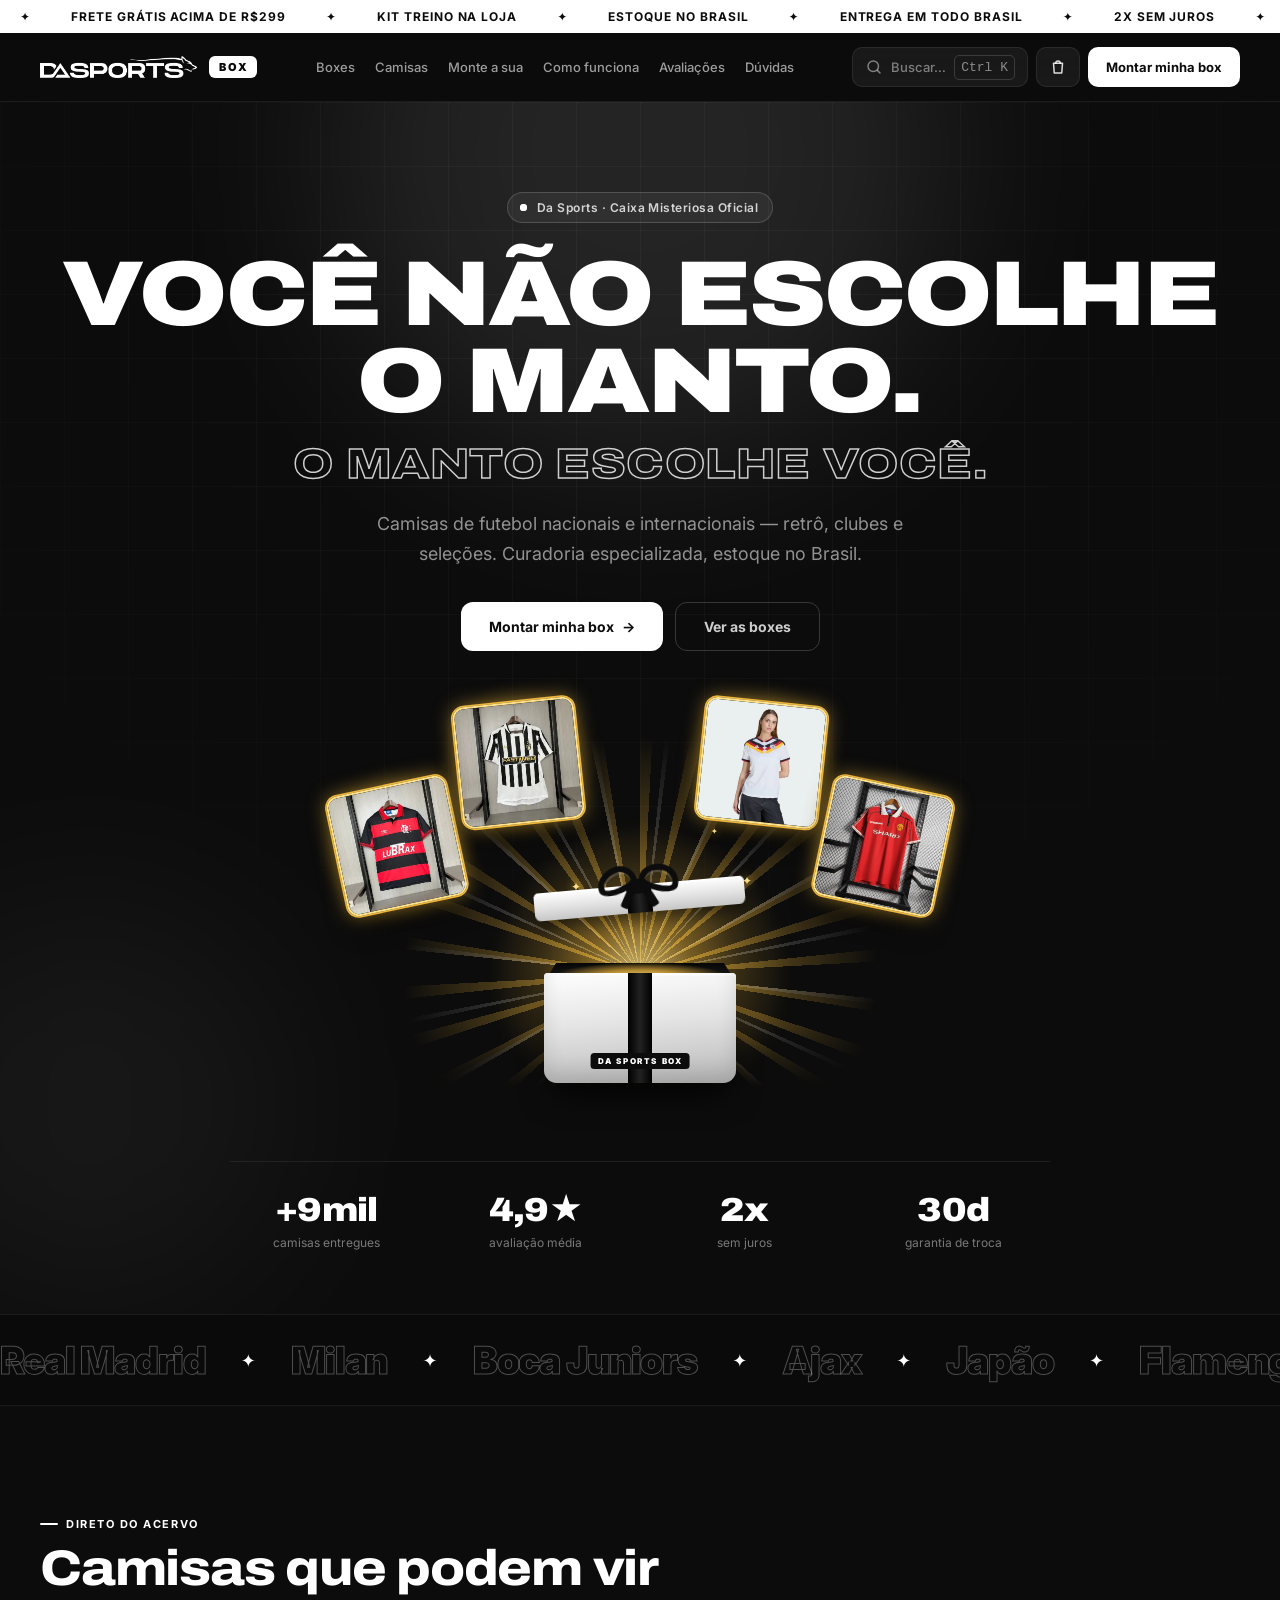
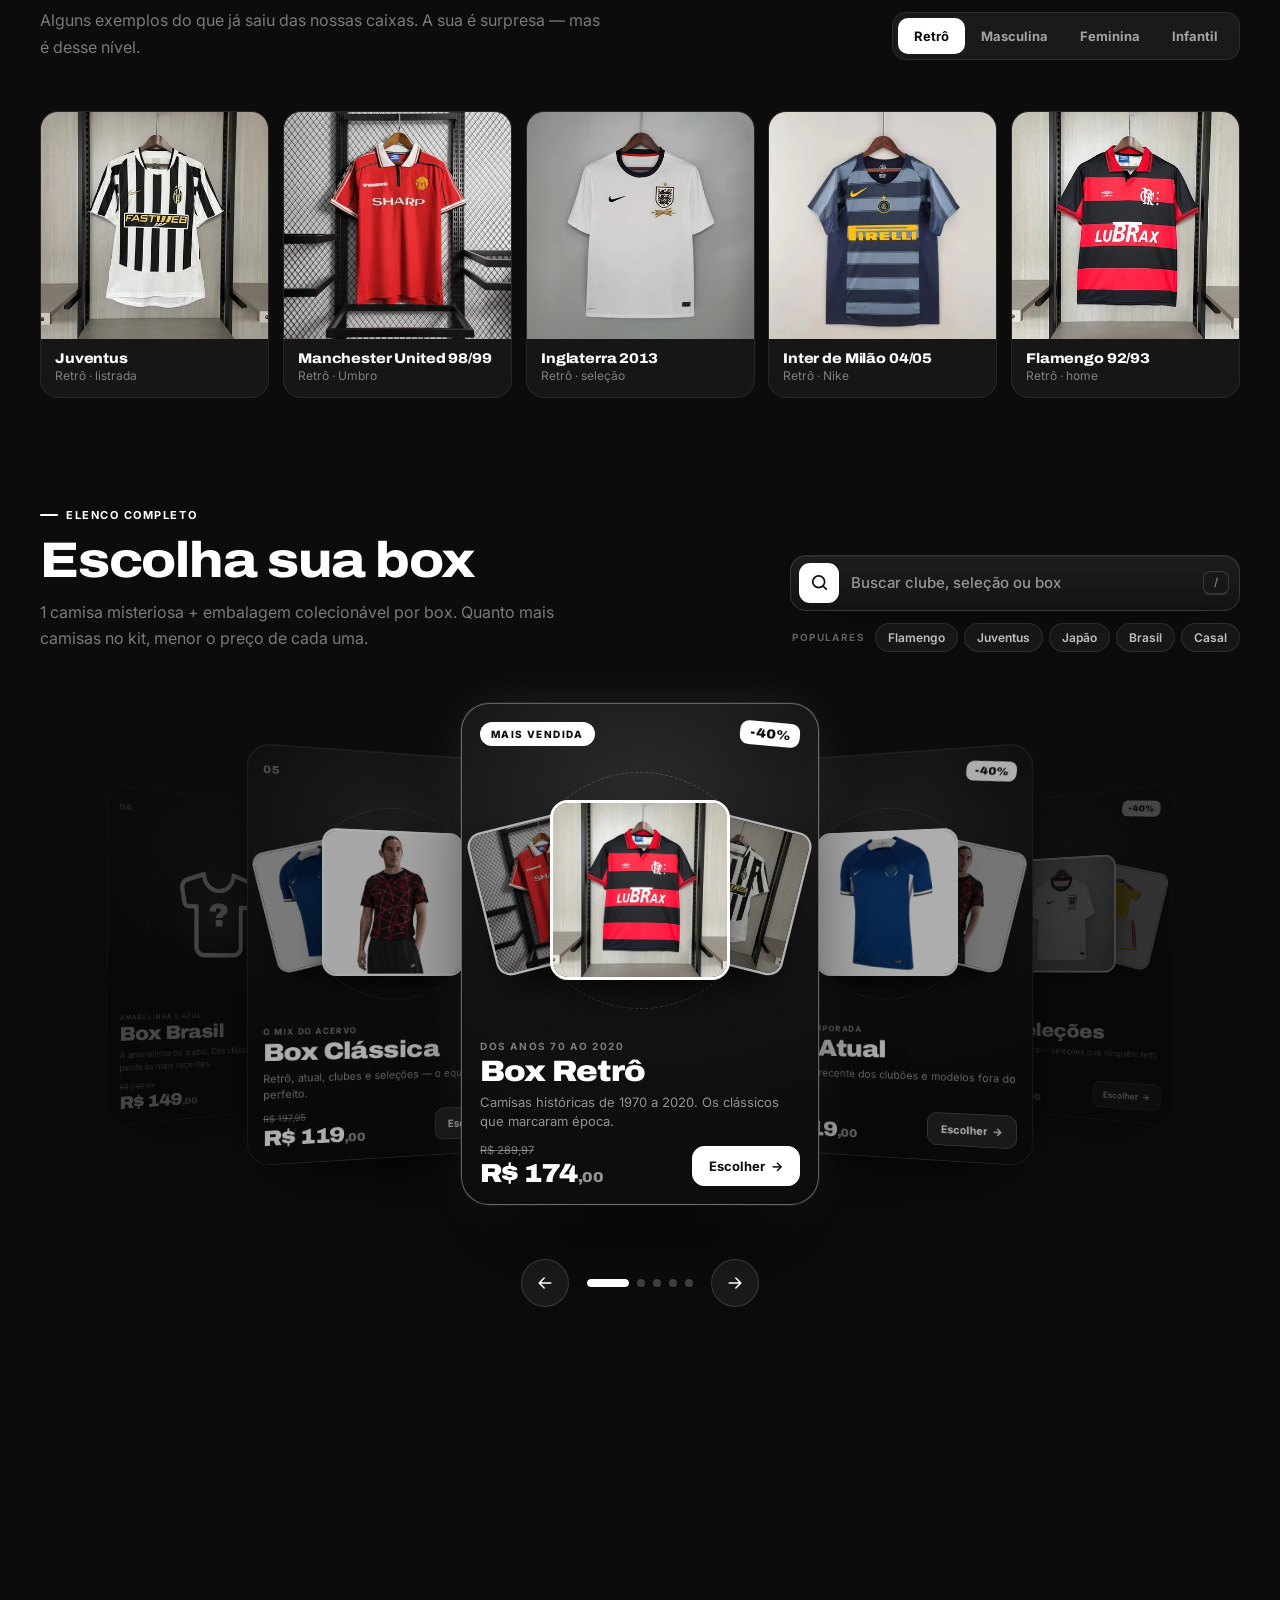
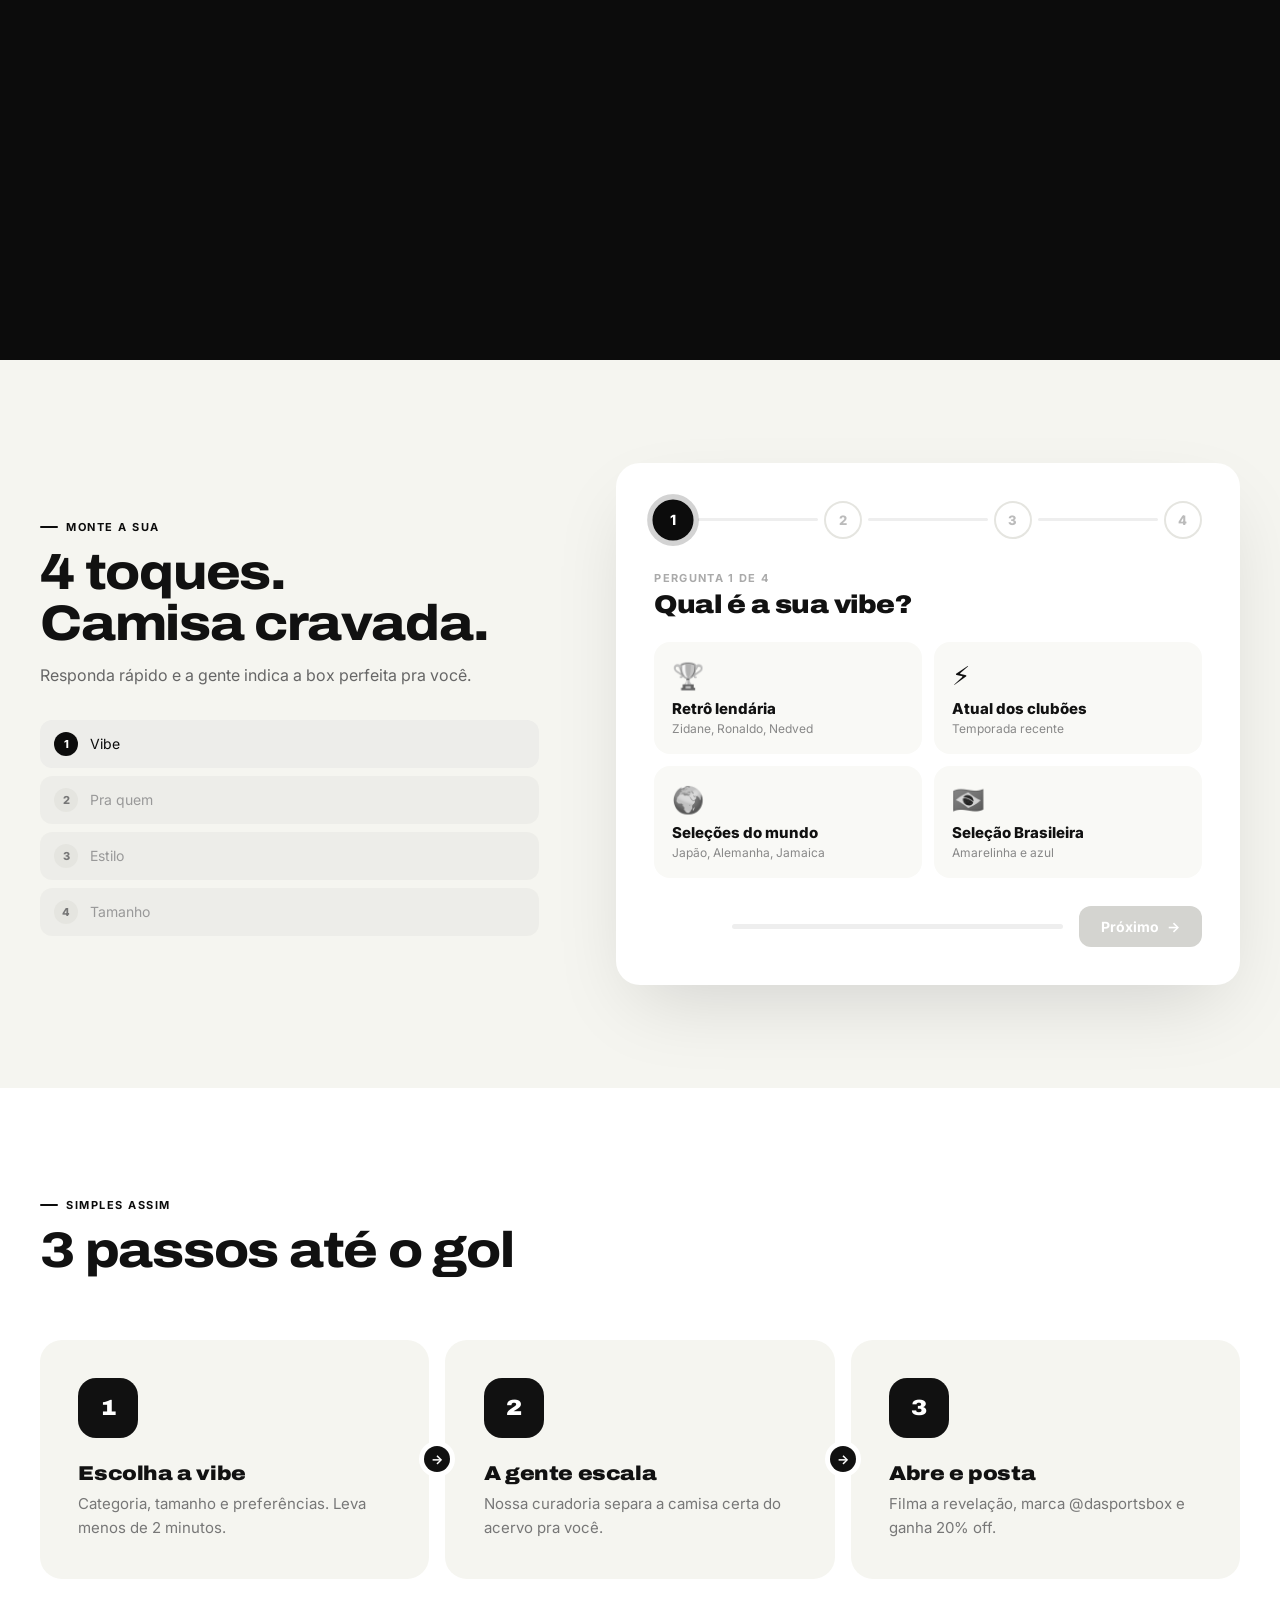
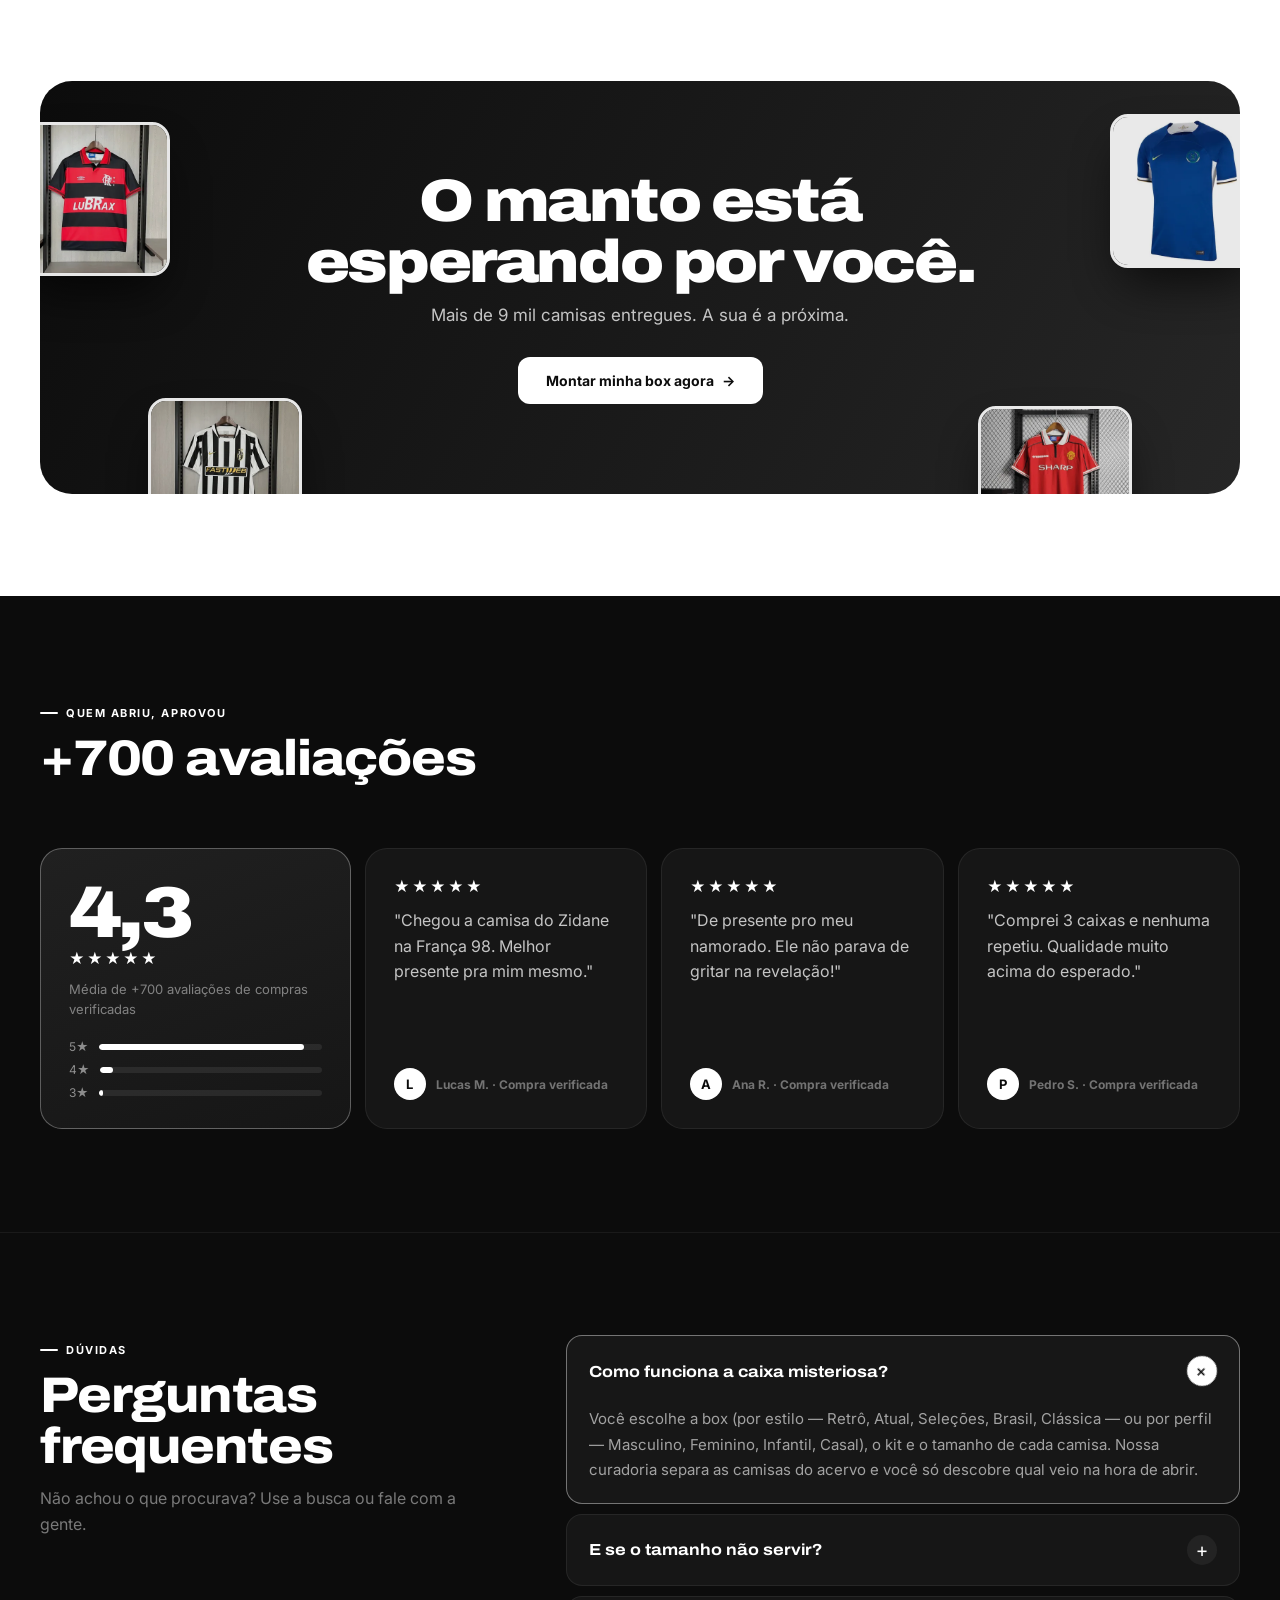
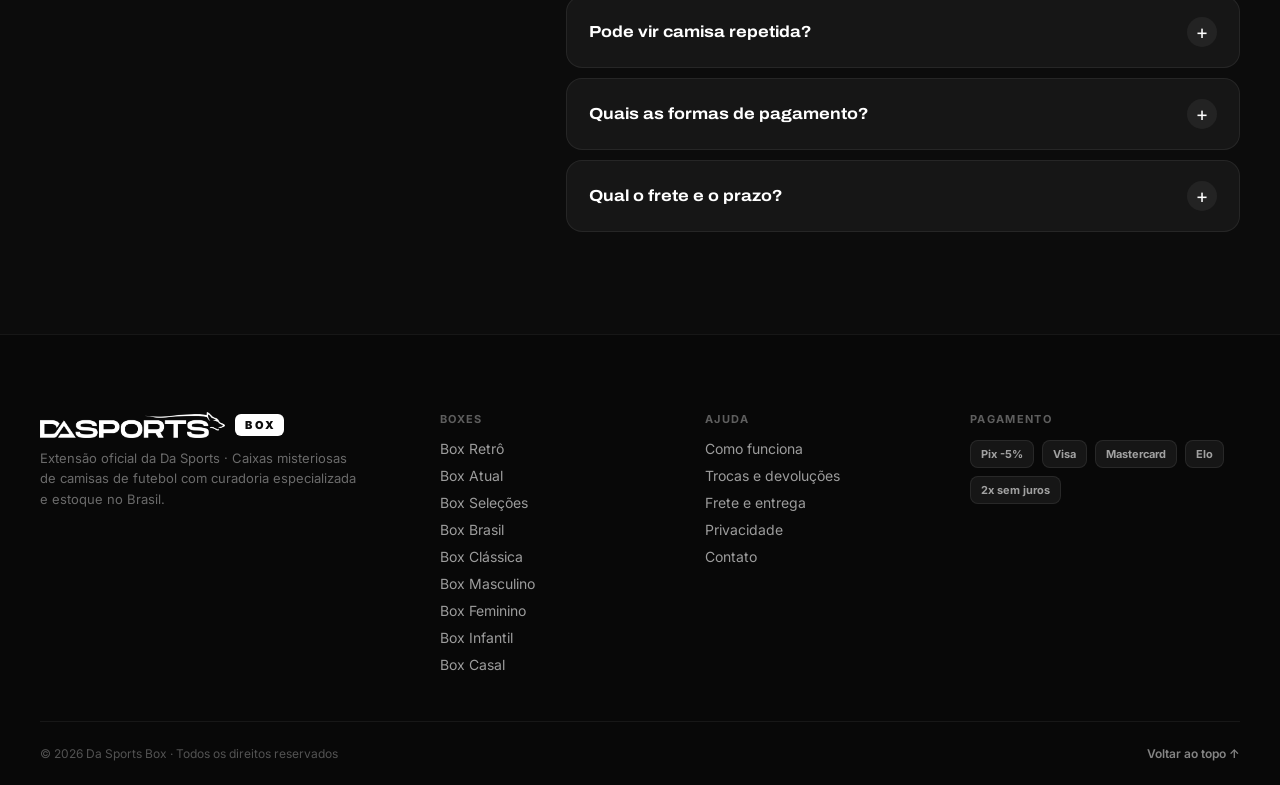
<file: index.html>
<!DOCTYPE html>
<html lang="pt-BR">
<head>
  <meta charset="UTF-8">
  <meta name="viewport" content="width=device-width, initial-scale=1.0">
  <title>Da Sports Box — Caixa Misteriosa de Camisas de Futebol</title>
  <meta name="description" content="Caixa misteriosa de camisas de futebol. Retrô, clubes e seleções. Curadoria especializada, estoque no Brasil.">
  <meta name="theme-color" content="#0c0c0c">
  <link rel="preconnect" href="https://fonts.googleapis.com">
  <link rel="preconnect" href="https://fonts.gstatic.com" crossorigin>
  <link href="https://fonts.googleapis.com/css2?family=Archivo:wdth,wght@62..125,500..900&family=Inter:wght@400;500;600;700;800&display=swap" rel="stylesheet">
  <link rel="stylesheet" href="css/global.css">
  <link rel="stylesheet" href="css/index.css">
</head>
<body class="page-home">

<div class="ticker" aria-hidden="true"><div class="ticker-inner" id="tick"></div></div>

<!-- HEADER -->
<header class="site-header">
  <div class="container header-inner">
    <a href="index.html" class="logo" aria-label="Da Sports Box — início"><img src="img/dasports-logo-branca.png" alt="Da Sports" width="157" height="22"><span class="logo-box">BOX</span></a>
    <nav class="nav-links" aria-label="Principal">
      <a href="index.html#boxes">Boxes</a>
      <a href="index.html#camisas">Camisas</a>
      <a href="index.html#quiz">Monte a sua</a>
      <a href="index.html#como-funciona">Como funciona</a>
      <a href="index.html#avaliacoes">Avaliações</a>
      <a href="index.html#faq">Dúvidas</a>
    </nav>
    <div class="header-actions">
      <button class="icon-btn search-trigger" type="button" data-search-open aria-label="Buscar">
        <svg viewBox="0 0 24 24" fill="none" stroke="currentColor" stroke-width="2" stroke-linecap="round"><circle cx="11" cy="11" r="7"/><path d="m20 20-3.5-3.5"/></svg>
        <span class="label">Buscar…</span><kbd>Ctrl K</kbd>
      </button>
      <button class="icon-btn cart-btn" type="button" data-drawer-open="cartDrawer" aria-label="Abrir carrinho">
        <svg viewBox="0 0 24 24" fill="none" stroke="currentColor" stroke-width="2" stroke-linecap="round" stroke-linejoin="round"><path d="M6 7h12l-1 13H7L6 7Z"/><path d="M9 7a3 3 0 0 1 6 0"/></svg>
        <span class="cart-count" data-n="0">0</span>
      </button>
      <a class="nav-cta" href="index.html#quiz">Montar minha box</a>
      <button class="icon-btn menu-toggle" type="button" data-drawer-open="menuDrawer" aria-label="Abrir menu"><span></span></button>
    </div>
  </div>
  <div class="scroll-progress"></div>
</header>

<!-- MENU (painel lateral) -->
<div class="drawer drawer-left" id="menuDrawer" role="dialog" aria-modal="true" aria-label="Menu" hidden>
  <div class="drawer-backdrop" data-drawer-close></div>
  <aside class="drawer-panel menu-panel">
    <div class="drawer-head">
      <a href="index.html" class="logo"><img src="img/dasports-logo-branca.png" alt="Da Sports" width="157" height="22"><span class="logo-box">BOX</span></a>
      <button class="drawer-x" type="button" data-drawer-close aria-label="Fechar menu">✕</button>
    </div>
    <button class="menu-search" type="button" data-search-open>
      <svg viewBox="0 0 24 24" fill="none" stroke="currentColor" stroke-width="2" stroke-linecap="round"><circle cx="11" cy="11" r="7"/><path d="m20 20-3.5-3.5"/></svg>
      Buscar box, clube, seleção…
    </button>
    <nav class="menu-links" aria-label="Menu">
      <a href="index.html#boxes"><span class="n">01</span>Boxes<i>→</i></a>
      <a href="index.html#camisas"><span class="n">02</span>Camisas<i>→</i></a>
      <a href="index.html#quiz"><span class="n">03</span>Monte a sua<i>→</i></a>
      <a href="index.html#como-funciona"><span class="n">04</span>Como funciona<i>→</i></a>
      <a href="index.html#avaliacoes"><span class="n">05</span>Avaliações<i>→</i></a>
      <a href="index.html#faq"><span class="n">06</span>Dúvidas<i>→</i></a>
    </nav>
    <div class="menu-label">Boxes</div>
    <div class="menu-boxes">
      <a href="box-retro.html"><img src="img/camisas/retro/05-flamengo-retro-19921993-home-p.webp" alt="" loading="lazy" width="420" height="420"><span>Retrô</span></a>
      <a href="box-atual.html"><img src="img/camisas/masculina/02-camisa-chelsea-i-2324-nike-azul-p.webp" alt="" loading="lazy" width="420" height="420"><span>Atual</span></a>
      <a href="box-selecoes.html"><img src="img/camisas/feminina/03-camisa-feminina-alemanha-202627-i-p.webp" alt="" loading="lazy" width="420" height="420"><span>Seleções</span></a>
      <a href="box-brasil.html"><span class="menu-mystery mystery"><span data-icon="shirt"></span><b>?</b></span><span>Brasil</span></a>
      <a href="box-classica.html"><img src="img/camisas/retro/01-camisa-juventus-retro-2010-preta-e-branca-p.webp" alt="" loading="lazy" width="420" height="420"><span>Clássica</span></a>
      <a href="box-masculino.html"><img src="img/camisas/masculina/02-camisa-chelsea-i-2324-nike-azul-p.webp" alt="" loading="lazy" width="420" height="420"><span>Masculino</span></a>
      <a href="box-feminino.html"><img src="img/camisas/feminina/02-camisa-feminina-senegal-202627-i-p.webp" alt="" loading="lazy" width="420" height="420"><span>Feminino</span></a>
      <a href="box-infantil.html"><img src="img/camisas/infantil/03-conjunto-infantil-colombia-202627-p.webp" alt="" loading="lazy" width="420" height="420"><span>Infantil</span></a>
      <a href="box-casal.html"><img src="img/camisas/masculina/05-camisa-nike-atletico-de-madrid-202526-pre-jogo-p.webp" alt="" loading="lazy" width="420" height="420"><span>Casal</span></a>
    </div>
    <div class="menu-foot">
      <a class="btn btn-white btn-block" href="index.html#quiz">Montar minha box <span class="arr">→</span></a>
      <p>Frete grátis acima de R$ 299 · Troca em 30 dias · 2x sem juros</p>
    </div>
  </aside>
</div>

<!-- BUSCA AJAX -->
<div class="search" id="search" role="dialog" aria-modal="true" aria-label="Buscar" hidden>
  <div class="search-panel">
    <div class="search-field">
      <svg viewBox="0 0 24 24" fill="none" stroke="currentColor" stroke-width="2" stroke-linecap="round"><circle cx="11" cy="11" r="7"/><path d="m20 20-3.5-3.5"/></svg>
      <input type="search" id="searchInput" placeholder="Buscar box, clube, seleção…" autocomplete="off" spellcheck="false" aria-label="Termo de busca">
      <span class="search-spinner"></span>
      <button class="search-close" type="button" data-search-close aria-label="Fechar busca"><span class="k-desk">ESC</span><span class="k-touch">Cancelar</span></button>
    </div>
    <div class="search-body" aria-live="polite"></div>
    <div class="search-foot"><span><kbd>↑</kbd><kbd>↓</kbd>navegar</span><span><kbd>Enter</kbd>abrir</span><span><kbd>Esc</kbd>fechar</span></div>
  </div>
</div>

<main>

<!-- HERO -->
<section class="hero">
  <div class="hero-bg" aria-hidden="true">
    <div class="hero-grid"></div>
    <div class="hero-orb orb-a"></div>
    <div class="hero-orb orb-b"></div>
  </div>
  <div class="container hero-inner">
    <div class="hero-pill"><span class="pill-dot"></span>Da Sports · Caixa Misteriosa Oficial</div>
    <h1 class="hero-h1 split-now" data-split>
      <span class="l">Você não escolhe</span>
      <span class="l">o manto.</span>
      <span class="l l-alt">O manto escolhe você.</span>
    </h1>
    <p class="hero-sub">Camisas de futebol nacionais e internacionais — retrô, clubes e seleções. Curadoria especializada, estoque no Brasil.</p>
    <div class="hero-actions">
      <a class="btn btn-main" href="#quiz">Montar minha box <span class="arr">→</span></a>
      <a class="btn btn-ghost" href="#boxes">Ver as boxes</a>
    </div>

    <div class="reveal" id="heroFan">
      <div class="rv-light" aria-hidden="true">
        <div class="rv-rays"><i></i><i></i></div>
        <div class="rv-glow"></div>
        <div class="rv-motes" id="rvMotes"></div>
      </div>
      <div class="rv-shirts" aria-hidden="true">
        <div class="rv-shirt far" style="--x:-38cqw;--y:15cqw;--r:-12deg;--delay:.1s"><div class="rv-card"><img src="img/camisas/retro/05-flamengo-retro-19921993-home-p.webp" alt="" width="420" height="420"></div></div>
        <div class="rv-shirt" style="--x:-19cqw;--y:2cqw;--r:-6deg;--delay:0s"><div class="rv-card"><img src="img/camisas/retro/01-camisa-juventus-retro-2010-preta-e-branca-p.webp" alt="" width="420" height="420"></div></div>
        <div class="rv-shirt" style="--x:19cqw;--y:2cqw;--r:6deg;--delay:.05s"><div class="rv-card"><img src="img/camisas/feminina/03-camisa-feminina-alemanha-202627-i-p.webp" alt="" width="420" height="420"></div></div>
        <div class="rv-shirt far" style="--x:38cqw;--y:15cqw;--r:12deg;--delay:.15s"><div class="rv-card"><img src="img/camisas/retro/02-camisa-manchester-united-home-1-199899-umbro-retro-masculina-p.webp" alt="" width="420" height="420"></div></div>
      </div>
      <div class="rv-sparks" id="rvSparks" aria-hidden="true"></div>
      <button type="button" class="rv-box" id="rvBox" aria-label="Abrir a caixa misteriosa">
        <span class="rv-inside"></span>
        <span class="rv-base"><span class="rv-q">?</span><span class="rv-tag">DA SPORTS BOX</span></span>
        <span class="rv-leak"></span>
        <span class="rv-lid">
          <span class="rv-lid-front"></span>
          <span class="rv-bow"><i></i><i></i><b></b><b></b></span>
        </span>
      </button>
      <div class="rv-flash" aria-hidden="true"></div>
      <span class="rv-hint">Toque na caixa pra embaralhar</span>
    </div>

    <div class="hero-stats">
      <div><div class="stat-n" data-count="9" data-prefix="+" data-suffix="mil">+9mil</div><div class="stat-l">camisas entregues</div></div>
      <div><div class="stat-n" data-count="4.9" data-decimals="1" data-suffix="★">4.9★</div><div class="stat-l">avaliação média</div></div>
      <div><div class="stat-n" data-count="2" data-suffix="x">2x</div><div class="stat-l">sem juros</div></div>
      <div><div class="stat-n" data-count="30" data-suffix="d">30d</div><div class="stat-l">garantia de troca</div></div>
    </div>
  </div>
</section>

<!-- FAIXA DE CLUBES -->
<div class="clubs" aria-hidden="true">
  <div class="clubs-track">
    <span>Real Madrid</span><i>✦</i><span>Milan</span><i>✦</i><span>Boca Juniors</span><i>✦</i><span>Ajax</span><i>✦</i><span>Japão</span><i>✦</i><span>Flamengo</span><i>✦</i><span>Juventus</span><i>✦</i><span>Nigéria</span><i>✦</i><span>Barcelona</span><i>✦</i><span>Holanda 88</span><i>✦</i>
    <span>Real Madrid</span><i>✦</i><span>Milan</span><i>✦</i><span>Boca Juniors</span><i>✦</i><span>Ajax</span><i>✦</i><span>Japão</span><i>✦</i><span>Flamengo</span><i>✦</i><span>Juventus</span><i>✦</i><span>Nigéria</span><i>✦</i><span>Barcelona</span><i>✦</i><span>Holanda 88</span><i>✦</i>
  </div>
</div>

<!-- CAMISAS QUE PODEM VIR -->
<section class="shirts section" id="camisas">
  <div class="container">
    <div class="s-head">
      <div>
        <p class="s-label" data-reveal>Direto do acervo</p>
        <h2 class="s-title" data-split>Camisas que podem vir</h2>
        <p class="s-sub" data-reveal style="--d:2">Alguns exemplos do que já saiu das nossas caixas. A sua é surpresa — mas é desse nível.</p>
      </div>
      <div class="shirt-tabs" role="tablist" aria-label="Categoria" data-reveal="left">
        <button type="button" class="shirt-tab on" role="tab" aria-selected="true" aria-controls="shirtGrid" data-cat="retro">Retrô</button>
        <button type="button" class="shirt-tab" role="tab" aria-selected="false" aria-controls="shirtGrid" data-cat="masculina">Masculina</button>
        <button type="button" class="shirt-tab" role="tab" aria-selected="false" aria-controls="shirtGrid" data-cat="feminina">Feminina</button>
        <button type="button" class="shirt-tab" role="tab" aria-selected="false" aria-controls="shirtGrid" data-cat="infantil">Infantil</button>
        <span class="shirt-tab-ind" aria-hidden="true"></span>
      </div>
    </div>
    <div class="shirt-grid" id="shirtGrid">
<!-- CAMISAS:INICIO -->
      <figure class="shirt-card" data-cat="retro">
        <div class="shirt-img"><img src="img/camisas/retro/01-camisa-juventus-retro-2010-preta-e-branca-p.webp" data-full="img/camisas/retro/01-camisa-juventus-retro-2010-preta-e-branca.webp" alt="Juventus — Retrô · listrada" loading="lazy" width="420" height="420"></div>
        <figcaption><span class="shirt-name">Juventus</span><span class="shirt-det">Retrô · listrada</span></figcaption>
      </figure>
      <figure class="shirt-card" data-cat="retro">
        <div class="shirt-img"><img src="img/camisas/retro/02-camisa-manchester-united-home-1-199899-umbro-retro-masculina-p.webp" data-full="img/camisas/retro/02-camisa-manchester-united-home-1-199899-umbro-retro-masculina.webp" alt="Manchester United 98/99 — Retrô · Umbro" loading="lazy" width="420" height="420"></div>
        <figcaption><span class="shirt-name">Manchester United 98/99</span><span class="shirt-det">Retrô · Umbro</span></figcaption>
      </figure>
      <figure class="shirt-card" data-cat="retro">
        <div class="shirt-img"><img src="img/camisas/retro/03-camisa-inglaterra-retro-2013-branca-nike-p.webp" data-full="img/camisas/retro/03-camisa-inglaterra-retro-2013-branca-nike.webp" alt="Inglaterra 2013 — Retrô · seleção" loading="lazy" width="420" height="420"></div>
        <figcaption><span class="shirt-name">Inglaterra 2013</span><span class="shirt-det">Retrô · seleção</span></figcaption>
      </figure>
      <figure class="shirt-card" data-cat="retro">
        <div class="shirt-img"><img src="img/camisas/retro/04-camisa-inter-de-milao-retro-0405-masculino-p.webp" data-full="img/camisas/retro/04-camisa-inter-de-milao-retro-0405-masculino.webp" alt="Inter de Milão 04/05 — Retrô · Nike" loading="lazy" width="420" height="420"></div>
        <figcaption><span class="shirt-name">Inter de Milão 04/05</span><span class="shirt-det">Retrô · Nike</span></figcaption>
      </figure>
      <figure class="shirt-card" data-cat="retro">
        <div class="shirt-img"><img src="img/camisas/retro/05-flamengo-retro-19921993-home-p.webp" data-full="img/camisas/retro/05-flamengo-retro-19921993-home.webp" alt="Flamengo 92/93 — Retrô · home" loading="lazy" width="420" height="420"></div>
        <figcaption><span class="shirt-name">Flamengo 92/93</span><span class="shirt-det">Retrô · home</span></figcaption>
      </figure>
      <figure class="shirt-card" data-cat="masculina">
        <div class="shirt-img"><img src="img/camisas/masculina/01-regata-orlando-magic-masculina-preta-p.webp" data-full="img/camisas/masculina/01-regata-orlando-magic-masculina-preta.webp" alt="Orlando Magic — Regata NBA" loading="lazy" width="420" height="420"></div>
        <figcaption><span class="shirt-name">Orlando Magic</span><span class="shirt-det">Regata NBA</span></figcaption>
      </figure>
      <figure class="shirt-card" data-cat="masculina">
        <div class="shirt-img"><img src="img/camisas/masculina/02-camisa-chelsea-i-2324-nike-azul-p.webp" data-full="img/camisas/masculina/02-camisa-chelsea-i-2324-nike-azul.webp" alt="Chelsea 23/24 — Masculina · home" loading="lazy" width="420" height="420"></div>
        <figcaption><span class="shirt-name">Chelsea 23/24</span><span class="shirt-det">Masculina · home</span></figcaption>
      </figure>
      <figure class="shirt-card" data-cat="masculina">
        <div class="shirt-img"><img src="img/camisas/masculina/03-camisa-masculina-umbro-gremio-oficial-2425-torcedor-com-patr-p.webp" data-full="img/camisas/masculina/03-camisa-masculina-umbro-gremio-oficial-2425-torcedor-com-patr.webp" alt="Grêmio 24/25 — Masculina · torcedor" loading="lazy" width="420" height="420"></div>
        <figcaption><span class="shirt-name">Grêmio 24/25</span><span class="shirt-det">Masculina · torcedor</span></figcaption>
      </figure>
      <figure class="shirt-card" data-cat="masculina">
        <div class="shirt-img"><img src="img/camisas/masculina/04-camisa-sao-paulo-2526-goleiro-home-p.webp" data-full="img/camisas/masculina/04-camisa-sao-paulo-2526-goleiro-home.webp" alt="São Paulo 25/26 — Masculina · goleiro" loading="lazy" width="420" height="420"></div>
        <figcaption><span class="shirt-name">São Paulo 25/26</span><span class="shirt-det">Masculina · goleiro</span></figcaption>
      </figure>
      <figure class="shirt-card" data-cat="masculina">
        <div class="shirt-img"><img src="img/camisas/masculina/05-camisa-nike-atletico-de-madrid-202526-pre-jogo-p.webp" data-full="img/camisas/masculina/05-camisa-nike-atletico-de-madrid-202526-pre-jogo.webp" alt="Atlético de Madrid 25/26 — Masculina · pré-jogo" loading="lazy" width="420" height="420"></div>
        <figcaption><span class="shirt-name">Atlético de Madrid 25/26</span><span class="shirt-det">Masculina · pré-jogo</span></figcaption>
      </figure>
      <figure class="shirt-card" data-cat="feminina">
        <div class="shirt-img"><img src="img/camisas/feminina/01-camisa-feminina-nike-atletico-madrid-202526-i-torcedor-p.webp" data-full="img/camisas/feminina/01-camisa-feminina-nike-atletico-madrid-202526-i-torcedor.webp" alt="Atlético de Madrid 25/26 — Feminina · torcedor" loading="lazy" width="420" height="420"></div>
        <figcaption><span class="shirt-name">Atlético de Madrid 25/26</span><span class="shirt-det">Feminina · torcedor</span></figcaption>
      </figure>
      <figure class="shirt-card" data-cat="feminina">
        <div class="shirt-img"><img src="img/camisas/feminina/02-camisa-feminina-senegal-202627-i-p.webp" data-full="img/camisas/feminina/02-camisa-feminina-senegal-202627-i.webp" alt="Senegal 26/27 — Feminina · seleção" loading="lazy" width="420" height="420"></div>
        <figcaption><span class="shirt-name">Senegal 26/27</span><span class="shirt-det">Feminina · seleção</span></figcaption>
      </figure>
      <figure class="shirt-card" data-cat="feminina">
        <div class="shirt-img"><img src="img/camisas/feminina/03-camisa-feminina-alemanha-202627-i-p.webp" data-full="img/camisas/feminina/03-camisa-feminina-alemanha-202627-i.webp" alt="Alemanha 26/27 — Feminina · seleção" loading="lazy" width="420" height="420"></div>
        <figcaption><span class="shirt-name">Alemanha 26/27</span><span class="shirt-det">Feminina · seleção</span></figcaption>
      </figure>
      <figure class="shirt-card" data-cat="feminina">
        <div class="shirt-img"><img src="img/camisas/feminina/04-camisa-bahia-2425-uniforme-2-jogo-feminina-p.webp" data-full="img/camisas/feminina/04-camisa-bahia-2425-uniforme-2-jogo-feminina.webp" alt="Bahia 24/25 — Feminina · uniforme 2" loading="lazy" width="420" height="420"></div>
        <figcaption><span class="shirt-name">Bahia 24/25</span><span class="shirt-det">Feminina · uniforme 2</span></figcaption>
      </figure>
      <figure class="shirt-card" data-cat="feminina">
        <div class="shirt-img"><img src="img/camisas/feminina/05-camisa-cruzeiro-ii-202627-torcedor-adidas-feminina-brancoazu-p.webp" data-full="img/camisas/feminina/05-camisa-cruzeiro-ii-202627-torcedor-adidas-feminina-brancoazu.webp" alt="Cruzeiro 26/27 — Feminina · uniforme 2" loading="lazy" width="420" height="420"></div>
        <figcaption><span class="shirt-name">Cruzeiro 26/27</span><span class="shirt-det">Feminina · uniforme 2</span></figcaption>
      </figure>
      <figure class="shirt-card" data-cat="infantil">
        <div class="shirt-img"><img src="img/camisas/infantil/01-kit-infantil-atletico-de-madrid-l-2425-p.webp" data-full="img/camisas/infantil/01-kit-infantil-atletico-de-madrid-l-2425.webp" alt="Atlético de Madrid 24/25 — Kit infantil" loading="lazy" width="420" height="420"></div>
        <figcaption><span class="shirt-name">Atlético de Madrid 24/25</span><span class="shirt-det">Kit infantil</span></figcaption>
      </figure>
      <figure class="shirt-card" data-cat="infantil">
        <div class="shirt-img"><img src="img/camisas/infantil/02-conjunto-infantil-aston-villa-home-2425-vinho-p.webp" data-full="img/camisas/infantil/02-conjunto-infantil-aston-villa-home-2425-vinho.webp" alt="Aston Villa 24/25 — Conjunto infantil" loading="lazy" width="420" height="420"></div>
        <figcaption><span class="shirt-name">Aston Villa 24/25</span><span class="shirt-det">Conjunto infantil</span></figcaption>
      </figure>
      <figure class="shirt-card" data-cat="infantil">
        <div class="shirt-img"><img src="img/camisas/infantil/03-conjunto-infantil-colombia-202627-p.webp" data-full="img/camisas/infantil/03-conjunto-infantil-colombia-202627.webp" alt="Colômbia 26/27 — Conjunto infantil" loading="lazy" width="420" height="420"></div>
        <figcaption><span class="shirt-name">Colômbia 26/27</span><span class="shirt-det">Conjunto infantil</span></figcaption>
      </figure>
      <figure class="shirt-card" data-cat="infantil">
        <div class="shirt-img"><img src="img/camisas/infantil/04-kit-infantil-borussia-dortmund-2324-amarelopreto-p.webp" data-full="img/camisas/infantil/04-kit-infantil-borussia-dortmund-2324-amarelopreto.webp" alt="Borussia Dortmund 23/24 — Kit infantil" loading="lazy" width="420" height="420"></div>
        <figcaption><span class="shirt-name">Borussia Dortmund 23/24</span><span class="shirt-det">Kit infantil</span></figcaption>
      </figure>
      <figure class="shirt-card" data-cat="infantil">
        <div class="shirt-img"><img src="img/camisas/infantil/05-conjunto-infantil-borussia-dortmund-202627-p.webp" data-full="img/camisas/infantil/05-conjunto-infantil-borussia-dortmund-202627.webp" alt="Borussia Dortmund 26/27 — Conjunto infantil" loading="lazy" width="420" height="420"></div>
        <figcaption><span class="shirt-name">Borussia Dortmund 26/27</span><span class="shirt-det">Conjunto infantil</span></figcaption>
      </figure>
<!-- CAMISAS:FIM -->
    </div>
  </div>
</section>

<!-- BOXES -->
<section class="boxes section" id="boxes">
  <div class="container">
    <div class="s-head">
      <div>
        <p class="s-label" data-reveal>Elenco completo</p>
        <h2 class="s-title" data-split>Escolha sua box</h2>
        <p class="s-sub" data-reveal style="--d:2">1 camisa misteriosa + embalagem colecionável por box. Quanto mais camisas no kit, menor o preço de cada uma.</p>
      </div>
      <div class="box-finder" data-reveal="left">
        <button class="box-search" type="button" data-search-open>
          <span class="box-search-ico" data-icon="search"></span>
          <span class="box-search-txt">Buscar clube, seleção ou box</span>
          <kbd>/</kbd>
        </button>
        <div class="box-chips" aria-label="Buscas populares">
          <span>Populares</span>
          <button type="button" data-search-q="Flamengo">Flamengo</button>
          <button type="button" data-search-q="Juventus">Juventus</button>
          <button type="button" data-search-q="Japão">Japão</button>
          <button type="button" data-search-q="Brasil">Brasil</button>
          <button type="button" data-search-q="Casal">Casal</button>
        </div>
      </div>
    </div>

    <div class="bx" id="bxCarousel" role="region" aria-roledescription="carrossel" aria-label="Boxes">
      <div class="bx-glow" aria-hidden="true"></div>
      <div class="bx-stage">
      <a href="box-retro.html" class="bx-card" data-i="0" aria-label="Box Retrô — a partir de R$ 174">
        <span class="bx-inner">
          <span class="bx-top"><span class="bx-hot">Mais vendida</span><span class="bx-off">-40%</span></span>
          <span class="bx-visual">
            <span class="bx-ring" aria-hidden="true"></span>
          <span class="bx-deck">
            <img src="img/camisas/retro/05-flamengo-retro-19921993-home-p.webp" alt="" loading="lazy" width="420" height="420">
            <img src="img/camisas/retro/01-camisa-juventus-retro-2010-preta-e-branca-p.webp" alt="" loading="lazy" width="420" height="420">
            <img src="img/camisas/retro/02-camisa-manchester-united-home-1-199899-umbro-retro-masculina-p.webp" alt="" loading="lazy" width="420" height="420">
            <img src="img/camisas/retro/04-camisa-inter-de-milao-retro-0405-masculino-p.webp" alt="" loading="lazy" width="420" height="420">
            <img src="img/camisas/retro/03-camisa-inglaterra-retro-2013-branca-nike-p.webp" alt="" loading="lazy" width="420" height="420">
          </span>
          </span>
          <span class="bx-body">
            <span class="bx-kick">Dos anos 70 ao 2020</span>
            <span class="bx-name">Box Retrô</span>
            <span class="bx-desc">Camisas históricas de 1970 a 2020. Os clássicos que marcaram época.</span>
            <span class="bx-foot">
              <span class="bx-price"><s>R$ 289,97</s>R$ 174<small>,00</small></span>
              <span class="bx-go">Escolher <span class="arr">→</span></span>
            </span>
          </span>
        </span>
      </a>
      <a href="box-atual.html" class="bx-card" data-i="1" aria-label="Box Atual — a partir de R$ 119">
        <span class="bx-inner">
          <span class="bx-top"><span class="bx-num">02</span><span class="bx-off">-40%</span></span>
          <span class="bx-visual">
            <span class="bx-ring" aria-hidden="true"></span>
          <span class="bx-deck">
            <img src="img/camisas/masculina/03-camisa-masculina-umbro-gremio-oficial-2425-torcedor-com-patr-p.webp" alt="" loading="lazy" width="420" height="420">
            <img src="img/camisas/masculina/02-camisa-chelsea-i-2324-nike-azul-p.webp" alt="" loading="lazy" width="420" height="420">
            <img src="img/camisas/masculina/05-camisa-nike-atletico-de-madrid-202526-pre-jogo-p.webp" alt="" loading="lazy" width="420" height="420">
            <img src="img/camisas/masculina/04-camisa-sao-paulo-2526-goleiro-home-p.webp" alt="" loading="lazy" width="420" height="420">
            <img src="img/camisas/feminina/05-camisa-cruzeiro-ii-202627-torcedor-adidas-feminina-brancoazu-p.webp" alt="" loading="lazy" width="420" height="420">
          </span>
          </span>
          <span class="bx-body">
            <span class="bx-kick">Última temporada</span>
            <span class="bx-name">Box Atual</span>
            <span class="bx-desc">Temporada recente dos clubões e modelos fora do padrão.</span>
            <span class="bx-foot">
              <span class="bx-price"><s>R$ 197,97</s>R$ 119<small>,00</small></span>
              <span class="bx-go">Escolher <span class="arr">→</span></span>
            </span>
          </span>
        </span>
      </a>
      <a href="box-selecoes.html" class="bx-card" data-i="2" aria-label="Box Seleções — a partir de R$ 149">
        <span class="bx-inner">
          <span class="bx-top"><span class="bx-num">03</span><span class="bx-off">-40%</span></span>
          <span class="bx-visual">
            <span class="bx-ring" aria-hidden="true"></span>
          <span class="bx-deck">
            <img src="img/camisas/feminina/03-camisa-feminina-alemanha-202627-i-p.webp" alt="" loading="lazy" width="420" height="420">
            <img src="img/camisas/feminina/02-camisa-feminina-senegal-202627-i-p.webp" alt="" loading="lazy" width="420" height="420">
            <img src="img/camisas/retro/03-camisa-inglaterra-retro-2013-branca-nike-p.webp" alt="" loading="lazy" width="420" height="420">
            <img src="img/camisas/infantil/03-conjunto-infantil-colombia-202627-p.webp" alt="" loading="lazy" width="420" height="420">
          </span>
          </span>
          <span class="bx-body">
            <span class="bx-kick">32 países</span>
            <span class="bx-name">Box Seleções</span>
            <span class="bx-desc">Do Japão à Jamaica — seleções que ninguém tem.</span>
            <span class="bx-foot">
              <span class="bx-price"><s>R$ 249,97</s>R$ 149<small>,00</small></span>
              <span class="bx-go">Escolher <span class="arr">→</span></span>
            </span>
          </span>
        </span>
      </a>
      <a href="box-brasil.html" class="bx-card" data-i="3" aria-label="Box Brasil — a partir de R$ 149">
        <span class="bx-inner">
          <span class="bx-top"><span class="bx-num">04</span><span class="bx-off">-40%</span></span>
          <span class="bx-visual">
            <span class="bx-ring" aria-hidden="true"></span>
          <span class="bx-deck bx-deck-mystery"><span class="mystery"><span data-icon="shirt"></span><b>?</b></span></span>
          </span>
          <span class="bx-body">
            <span class="bx-kick">Amarelinha e azul</span>
            <span class="bx-name">Box Brasil</span>
            <span class="bx-desc">A amarelinha ou a azul. Das clássicas do tetra e do penta às mais recentes.</span>
            <span class="bx-foot">
              <span class="bx-price"><s>R$ 249,97</s>R$ 149<small>,00</small></span>
              <span class="bx-go">Escolher <span class="arr">→</span></span>
            </span>
          </span>
        </span>
      </a>
      <a href="box-classica.html" class="bx-card" data-i="4" aria-label="Box Clássica — a partir de R$ 119">
        <span class="bx-inner">
          <span class="bx-top"><span class="bx-num">05</span><span class="bx-off">-40%</span></span>
          <span class="bx-visual">
            <span class="bx-ring" aria-hidden="true"></span>
          <span class="bx-deck">
            <img src="img/camisas/retro/01-camisa-juventus-retro-2010-preta-e-branca-p.webp" alt="" loading="lazy" width="420" height="420">
            <img src="img/camisas/masculina/02-camisa-chelsea-i-2324-nike-azul-p.webp" alt="" loading="lazy" width="420" height="420">
            <img src="img/camisas/feminina/03-camisa-feminina-alemanha-202627-i-p.webp" alt="" loading="lazy" width="420" height="420">
            <img src="img/camisas/retro/05-flamengo-retro-19921993-home-p.webp" alt="" loading="lazy" width="420" height="420">
            <img src="img/camisas/masculina/05-camisa-nike-atletico-de-madrid-202526-pre-jogo-p.webp" alt="" loading="lazy" width="420" height="420">
          </span>
          </span>
          <span class="bx-body">
            <span class="bx-kick">O mix do acervo</span>
            <span class="bx-name">Box Clássica</span>
            <span class="bx-desc">Retrô, atual, clubes e seleções — o equilíbrio perfeito.</span>
            <span class="bx-foot">
              <span class="bx-price"><s>R$ 197,95</s>R$ 119<small>,00</small></span>
              <span class="bx-go">Escolher <span class="arr">→</span></span>
            </span>
          </span>
        </span>
      </a>
      </div>
      <div class="bx-nav">
        <button type="button" class="bx-arrow" data-bx="-1" aria-label="Box anterior"><span data-icon="arrow"></span></button>
        <div class="bx-dots" role="tablist" aria-label="Escolher box"></div>
        <button type="button" class="bx-arrow" data-bx="1" aria-label="Próxima box"><span data-icon="arrow"></span></button>
      </div>
    </div>

    <div class="fit-head" data-reveal>
      <h3>Pra quem é o manto?</h3>
      <p>Boxes montadas por perfil — com a modelagem certa pra cada um.</p>
    </div>
    <div class="fit-grid" data-stagger="up">
      <a href="box-masculino.html" class="fit-card spotlight">
        <div class="fit-img"><img src="img/camisas/masculina/02-camisa-chelsea-i-2324-nike-azul-p.webp" alt="" loading="lazy" width="420" height="420"></div>
        <div class="fit-body"><span class="fit-kicker">Ele</span><div class="fit-name">Box Masculino</div><div class="fit-price">a partir de <b>R$ 119</b></div></div>
      </a>
      <a href="box-feminino.html" class="fit-card spotlight">
        <div class="fit-img"><img src="img/camisas/feminina/02-camisa-feminina-senegal-202627-i-p.webp" alt="" loading="lazy" width="420" height="420"></div>
        <div class="fit-body"><span class="fit-kicker">Ela</span><div class="fit-name">Box Feminino</div><div class="fit-price">a partir de <b>R$ 119</b></div></div>
      </a>
      <a href="box-infantil.html" class="fit-card spotlight">
        <div class="fit-img"><img src="img/camisas/infantil/03-conjunto-infantil-colombia-202627-p.webp" alt="" loading="lazy" width="420" height="420"></div>
        <div class="fit-body"><span class="fit-kicker">Kids</span><div class="fit-name">Box Infantil</div><div class="fit-price">a partir de <b>R$ 99</b></div></div>
      </a>
      <a href="box-casal.html" class="fit-card spotlight">
        <div class="fit-img fit-pair"><img src="img/camisas/masculina/03-camisa-masculina-umbro-gremio-oficial-2425-torcedor-com-patr-p.webp" alt="" loading="lazy" width="420" height="420"><img src="img/camisas/feminina/05-camisa-cruzeiro-ii-202627-torcedor-adidas-feminina-brancoazu-p.webp" alt="" loading="lazy" width="420" height="420"></div>
        <div class="fit-body"><span class="fit-kicker">Ele + Ela</span><div class="fit-name">Box Casal</div><div class="fit-price">a partir de <b>R$ 219</b> o par</div></div>
      </a>
    </div>
  </div>
</section>

<!-- QUIZ -->
<section class="quiz section" id="quiz">
  <div class="container quiz-inner">
    <div class="quiz-intro">
      <p class="s-label" data-reveal>Monte a sua</p>
      <h2 class="s-title" data-split>4 toques.<br>Camisa cravada.</h2>
      <p class="s-sub" data-reveal style="--d:2">Responda rápido e a gente indica a box perfeita pra você.</p>
      <ul class="quiz-summary" id="qSummary" data-reveal style="--d:3"></ul>
    </div>

    <div class="q-card" data-reveal="scale">
      <div class="q-steps" id="qSteps">
        <div class="q-step active">1</div><div class="q-line"><i></i></div>
        <div class="q-step">2</div><div class="q-line"><i></i></div>
        <div class="q-step">3</div><div class="q-line"><i></i></div>
        <div class="q-step">4</div>
      </div>
      <div class="q-stage" id="qStage">
        <p class="q-count" id="qCount">Pergunta 1 de 4</p>
        <p class="q-question" id="qQuestion">Qual é a sua vibe?</p>
        <div class="q-opts" id="qOpts" role="radiogroup"></div>
      </div>
      <div class="q-footer">
        <button class="q-back" type="button" id="qBack" disabled>← Voltar</button>
        <div class="q-prog-bar"><div class="q-prog-fill" id="qProg"></div></div>
        <button class="btn btn-main" type="button" id="qNext" disabled>Próximo <span class="arr">→</span></button>
      </div>
    </div>
  </div>
</section>

<!-- COMO FUNCIONA -->
<section class="how section" id="como-funciona">
  <div class="container">
    <div class="s-head">
      <div>
        <p class="s-label" data-reveal>Simples assim</p>
        <h2 class="s-title" data-split>3 passos até o gol</h2>
      </div>
    </div>
    <div class="how-steps" data-stagger="up">
      <div class="hw-step spotlight"><div class="hw-num">1</div><div class="hw-title">Escolha a vibe</div><div class="hw-desc">Categoria, tamanho e preferências. Leva menos de 2 minutos.</div></div>
      <div class="hw-step spotlight"><div class="hw-num">2</div><div class="hw-title">A gente escala</div><div class="hw-desc">Nossa curadoria separa a camisa certa do acervo pra você.</div></div>
      <div class="hw-step spotlight"><div class="hw-num">3</div><div class="hw-title">Abre e posta</div><div class="hw-desc">Filma a revelação, marca @dasportsbox e ganha 20% off.</div></div>
    </div>
  </div>
</section>

<!-- CTA -->
<section class="cta-wrap">
  <div class="container">
    <div class="cta-banner" data-reveal="scale">
      <div class="cta-shirts" aria-hidden="true">
        <img src="img/camisas/retro/05-flamengo-retro-19921993-home-p.webp" alt="" loading="lazy" width="420" height="420">
        <img src="img/camisas/retro/01-camisa-juventus-retro-2010-preta-e-branca-p.webp" alt="" loading="lazy" width="420" height="420">
        <img src="img/camisas/masculina/02-camisa-chelsea-i-2324-nike-azul-p.webp" alt="" loading="lazy" width="420" height="420">
        <img src="img/camisas/retro/02-camisa-manchester-united-home-1-199899-umbro-retro-masculina-p.webp" alt="" loading="lazy" width="420" height="420">
      </div>
      <h2 class="cta-title">O manto está esperando por você.</h2>
      <p class="cta-sub">Mais de 9 mil camisas entregues. A sua é a próxima.</p>
      <a class="btn btn-white" href="#quiz">Montar minha box agora <span class="arr">→</span></a>
    </div>
  </div>
</section>

<!-- AVALIAÇÕES -->
<section class="reviews section" id="avaliacoes">
  <div class="container">
    <div class="s-head">
      <div>
        <p class="s-label" data-reveal>Quem abriu, aprovou</p>
        <h2 class="s-title" data-split>+700 avaliações</h2>
      </div>
    </div>
    <div class="rev-grid">
      <div class="rev-score" data-reveal>
        <div class="rev-big" data-count="4.9" data-decimals="1">4.9</div>
        <div class="rev-stars">★★★★★</div>
        <div class="rev-meta">Média de +700 avaliações de compras verificadas</div>
        <div class="rev-bars">
          <div><span>5★</span><i style="--w:92%"></i></div>
          <div><span>4★</span><i style="--w:6%"></i></div>
          <div><span>3★</span><i style="--w:2%"></i></div>
        </div>
      </div>
      <div class="rev-cards" data-stagger="up">
      <div class="rev-card spotlight"><div class="rev-stars">★★★★★</div><div class="rev-text">"Chegou a camisa do Zidane na França 98. Melhor presente pra mim mesmo."</div><div class="rev-name"><span class="rev-av">L</span>Lucas M. · Compra verificada</div></div>
      <div class="rev-card spotlight"><div class="rev-stars">★★★★★</div><div class="rev-text">"De presente pro meu namorado. Ele não parava de gritar na revelação!"</div><div class="rev-name"><span class="rev-av">A</span>Ana R. · Compra verificada</div></div>
      <div class="rev-card spotlight"><div class="rev-stars">★★★★★</div><div class="rev-text">"Comprei 3 caixas e nenhuma repetiu. Qualidade muito acima do esperado."</div><div class="rev-name"><span class="rev-av">P</span>Pedro S. · Compra verificada</div></div>
      </div>
    </div>
  </div>
</section>

<!-- FAQ -->
<section class="faq section" id="faq">
  <div class="container faq-inner">
    <div>
      <p class="s-label" data-reveal>Dúvidas</p>
      <h2 class="s-title" data-split>Perguntas frequentes</h2>
      <p class="s-sub" data-reveal style="--d:2">Não achou o que procurava? Use a busca ou fale com a gente.</p>
    </div>
    <div class="faq-list" data-stagger="up">
      <details class="faq-item" open>
        <summary>Como funciona a caixa misteriosa?</summary>
        <div class="faq-a"><p>Você escolhe a box (por estilo — Retrô, Atual, Seleções, Brasil, Clássica — ou por perfil — Masculino, Feminino, Infantil, Casal), o kit e o tamanho de cada camisa. Nossa curadoria separa as camisas do acervo e você só descobre qual veio na hora de abrir.</p></div>
      </details>
      <details class="faq-item">
        <summary>E se o tamanho não servir?</summary>
        <div class="faq-a"><p>A troca de tamanho é garantida e você tem 30 dias de garantia de troca. Antes de comprar, use a calculadora do guia de tamanhos na página da box.</p></div>
      </details>
      <details class="faq-item">
        <summary>Pode vir camisa repetida?</summary>
        <div class="faq-a"><p>Não. A gente controla o histórico de cada cliente para não repetir camisa entre as suas compras.</p></div>
      </details>
      <details class="faq-item">
        <summary>Quais as formas de pagamento?</summary>
        <div class="faq-a"><p>Pix com 5% de desconto ou cartão em até 2x sem juros.</p></div>
      </details>
      <details class="faq-item">
        <summary>Qual o frete e o prazo?</summary>
        <div class="faq-a"><p>O estoque é no Brasil e a entrega é rastreada para todo o país. O frete é grátis acima de R$ 299.</p></div>
      </details>
    </div>
  </div>
</section>

</main>

<!-- RODAPÉ -->
<footer class="foot">
  <div class="container">
    <div class="foot-grid">
      <div>
        <div class="foot-brand"><img src="img/dasports-logo-branca.png" alt="Da Sports" width="186" height="26" loading="lazy"><span class="logo-box">BOX</span></div>
        <p class="foot-tagline">Extensão oficial da Da Sports · Caixas misteriosas de camisas de futebol com curadoria especializada e estoque no Brasil.</p>
      </div>
      <div>
        <div class="foot-title">Boxes</div>
        <div class="foot-links">
          <a href="box-retro.html">Box Retrô</a>
          <a href="box-atual.html">Box Atual</a>
          <a href="box-selecoes.html">Box Seleções</a>
          <a href="box-brasil.html">Box Brasil</a>
          <a href="box-classica.html">Box Clássica</a>
          <a href="box-masculino.html">Box Masculino</a>
          <a href="box-feminino.html">Box Feminino</a>
          <a href="box-infantil.html">Box Infantil</a>
          <a href="box-casal.html">Box Casal</a>
        </div>
      </div>
      <div>
        <div class="foot-title">Ajuda</div>
        <div class="foot-links">
          <a href="index.html#como-funciona">Como funciona</a>
          <a href="index.html#faq">Trocas e devoluções</a>
          <a href="index.html#faq">Frete e entrega</a>
          <a href="#">Privacidade</a>
          <a href="#">Contato</a>
        </div>
      </div>
      <div>
        <div class="foot-title">Pagamento</div>
        <div class="foot-pay"><span>Pix -5%</span><span>Visa</span><span>Mastercard</span><span>Elo</span><span>2x sem juros</span></div>
      </div>
    </div>
    <div class="foot-bottom">
      <span>© <span data-year>2026</span> Da Sports Box · Todos os direitos reservados</span>
      <button class="to-top" type="button" data-to-top>Voltar ao topo ↑</button>
    </div>
  </div>
</footer>

<script src="js/site.js"></script>
<script src="js/cart.js"></script>
<script src="js/lightbox.js"></script>
<script src="js/home.js"></script>
</body>
</html>
</file>
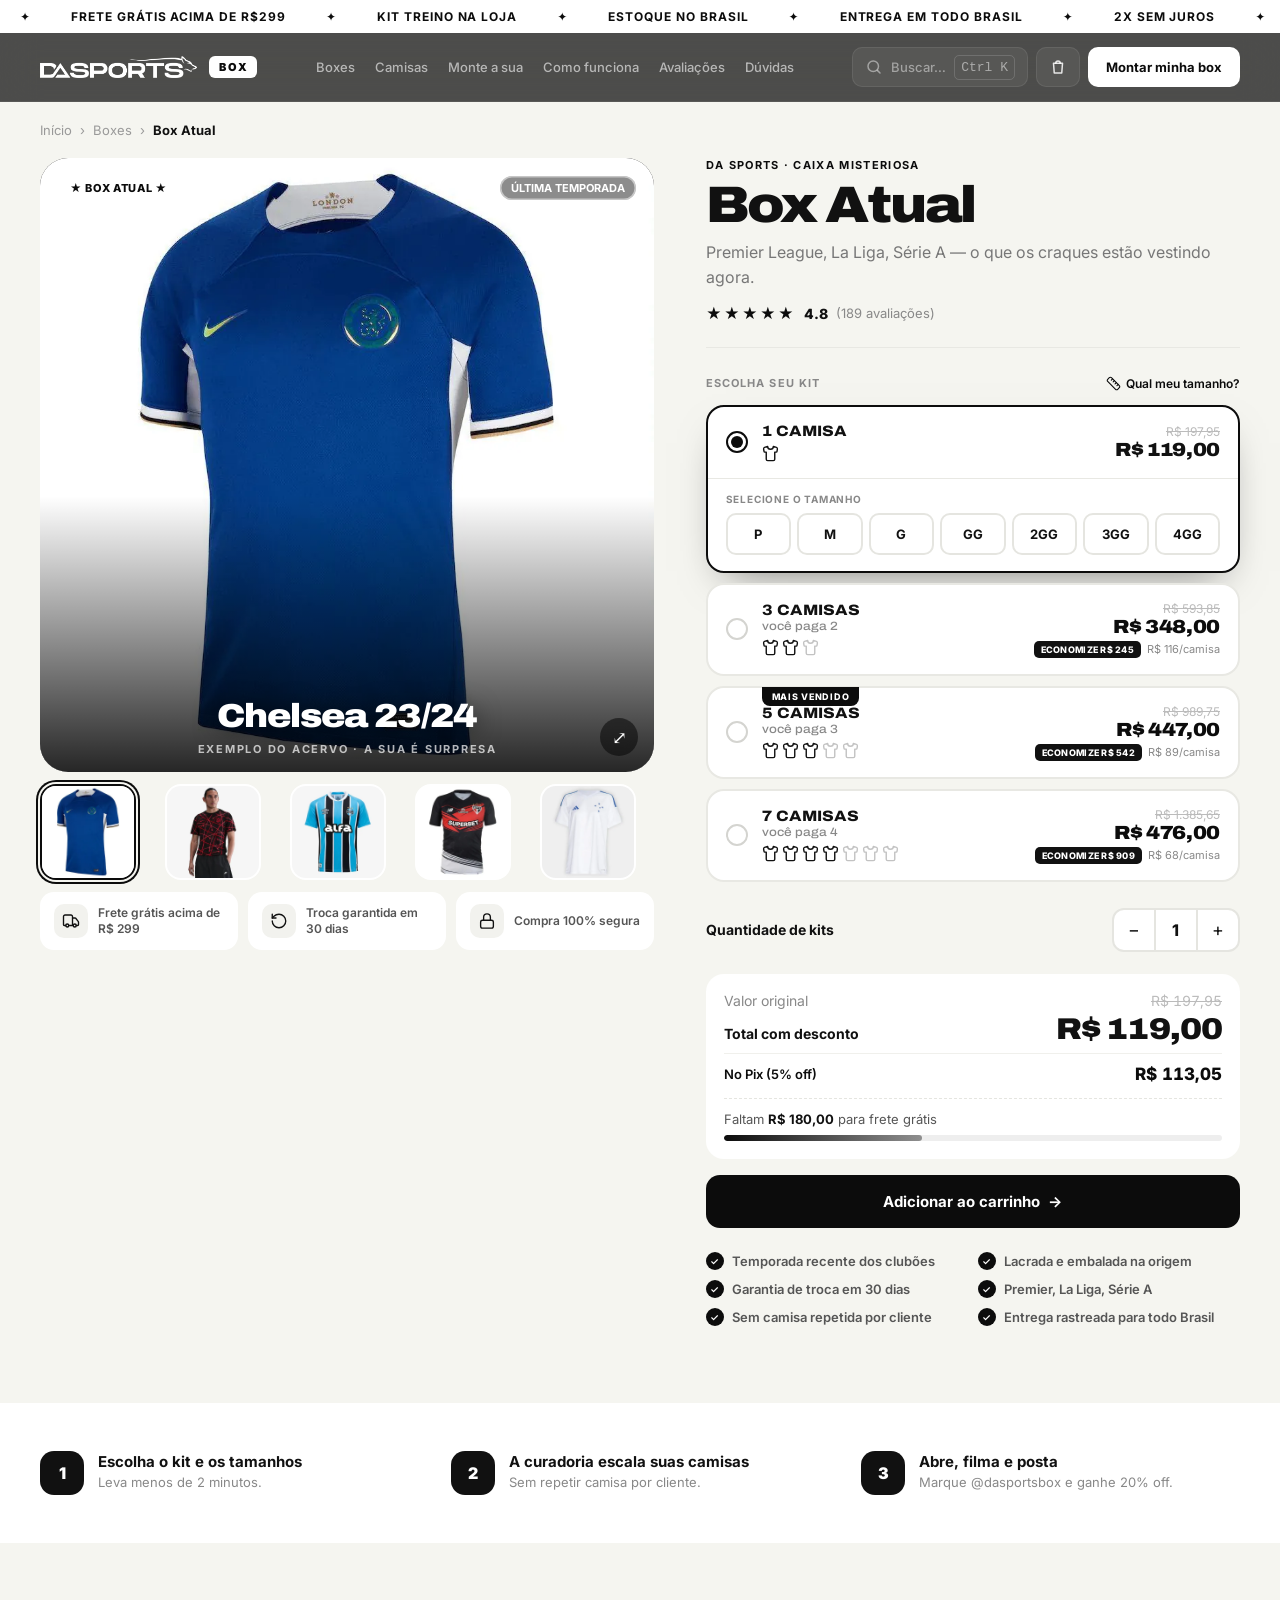
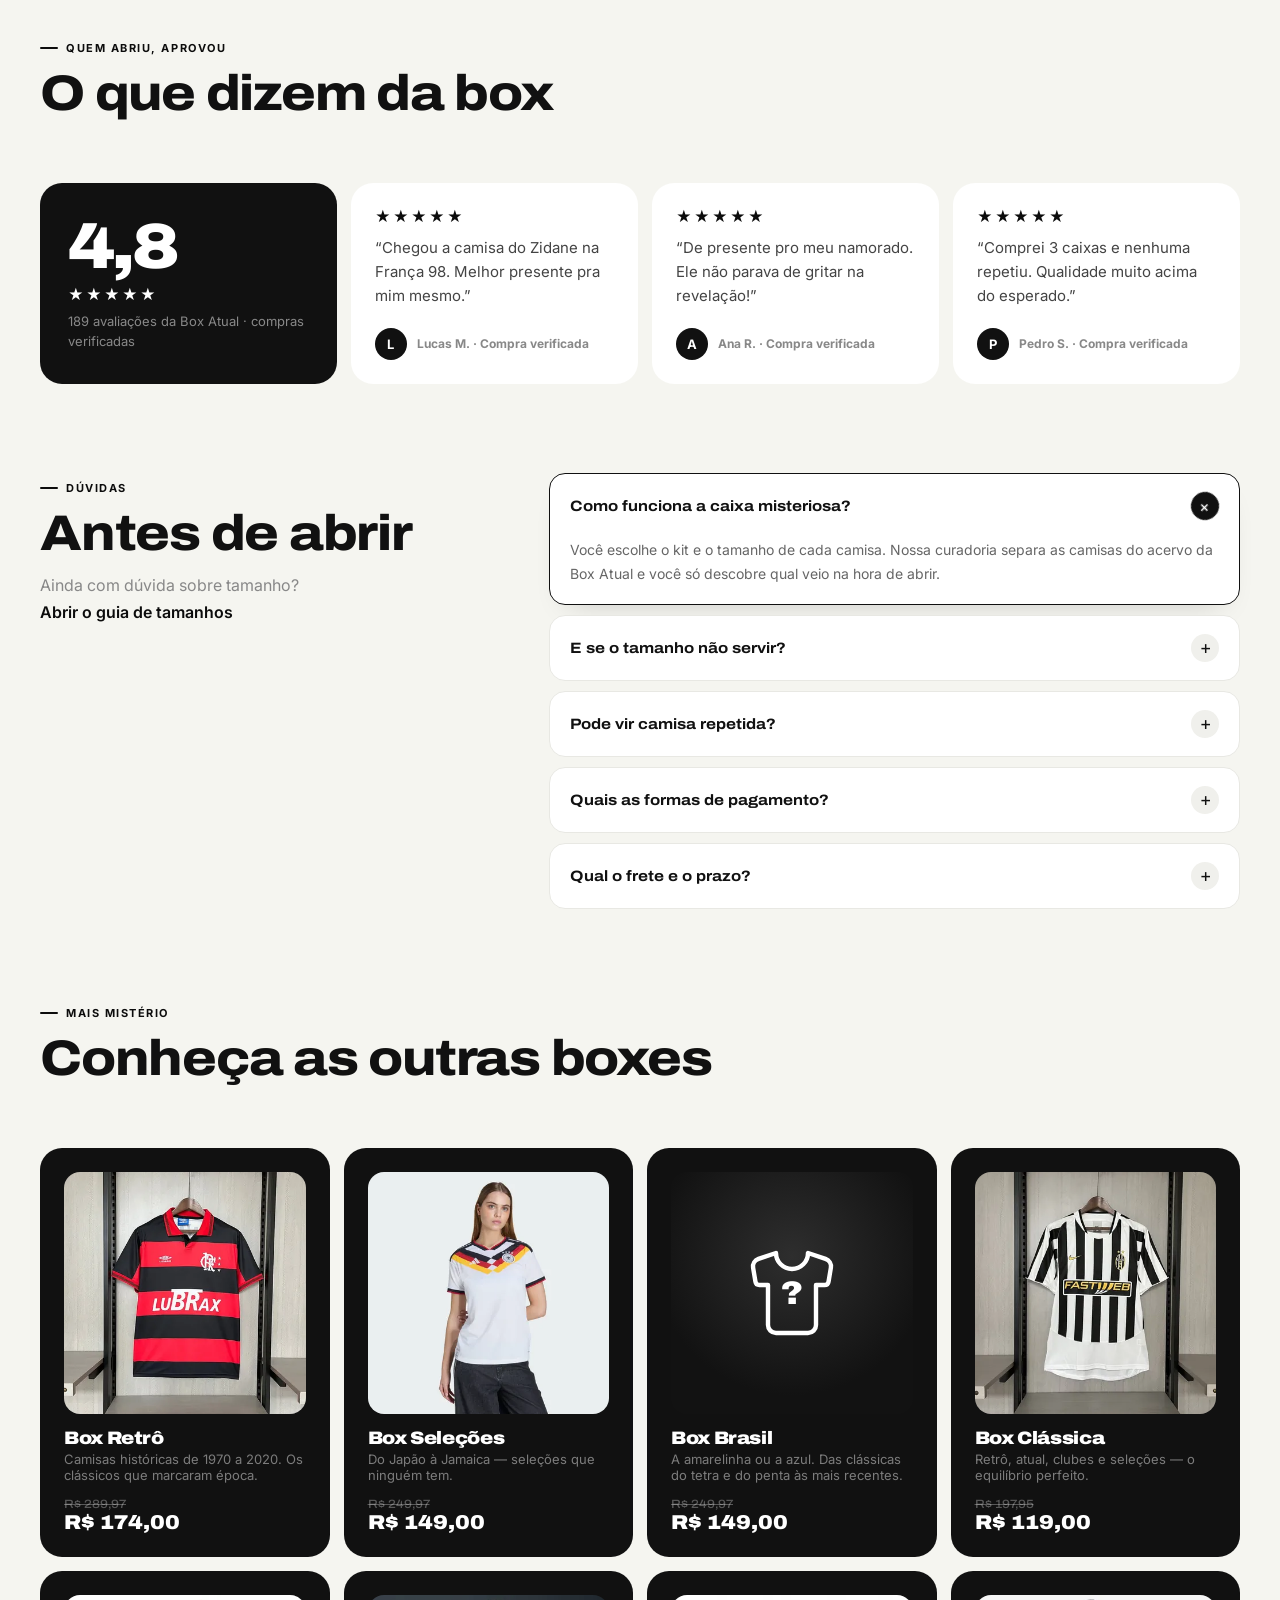
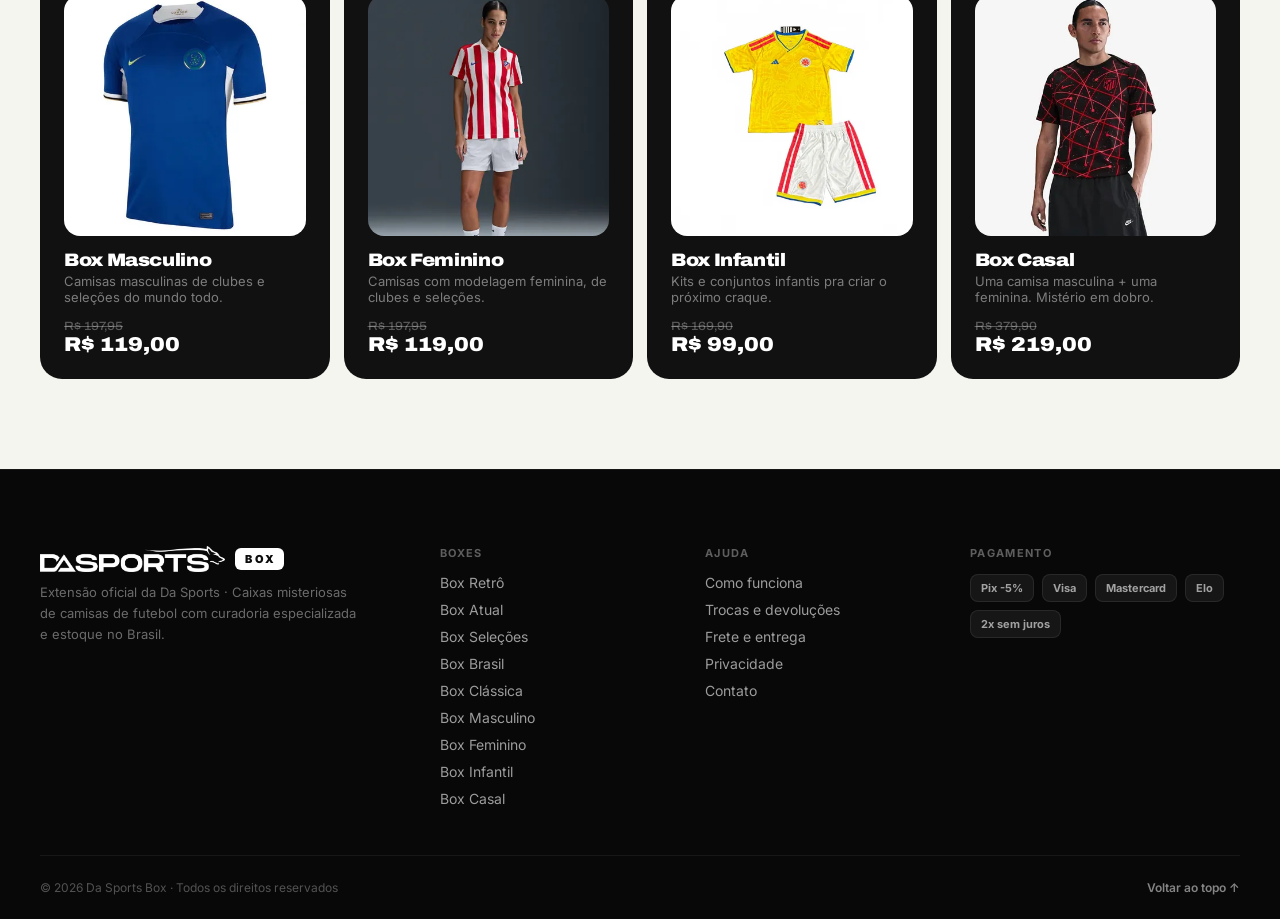
<file: box-atual.html>
<!DOCTYPE html>
<html lang="pt-BR">
<head>
  <meta charset="UTF-8">
  <meta name="viewport" content="width=device-width, initial-scale=1.0">
  <title>Box Atual — Da Sports Box</title>
  <meta name="description" content="Box Atual: Premier League, La Liga, Série A — o que os craques estão vestindo agora.">
  <meta name="theme-color" content="#0c0c0c">
  <link rel="preconnect" href="https://fonts.googleapis.com">
  <link rel="preconnect" href="https://fonts.gstatic.com" crossorigin>
  <link href="https://fonts.googleapis.com/css2?family=Archivo:wdth,wght@62..125,500..900&family=Inter:wght@400;500;600;700;800&display=swap" rel="stylesheet">
  <link rel="stylesheet" href="css/global.css">
  <link rel="stylesheet" href="css/box.css">
</head>
<body class="page-product">

<div class="ticker" aria-hidden="true"><div class="ticker-inner" id="tick"></div></div>

<!-- HEADER -->
<header class="site-header">
  <div class="container header-inner">
    <a href="index.html" class="logo" aria-label="Da Sports Box — início"><img src="img/dasports-logo-branca.png" alt="Da Sports" width="157" height="22"><span class="logo-box">BOX</span></a>
    <nav class="nav-links" aria-label="Principal">
      <a href="index.html#boxes">Boxes</a>
      <a href="index.html#camisas">Camisas</a>
      <a href="index.html#quiz">Monte a sua</a>
      <a href="index.html#como-funciona">Como funciona</a>
      <a href="index.html#avaliacoes">Avaliações</a>
      <a href="index.html#faq">Dúvidas</a>
    </nav>
    <div class="header-actions">
      <button class="icon-btn search-trigger" type="button" data-search-open aria-label="Buscar">
        <svg viewBox="0 0 24 24" fill="none" stroke="currentColor" stroke-width="2" stroke-linecap="round"><circle cx="11" cy="11" r="7"/><path d="m20 20-3.5-3.5"/></svg>
        <span class="label">Buscar…</span><kbd>Ctrl K</kbd>
      </button>
      <button class="icon-btn cart-btn" type="button" data-drawer-open="cartDrawer" aria-label="Abrir carrinho">
        <svg viewBox="0 0 24 24" fill="none" stroke="currentColor" stroke-width="2" stroke-linecap="round" stroke-linejoin="round"><path d="M6 7h12l-1 13H7L6 7Z"/><path d="M9 7a3 3 0 0 1 6 0"/></svg>
        <span class="cart-count" data-n="0">0</span>
      </button>
      <a class="nav-cta" href="index.html#quiz">Montar minha box</a>
      <button class="icon-btn menu-toggle" type="button" data-drawer-open="menuDrawer" aria-label="Abrir menu"><span></span></button>
    </div>
  </div>
  <div class="scroll-progress"></div>
</header>

<!-- MENU (painel lateral) -->
<div class="drawer drawer-left" id="menuDrawer" role="dialog" aria-modal="true" aria-label="Menu" hidden>
  <div class="drawer-backdrop" data-drawer-close></div>
  <aside class="drawer-panel menu-panel">
    <div class="drawer-head">
      <a href="index.html" class="logo"><img src="img/dasports-logo-branca.png" alt="Da Sports" width="157" height="22"><span class="logo-box">BOX</span></a>
      <button class="drawer-x" type="button" data-drawer-close aria-label="Fechar menu">✕</button>
    </div>
    <button class="menu-search" type="button" data-search-open>
      <svg viewBox="0 0 24 24" fill="none" stroke="currentColor" stroke-width="2" stroke-linecap="round"><circle cx="11" cy="11" r="7"/><path d="m20 20-3.5-3.5"/></svg>
      Buscar box, clube, seleção…
    </button>
    <nav class="menu-links" aria-label="Menu">
      <a href="index.html#boxes"><span class="n">01</span>Boxes<i>→</i></a>
      <a href="index.html#camisas"><span class="n">02</span>Camisas<i>→</i></a>
      <a href="index.html#quiz"><span class="n">03</span>Monte a sua<i>→</i></a>
      <a href="index.html#como-funciona"><span class="n">04</span>Como funciona<i>→</i></a>
      <a href="index.html#avaliacoes"><span class="n">05</span>Avaliações<i>→</i></a>
      <a href="index.html#faq"><span class="n">06</span>Dúvidas<i>→</i></a>
    </nav>
    <div class="menu-label">Boxes</div>
    <div class="menu-boxes">
      <a href="box-retro.html"><img src="img/camisas/retro/05-flamengo-retro-19921993-home-p.webp" alt="" loading="lazy" width="420" height="420"><span>Retrô</span></a>
      <a href="box-atual.html"><img src="img/camisas/masculina/02-camisa-chelsea-i-2324-nike-azul-p.webp" alt="" loading="lazy" width="420" height="420"><span>Atual</span></a>
      <a href="box-selecoes.html"><img src="img/camisas/feminina/03-camisa-feminina-alemanha-202627-i-p.webp" alt="" loading="lazy" width="420" height="420"><span>Seleções</span></a>
      <a href="box-brasil.html"><span class="menu-mystery mystery"><span data-icon="shirt"></span><b>?</b></span><span>Brasil</span></a>
      <a href="box-classica.html"><img src="img/camisas/retro/01-camisa-juventus-retro-2010-preta-e-branca-p.webp" alt="" loading="lazy" width="420" height="420"><span>Clássica</span></a>
      <a href="box-masculino.html"><img src="img/camisas/masculina/02-camisa-chelsea-i-2324-nike-azul-p.webp" alt="" loading="lazy" width="420" height="420"><span>Masculino</span></a>
      <a href="box-feminino.html"><img src="img/camisas/feminina/02-camisa-feminina-senegal-202627-i-p.webp" alt="" loading="lazy" width="420" height="420"><span>Feminino</span></a>
      <a href="box-infantil.html"><img src="img/camisas/infantil/03-conjunto-infantil-colombia-202627-p.webp" alt="" loading="lazy" width="420" height="420"><span>Infantil</span></a>
      <a href="box-casal.html"><img src="img/camisas/masculina/05-camisa-nike-atletico-de-madrid-202526-pre-jogo-p.webp" alt="" loading="lazy" width="420" height="420"><span>Casal</span></a>
    </div>
    <div class="menu-foot">
      <a class="btn btn-white btn-block" href="index.html#quiz">Montar minha box <span class="arr">→</span></a>
      <p>Frete grátis acima de R$ 299 · Troca em 30 dias · 2x sem juros</p>
    </div>
  </aside>
</div>

<!-- BUSCA AJAX -->
<div class="search" id="search" role="dialog" aria-modal="true" aria-label="Buscar" hidden>
  <div class="search-panel">
    <div class="search-field">
      <svg viewBox="0 0 24 24" fill="none" stroke="currentColor" stroke-width="2" stroke-linecap="round"><circle cx="11" cy="11" r="7"/><path d="m20 20-3.5-3.5"/></svg>
      <input type="search" id="searchInput" placeholder="Buscar box, clube, seleção…" autocomplete="off" spellcheck="false" aria-label="Termo de busca">
      <span class="search-spinner"></span>
      <button class="search-close" type="button" data-search-close aria-label="Fechar busca"><span class="k-desk">ESC</span><span class="k-touch">Cancelar</span></button>
    </div>
    <div class="search-body" aria-live="polite"></div>
    <div class="search-foot"><span><kbd>↑</kbd><kbd>↓</kbd>navegar</span><span><kbd>Enter</kbd>abrir</span><span><kbd>Esc</kbd>fechar</span></div>
  </div>
</div>

<main class="product">
  <div class="container">

    <nav class="bc" aria-label="Você está em">
      <a href="index.html">Início</a><span>›</span><a href="index.html#boxes">Boxes</a><span>›</span><b>Box Atual</b>
    </nav>

    <div class="pg">

      <!-- Galeria -->
      <div class="gallery">
        <div class="mi has-photo" id="mi">
          <img class="mi-photo" id="miPhoto" src="img/camisas/masculina/02-camisa-chelsea-i-2324-nike-azul.webp" alt="Chelsea 23/24" width="1000" height="1000">
          <div class="mi-fan" id="miFan" hidden></div>
          <div class="mi-tag">★ BOX ATUAL ★</div>
          <div class="mi-off">ÚLTIMA TEMPORADA</div>
          <div class="mi-lbl" id="miLbl">Chelsea 23/24</div>
          <div class="mi-sub" id="miSub">EXEMPLO DO ACERVO · A SUA É SURPRESA</div>
        </div>
        <div class="tbs" style="--n:5">
          <button type="button" class="tb tb-photo on" data-src="img/camisas/masculina/02-camisa-chelsea-i-2324-nike-azul.webp" data-label="Chelsea 23/24" data-cover="0" aria-label="Chelsea 23/24"><img src="img/camisas/masculina/02-camisa-chelsea-i-2324-nike-azul-p.webp" alt="" loading="lazy" width="420" height="420"></button>
          <button type="button" class="tb tb-photo" data-src="img/camisas/masculina/05-camisa-nike-atletico-de-madrid-202526-pre-jogo.webp" data-label="Atlético de Madrid 25/26" data-cover="0" aria-label="Atlético de Madrid 25/26"><img src="img/camisas/masculina/05-camisa-nike-atletico-de-madrid-202526-pre-jogo-p.webp" alt="" loading="lazy" width="420" height="420"></button>
          <button type="button" class="tb tb-photo" data-src="img/camisas/masculina/03-camisa-masculina-umbro-gremio-oficial-2425-torcedor-com-patr.webp" data-label="Grêmio 24/25" data-cover="0" aria-label="Grêmio 24/25"><img src="img/camisas/masculina/03-camisa-masculina-umbro-gremio-oficial-2425-torcedor-com-patr-p.webp" alt="" loading="lazy" width="420" height="420"></button>
          <button type="button" class="tb tb-photo" data-src="img/camisas/masculina/04-camisa-sao-paulo-2526-goleiro-home.webp" data-label="São Paulo 25/26" data-cover="0" aria-label="São Paulo 25/26"><img src="img/camisas/masculina/04-camisa-sao-paulo-2526-goleiro-home-p.webp" alt="" loading="lazy" width="420" height="420"></button>
          <button type="button" class="tb tb-photo" data-src="img/camisas/feminina/05-camisa-cruzeiro-ii-202627-torcedor-adidas-feminina-brancoazu.webp" data-label="Cruzeiro 26/27" data-cover="0" aria-label="Cruzeiro 26/27"><img src="img/camisas/feminina/05-camisa-cruzeiro-ii-202627-torcedor-adidas-feminina-brancoazu-p.webp" alt="" loading="lazy" width="420" height="420"></button>
        </div>
        <div class="trust">
          <div><span class="trust-ico" data-icon="truck"></span>Frete grátis acima de R$ 299</div>
          <div><span class="trust-ico" data-icon="swap"></span>Troca garantida em 30 dias</div>
          <div><span class="trust-ico" data-icon="lock"></span>Compra 100% segura</div>
        </div>
      </div>

      <!-- Informações e compra -->
      <div class="info">
        <p class="itag">Da Sports · Caixa Misteriosa</p>
        <h1 class="ih1">Box Atual</h1>
        <p class="isub">Premier League, La Liga, Série A — o que os craques estão vestindo agora.</p>
        <div class="rat">
          <span class="sts">★★★★★</span>
          <span class="rn">4.8</span>
          <span class="rc">(189 avaliações)</span>
        </div>

        <div class="kl">
          <span>Escolha seu kit</span>
          <button type="button" class="kl-link" data-open-sizes><span class="kl-ico" data-icon="ruler"></span>Qual meu tamanho?</button>
        </div>

        <div class="kits" id="kits" role="radiogroup" aria-label="Kits">
      <div class="kc" data-kit="0" data-qty="1" role="radio" aria-checked="false" tabindex="0">
        
        <div class="kc-head">
          <span class="kc-radio"></span>
          <div class="kc-main">
            <div class="kc-name">1 CAMISA</div>
            <div class="kc-icons"><span class="ki" data-icon="shirt"></span></div>
          </div>
          <div class="kc-right">
            <div class="kc-old">R$ 197,95</div>
            <div class="kc-price">R$ 119,00</div>
          </div>
        </div>
        <div class="kc-sizes"><div class="kc-sizes-inner">
          
          <div class="sz-btns-label">Selecione o tamanho</div>
          <div class="sz-btns"></div>
        </div></div>
      </div>
      <div class="kc" data-kit="1" data-qty="3" role="radio" aria-checked="false" tabindex="0">
        
        <div class="kc-head">
          <span class="kc-radio"></span>
          <div class="kc-main">
            <div class="kc-name">3 CAMISAS <span class="kc-promo">você paga 2</span></div>
            <div class="kc-icons"><span class="ki" data-icon="shirt"></span><span class="ki" data-icon="shirt"></span><span class="ki dim" data-icon="shirt"></span></div>
          </div>
          <div class="kc-right">
            <div class="kc-old">R$ 593,85</div>
            <div class="kc-price bl">R$ 348,00</div>
            <div class="kc-eco"><span class="eco-b">ECONOMIZE R$ 245</span><span class="eco-p">R$ 116/camisa</span></div>
          </div>
        </div>
        <div class="kc-sizes"><div class="kc-sizes-inner">
          <div class="sz-tabs"></div>
          <div class="sz-btns-label">Tamanho</div>
          <div class="sz-btns"></div>
        </div></div>
      </div>
      <div class="kc hot" data-kit="2" data-qty="5" role="radio" aria-checked="false" tabindex="0">
        <span class="kc-badge">MAIS VENDIDO</span>
        <div class="kc-head">
          <span class="kc-radio"></span>
          <div class="kc-main">
            <div class="kc-name">5 CAMISAS <span class="kc-promo">você paga 3</span></div>
            <div class="kc-icons"><span class="ki" data-icon="shirt"></span><span class="ki" data-icon="shirt"></span><span class="ki" data-icon="shirt"></span><span class="ki dim" data-icon="shirt"></span><span class="ki dim" data-icon="shirt"></span></div>
          </div>
          <div class="kc-right">
            <div class="kc-old">R$ 989,75</div>
            <div class="kc-price bl">R$ 447,00</div>
            <div class="kc-eco"><span class="eco-b">ECONOMIZE R$ 542</span><span class="eco-p">R$ 89/camisa</span></div>
          </div>
        </div>
        <div class="kc-sizes"><div class="kc-sizes-inner">
          <div class="sz-tabs"></div>
          <div class="sz-btns-label">Tamanho</div>
          <div class="sz-btns"></div>
        </div></div>
      </div>
      <div class="kc" data-kit="3" data-qty="7" role="radio" aria-checked="false" tabindex="0">
        
        <div class="kc-head">
          <span class="kc-radio"></span>
          <div class="kc-main">
            <div class="kc-name">7 CAMISAS <span class="kc-promo">você paga 4</span></div>
            <div class="kc-icons"><span class="ki" data-icon="shirt"></span><span class="ki" data-icon="shirt"></span><span class="ki" data-icon="shirt"></span><span class="ki" data-icon="shirt"></span><span class="ki dim" data-icon="shirt"></span><span class="ki dim" data-icon="shirt"></span><span class="ki dim" data-icon="shirt"></span></div>
          </div>
          <div class="kc-right">
            <div class="kc-old">R$ 1.385,65</div>
            <div class="kc-price bl">R$ 476,00</div>
            <div class="kc-eco"><span class="eco-b">ECONOMIZE R$ 909</span><span class="eco-p">R$ 68/camisa</span></div>
          </div>
        </div>
        <div class="kc-sizes"><div class="kc-sizes-inner">
          <div class="sz-tabs"></div>
          <div class="sz-btns-label">Tamanho</div>
          <div class="sz-btns"></div>
        </div></div>
      </div>
        </div>

        <div class="qrow">
          <span class="qlbl">Quantidade de kits</span>
          <div class="qctl">
            <button type="button" class="qbt" data-q="-1" aria-label="Diminuir">−</button>
            <div class="qnm" id="qN">1</div>
            <button type="button" class="qbt" data-q="1" aria-label="Aumentar">+</button>
          </div>
        </div>

        <div class="tot">
          <div class="tot-row"><span class="tot-lbl">Valor original</span><span class="tot-old" id="tOld">R$ 197,95</span></div>
          <div class="tot-row"><span class="tot-lbl strong">Total com desconto</span><span class="tot-main" id="tMain">R$ 119,00</span></div>
          <div class="pix-row"><span class="pix-lbl">No Pix (5% off)</span><span class="pix-val" id="tPix">R$ 113,05</span></div>
          <div class="ship">
            <div class="ship-txt" id="shipTxt">Faltam <b>R$ 180,00</b> para frete grátis</div>
            <div class="ship-bar"><i id="shipBar" style="width:39.8%"></i></div>
          </div>
        </div>

        <div class="buy" id="buy">
          <button type="button" class="btn btn-main btn-block" id="btnCart">Adicionar ao carrinho <span class="arr">→</span></button>
        </div>

        <div class="feats">
          <div class="ft"><span class="fc">✓</span>Temporada recente dos clubões</div>
          <div class="ft"><span class="fc">✓</span>Lacrada e embalada na origem</div>
          <div class="ft"><span class="fc">✓</span>Garantia de troca em 30 dias</div>
          <div class="ft"><span class="fc">✓</span>Premier, La Liga, Série A</div>
          <div class="ft"><span class="fc">✓</span>Sem camisa repetida por cliente</div>
          <div class="ft"><span class="fc">✓</span>Entrega rastreada para todo Brasil</div>
        </div>
      </div>
    </div>
  </div>

  <!-- Como funciona (resumo) -->
  <section class="p-how">
    <div class="container">
      <div class="p-how-grid" data-stagger="up">
        <div><span class="p-how-n">1</span><div><b>Escolha o kit e os tamanhos</b><p>Leva menos de 2 minutos.</p></div></div>
        <div><span class="p-how-n">2</span><div><b>A curadoria escala suas camisas</b><p>Sem repetir camisa por cliente.</p></div></div>
        <div><span class="p-how-n">3</span><div><b>Abre, filma e posta</b><p>Marque @dasportsbox e ganhe 20% off.</p></div></div>
      </div>
    </div>
  </section>


  <!-- Avaliações -->
  <section class="p-rev">
    <div class="container">
      <div class="s-head">
        <div>
          <p class="s-label" data-reveal>Quem abriu, aprovou</p>
          <h2 class="s-title" data-split>O que dizem da box</h2>
        </div>
      </div>
      <div class="p-rev-grid">
        <div class="p-rev-score" data-reveal>
          <div class="p-rev-big">4,8</div>
          <div class="sts">★★★★★</div>
          <p>189 avaliações da Box Atual · compras verificadas</p>
        </div>
        <div class="p-rev-cards" data-stagger="up">
          <figure class="p-rev-card"><div class="sts">★★★★★</div><blockquote>“Chegou a camisa do Zidane na França 98. Melhor presente pra mim mesmo.”</blockquote><figcaption><span class="p-rev-av">L</span>Lucas M. · Compra verificada</figcaption></figure>
          <figure class="p-rev-card"><div class="sts">★★★★★</div><blockquote>“De presente pro meu namorado. Ele não parava de gritar na revelação!”</blockquote><figcaption><span class="p-rev-av">A</span>Ana R. · Compra verificada</figcaption></figure>
          <figure class="p-rev-card"><div class="sts">★★★★★</div><blockquote>“Comprei 3 caixas e nenhuma repetiu. Qualidade muito acima do esperado.”</blockquote><figcaption><span class="p-rev-av">P</span>Pedro S. · Compra verificada</figcaption></figure>
        </div>
      </div>
    </div>
  </section>

  <!-- Dúvidas -->
  <section class="p-faq">
    <div class="container p-faq-inner">
      <div>
        <p class="s-label" data-reveal>Dúvidas</p>
        <h2 class="s-title" data-split>Antes de abrir</h2>
        <p class="s-sub" data-reveal style="--d:2">Ainda com dúvida sobre tamanho? <button type="button" class="kl-link" data-open-sizes>Abrir o guia de tamanhos</button></p>
      </div>
      <div class="faq-list" data-stagger="up">
        <details class="faq-item" open>
          <summary>Como funciona a caixa misteriosa?</summary>
          <div class="faq-a"><p>Você escolhe o kit e o tamanho de cada camisa. Nossa curadoria separa as camisas do acervo da Box Atual e você só descobre qual veio na hora de abrir.</p></div>
        </details>
        <details class="faq-item">
          <summary>E se o tamanho não servir?</summary>
          <div class="faq-a"><p>A troca de tamanho é garantida e você tem 30 dias de garantia de troca. Na dúvida, use o guia de tamanhos acima — ele calcula pela sua altura e peso.</p></div>
        </details>
        <details class="faq-item">
          <summary>Pode vir camisa repetida?</summary>
          <div class="faq-a"><p>Não. A gente controla o histórico de cada cliente para não repetir camisa entre as suas compras.</p></div>
        </details>
        <details class="faq-item">
          <summary>Quais as formas de pagamento?</summary>
          <div class="faq-a"><p>Pix com 5% de desconto ou cartão em até 2x sem juros.</p></div>
        </details>
        <details class="faq-item">
          <summary>Qual o frete e o prazo?</summary>
          <div class="faq-a"><p>O estoque é no Brasil e a entrega é rastreada para todo o país. O frete é grátis acima de R$ 299.</p></div>
        </details>
      </div>
    </div>
  </section>

  <!-- Outras boxes -->
  <section class="xs">
    <div class="container">
      <div class="s-head">
        <div>
          <p class="s-label" data-reveal>Mais mistério</p>
          <h2 class="s-title" data-split>Conheça as outras boxes</h2>
        </div>
      </div>
      <div class="xs-grid" data-stagger="up">
      <a href="box-retro.html" class="xs-card spotlight">
        <span class="xs-photo"><img src="img/camisas/retro/05-flamengo-retro-19921993-home-p.webp" alt="" loading="lazy" width="420" height="420"></span>
        <div>
          <div class="xs-name">Box Retrô</div>
          <div class="xs-desc">Camisas históricas de 1970 a 2020. Os clássicos que marcaram época.</div>
        </div>
        <div class="xs-price"><s>R$ 289,97</s>R$ 174,00</div>
      </a>
      <a href="box-selecoes.html" class="xs-card spotlight">
        <span class="xs-photo"><img src="img/camisas/feminina/03-camisa-feminina-alemanha-202627-i-p.webp" alt="" loading="lazy" width="420" height="420"></span>
        <div>
          <div class="xs-name">Box Seleções</div>
          <div class="xs-desc">Do Japão à Jamaica — seleções que ninguém tem.</div>
        </div>
        <div class="xs-price"><s>R$ 249,97</s>R$ 149,00</div>
      </a>
      <a href="box-brasil.html" class="xs-card spotlight">
        <span class="xs-photo xs-mystery"><span class="mystery"><span data-icon="shirt"></span><b>?</b></span></span>
        <div>
          <div class="xs-name">Box Brasil</div>
          <div class="xs-desc">A amarelinha ou a azul. Das clássicas do tetra e do penta às mais recentes.</div>
        </div>
        <div class="xs-price"><s>R$ 249,97</s>R$ 149,00</div>
      </a>
      <a href="box-classica.html" class="xs-card spotlight">
        <span class="xs-photo"><img src="img/camisas/retro/01-camisa-juventus-retro-2010-preta-e-branca-p.webp" alt="" loading="lazy" width="420" height="420"></span>
        <div>
          <div class="xs-name">Box Clássica</div>
          <div class="xs-desc">Retrô, atual, clubes e seleções — o equilíbrio perfeito.</div>
        </div>
        <div class="xs-price"><s>R$ 197,95</s>R$ 119,00</div>
      </a>
      <a href="box-masculino.html" class="xs-card spotlight">
        <span class="xs-photo"><img src="img/camisas/masculina/02-camisa-chelsea-i-2324-nike-azul-p.webp" alt="" loading="lazy" width="420" height="420"></span>
        <div>
          <div class="xs-name">Box Masculino</div>
          <div class="xs-desc">Camisas masculinas de clubes e seleções do mundo todo.</div>
        </div>
        <div class="xs-price"><s>R$ 197,95</s>R$ 119,00</div>
      </a>
      <a href="box-feminino.html" class="xs-card spotlight">
        <span class="xs-photo"><img src="img/camisas/feminina/01-camisa-feminina-nike-atletico-madrid-202526-i-torcedor-p.webp" alt="" loading="lazy" width="420" height="420"></span>
        <div>
          <div class="xs-name">Box Feminino</div>
          <div class="xs-desc">Camisas com modelagem feminina, de clubes e seleções.</div>
        </div>
        <div class="xs-price"><s>R$ 197,95</s>R$ 119,00</div>
      </a>
      <a href="box-infantil.html" class="xs-card spotlight">
        <span class="xs-photo"><img src="img/camisas/infantil/03-conjunto-infantil-colombia-202627-p.webp" alt="" loading="lazy" width="420" height="420"></span>
        <div>
          <div class="xs-name">Box Infantil</div>
          <div class="xs-desc">Kits e conjuntos infantis pra criar o próximo craque.</div>
        </div>
        <div class="xs-price"><s>R$ 169,90</s>R$ 99,00</div>
      </a>
      <a href="box-casal.html" class="xs-card spotlight">
        <span class="xs-photo"><img src="img/camisas/masculina/05-camisa-nike-atletico-de-madrid-202526-pre-jogo-p.webp" alt="" loading="lazy" width="420" height="420"></span>
        <div>
          <div class="xs-name">Box Casal</div>
          <div class="xs-desc">Uma camisa masculina + uma feminina. Mistério em dobro.</div>
        </div>
        <div class="xs-price"><s>R$ 379,90</s>R$ 219,00</div>
      </a>
      </div>
    </div>
  </section>
</main>

<!-- Barra de compra fixa (mobile) -->
<div class="sticky-buy" id="stickyBuy" aria-hidden="true">
  <div class="container sticky-inner">
    <div>
      <div class="sticky-name">Box Atual</div>
      <div class="sticky-total" id="stickyTotal">R$ 119,00</div>
    </div>
    <button type="button" class="btn btn-main" id="stickyBtn">Adicionar <span class="arr">→</span></button>
  </div>
</div>

<!-- Modal: guia de tamanhos -->
<div class="overlay" id="sizeModal" role="dialog" aria-modal="true" aria-labelledby="sizeTitle" hidden>
  <div class="modal">
    <div class="modal-head">
      <div>
        <div class="modal-title" id="sizeTitle">Guia de tamanhos</div>
        <div class="modal-sub">As medidas são da camiseta, não do corpo.</div>
      </div>
      <button type="button" class="mclose" data-close-sizes aria-label="Fechar">✕</button>
    </div>
    <div class="modal-body">
      <form class="calc-card" id="calcForm">
        <div class="calc-title">Descubra seu tamanho</div>
        <div class="calc-sub">Informe altura e peso — calculamos o tamanho ideal pela tabela do modelo selecionado.</div>
        <div class="calc-fields">
          <div class="cf"><label for="cH">Altura (cm)</label><input type="number" id="cH" inputmode="numeric" min="90" max="230" placeholder="Ex: 178"></div>
          <div class="cf"><label for="cW">Peso (kg)</label><input type="number" id="cW" inputmode="numeric" min="12" max="250" placeholder="Ex: 82"></div>
        </div>
        <button type="submit" class="btn btn-dark btn-block">Encontrar meu tamanho</button>
        <div class="calc-result" id="calcR" aria-live="polite"></div>
      </form>
      <button type="button" class="toggle-table" id="toggleTable" aria-expanded="false">
        <span>Ver tabela completa</span><span class="tt-arr">▾</span>
      </button>
      <div class="table-section" id="tableSection"><div>
        <div class="model-tabs">
          <button type="button" class="mt" data-model="masculino">Masculino</button>
          <button type="button" class="mt" data-model="feminino">Feminino</button>
          <button type="button" class="mt" data-model="infantil">Infantil</button>
          <button type="button" class="mt" data-model="jogador">Jogador</button>
          <button type="button" class="mt" data-model="torcedor">Torcedor</button>
        </div>
        <div id="tableWrap"></div>
      </div></div>
    </div>
  </div>
</div>

<!-- RODAPÉ -->
<footer class="foot">
  <div class="container">
    <div class="foot-grid">
      <div>
        <div class="foot-brand"><img src="img/dasports-logo-branca.png" alt="Da Sports" width="186" height="26" loading="lazy"><span class="logo-box">BOX</span></div>
        <p class="foot-tagline">Extensão oficial da Da Sports · Caixas misteriosas de camisas de futebol com curadoria especializada e estoque no Brasil.</p>
      </div>
      <div>
        <div class="foot-title">Boxes</div>
        <div class="foot-links">
          <a href="box-retro.html">Box Retrô</a>
          <a href="box-atual.html">Box Atual</a>
          <a href="box-selecoes.html">Box Seleções</a>
          <a href="box-brasil.html">Box Brasil</a>
          <a href="box-classica.html">Box Clássica</a>
          <a href="box-masculino.html">Box Masculino</a>
          <a href="box-feminino.html">Box Feminino</a>
          <a href="box-infantil.html">Box Infantil</a>
          <a href="box-casal.html">Box Casal</a>
        </div>
      </div>
      <div>
        <div class="foot-title">Ajuda</div>
        <div class="foot-links">
          <a href="index.html#como-funciona">Como funciona</a>
          <a href="index.html#faq">Trocas e devoluções</a>
          <a href="index.html#faq">Frete e entrega</a>
          <a href="#">Privacidade</a>
          <a href="#">Contato</a>
        </div>
      </div>
      <div>
        <div class="foot-title">Pagamento</div>
        <div class="foot-pay"><span>Pix -5%</span><span>Visa</span><span>Mastercard</span><span>Elo</span><span>2x sem juros</span></div>
      </div>
    </div>
    <div class="foot-bottom">
      <span>© <span data-year>2026</span> Da Sports Box · Todos os direitos reservados</span>
      <button class="to-top" type="button" data-to-top>Voltar ao topo ↑</button>
    </div>
  </div>
</footer>

<script>
  // Dados da box (em produção virão da Shopify)
  window.BOX = {
    "name": "Box Atual",
    "emoji": "⚡",
    "mode": null,
    "sizes": null,
    "model": "masculino",
    "variants": null,
    "photos": [
      {
        "src": "img/camisas/masculina/02-camisa-chelsea-i-2324-nike-azul.webp",
        "thumb": "img/camisas/masculina/02-camisa-chelsea-i-2324-nike-azul-p.webp",
        "nome": "Chelsea 23/24"
      },
      {
        "src": "img/camisas/masculina/05-camisa-nike-atletico-de-madrid-202526-pre-jogo.webp",
        "thumb": "img/camisas/masculina/05-camisa-nike-atletico-de-madrid-202526-pre-jogo-p.webp",
        "nome": "Atlético de Madrid 25/26"
      },
      {
        "src": "img/camisas/masculina/03-camisa-masculina-umbro-gremio-oficial-2425-torcedor-com-patr.webp",
        "thumb": "img/camisas/masculina/03-camisa-masculina-umbro-gremio-oficial-2425-torcedor-com-patr-p.webp",
        "nome": "Grêmio 24/25"
      },
      {
        "src": "img/camisas/masculina/04-camisa-sao-paulo-2526-goleiro-home.webp",
        "thumb": "img/camisas/masculina/04-camisa-sao-paulo-2526-goleiro-home-p.webp",
        "nome": "São Paulo 25/26"
      },
      {
        "src": "img/camisas/feminina/05-camisa-cruzeiro-ii-202627-torcedor-adidas-feminina-brancoazu.webp",
        "thumb": "img/camisas/feminina/05-camisa-cruzeiro-ii-202627-torcedor-adidas-feminina-brancoazu-p.webp",
        "nome": "Cruzeiro 26/27"
      }
    ],
    "prices": [
      {
        "t": 119,
        "o": 197.95
      },
      {
        "t": 348,
        "o": 593.85
      },
      {
        "t": 447,
        "o": 989.75
      },
      {
        "t": 476,
        "o": 1385.65
      }
    ]
  };
</script>
<script src="js/site.js"></script>
<script src="js/cart.js"></script>
<script src="js/lightbox.js"></script>
<script src="js/box.js"></script>
</body>
</html>
</file>
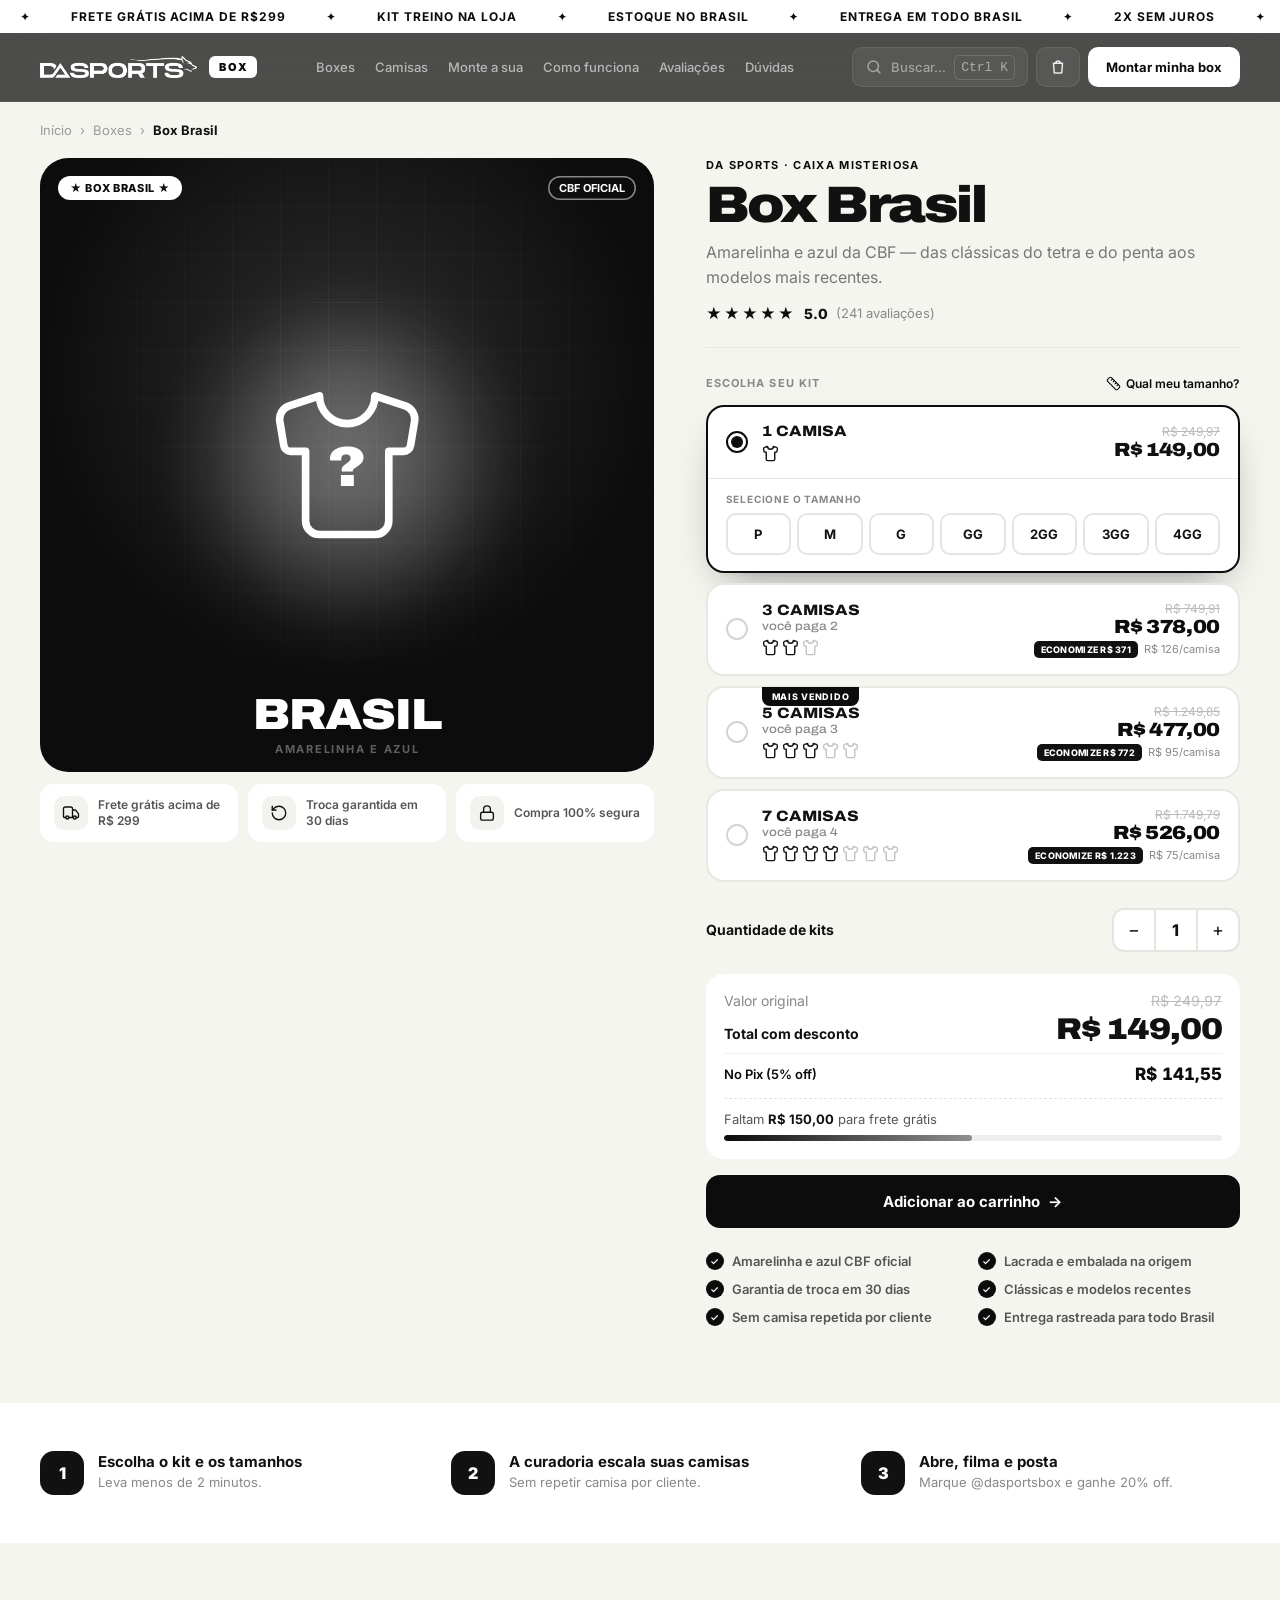
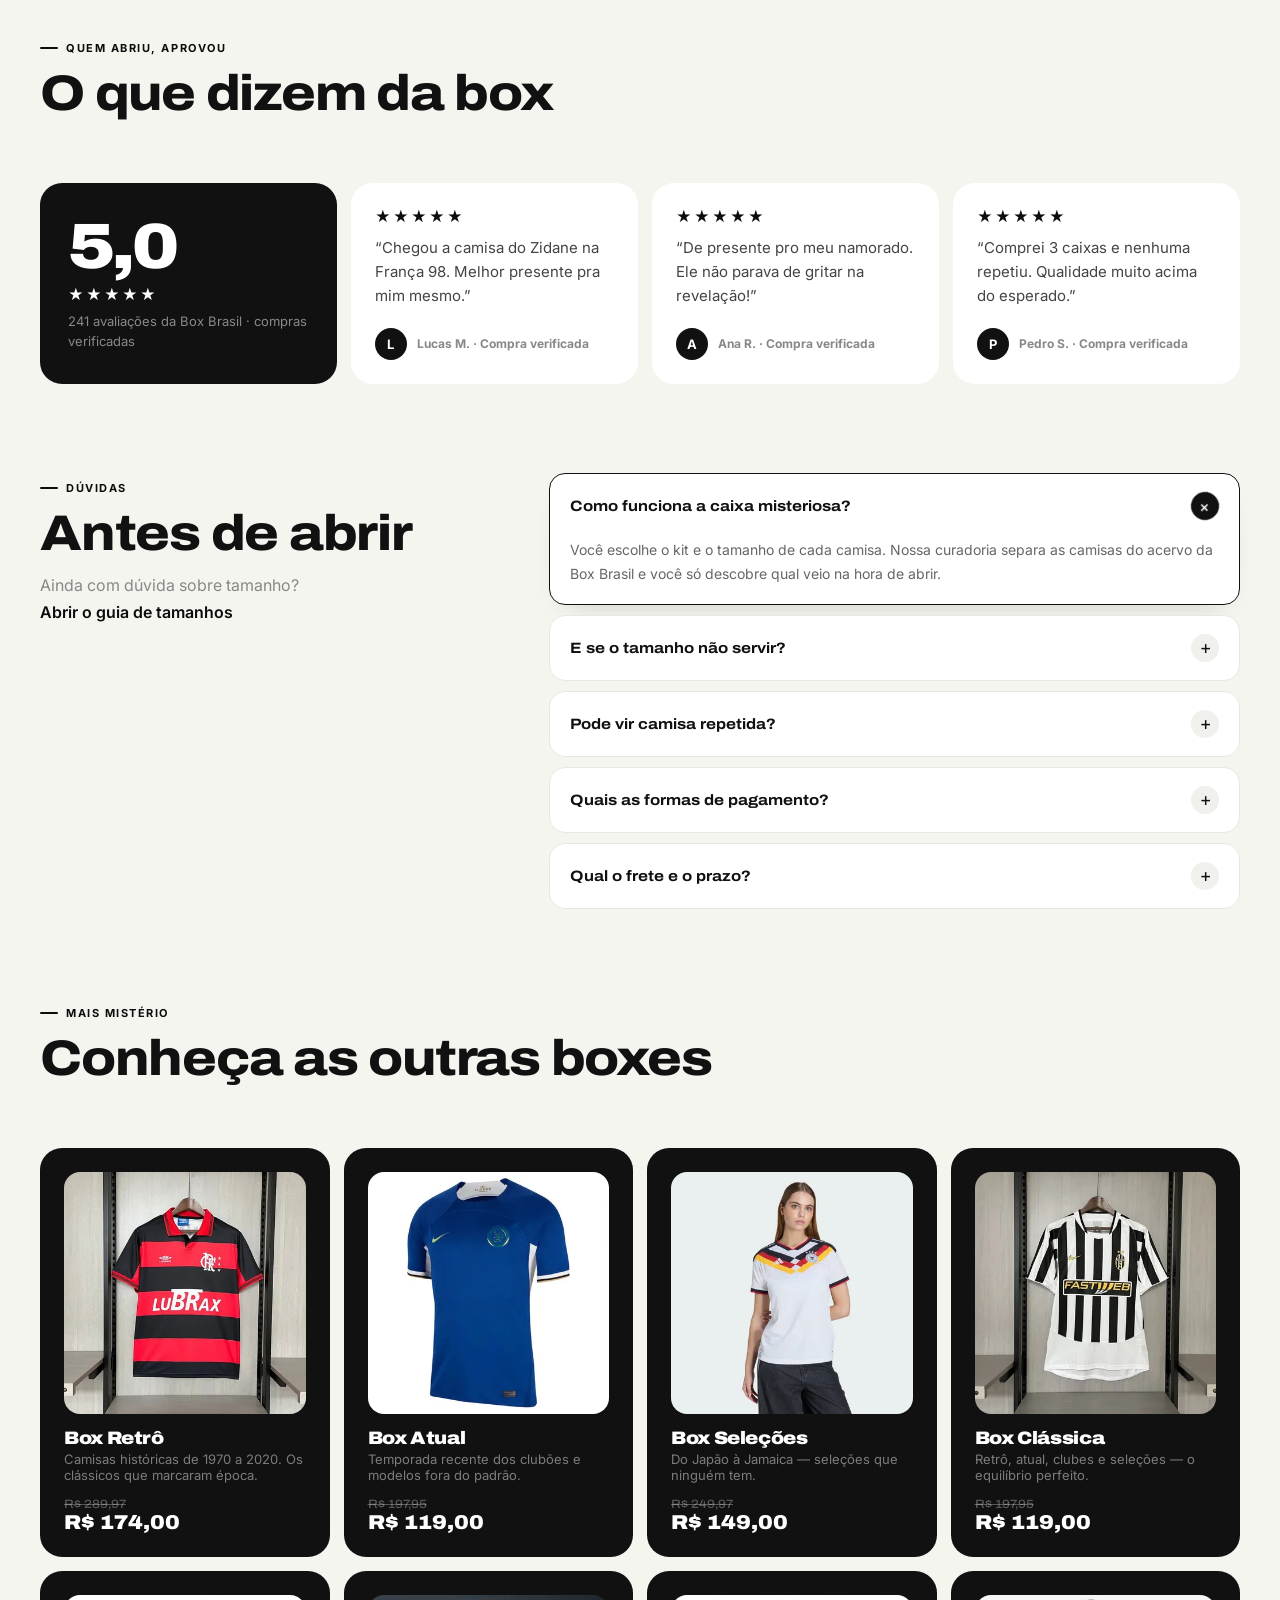
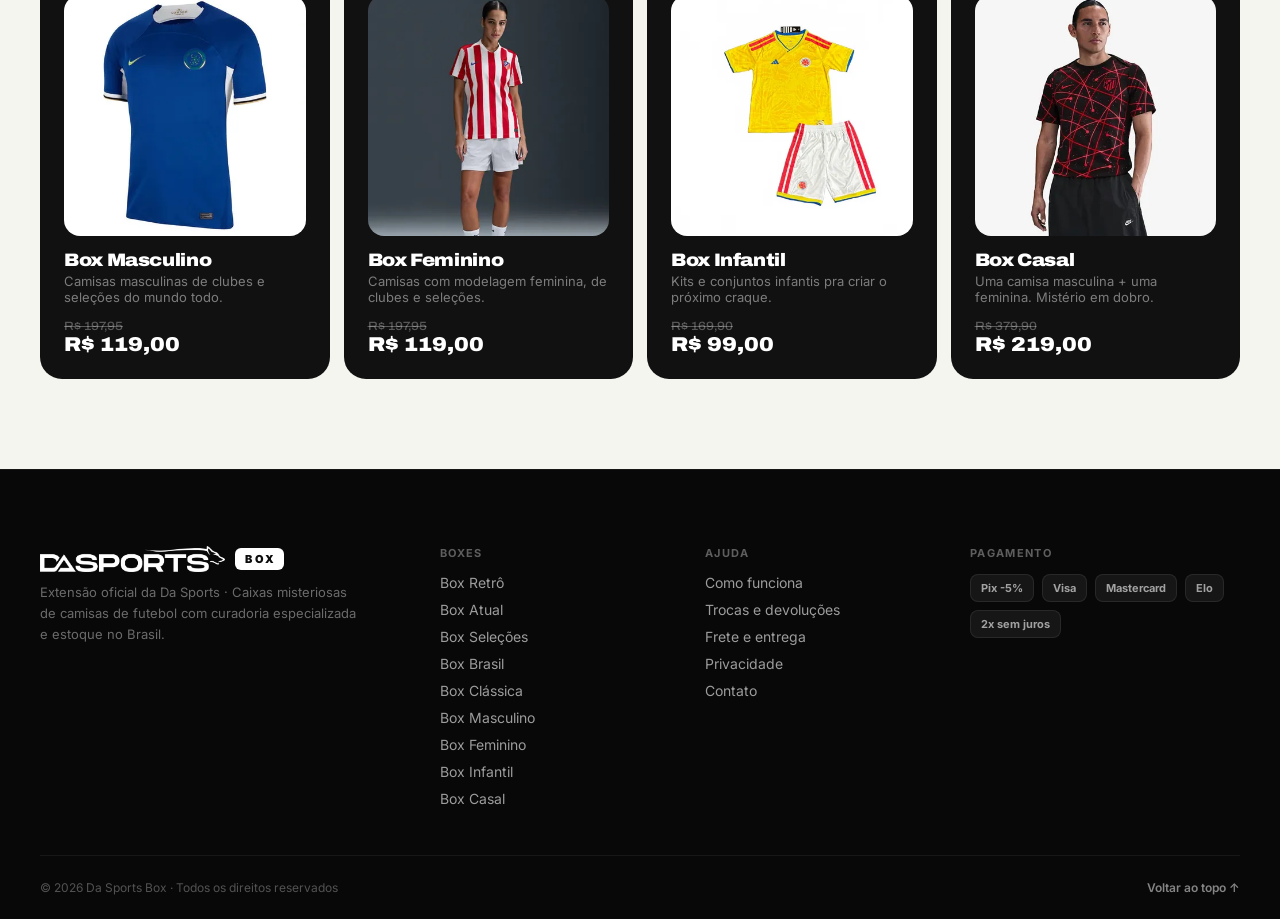
<file: box-brasil.html>
<!DOCTYPE html>
<html lang="pt-BR">
<head>
  <meta charset="UTF-8">
  <meta name="viewport" content="width=device-width, initial-scale=1.0">
  <title>Box Brasil — Da Sports Box</title>
  <meta name="description" content="Box Brasil: Amarelinha e azul da CBF — das clássicas do tetra e do penta aos modelos mais recentes.">
  <meta name="theme-color" content="#0c0c0c">
  <link rel="preconnect" href="https://fonts.googleapis.com">
  <link rel="preconnect" href="https://fonts.gstatic.com" crossorigin>
  <link href="https://fonts.googleapis.com/css2?family=Archivo:wdth,wght@62..125,500..900&family=Inter:wght@400;500;600;700;800&display=swap" rel="stylesheet">
  <link rel="stylesheet" href="css/global.css">
  <link rel="stylesheet" href="css/box.css">
</head>
<body class="page-product">

<div class="ticker" aria-hidden="true"><div class="ticker-inner" id="tick"></div></div>

<!-- HEADER -->
<header class="site-header">
  <div class="container header-inner">
    <a href="index.html" class="logo" aria-label="Da Sports Box — início"><img src="img/dasports-logo-branca.png" alt="Da Sports" width="157" height="22"><span class="logo-box">BOX</span></a>
    <nav class="nav-links" aria-label="Principal">
      <a href="index.html#boxes">Boxes</a>
      <a href="index.html#camisas">Camisas</a>
      <a href="index.html#quiz">Monte a sua</a>
      <a href="index.html#como-funciona">Como funciona</a>
      <a href="index.html#avaliacoes">Avaliações</a>
      <a href="index.html#faq">Dúvidas</a>
    </nav>
    <div class="header-actions">
      <button class="icon-btn search-trigger" type="button" data-search-open aria-label="Buscar">
        <svg viewBox="0 0 24 24" fill="none" stroke="currentColor" stroke-width="2" stroke-linecap="round"><circle cx="11" cy="11" r="7"/><path d="m20 20-3.5-3.5"/></svg>
        <span class="label">Buscar…</span><kbd>Ctrl K</kbd>
      </button>
      <button class="icon-btn cart-btn" type="button" data-drawer-open="cartDrawer" aria-label="Abrir carrinho">
        <svg viewBox="0 0 24 24" fill="none" stroke="currentColor" stroke-width="2" stroke-linecap="round" stroke-linejoin="round"><path d="M6 7h12l-1 13H7L6 7Z"/><path d="M9 7a3 3 0 0 1 6 0"/></svg>
        <span class="cart-count" data-n="0">0</span>
      </button>
      <a class="nav-cta" href="index.html#quiz">Montar minha box</a>
      <button class="icon-btn menu-toggle" type="button" data-drawer-open="menuDrawer" aria-label="Abrir menu"><span></span></button>
    </div>
  </div>
  <div class="scroll-progress"></div>
</header>

<!-- MENU (painel lateral) -->
<div class="drawer drawer-left" id="menuDrawer" role="dialog" aria-modal="true" aria-label="Menu" hidden>
  <div class="drawer-backdrop" data-drawer-close></div>
  <aside class="drawer-panel menu-panel">
    <div class="drawer-head">
      <a href="index.html" class="logo"><img src="img/dasports-logo-branca.png" alt="Da Sports" width="157" height="22"><span class="logo-box">BOX</span></a>
      <button class="drawer-x" type="button" data-drawer-close aria-label="Fechar menu">✕</button>
    </div>
    <button class="menu-search" type="button" data-search-open>
      <svg viewBox="0 0 24 24" fill="none" stroke="currentColor" stroke-width="2" stroke-linecap="round"><circle cx="11" cy="11" r="7"/><path d="m20 20-3.5-3.5"/></svg>
      Buscar box, clube, seleção…
    </button>
    <nav class="menu-links" aria-label="Menu">
      <a href="index.html#boxes"><span class="n">01</span>Boxes<i>→</i></a>
      <a href="index.html#camisas"><span class="n">02</span>Camisas<i>→</i></a>
      <a href="index.html#quiz"><span class="n">03</span>Monte a sua<i>→</i></a>
      <a href="index.html#como-funciona"><span class="n">04</span>Como funciona<i>→</i></a>
      <a href="index.html#avaliacoes"><span class="n">05</span>Avaliações<i>→</i></a>
      <a href="index.html#faq"><span class="n">06</span>Dúvidas<i>→</i></a>
    </nav>
    <div class="menu-label">Boxes</div>
    <div class="menu-boxes">
      <a href="box-retro.html"><img src="img/camisas/retro/05-flamengo-retro-19921993-home-p.webp" alt="" loading="lazy" width="420" height="420"><span>Retrô</span></a>
      <a href="box-atual.html"><img src="img/camisas/masculina/02-camisa-chelsea-i-2324-nike-azul-p.webp" alt="" loading="lazy" width="420" height="420"><span>Atual</span></a>
      <a href="box-selecoes.html"><img src="img/camisas/feminina/03-camisa-feminina-alemanha-202627-i-p.webp" alt="" loading="lazy" width="420" height="420"><span>Seleções</span></a>
      <a href="box-brasil.html"><span class="menu-mystery mystery"><span data-icon="shirt"></span><b>?</b></span><span>Brasil</span></a>
      <a href="box-classica.html"><img src="img/camisas/retro/01-camisa-juventus-retro-2010-preta-e-branca-p.webp" alt="" loading="lazy" width="420" height="420"><span>Clássica</span></a>
      <a href="box-masculino.html"><img src="img/camisas/masculina/02-camisa-chelsea-i-2324-nike-azul-p.webp" alt="" loading="lazy" width="420" height="420"><span>Masculino</span></a>
      <a href="box-feminino.html"><img src="img/camisas/feminina/02-camisa-feminina-senegal-202627-i-p.webp" alt="" loading="lazy" width="420" height="420"><span>Feminino</span></a>
      <a href="box-infantil.html"><img src="img/camisas/infantil/03-conjunto-infantil-colombia-202627-p.webp" alt="" loading="lazy" width="420" height="420"><span>Infantil</span></a>
      <a href="box-casal.html"><img src="img/camisas/masculina/05-camisa-nike-atletico-de-madrid-202526-pre-jogo-p.webp" alt="" loading="lazy" width="420" height="420"><span>Casal</span></a>
    </div>
    <div class="menu-foot">
      <a class="btn btn-white btn-block" href="index.html#quiz">Montar minha box <span class="arr">→</span></a>
      <p>Frete grátis acima de R$ 299 · Troca em 30 dias · 2x sem juros</p>
    </div>
  </aside>
</div>

<!-- BUSCA AJAX -->
<div class="search" id="search" role="dialog" aria-modal="true" aria-label="Buscar" hidden>
  <div class="search-panel">
    <div class="search-field">
      <svg viewBox="0 0 24 24" fill="none" stroke="currentColor" stroke-width="2" stroke-linecap="round"><circle cx="11" cy="11" r="7"/><path d="m20 20-3.5-3.5"/></svg>
      <input type="search" id="searchInput" placeholder="Buscar box, clube, seleção…" autocomplete="off" spellcheck="false" aria-label="Termo de busca">
      <span class="search-spinner"></span>
      <button class="search-close" type="button" data-search-close aria-label="Fechar busca"><span class="k-desk">ESC</span><span class="k-touch">Cancelar</span></button>
    </div>
    <div class="search-body" aria-live="polite"></div>
    <div class="search-foot"><span><kbd>↑</kbd><kbd>↓</kbd>navegar</span><span><kbd>Enter</kbd>abrir</span><span><kbd>Esc</kbd>fechar</span></div>
  </div>
</div>

<main class="product">
  <div class="container">

    <nav class="bc" aria-label="Você está em">
      <a href="index.html">Início</a><span>›</span><a href="index.html#boxes">Boxes</a><span>›</span><b>Box Brasil</b>
    </nav>

    <div class="pg">

      <!-- Galeria -->
      <div class="gallery">
        <div class="mi" id="mi">
          <div class="mi-tag">★ BOX BRASIL ★</div>
          <div class="mi-off">CBF OFICIAL</div>
          <div class="mi-big" id="miBig"><span class="mystery"><span data-icon="shirt"></span><b>?</b></span></div>
          <div class="mi-lbl" id="miLbl">BRASIL</div>
          <div class="mi-sub" id="miSub">AMARELINHA E AZUL</div>
        </div>
        <div class="trust">
          <div><span class="trust-ico" data-icon="truck"></span>Frete grátis acima de R$ 299</div>
          <div><span class="trust-ico" data-icon="swap"></span>Troca garantida em 30 dias</div>
          <div><span class="trust-ico" data-icon="lock"></span>Compra 100% segura</div>
        </div>
      </div>

      <!-- Informações e compra -->
      <div class="info">
        <p class="itag">Da Sports · Caixa Misteriosa</p>
        <h1 class="ih1">Box Brasil</h1>
        <p class="isub">Amarelinha e azul da CBF — das clássicas do tetra e do penta aos modelos mais recentes.</p>
        <div class="rat">
          <span class="sts">★★★★★</span>
          <span class="rn">5.0</span>
          <span class="rc">(241 avaliações)</span>
        </div>

        <div class="kl">
          <span>Escolha seu kit</span>
          <button type="button" class="kl-link" data-open-sizes><span class="kl-ico" data-icon="ruler"></span>Qual meu tamanho?</button>
        </div>

        <div class="kits" id="kits" role="radiogroup" aria-label="Kits">
      <div class="kc" data-kit="0" data-qty="1" role="radio" aria-checked="false" tabindex="0">
        
        <div class="kc-head">
          <span class="kc-radio"></span>
          <div class="kc-main">
            <div class="kc-name">1 CAMISA</div>
            <div class="kc-icons"><span class="ki" data-icon="shirt"></span></div>
          </div>
          <div class="kc-right">
            <div class="kc-old">R$ 249,97</div>
            <div class="kc-price">R$ 149,00</div>
          </div>
        </div>
        <div class="kc-sizes"><div class="kc-sizes-inner">
          
          <div class="sz-btns-label">Selecione o tamanho</div>
          <div class="sz-btns"></div>
        </div></div>
      </div>
      <div class="kc" data-kit="1" data-qty="3" role="radio" aria-checked="false" tabindex="0">
        
        <div class="kc-head">
          <span class="kc-radio"></span>
          <div class="kc-main">
            <div class="kc-name">3 CAMISAS <span class="kc-promo">você paga 2</span></div>
            <div class="kc-icons"><span class="ki" data-icon="shirt"></span><span class="ki" data-icon="shirt"></span><span class="ki dim" data-icon="shirt"></span></div>
          </div>
          <div class="kc-right">
            <div class="kc-old">R$ 749,91</div>
            <div class="kc-price bl">R$ 378,00</div>
            <div class="kc-eco"><span class="eco-b">ECONOMIZE R$ 371</span><span class="eco-p">R$ 126/camisa</span></div>
          </div>
        </div>
        <div class="kc-sizes"><div class="kc-sizes-inner">
          <div class="sz-tabs"></div>
          <div class="sz-btns-label">Tamanho</div>
          <div class="sz-btns"></div>
        </div></div>
      </div>
      <div class="kc hot" data-kit="2" data-qty="5" role="radio" aria-checked="false" tabindex="0">
        <span class="kc-badge">MAIS VENDIDO</span>
        <div class="kc-head">
          <span class="kc-radio"></span>
          <div class="kc-main">
            <div class="kc-name">5 CAMISAS <span class="kc-promo">você paga 3</span></div>
            <div class="kc-icons"><span class="ki" data-icon="shirt"></span><span class="ki" data-icon="shirt"></span><span class="ki" data-icon="shirt"></span><span class="ki dim" data-icon="shirt"></span><span class="ki dim" data-icon="shirt"></span></div>
          </div>
          <div class="kc-right">
            <div class="kc-old">R$ 1.249,85</div>
            <div class="kc-price bl">R$ 477,00</div>
            <div class="kc-eco"><span class="eco-b">ECONOMIZE R$ 772</span><span class="eco-p">R$ 95/camisa</span></div>
          </div>
        </div>
        <div class="kc-sizes"><div class="kc-sizes-inner">
          <div class="sz-tabs"></div>
          <div class="sz-btns-label">Tamanho</div>
          <div class="sz-btns"></div>
        </div></div>
      </div>
      <div class="kc" data-kit="3" data-qty="7" role="radio" aria-checked="false" tabindex="0">
        
        <div class="kc-head">
          <span class="kc-radio"></span>
          <div class="kc-main">
            <div class="kc-name">7 CAMISAS <span class="kc-promo">você paga 4</span></div>
            <div class="kc-icons"><span class="ki" data-icon="shirt"></span><span class="ki" data-icon="shirt"></span><span class="ki" data-icon="shirt"></span><span class="ki" data-icon="shirt"></span><span class="ki dim" data-icon="shirt"></span><span class="ki dim" data-icon="shirt"></span><span class="ki dim" data-icon="shirt"></span></div>
          </div>
          <div class="kc-right">
            <div class="kc-old">R$ 1.749,79</div>
            <div class="kc-price bl">R$ 526,00</div>
            <div class="kc-eco"><span class="eco-b">ECONOMIZE R$ 1.223</span><span class="eco-p">R$ 75/camisa</span></div>
          </div>
        </div>
        <div class="kc-sizes"><div class="kc-sizes-inner">
          <div class="sz-tabs"></div>
          <div class="sz-btns-label">Tamanho</div>
          <div class="sz-btns"></div>
        </div></div>
      </div>
        </div>

        <div class="qrow">
          <span class="qlbl">Quantidade de kits</span>
          <div class="qctl">
            <button type="button" class="qbt" data-q="-1" aria-label="Diminuir">−</button>
            <div class="qnm" id="qN">1</div>
            <button type="button" class="qbt" data-q="1" aria-label="Aumentar">+</button>
          </div>
        </div>

        <div class="tot">
          <div class="tot-row"><span class="tot-lbl">Valor original</span><span class="tot-old" id="tOld">R$ 249,97</span></div>
          <div class="tot-row"><span class="tot-lbl strong">Total com desconto</span><span class="tot-main" id="tMain">R$ 149,00</span></div>
          <div class="pix-row"><span class="pix-lbl">No Pix (5% off)</span><span class="pix-val" id="tPix">R$ 141,55</span></div>
          <div class="ship">
            <div class="ship-txt" id="shipTxt">Faltam <b>R$ 150,00</b> para frete grátis</div>
            <div class="ship-bar"><i id="shipBar" style="width:49.8%"></i></div>
          </div>
        </div>

        <div class="buy" id="buy">
          <button type="button" class="btn btn-main btn-block" id="btnCart">Adicionar ao carrinho <span class="arr">→</span></button>
        </div>

        <div class="feats">
          <div class="ft"><span class="fc">✓</span>Amarelinha e azul CBF oficial</div>
          <div class="ft"><span class="fc">✓</span>Lacrada e embalada na origem</div>
          <div class="ft"><span class="fc">✓</span>Garantia de troca em 30 dias</div>
          <div class="ft"><span class="fc">✓</span>Clássicas e modelos recentes</div>
          <div class="ft"><span class="fc">✓</span>Sem camisa repetida por cliente</div>
          <div class="ft"><span class="fc">✓</span>Entrega rastreada para todo Brasil</div>
        </div>
      </div>
    </div>
  </div>

  <!-- Como funciona (resumo) -->
  <section class="p-how">
    <div class="container">
      <div class="p-how-grid" data-stagger="up">
        <div><span class="p-how-n">1</span><div><b>Escolha o kit e os tamanhos</b><p>Leva menos de 2 minutos.</p></div></div>
        <div><span class="p-how-n">2</span><div><b>A curadoria escala suas camisas</b><p>Sem repetir camisa por cliente.</p></div></div>
        <div><span class="p-how-n">3</span><div><b>Abre, filma e posta</b><p>Marque @dasportsbox e ganhe 20% off.</p></div></div>
      </div>
    </div>
  </section>


  <!-- Avaliações -->
  <section class="p-rev">
    <div class="container">
      <div class="s-head">
        <div>
          <p class="s-label" data-reveal>Quem abriu, aprovou</p>
          <h2 class="s-title" data-split>O que dizem da box</h2>
        </div>
      </div>
      <div class="p-rev-grid">
        <div class="p-rev-score" data-reveal>
          <div class="p-rev-big">5,0</div>
          <div class="sts">★★★★★</div>
          <p>241 avaliações da Box Brasil · compras verificadas</p>
        </div>
        <div class="p-rev-cards" data-stagger="up">
          <figure class="p-rev-card"><div class="sts">★★★★★</div><blockquote>“Chegou a camisa do Zidane na França 98. Melhor presente pra mim mesmo.”</blockquote><figcaption><span class="p-rev-av">L</span>Lucas M. · Compra verificada</figcaption></figure>
          <figure class="p-rev-card"><div class="sts">★★★★★</div><blockquote>“De presente pro meu namorado. Ele não parava de gritar na revelação!”</blockquote><figcaption><span class="p-rev-av">A</span>Ana R. · Compra verificada</figcaption></figure>
          <figure class="p-rev-card"><div class="sts">★★★★★</div><blockquote>“Comprei 3 caixas e nenhuma repetiu. Qualidade muito acima do esperado.”</blockquote><figcaption><span class="p-rev-av">P</span>Pedro S. · Compra verificada</figcaption></figure>
        </div>
      </div>
    </div>
  </section>

  <!-- Dúvidas -->
  <section class="p-faq">
    <div class="container p-faq-inner">
      <div>
        <p class="s-label" data-reveal>Dúvidas</p>
        <h2 class="s-title" data-split>Antes de abrir</h2>
        <p class="s-sub" data-reveal style="--d:2">Ainda com dúvida sobre tamanho? <button type="button" class="kl-link" data-open-sizes>Abrir o guia de tamanhos</button></p>
      </div>
      <div class="faq-list" data-stagger="up">
        <details class="faq-item" open>
          <summary>Como funciona a caixa misteriosa?</summary>
          <div class="faq-a"><p>Você escolhe o kit e o tamanho de cada camisa. Nossa curadoria separa as camisas do acervo da Box Brasil e você só descobre qual veio na hora de abrir.</p></div>
        </details>
        <details class="faq-item">
          <summary>E se o tamanho não servir?</summary>
          <div class="faq-a"><p>A troca de tamanho é garantida e você tem 30 dias de garantia de troca. Na dúvida, use o guia de tamanhos acima — ele calcula pela sua altura e peso.</p></div>
        </details>
        <details class="faq-item">
          <summary>Pode vir camisa repetida?</summary>
          <div class="faq-a"><p>Não. A gente controla o histórico de cada cliente para não repetir camisa entre as suas compras.</p></div>
        </details>
        <details class="faq-item">
          <summary>Quais as formas de pagamento?</summary>
          <div class="faq-a"><p>Pix com 5% de desconto ou cartão em até 2x sem juros.</p></div>
        </details>
        <details class="faq-item">
          <summary>Qual o frete e o prazo?</summary>
          <div class="faq-a"><p>O estoque é no Brasil e a entrega é rastreada para todo o país. O frete é grátis acima de R$ 299.</p></div>
        </details>
      </div>
    </div>
  </section>

  <!-- Outras boxes -->
  <section class="xs">
    <div class="container">
      <div class="s-head">
        <div>
          <p class="s-label" data-reveal>Mais mistério</p>
          <h2 class="s-title" data-split>Conheça as outras boxes</h2>
        </div>
      </div>
      <div class="xs-grid" data-stagger="up">
      <a href="box-retro.html" class="xs-card spotlight">
        <span class="xs-photo"><img src="img/camisas/retro/05-flamengo-retro-19921993-home-p.webp" alt="" loading="lazy" width="420" height="420"></span>
        <div>
          <div class="xs-name">Box Retrô</div>
          <div class="xs-desc">Camisas históricas de 1970 a 2020. Os clássicos que marcaram época.</div>
        </div>
        <div class="xs-price"><s>R$ 289,97</s>R$ 174,00</div>
      </a>
      <a href="box-atual.html" class="xs-card spotlight">
        <span class="xs-photo"><img src="img/camisas/masculina/02-camisa-chelsea-i-2324-nike-azul-p.webp" alt="" loading="lazy" width="420" height="420"></span>
        <div>
          <div class="xs-name">Box Atual</div>
          <div class="xs-desc">Temporada recente dos clubões e modelos fora do padrão.</div>
        </div>
        <div class="xs-price"><s>R$ 197,95</s>R$ 119,00</div>
      </a>
      <a href="box-selecoes.html" class="xs-card spotlight">
        <span class="xs-photo"><img src="img/camisas/feminina/03-camisa-feminina-alemanha-202627-i-p.webp" alt="" loading="lazy" width="420" height="420"></span>
        <div>
          <div class="xs-name">Box Seleções</div>
          <div class="xs-desc">Do Japão à Jamaica — seleções que ninguém tem.</div>
        </div>
        <div class="xs-price"><s>R$ 249,97</s>R$ 149,00</div>
      </a>
      <a href="box-classica.html" class="xs-card spotlight">
        <span class="xs-photo"><img src="img/camisas/retro/01-camisa-juventus-retro-2010-preta-e-branca-p.webp" alt="" loading="lazy" width="420" height="420"></span>
        <div>
          <div class="xs-name">Box Clássica</div>
          <div class="xs-desc">Retrô, atual, clubes e seleções — o equilíbrio perfeito.</div>
        </div>
        <div class="xs-price"><s>R$ 197,95</s>R$ 119,00</div>
      </a>
      <a href="box-masculino.html" class="xs-card spotlight">
        <span class="xs-photo"><img src="img/camisas/masculina/02-camisa-chelsea-i-2324-nike-azul-p.webp" alt="" loading="lazy" width="420" height="420"></span>
        <div>
          <div class="xs-name">Box Masculino</div>
          <div class="xs-desc">Camisas masculinas de clubes e seleções do mundo todo.</div>
        </div>
        <div class="xs-price"><s>R$ 197,95</s>R$ 119,00</div>
      </a>
      <a href="box-feminino.html" class="xs-card spotlight">
        <span class="xs-photo"><img src="img/camisas/feminina/01-camisa-feminina-nike-atletico-madrid-202526-i-torcedor-p.webp" alt="" loading="lazy" width="420" height="420"></span>
        <div>
          <div class="xs-name">Box Feminino</div>
          <div class="xs-desc">Camisas com modelagem feminina, de clubes e seleções.</div>
        </div>
        <div class="xs-price"><s>R$ 197,95</s>R$ 119,00</div>
      </a>
      <a href="box-infantil.html" class="xs-card spotlight">
        <span class="xs-photo"><img src="img/camisas/infantil/03-conjunto-infantil-colombia-202627-p.webp" alt="" loading="lazy" width="420" height="420"></span>
        <div>
          <div class="xs-name">Box Infantil</div>
          <div class="xs-desc">Kits e conjuntos infantis pra criar o próximo craque.</div>
        </div>
        <div class="xs-price"><s>R$ 169,90</s>R$ 99,00</div>
      </a>
      <a href="box-casal.html" class="xs-card spotlight">
        <span class="xs-photo"><img src="img/camisas/masculina/05-camisa-nike-atletico-de-madrid-202526-pre-jogo-p.webp" alt="" loading="lazy" width="420" height="420"></span>
        <div>
          <div class="xs-name">Box Casal</div>
          <div class="xs-desc">Uma camisa masculina + uma feminina. Mistério em dobro.</div>
        </div>
        <div class="xs-price"><s>R$ 379,90</s>R$ 219,00</div>
      </a>
      </div>
    </div>
  </section>
</main>

<!-- Barra de compra fixa (mobile) -->
<div class="sticky-buy" id="stickyBuy" aria-hidden="true">
  <div class="container sticky-inner">
    <div>
      <div class="sticky-name">Box Brasil</div>
      <div class="sticky-total" id="stickyTotal">R$ 149,00</div>
    </div>
    <button type="button" class="btn btn-main" id="stickyBtn">Adicionar <span class="arr">→</span></button>
  </div>
</div>

<!-- Modal: guia de tamanhos -->
<div class="overlay" id="sizeModal" role="dialog" aria-modal="true" aria-labelledby="sizeTitle" hidden>
  <div class="modal">
    <div class="modal-head">
      <div>
        <div class="modal-title" id="sizeTitle">Guia de tamanhos</div>
        <div class="modal-sub">As medidas são da camiseta, não do corpo.</div>
      </div>
      <button type="button" class="mclose" data-close-sizes aria-label="Fechar">✕</button>
    </div>
    <div class="modal-body">
      <form class="calc-card" id="calcForm">
        <div class="calc-title">Descubra seu tamanho</div>
        <div class="calc-sub">Informe altura e peso — calculamos o tamanho ideal pela tabela do modelo selecionado.</div>
        <div class="calc-fields">
          <div class="cf"><label for="cH">Altura (cm)</label><input type="number" id="cH" inputmode="numeric" min="90" max="230" placeholder="Ex: 178"></div>
          <div class="cf"><label for="cW">Peso (kg)</label><input type="number" id="cW" inputmode="numeric" min="12" max="250" placeholder="Ex: 82"></div>
        </div>
        <button type="submit" class="btn btn-dark btn-block">Encontrar meu tamanho</button>
        <div class="calc-result" id="calcR" aria-live="polite"></div>
      </form>
      <button type="button" class="toggle-table" id="toggleTable" aria-expanded="false">
        <span>Ver tabela completa</span><span class="tt-arr">▾</span>
      </button>
      <div class="table-section" id="tableSection"><div>
        <div class="model-tabs">
          <button type="button" class="mt" data-model="masculino">Masculino</button>
          <button type="button" class="mt" data-model="feminino">Feminino</button>
          <button type="button" class="mt" data-model="infantil">Infantil</button>
          <button type="button" class="mt" data-model="jogador">Jogador</button>
          <button type="button" class="mt" data-model="torcedor">Torcedor</button>
        </div>
        <div id="tableWrap"></div>
      </div></div>
    </div>
  </div>
</div>

<!-- RODAPÉ -->
<footer class="foot">
  <div class="container">
    <div class="foot-grid">
      <div>
        <div class="foot-brand"><img src="img/dasports-logo-branca.png" alt="Da Sports" width="186" height="26" loading="lazy"><span class="logo-box">BOX</span></div>
        <p class="foot-tagline">Extensão oficial da Da Sports · Caixas misteriosas de camisas de futebol com curadoria especializada e estoque no Brasil.</p>
      </div>
      <div>
        <div class="foot-title">Boxes</div>
        <div class="foot-links">
          <a href="box-retro.html">Box Retrô</a>
          <a href="box-atual.html">Box Atual</a>
          <a href="box-selecoes.html">Box Seleções</a>
          <a href="box-brasil.html">Box Brasil</a>
          <a href="box-classica.html">Box Clássica</a>
          <a href="box-masculino.html">Box Masculino</a>
          <a href="box-feminino.html">Box Feminino</a>
          <a href="box-infantil.html">Box Infantil</a>
          <a href="box-casal.html">Box Casal</a>
        </div>
      </div>
      <div>
        <div class="foot-title">Ajuda</div>
        <div class="foot-links">
          <a href="index.html#como-funciona">Como funciona</a>
          <a href="index.html#faq">Trocas e devoluções</a>
          <a href="index.html#faq">Frete e entrega</a>
          <a href="#">Privacidade</a>
          <a href="#">Contato</a>
        </div>
      </div>
      <div>
        <div class="foot-title">Pagamento</div>
        <div class="foot-pay"><span>Pix -5%</span><span>Visa</span><span>Mastercard</span><span>Elo</span><span>2x sem juros</span></div>
      </div>
    </div>
    <div class="foot-bottom">
      <span>© <span data-year>2026</span> Da Sports Box · Todos os direitos reservados</span>
      <button class="to-top" type="button" data-to-top>Voltar ao topo ↑</button>
    </div>
  </div>
</footer>

<script>
  // Dados da box (em produção virão da Shopify)
  window.BOX = {
    "name": "Box Brasil",
    "emoji": "🇧🇷",
    "mode": null,
    "sizes": null,
    "model": "masculino",
    "variants": null,
    "photos": null,
    "prices": [
      {
        "t": 149,
        "o": 249.97
      },
      {
        "t": 378,
        "o": 749.91
      },
      {
        "t": 477,
        "o": 1249.85
      },
      {
        "t": 526,
        "o": 1749.79
      }
    ]
  };
</script>
<script src="js/site.js"></script>
<script src="js/cart.js"></script>
<script src="js/lightbox.js"></script>
<script src="js/box.js"></script>
</body>
</html>
</file>
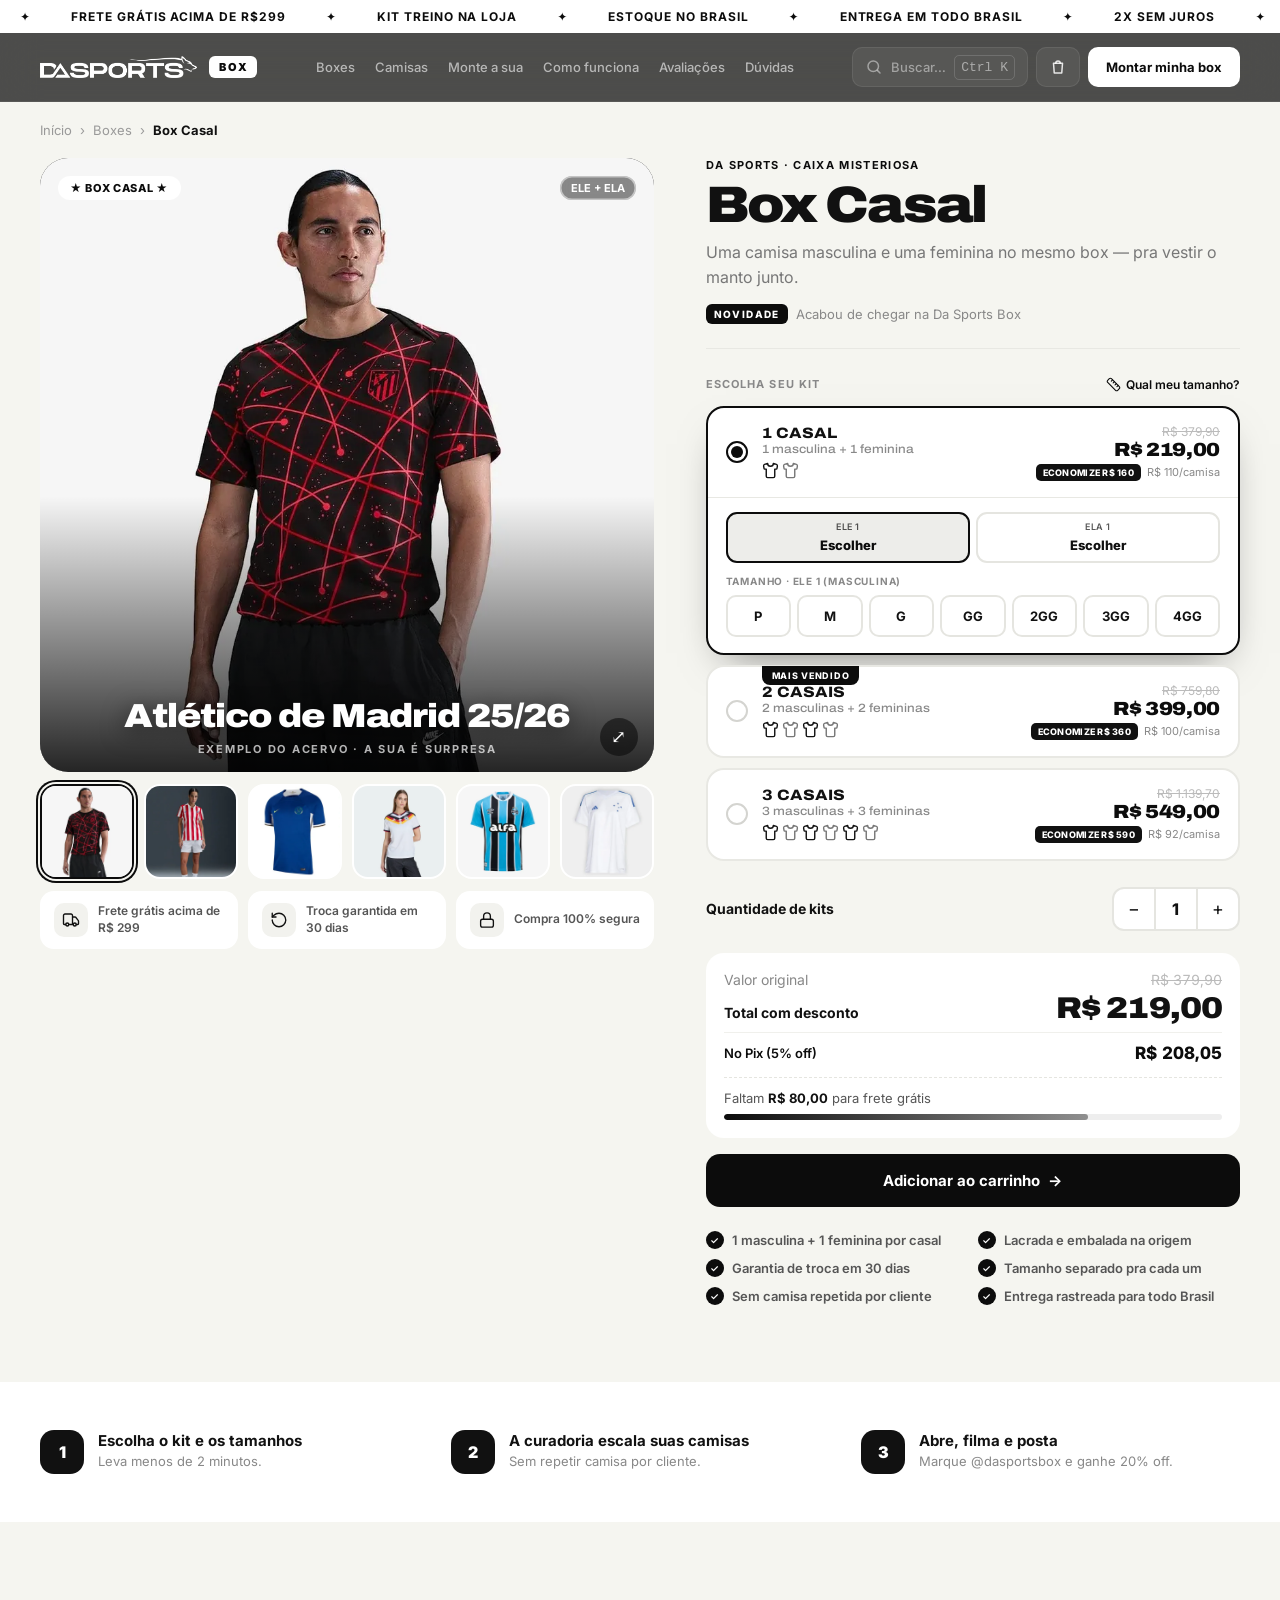
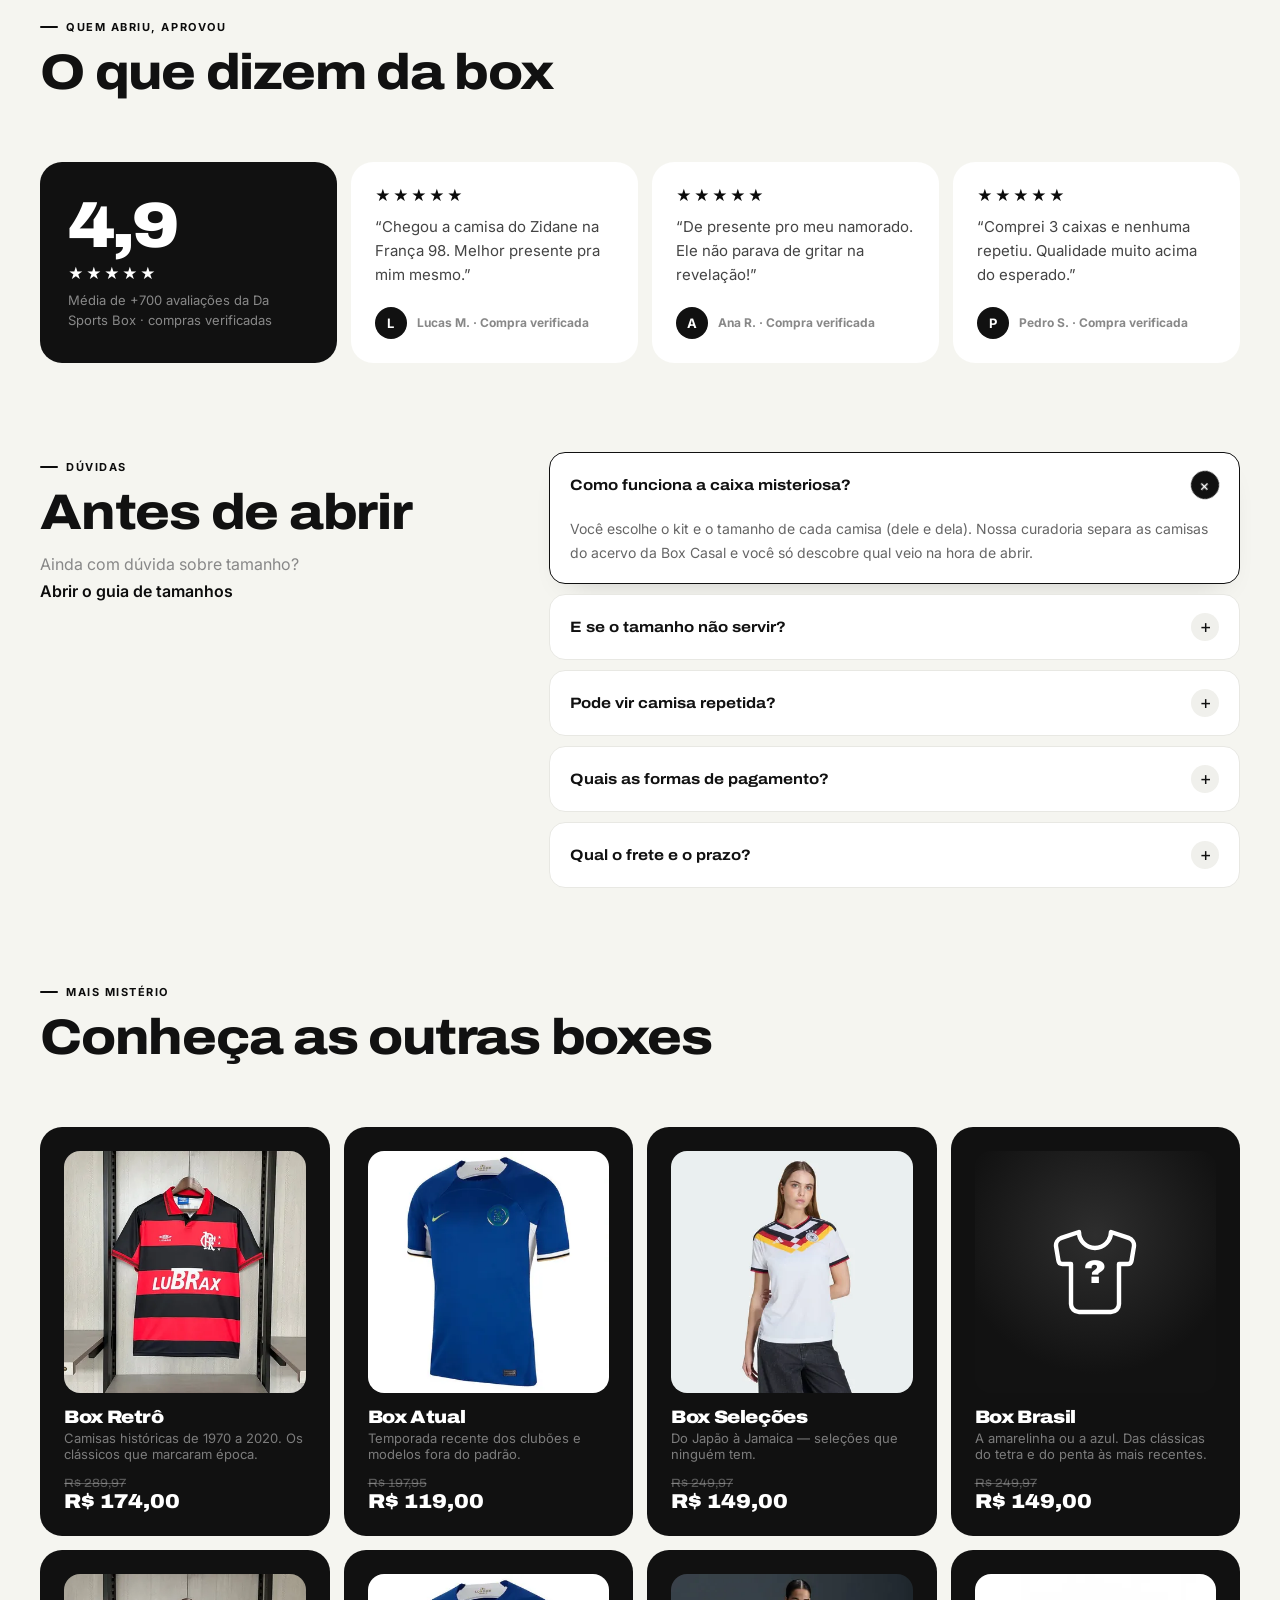
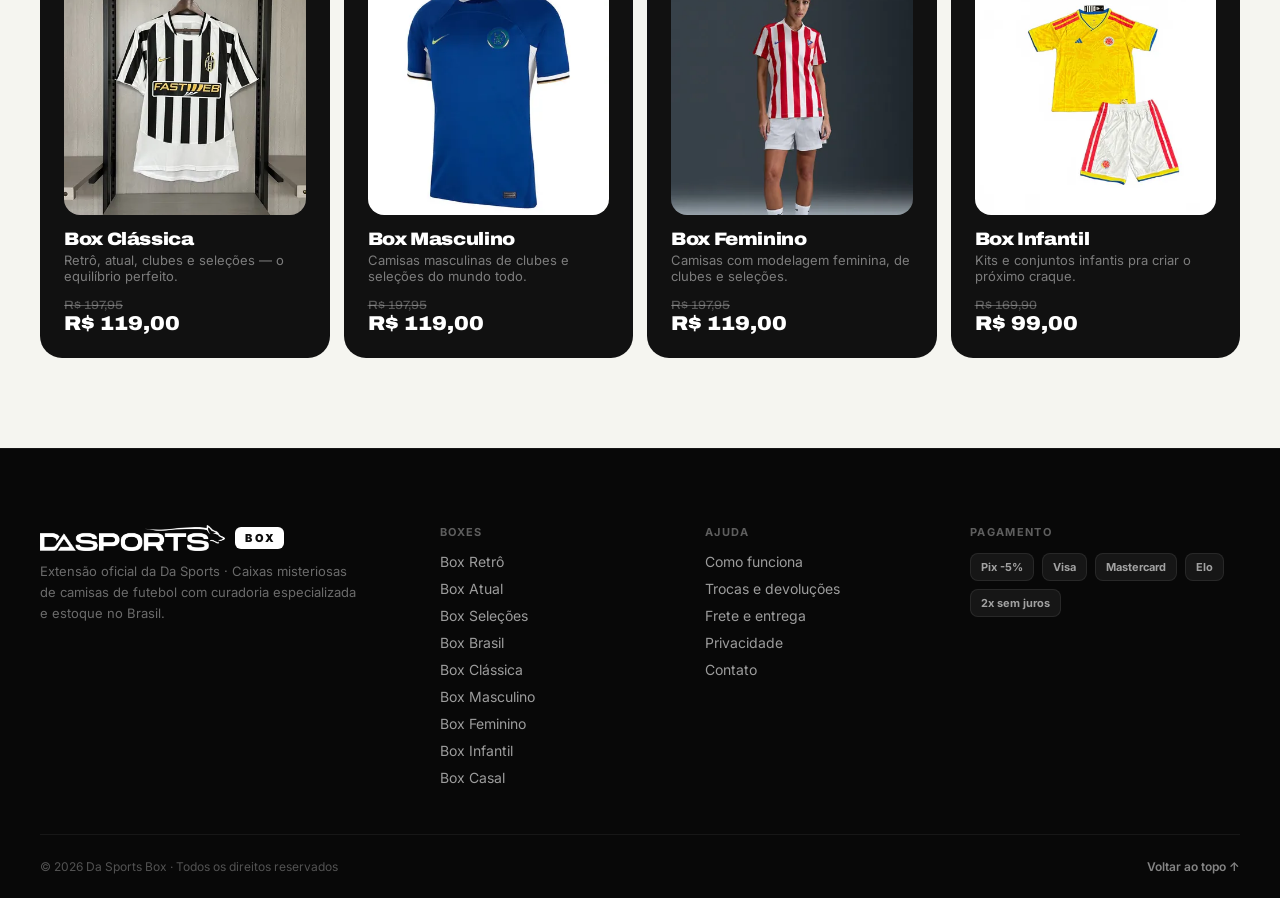
<file: box-casal.html>
<!DOCTYPE html>
<html lang="pt-BR">
<head>
  <meta charset="UTF-8">
  <meta name="viewport" content="width=device-width, initial-scale=1.0">
  <title>Box Casal — Da Sports Box</title>
  <meta name="description" content="Box Casal: Uma camisa masculina e uma feminina no mesmo box — pra vestir o manto junto.">
  <meta name="theme-color" content="#0c0c0c">
  <link rel="preconnect" href="https://fonts.googleapis.com">
  <link rel="preconnect" href="https://fonts.gstatic.com" crossorigin>
  <link href="https://fonts.googleapis.com/css2?family=Archivo:wdth,wght@62..125,500..900&family=Inter:wght@400;500;600;700;800&display=swap" rel="stylesheet">
  <link rel="stylesheet" href="css/global.css">
  <link rel="stylesheet" href="css/box.css">
</head>
<body class="page-product">

<div class="ticker" aria-hidden="true"><div class="ticker-inner" id="tick"></div></div>

<!-- HEADER -->
<header class="site-header">
  <div class="container header-inner">
    <a href="index.html" class="logo" aria-label="Da Sports Box — início"><img src="img/dasports-logo-branca.png" alt="Da Sports" width="157" height="22"><span class="logo-box">BOX</span></a>
    <nav class="nav-links" aria-label="Principal">
      <a href="index.html#boxes">Boxes</a>
      <a href="index.html#camisas">Camisas</a>
      <a href="index.html#quiz">Monte a sua</a>
      <a href="index.html#como-funciona">Como funciona</a>
      <a href="index.html#avaliacoes">Avaliações</a>
      <a href="index.html#faq">Dúvidas</a>
    </nav>
    <div class="header-actions">
      <button class="icon-btn search-trigger" type="button" data-search-open aria-label="Buscar">
        <svg viewBox="0 0 24 24" fill="none" stroke="currentColor" stroke-width="2" stroke-linecap="round"><circle cx="11" cy="11" r="7"/><path d="m20 20-3.5-3.5"/></svg>
        <span class="label">Buscar…</span><kbd>Ctrl K</kbd>
      </button>
      <button class="icon-btn cart-btn" type="button" data-drawer-open="cartDrawer" aria-label="Abrir carrinho">
        <svg viewBox="0 0 24 24" fill="none" stroke="currentColor" stroke-width="2" stroke-linecap="round" stroke-linejoin="round"><path d="M6 7h12l-1 13H7L6 7Z"/><path d="M9 7a3 3 0 0 1 6 0"/></svg>
        <span class="cart-count" data-n="0">0</span>
      </button>
      <a class="nav-cta" href="index.html#quiz">Montar minha box</a>
      <button class="icon-btn menu-toggle" type="button" data-drawer-open="menuDrawer" aria-label="Abrir menu"><span></span></button>
    </div>
  </div>
  <div class="scroll-progress"></div>
</header>

<!-- MENU (painel lateral) -->
<div class="drawer drawer-left" id="menuDrawer" role="dialog" aria-modal="true" aria-label="Menu" hidden>
  <div class="drawer-backdrop" data-drawer-close></div>
  <aside class="drawer-panel menu-panel">
    <div class="drawer-head">
      <a href="index.html" class="logo"><img src="img/dasports-logo-branca.png" alt="Da Sports" width="157" height="22"><span class="logo-box">BOX</span></a>
      <button class="drawer-x" type="button" data-drawer-close aria-label="Fechar menu">✕</button>
    </div>
    <button class="menu-search" type="button" data-search-open>
      <svg viewBox="0 0 24 24" fill="none" stroke="currentColor" stroke-width="2" stroke-linecap="round"><circle cx="11" cy="11" r="7"/><path d="m20 20-3.5-3.5"/></svg>
      Buscar box, clube, seleção…
    </button>
    <nav class="menu-links" aria-label="Menu">
      <a href="index.html#boxes"><span class="n">01</span>Boxes<i>→</i></a>
      <a href="index.html#camisas"><span class="n">02</span>Camisas<i>→</i></a>
      <a href="index.html#quiz"><span class="n">03</span>Monte a sua<i>→</i></a>
      <a href="index.html#como-funciona"><span class="n">04</span>Como funciona<i>→</i></a>
      <a href="index.html#avaliacoes"><span class="n">05</span>Avaliações<i>→</i></a>
      <a href="index.html#faq"><span class="n">06</span>Dúvidas<i>→</i></a>
    </nav>
    <div class="menu-label">Boxes</div>
    <div class="menu-boxes">
      <a href="box-retro.html"><img src="img/camisas/retro/05-flamengo-retro-19921993-home-p.webp" alt="" loading="lazy" width="420" height="420"><span>Retrô</span></a>
      <a href="box-atual.html"><img src="img/camisas/masculina/02-camisa-chelsea-i-2324-nike-azul-p.webp" alt="" loading="lazy" width="420" height="420"><span>Atual</span></a>
      <a href="box-selecoes.html"><img src="img/camisas/feminina/03-camisa-feminina-alemanha-202627-i-p.webp" alt="" loading="lazy" width="420" height="420"><span>Seleções</span></a>
      <a href="box-brasil.html"><span class="menu-mystery mystery"><span data-icon="shirt"></span><b>?</b></span><span>Brasil</span></a>
      <a href="box-classica.html"><img src="img/camisas/retro/01-camisa-juventus-retro-2010-preta-e-branca-p.webp" alt="" loading="lazy" width="420" height="420"><span>Clássica</span></a>
      <a href="box-masculino.html"><img src="img/camisas/masculina/02-camisa-chelsea-i-2324-nike-azul-p.webp" alt="" loading="lazy" width="420" height="420"><span>Masculino</span></a>
      <a href="box-feminino.html"><img src="img/camisas/feminina/02-camisa-feminina-senegal-202627-i-p.webp" alt="" loading="lazy" width="420" height="420"><span>Feminino</span></a>
      <a href="box-infantil.html"><img src="img/camisas/infantil/03-conjunto-infantil-colombia-202627-p.webp" alt="" loading="lazy" width="420" height="420"><span>Infantil</span></a>
      <a href="box-casal.html"><img src="img/camisas/masculina/05-camisa-nike-atletico-de-madrid-202526-pre-jogo-p.webp" alt="" loading="lazy" width="420" height="420"><span>Casal</span></a>
    </div>
    <div class="menu-foot">
      <a class="btn btn-white btn-block" href="index.html#quiz">Montar minha box <span class="arr">→</span></a>
      <p>Frete grátis acima de R$ 299 · Troca em 30 dias · 2x sem juros</p>
    </div>
  </aside>
</div>

<!-- BUSCA AJAX -->
<div class="search" id="search" role="dialog" aria-modal="true" aria-label="Buscar" hidden>
  <div class="search-panel">
    <div class="search-field">
      <svg viewBox="0 0 24 24" fill="none" stroke="currentColor" stroke-width="2" stroke-linecap="round"><circle cx="11" cy="11" r="7"/><path d="m20 20-3.5-3.5"/></svg>
      <input type="search" id="searchInput" placeholder="Buscar box, clube, seleção…" autocomplete="off" spellcheck="false" aria-label="Termo de busca">
      <span class="search-spinner"></span>
      <button class="search-close" type="button" data-search-close aria-label="Fechar busca"><span class="k-desk">ESC</span><span class="k-touch">Cancelar</span></button>
    </div>
    <div class="search-body" aria-live="polite"></div>
    <div class="search-foot"><span><kbd>↑</kbd><kbd>↓</kbd>navegar</span><span><kbd>Enter</kbd>abrir</span><span><kbd>Esc</kbd>fechar</span></div>
  </div>
</div>

<main class="product">
  <div class="container">

    <nav class="bc" aria-label="Você está em">
      <a href="index.html">Início</a><span>›</span><a href="index.html#boxes">Boxes</a><span>›</span><b>Box Casal</b>
    </nav>

    <div class="pg">

      <!-- Galeria -->
      <div class="gallery">
        <div class="mi has-photo" id="mi">
          <img class="mi-photo" id="miPhoto" src="img/camisas/masculina/05-camisa-nike-atletico-de-madrid-202526-pre-jogo.webp" alt="Atlético de Madrid 25/26" width="1000" height="1000">
          <div class="mi-fan" id="miFan" hidden></div>
          <div class="mi-tag">★ BOX CASAL ★</div>
          <div class="mi-off">ELE + ELA</div>
          <div class="mi-lbl" id="miLbl">Atlético de Madrid 25/26</div>
          <div class="mi-sub" id="miSub">EXEMPLO DO ACERVO · A SUA É SURPRESA</div>
        </div>
        <div class="tbs" style="--n:6">
          <button type="button" class="tb tb-photo on" data-src="img/camisas/masculina/05-camisa-nike-atletico-de-madrid-202526-pre-jogo.webp" data-label="Atlético de Madrid 25/26" data-cover="0" aria-label="Atlético de Madrid 25/26"><img src="img/camisas/masculina/05-camisa-nike-atletico-de-madrid-202526-pre-jogo-p.webp" alt="" loading="lazy" width="420" height="420"></button>
          <button type="button" class="tb tb-photo" data-src="img/camisas/feminina/01-camisa-feminina-nike-atletico-madrid-202526-i-torcedor.webp" data-label="Atlético de Madrid 25/26" data-cover="0" aria-label="Atlético de Madrid 25/26"><img src="img/camisas/feminina/01-camisa-feminina-nike-atletico-madrid-202526-i-torcedor-p.webp" alt="" loading="lazy" width="420" height="420"></button>
          <button type="button" class="tb tb-photo" data-src="img/camisas/masculina/02-camisa-chelsea-i-2324-nike-azul.webp" data-label="Chelsea 23/24" data-cover="0" aria-label="Chelsea 23/24"><img src="img/camisas/masculina/02-camisa-chelsea-i-2324-nike-azul-p.webp" alt="" loading="lazy" width="420" height="420"></button>
          <button type="button" class="tb tb-photo" data-src="img/camisas/feminina/03-camisa-feminina-alemanha-202627-i.webp" data-label="Alemanha 26/27" data-cover="0" aria-label="Alemanha 26/27"><img src="img/camisas/feminina/03-camisa-feminina-alemanha-202627-i-p.webp" alt="" loading="lazy" width="420" height="420"></button>
          <button type="button" class="tb tb-photo" data-src="img/camisas/masculina/03-camisa-masculina-umbro-gremio-oficial-2425-torcedor-com-patr.webp" data-label="Grêmio 24/25" data-cover="0" aria-label="Grêmio 24/25"><img src="img/camisas/masculina/03-camisa-masculina-umbro-gremio-oficial-2425-torcedor-com-patr-p.webp" alt="" loading="lazy" width="420" height="420"></button>
          <button type="button" class="tb tb-photo" data-src="img/camisas/feminina/05-camisa-cruzeiro-ii-202627-torcedor-adidas-feminina-brancoazu.webp" data-label="Cruzeiro 26/27" data-cover="0" aria-label="Cruzeiro 26/27"><img src="img/camisas/feminina/05-camisa-cruzeiro-ii-202627-torcedor-adidas-feminina-brancoazu-p.webp" alt="" loading="lazy" width="420" height="420"></button>
        </div>
        <div class="trust">
          <div><span class="trust-ico" data-icon="truck"></span>Frete grátis acima de R$ 299</div>
          <div><span class="trust-ico" data-icon="swap"></span>Troca garantida em 30 dias</div>
          <div><span class="trust-ico" data-icon="lock"></span>Compra 100% segura</div>
        </div>
      </div>

      <!-- Informações e compra -->
      <div class="info">
        <p class="itag">Da Sports · Caixa Misteriosa</p>
        <h1 class="ih1">Box Casal</h1>
        <p class="isub">Uma camisa masculina e uma feminina no mesmo box — pra vestir o manto junto.</p>
        <div class="rat">
          <span class="rn-new">NOVIDADE</span>
          <span class="rc">Acabou de chegar na Da Sports Box</span>
        </div>

        <div class="kl">
          <span>Escolha seu kit</span>
          <button type="button" class="kl-link" data-open-sizes><span class="kl-ico" data-icon="ruler"></span>Qual meu tamanho?</button>
        </div>

        <div class="kits" id="kits" role="radiogroup" aria-label="Kits">
      <div class="kc" data-kit="0" data-qty="2" role="radio" aria-checked="false" tabindex="0">
        
        <div class="kc-head">
          <span class="kc-radio"></span>
          <div class="kc-main">
            <div class="kc-name">1 CASAL <span class="kc-promo">1 masculina + 1 feminina</span></div>
            <div class="kc-icons"><span class="ki" data-icon="shirt"></span><span class="ki ki-f" data-icon="shirt"></span></div>
          </div>
          <div class="kc-right">
            <div class="kc-old">R$ 379,90</div>
            <div class="kc-price bl">R$ 219,00</div>
            <div class="kc-eco"><span class="eco-b">ECONOMIZE R$ 160</span><span class="eco-p">R$ 110/camisa</span></div>
          </div>
        </div>
        <div class="kc-sizes"><div class="kc-sizes-inner">
          <div class="sz-tabs"></div>
          <div class="sz-btns-label">Tamanho</div>
          <div class="sz-btns"></div>
        </div></div>
      </div>
      <div class="kc hot" data-kit="1" data-qty="4" role="radio" aria-checked="false" tabindex="0">
        <span class="kc-badge">MAIS VENDIDO</span>
        <div class="kc-head">
          <span class="kc-radio"></span>
          <div class="kc-main">
            <div class="kc-name">2 CASAIS <span class="kc-promo">2 masculinas + 2 femininas</span></div>
            <div class="kc-icons"><span class="ki" data-icon="shirt"></span><span class="ki ki-f" data-icon="shirt"></span><span class="ki" data-icon="shirt"></span><span class="ki ki-f" data-icon="shirt"></span></div>
          </div>
          <div class="kc-right">
            <div class="kc-old">R$ 759,80</div>
            <div class="kc-price bl">R$ 399,00</div>
            <div class="kc-eco"><span class="eco-b">ECONOMIZE R$ 360</span><span class="eco-p">R$ 100/camisa</span></div>
          </div>
        </div>
        <div class="kc-sizes"><div class="kc-sizes-inner">
          <div class="sz-tabs"></div>
          <div class="sz-btns-label">Tamanho</div>
          <div class="sz-btns"></div>
        </div></div>
      </div>
      <div class="kc" data-kit="2" data-qty="6" role="radio" aria-checked="false" tabindex="0">
        
        <div class="kc-head">
          <span class="kc-radio"></span>
          <div class="kc-main">
            <div class="kc-name">3 CASAIS <span class="kc-promo">3 masculinas + 3 femininas</span></div>
            <div class="kc-icons"><span class="ki" data-icon="shirt"></span><span class="ki ki-f" data-icon="shirt"></span><span class="ki" data-icon="shirt"></span><span class="ki ki-f" data-icon="shirt"></span><span class="ki" data-icon="shirt"></span><span class="ki ki-f" data-icon="shirt"></span></div>
          </div>
          <div class="kc-right">
            <div class="kc-old">R$ 1.139,70</div>
            <div class="kc-price bl">R$ 549,00</div>
            <div class="kc-eco"><span class="eco-b">ECONOMIZE R$ 590</span><span class="eco-p">R$ 92/camisa</span></div>
          </div>
        </div>
        <div class="kc-sizes"><div class="kc-sizes-inner">
          <div class="sz-tabs"></div>
          <div class="sz-btns-label">Tamanho</div>
          <div class="sz-btns"></div>
        </div></div>
      </div>
        </div>

        <div class="qrow">
          <span class="qlbl">Quantidade de kits</span>
          <div class="qctl">
            <button type="button" class="qbt" data-q="-1" aria-label="Diminuir">−</button>
            <div class="qnm" id="qN">1</div>
            <button type="button" class="qbt" data-q="1" aria-label="Aumentar">+</button>
          </div>
        </div>

        <div class="tot">
          <div class="tot-row"><span class="tot-lbl">Valor original</span><span class="tot-old" id="tOld">R$ 379,90</span></div>
          <div class="tot-row"><span class="tot-lbl strong">Total com desconto</span><span class="tot-main" id="tMain">R$ 219,00</span></div>
          <div class="pix-row"><span class="pix-lbl">No Pix (5% off)</span><span class="pix-val" id="tPix">R$ 208,05</span></div>
          <div class="ship">
            <div class="ship-txt" id="shipTxt">Faltam <b>R$ 80,00</b> para frete grátis</div>
            <div class="ship-bar"><i id="shipBar" style="width:73.2%"></i></div>
          </div>
        </div>

        <div class="buy" id="buy">
          <button type="button" class="btn btn-main btn-block" id="btnCart">Adicionar ao carrinho <span class="arr">→</span></button>
        </div>

        <div class="feats">
          <div class="ft"><span class="fc">✓</span>1 masculina + 1 feminina por casal</div>
          <div class="ft"><span class="fc">✓</span>Lacrada e embalada na origem</div>
          <div class="ft"><span class="fc">✓</span>Garantia de troca em 30 dias</div>
          <div class="ft"><span class="fc">✓</span>Tamanho separado pra cada um</div>
          <div class="ft"><span class="fc">✓</span>Sem camisa repetida por cliente</div>
          <div class="ft"><span class="fc">✓</span>Entrega rastreada para todo Brasil</div>
        </div>
      </div>
    </div>
  </div>

  <!-- Como funciona (resumo) -->
  <section class="p-how">
    <div class="container">
      <div class="p-how-grid" data-stagger="up">
        <div><span class="p-how-n">1</span><div><b>Escolha o kit e os tamanhos</b><p>Leva menos de 2 minutos.</p></div></div>
        <div><span class="p-how-n">2</span><div><b>A curadoria escala suas camisas</b><p>Sem repetir camisa por cliente.</p></div></div>
        <div><span class="p-how-n">3</span><div><b>Abre, filma e posta</b><p>Marque @dasportsbox e ganhe 20% off.</p></div></div>
      </div>
    </div>
  </section>


  <!-- Avaliações -->
  <section class="p-rev">
    <div class="container">
      <div class="s-head">
        <div>
          <p class="s-label" data-reveal>Quem abriu, aprovou</p>
          <h2 class="s-title" data-split>O que dizem da box</h2>
        </div>
      </div>
      <div class="p-rev-grid">
        <div class="p-rev-score" data-reveal>
          <div class="p-rev-big">4,9</div>
          <div class="sts">★★★★★</div>
          <p>Média de +700 avaliações da Da Sports Box · compras verificadas</p>
        </div>
        <div class="p-rev-cards" data-stagger="up">
          <figure class="p-rev-card"><div class="sts">★★★★★</div><blockquote>“Chegou a camisa do Zidane na França 98. Melhor presente pra mim mesmo.”</blockquote><figcaption><span class="p-rev-av">L</span>Lucas M. · Compra verificada</figcaption></figure>
          <figure class="p-rev-card"><div class="sts">★★★★★</div><blockquote>“De presente pro meu namorado. Ele não parava de gritar na revelação!”</blockquote><figcaption><span class="p-rev-av">A</span>Ana R. · Compra verificada</figcaption></figure>
          <figure class="p-rev-card"><div class="sts">★★★★★</div><blockquote>“Comprei 3 caixas e nenhuma repetiu. Qualidade muito acima do esperado.”</blockquote><figcaption><span class="p-rev-av">P</span>Pedro S. · Compra verificada</figcaption></figure>
        </div>
      </div>
    </div>
  </section>

  <!-- Dúvidas -->
  <section class="p-faq">
    <div class="container p-faq-inner">
      <div>
        <p class="s-label" data-reveal>Dúvidas</p>
        <h2 class="s-title" data-split>Antes de abrir</h2>
        <p class="s-sub" data-reveal style="--d:2">Ainda com dúvida sobre tamanho? <button type="button" class="kl-link" data-open-sizes>Abrir o guia de tamanhos</button></p>
      </div>
      <div class="faq-list" data-stagger="up">
        <details class="faq-item" open>
          <summary>Como funciona a caixa misteriosa?</summary>
          <div class="faq-a"><p>Você escolhe o kit e o tamanho de cada camisa (dele e dela). Nossa curadoria separa as camisas do acervo da Box Casal e você só descobre qual veio na hora de abrir.</p></div>
        </details>
        <details class="faq-item">
          <summary>E se o tamanho não servir?</summary>
          <div class="faq-a"><p>A troca de tamanho é garantida e você tem 30 dias de garantia de troca. Na dúvida, use o guia de tamanhos acima — ele calcula pela sua altura e peso.</p></div>
        </details>
        <details class="faq-item">
          <summary>Pode vir camisa repetida?</summary>
          <div class="faq-a"><p>Não. A gente controla o histórico de cada cliente para não repetir camisa entre as suas compras.</p></div>
        </details>
        <details class="faq-item">
          <summary>Quais as formas de pagamento?</summary>
          <div class="faq-a"><p>Pix com 5% de desconto ou cartão em até 2x sem juros.</p></div>
        </details>
        <details class="faq-item">
          <summary>Qual o frete e o prazo?</summary>
          <div class="faq-a"><p>O estoque é no Brasil e a entrega é rastreada para todo o país. O frete é grátis acima de R$ 299.</p></div>
        </details>
      </div>
    </div>
  </section>

  <!-- Outras boxes -->
  <section class="xs">
    <div class="container">
      <div class="s-head">
        <div>
          <p class="s-label" data-reveal>Mais mistério</p>
          <h2 class="s-title" data-split>Conheça as outras boxes</h2>
        </div>
      </div>
      <div class="xs-grid" data-stagger="up">
      <a href="box-retro.html" class="xs-card spotlight">
        <span class="xs-photo"><img src="img/camisas/retro/05-flamengo-retro-19921993-home-p.webp" alt="" loading="lazy" width="420" height="420"></span>
        <div>
          <div class="xs-name">Box Retrô</div>
          <div class="xs-desc">Camisas históricas de 1970 a 2020. Os clássicos que marcaram época.</div>
        </div>
        <div class="xs-price"><s>R$ 289,97</s>R$ 174,00</div>
      </a>
      <a href="box-atual.html" class="xs-card spotlight">
        <span class="xs-photo"><img src="img/camisas/masculina/02-camisa-chelsea-i-2324-nike-azul-p.webp" alt="" loading="lazy" width="420" height="420"></span>
        <div>
          <div class="xs-name">Box Atual</div>
          <div class="xs-desc">Temporada recente dos clubões e modelos fora do padrão.</div>
        </div>
        <div class="xs-price"><s>R$ 197,95</s>R$ 119,00</div>
      </a>
      <a href="box-selecoes.html" class="xs-card spotlight">
        <span class="xs-photo"><img src="img/camisas/feminina/03-camisa-feminina-alemanha-202627-i-p.webp" alt="" loading="lazy" width="420" height="420"></span>
        <div>
          <div class="xs-name">Box Seleções</div>
          <div class="xs-desc">Do Japão à Jamaica — seleções que ninguém tem.</div>
        </div>
        <div class="xs-price"><s>R$ 249,97</s>R$ 149,00</div>
      </a>
      <a href="box-brasil.html" class="xs-card spotlight">
        <span class="xs-photo xs-mystery"><span class="mystery"><span data-icon="shirt"></span><b>?</b></span></span>
        <div>
          <div class="xs-name">Box Brasil</div>
          <div class="xs-desc">A amarelinha ou a azul. Das clássicas do tetra e do penta às mais recentes.</div>
        </div>
        <div class="xs-price"><s>R$ 249,97</s>R$ 149,00</div>
      </a>
      <a href="box-classica.html" class="xs-card spotlight">
        <span class="xs-photo"><img src="img/camisas/retro/01-camisa-juventus-retro-2010-preta-e-branca-p.webp" alt="" loading="lazy" width="420" height="420"></span>
        <div>
          <div class="xs-name">Box Clássica</div>
          <div class="xs-desc">Retrô, atual, clubes e seleções — o equilíbrio perfeito.</div>
        </div>
        <div class="xs-price"><s>R$ 197,95</s>R$ 119,00</div>
      </a>
      <a href="box-masculino.html" class="xs-card spotlight">
        <span class="xs-photo"><img src="img/camisas/masculina/02-camisa-chelsea-i-2324-nike-azul-p.webp" alt="" loading="lazy" width="420" height="420"></span>
        <div>
          <div class="xs-name">Box Masculino</div>
          <div class="xs-desc">Camisas masculinas de clubes e seleções do mundo todo.</div>
        </div>
        <div class="xs-price"><s>R$ 197,95</s>R$ 119,00</div>
      </a>
      <a href="box-feminino.html" class="xs-card spotlight">
        <span class="xs-photo"><img src="img/camisas/feminina/01-camisa-feminina-nike-atletico-madrid-202526-i-torcedor-p.webp" alt="" loading="lazy" width="420" height="420"></span>
        <div>
          <div class="xs-name">Box Feminino</div>
          <div class="xs-desc">Camisas com modelagem feminina, de clubes e seleções.</div>
        </div>
        <div class="xs-price"><s>R$ 197,95</s>R$ 119,00</div>
      </a>
      <a href="box-infantil.html" class="xs-card spotlight">
        <span class="xs-photo"><img src="img/camisas/infantil/03-conjunto-infantil-colombia-202627-p.webp" alt="" loading="lazy" width="420" height="420"></span>
        <div>
          <div class="xs-name">Box Infantil</div>
          <div class="xs-desc">Kits e conjuntos infantis pra criar o próximo craque.</div>
        </div>
        <div class="xs-price"><s>R$ 169,90</s>R$ 99,00</div>
      </a>
      </div>
    </div>
  </section>
</main>

<!-- Barra de compra fixa (mobile) -->
<div class="sticky-buy" id="stickyBuy" aria-hidden="true">
  <div class="container sticky-inner">
    <div>
      <div class="sticky-name">Box Casal</div>
      <div class="sticky-total" id="stickyTotal">R$ 219,00</div>
    </div>
    <button type="button" class="btn btn-main" id="stickyBtn">Adicionar <span class="arr">→</span></button>
  </div>
</div>

<!-- Modal: guia de tamanhos -->
<div class="overlay" id="sizeModal" role="dialog" aria-modal="true" aria-labelledby="sizeTitle" hidden>
  <div class="modal">
    <div class="modal-head">
      <div>
        <div class="modal-title" id="sizeTitle">Guia de tamanhos</div>
        <div class="modal-sub">As medidas são da camiseta, não do corpo.</div>
      </div>
      <button type="button" class="mclose" data-close-sizes aria-label="Fechar">✕</button>
    </div>
    <div class="modal-body">
      <form class="calc-card" id="calcForm">
        <div class="calc-title">Descubra seu tamanho</div>
        <div class="calc-sub">Informe altura e peso — calculamos o tamanho ideal pela tabela do modelo selecionado.</div>
        <div class="calc-fields">
          <div class="cf"><label for="cH">Altura (cm)</label><input type="number" id="cH" inputmode="numeric" min="90" max="230" placeholder="Ex: 178"></div>
          <div class="cf"><label for="cW">Peso (kg)</label><input type="number" id="cW" inputmode="numeric" min="12" max="250" placeholder="Ex: 82"></div>
        </div>
        <button type="submit" class="btn btn-dark btn-block">Encontrar meu tamanho</button>
        <div class="calc-result" id="calcR" aria-live="polite"></div>
      </form>
      <button type="button" class="toggle-table" id="toggleTable" aria-expanded="false">
        <span>Ver tabela completa</span><span class="tt-arr">▾</span>
      </button>
      <div class="table-section" id="tableSection"><div>
        <div class="model-tabs">
          <button type="button" class="mt" data-model="masculino">Masculino</button>
          <button type="button" class="mt" data-model="feminino">Feminino</button>
          <button type="button" class="mt" data-model="infantil">Infantil</button>
          <button type="button" class="mt" data-model="jogador">Jogador</button>
          <button type="button" class="mt" data-model="torcedor">Torcedor</button>
        </div>
        <div id="tableWrap"></div>
      </div></div>
    </div>
  </div>
</div>

<!-- RODAPÉ -->
<footer class="foot">
  <div class="container">
    <div class="foot-grid">
      <div>
        <div class="foot-brand"><img src="img/dasports-logo-branca.png" alt="Da Sports" width="186" height="26" loading="lazy"><span class="logo-box">BOX</span></div>
        <p class="foot-tagline">Extensão oficial da Da Sports · Caixas misteriosas de camisas de futebol com curadoria especializada e estoque no Brasil.</p>
      </div>
      <div>
        <div class="foot-title">Boxes</div>
        <div class="foot-links">
          <a href="box-retro.html">Box Retrô</a>
          <a href="box-atual.html">Box Atual</a>
          <a href="box-selecoes.html">Box Seleções</a>
          <a href="box-brasil.html">Box Brasil</a>
          <a href="box-classica.html">Box Clássica</a>
          <a href="box-masculino.html">Box Masculino</a>
          <a href="box-feminino.html">Box Feminino</a>
          <a href="box-infantil.html">Box Infantil</a>
          <a href="box-casal.html">Box Casal</a>
        </div>
      </div>
      <div>
        <div class="foot-title">Ajuda</div>
        <div class="foot-links">
          <a href="index.html#como-funciona">Como funciona</a>
          <a href="index.html#faq">Trocas e devoluções</a>
          <a href="index.html#faq">Frete e entrega</a>
          <a href="#">Privacidade</a>
          <a href="#">Contato</a>
        </div>
      </div>
      <div>
        <div class="foot-title">Pagamento</div>
        <div class="foot-pay"><span>Pix -5%</span><span>Visa</span><span>Mastercard</span><span>Elo</span><span>2x sem juros</span></div>
      </div>
    </div>
    <div class="foot-bottom">
      <span>© <span data-year>2026</span> Da Sports Box · Todos os direitos reservados</span>
      <button class="to-top" type="button" data-to-top>Voltar ao topo ↑</button>
    </div>
  </div>
</footer>

<script>
  // Dados da box (em produção virão da Shopify)
  window.BOX = {
    "name": "Box Casal",
    "emoji": "💑",
    "mode": "casal",
    "sizes": null,
    "model": "masculino",
    "variants": null,
    "photos": [
      {
        "src": "img/camisas/masculina/05-camisa-nike-atletico-de-madrid-202526-pre-jogo.webp",
        "thumb": "img/camisas/masculina/05-camisa-nike-atletico-de-madrid-202526-pre-jogo-p.webp",
        "nome": "Atlético de Madrid 25/26"
      },
      {
        "src": "img/camisas/feminina/01-camisa-feminina-nike-atletico-madrid-202526-i-torcedor.webp",
        "thumb": "img/camisas/feminina/01-camisa-feminina-nike-atletico-madrid-202526-i-torcedor-p.webp",
        "nome": "Atlético de Madrid 25/26"
      },
      {
        "src": "img/camisas/masculina/02-camisa-chelsea-i-2324-nike-azul.webp",
        "thumb": "img/camisas/masculina/02-camisa-chelsea-i-2324-nike-azul-p.webp",
        "nome": "Chelsea 23/24"
      },
      {
        "src": "img/camisas/feminina/03-camisa-feminina-alemanha-202627-i.webp",
        "thumb": "img/camisas/feminina/03-camisa-feminina-alemanha-202627-i-p.webp",
        "nome": "Alemanha 26/27"
      },
      {
        "src": "img/camisas/masculina/03-camisa-masculina-umbro-gremio-oficial-2425-torcedor-com-patr.webp",
        "thumb": "img/camisas/masculina/03-camisa-masculina-umbro-gremio-oficial-2425-torcedor-com-patr-p.webp",
        "nome": "Grêmio 24/25"
      },
      {
        "src": "img/camisas/feminina/05-camisa-cruzeiro-ii-202627-torcedor-adidas-feminina-brancoazu.webp",
        "thumb": "img/camisas/feminina/05-camisa-cruzeiro-ii-202627-torcedor-adidas-feminina-brancoazu-p.webp",
        "nome": "Cruzeiro 26/27"
      }
    ],
    "prices": [
      {
        "t": 219,
        "o": 379.9
      },
      {
        "t": 399,
        "o": 759.8
      },
      {
        "t": 549,
        "o": 1139.7
      }
    ]
  };
</script>
<script src="js/site.js"></script>
<script src="js/cart.js"></script>
<script src="js/lightbox.js"></script>
<script src="js/box.js"></script>
</body>
</html>
</file>
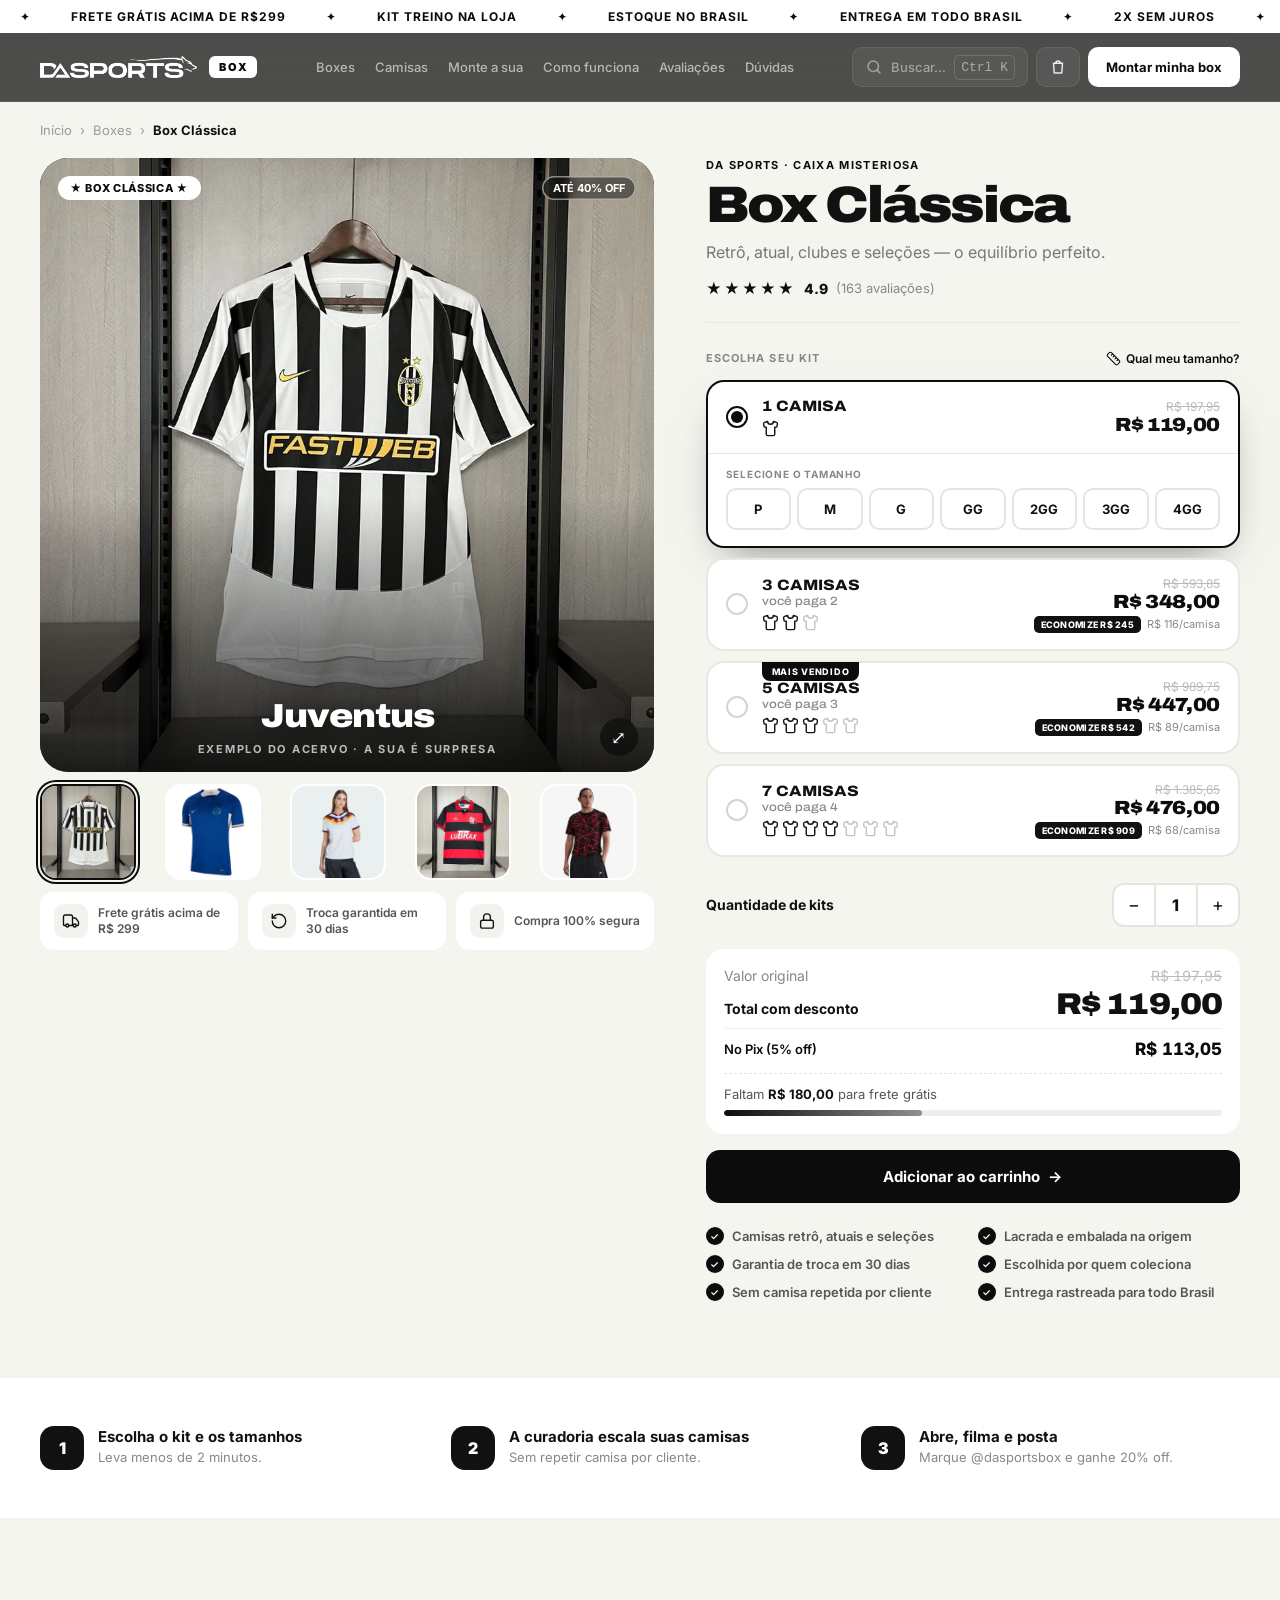
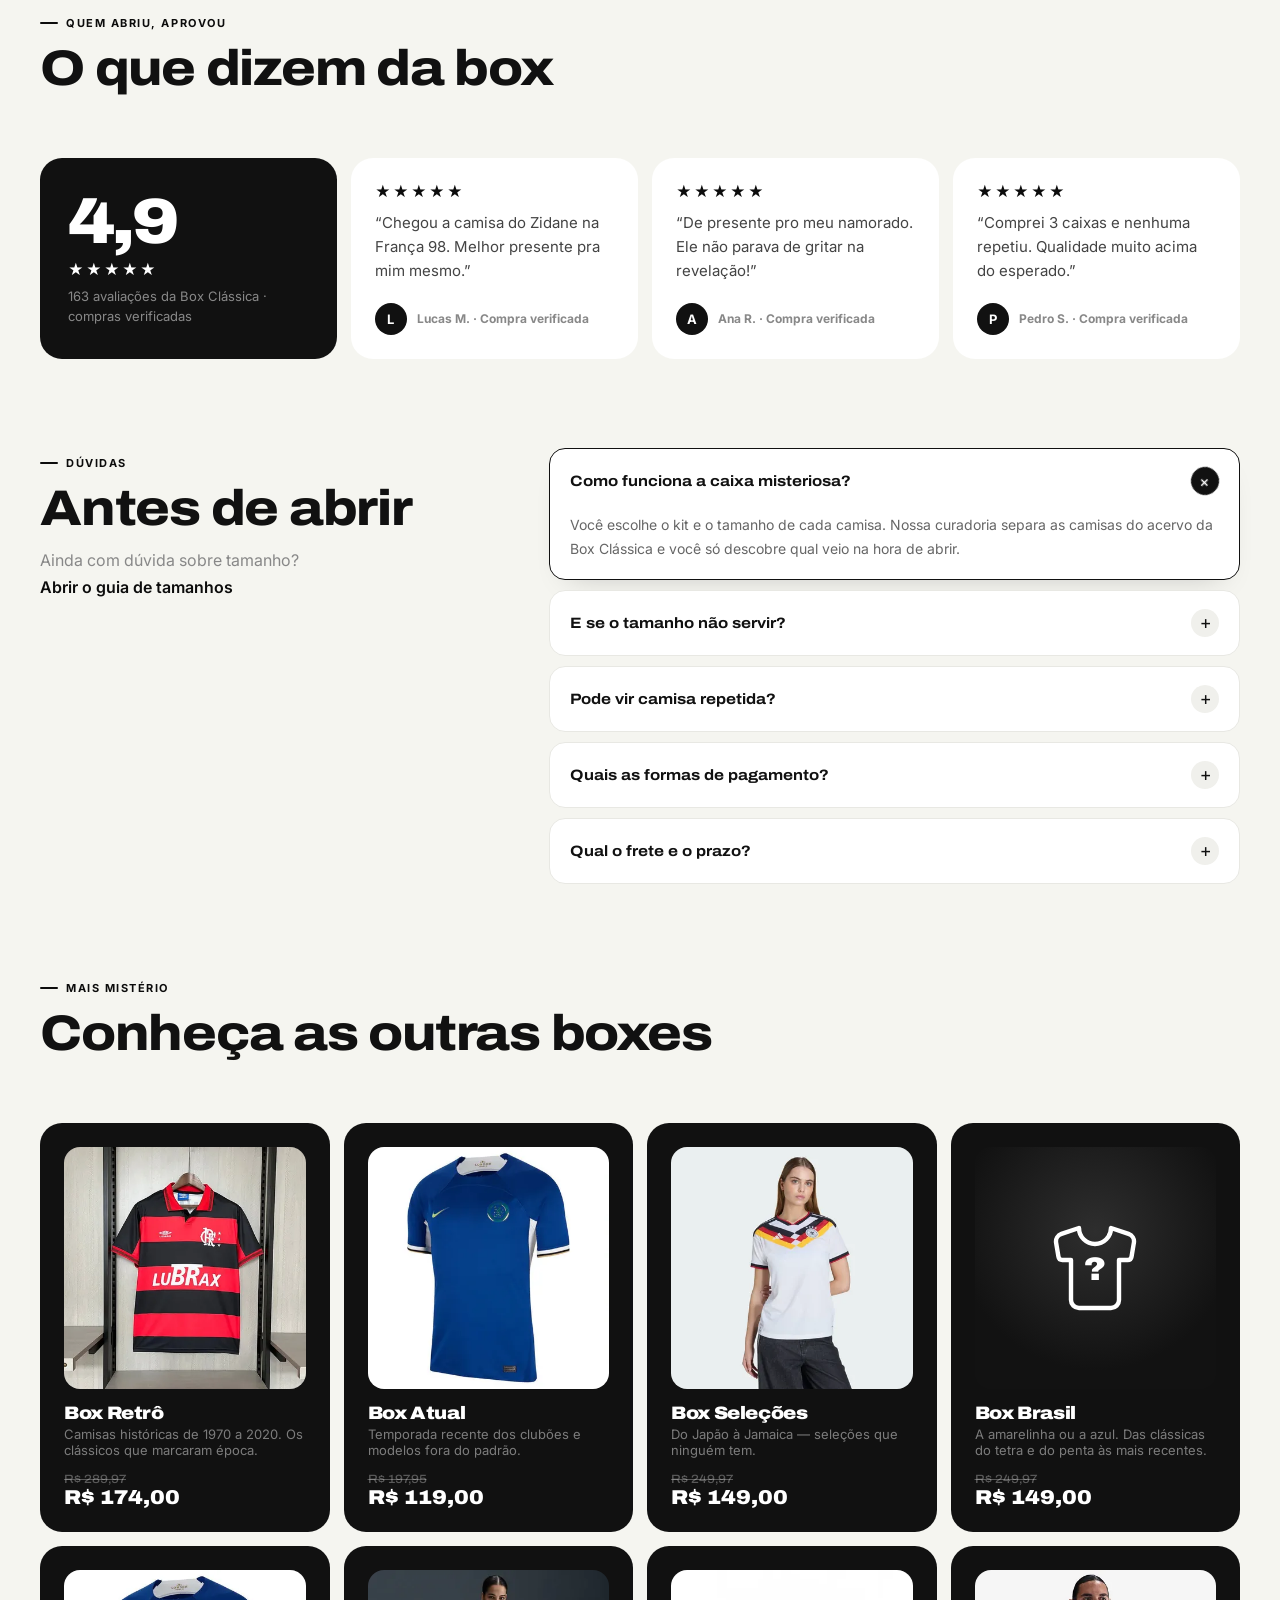
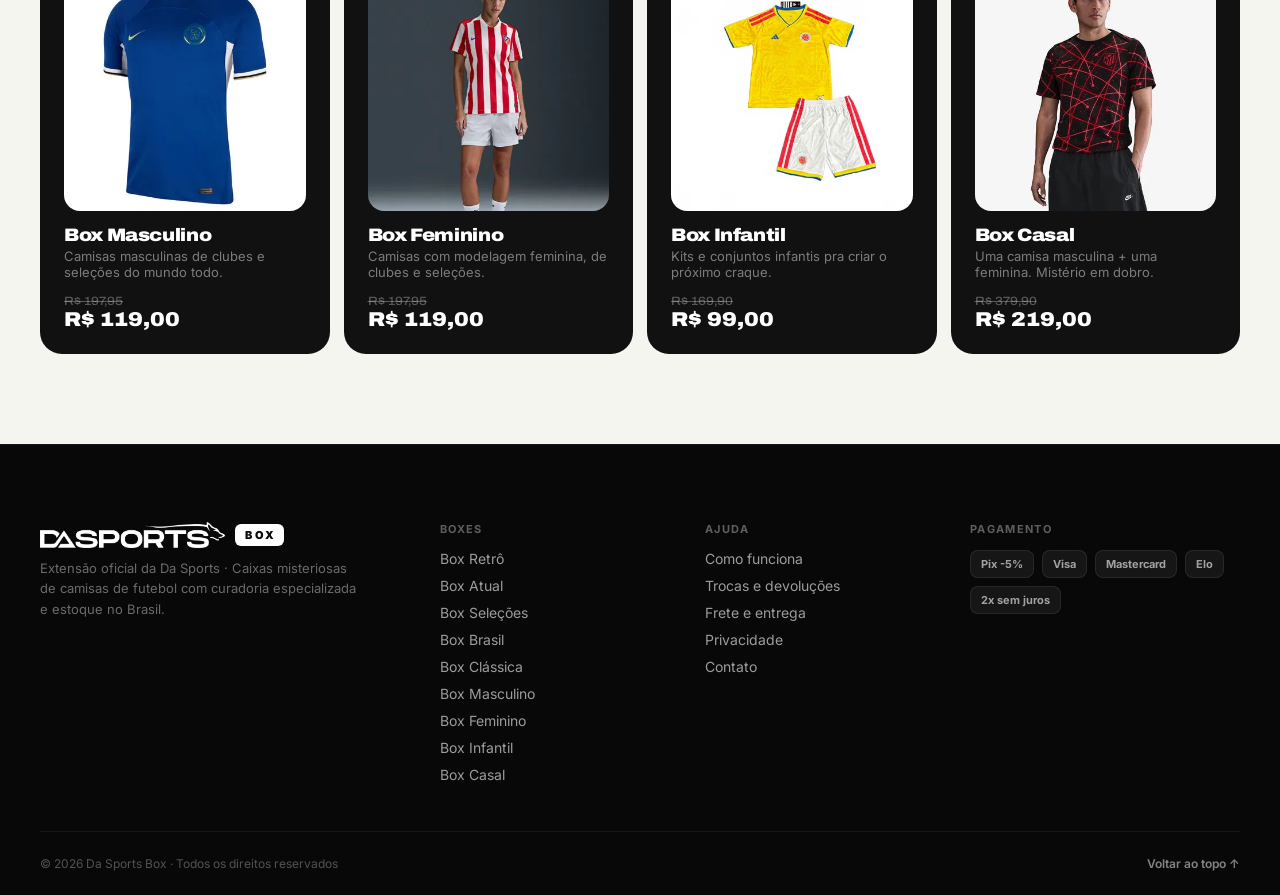
<file: box-classica.html>
<!DOCTYPE html>
<html lang="pt-BR">
<head>
  <meta charset="UTF-8">
  <meta name="viewport" content="width=device-width, initial-scale=1.0">
  <title>Box Clássica — Da Sports Box</title>
  <meta name="description" content="Box Clássica: Retrô, atual, clubes e seleções — o equilíbrio perfeito.">
  <meta name="theme-color" content="#0c0c0c">
  <link rel="preconnect" href="https://fonts.googleapis.com">
  <link rel="preconnect" href="https://fonts.gstatic.com" crossorigin>
  <link href="https://fonts.googleapis.com/css2?family=Archivo:wdth,wght@62..125,500..900&family=Inter:wght@400;500;600;700;800&display=swap" rel="stylesheet">
  <link rel="stylesheet" href="css/global.css">
  <link rel="stylesheet" href="css/box.css">
</head>
<body class="page-product">

<div class="ticker" aria-hidden="true"><div class="ticker-inner" id="tick"></div></div>

<!-- HEADER -->
<header class="site-header">
  <div class="container header-inner">
    <a href="index.html" class="logo" aria-label="Da Sports Box — início"><img src="img/dasports-logo-branca.png" alt="Da Sports" width="157" height="22"><span class="logo-box">BOX</span></a>
    <nav class="nav-links" aria-label="Principal">
      <a href="index.html#boxes">Boxes</a>
      <a href="index.html#camisas">Camisas</a>
      <a href="index.html#quiz">Monte a sua</a>
      <a href="index.html#como-funciona">Como funciona</a>
      <a href="index.html#avaliacoes">Avaliações</a>
      <a href="index.html#faq">Dúvidas</a>
    </nav>
    <div class="header-actions">
      <button class="icon-btn search-trigger" type="button" data-search-open aria-label="Buscar">
        <svg viewBox="0 0 24 24" fill="none" stroke="currentColor" stroke-width="2" stroke-linecap="round"><circle cx="11" cy="11" r="7"/><path d="m20 20-3.5-3.5"/></svg>
        <span class="label">Buscar…</span><kbd>Ctrl K</kbd>
      </button>
      <button class="icon-btn cart-btn" type="button" data-drawer-open="cartDrawer" aria-label="Abrir carrinho">
        <svg viewBox="0 0 24 24" fill="none" stroke="currentColor" stroke-width="2" stroke-linecap="round" stroke-linejoin="round"><path d="M6 7h12l-1 13H7L6 7Z"/><path d="M9 7a3 3 0 0 1 6 0"/></svg>
        <span class="cart-count" data-n="0">0</span>
      </button>
      <a class="nav-cta" href="index.html#quiz">Montar minha box</a>
      <button class="icon-btn menu-toggle" type="button" data-drawer-open="menuDrawer" aria-label="Abrir menu"><span></span></button>
    </div>
  </div>
  <div class="scroll-progress"></div>
</header>

<!-- MENU (painel lateral) -->
<div class="drawer drawer-left" id="menuDrawer" role="dialog" aria-modal="true" aria-label="Menu" hidden>
  <div class="drawer-backdrop" data-drawer-close></div>
  <aside class="drawer-panel menu-panel">
    <div class="drawer-head">
      <a href="index.html" class="logo"><img src="img/dasports-logo-branca.png" alt="Da Sports" width="157" height="22"><span class="logo-box">BOX</span></a>
      <button class="drawer-x" type="button" data-drawer-close aria-label="Fechar menu">✕</button>
    </div>
    <button class="menu-search" type="button" data-search-open>
      <svg viewBox="0 0 24 24" fill="none" stroke="currentColor" stroke-width="2" stroke-linecap="round"><circle cx="11" cy="11" r="7"/><path d="m20 20-3.5-3.5"/></svg>
      Buscar box, clube, seleção…
    </button>
    <nav class="menu-links" aria-label="Menu">
      <a href="index.html#boxes"><span class="n">01</span>Boxes<i>→</i></a>
      <a href="index.html#camisas"><span class="n">02</span>Camisas<i>→</i></a>
      <a href="index.html#quiz"><span class="n">03</span>Monte a sua<i>→</i></a>
      <a href="index.html#como-funciona"><span class="n">04</span>Como funciona<i>→</i></a>
      <a href="index.html#avaliacoes"><span class="n">05</span>Avaliações<i>→</i></a>
      <a href="index.html#faq"><span class="n">06</span>Dúvidas<i>→</i></a>
    </nav>
    <div class="menu-label">Boxes</div>
    <div class="menu-boxes">
      <a href="box-retro.html"><img src="img/camisas/retro/05-flamengo-retro-19921993-home-p.webp" alt="" loading="lazy" width="420" height="420"><span>Retrô</span></a>
      <a href="box-atual.html"><img src="img/camisas/masculina/02-camisa-chelsea-i-2324-nike-azul-p.webp" alt="" loading="lazy" width="420" height="420"><span>Atual</span></a>
      <a href="box-selecoes.html"><img src="img/camisas/feminina/03-camisa-feminina-alemanha-202627-i-p.webp" alt="" loading="lazy" width="420" height="420"><span>Seleções</span></a>
      <a href="box-brasil.html"><span class="menu-mystery mystery"><span data-icon="shirt"></span><b>?</b></span><span>Brasil</span></a>
      <a href="box-classica.html"><img src="img/camisas/retro/01-camisa-juventus-retro-2010-preta-e-branca-p.webp" alt="" loading="lazy" width="420" height="420"><span>Clássica</span></a>
      <a href="box-masculino.html"><img src="img/camisas/masculina/02-camisa-chelsea-i-2324-nike-azul-p.webp" alt="" loading="lazy" width="420" height="420"><span>Masculino</span></a>
      <a href="box-feminino.html"><img src="img/camisas/feminina/02-camisa-feminina-senegal-202627-i-p.webp" alt="" loading="lazy" width="420" height="420"><span>Feminino</span></a>
      <a href="box-infantil.html"><img src="img/camisas/infantil/03-conjunto-infantil-colombia-202627-p.webp" alt="" loading="lazy" width="420" height="420"><span>Infantil</span></a>
      <a href="box-casal.html"><img src="img/camisas/masculina/05-camisa-nike-atletico-de-madrid-202526-pre-jogo-p.webp" alt="" loading="lazy" width="420" height="420"><span>Casal</span></a>
    </div>
    <div class="menu-foot">
      <a class="btn btn-white btn-block" href="index.html#quiz">Montar minha box <span class="arr">→</span></a>
      <p>Frete grátis acima de R$ 299 · Troca em 30 dias · 2x sem juros</p>
    </div>
  </aside>
</div>

<!-- BUSCA AJAX -->
<div class="search" id="search" role="dialog" aria-modal="true" aria-label="Buscar" hidden>
  <div class="search-panel">
    <div class="search-field">
      <svg viewBox="0 0 24 24" fill="none" stroke="currentColor" stroke-width="2" stroke-linecap="round"><circle cx="11" cy="11" r="7"/><path d="m20 20-3.5-3.5"/></svg>
      <input type="search" id="searchInput" placeholder="Buscar box, clube, seleção…" autocomplete="off" spellcheck="false" aria-label="Termo de busca">
      <span class="search-spinner"></span>
      <button class="search-close" type="button" data-search-close aria-label="Fechar busca"><span class="k-desk">ESC</span><span class="k-touch">Cancelar</span></button>
    </div>
    <div class="search-body" aria-live="polite"></div>
    <div class="search-foot"><span><kbd>↑</kbd><kbd>↓</kbd>navegar</span><span><kbd>Enter</kbd>abrir</span><span><kbd>Esc</kbd>fechar</span></div>
  </div>
</div>

<main class="product">
  <div class="container">

    <nav class="bc" aria-label="Você está em">
      <a href="index.html">Início</a><span>›</span><a href="index.html#boxes">Boxes</a><span>›</span><b>Box Clássica</b>
    </nav>

    <div class="pg">

      <!-- Galeria -->
      <div class="gallery">
        <div class="mi has-photo" id="mi">
          <img class="mi-photo" id="miPhoto" src="img/camisas/retro/01-camisa-juventus-retro-2010-preta-e-branca.webp" alt="Juventus" width="1000" height="1000">
          <div class="mi-fan" id="miFan" hidden></div>
          <div class="mi-tag">★ BOX CLÁSSICA ★</div>
          <div class="mi-off">ATÉ 40% OFF</div>
          <div class="mi-lbl" id="miLbl">Juventus</div>
          <div class="mi-sub" id="miSub">EXEMPLO DO ACERVO · A SUA É SURPRESA</div>
        </div>
        <div class="tbs" style="--n:5">
          <button type="button" class="tb tb-photo on" data-src="img/camisas/retro/01-camisa-juventus-retro-2010-preta-e-branca.webp" data-label="Juventus" data-cover="0" aria-label="Juventus"><img src="img/camisas/retro/01-camisa-juventus-retro-2010-preta-e-branca-p.webp" alt="" loading="lazy" width="420" height="420"></button>
          <button type="button" class="tb tb-photo" data-src="img/camisas/masculina/02-camisa-chelsea-i-2324-nike-azul.webp" data-label="Chelsea 23/24" data-cover="0" aria-label="Chelsea 23/24"><img src="img/camisas/masculina/02-camisa-chelsea-i-2324-nike-azul-p.webp" alt="" loading="lazy" width="420" height="420"></button>
          <button type="button" class="tb tb-photo" data-src="img/camisas/feminina/03-camisa-feminina-alemanha-202627-i.webp" data-label="Alemanha 26/27" data-cover="0" aria-label="Alemanha 26/27"><img src="img/camisas/feminina/03-camisa-feminina-alemanha-202627-i-p.webp" alt="" loading="lazy" width="420" height="420"></button>
          <button type="button" class="tb tb-photo" data-src="img/camisas/retro/05-flamengo-retro-19921993-home.webp" data-label="Flamengo 92/93" data-cover="0" aria-label="Flamengo 92/93"><img src="img/camisas/retro/05-flamengo-retro-19921993-home-p.webp" alt="" loading="lazy" width="420" height="420"></button>
          <button type="button" class="tb tb-photo" data-src="img/camisas/masculina/05-camisa-nike-atletico-de-madrid-202526-pre-jogo.webp" data-label="Atlético de Madrid 25/26" data-cover="0" aria-label="Atlético de Madrid 25/26"><img src="img/camisas/masculina/05-camisa-nike-atletico-de-madrid-202526-pre-jogo-p.webp" alt="" loading="lazy" width="420" height="420"></button>
        </div>
        <div class="trust">
          <div><span class="trust-ico" data-icon="truck"></span>Frete grátis acima de R$ 299</div>
          <div><span class="trust-ico" data-icon="swap"></span>Troca garantida em 30 dias</div>
          <div><span class="trust-ico" data-icon="lock"></span>Compra 100% segura</div>
        </div>
      </div>

      <!-- Informações e compra -->
      <div class="info">
        <p class="itag">Da Sports · Caixa Misteriosa</p>
        <h1 class="ih1">Box Clássica</h1>
        <p class="isub">Retrô, atual, clubes e seleções — o equilíbrio perfeito.</p>
        <div class="rat">
          <span class="sts">★★★★★</span>
          <span class="rn">4.9</span>
          <span class="rc">(163 avaliações)</span>
        </div>

        <div class="kl">
          <span>Escolha seu kit</span>
          <button type="button" class="kl-link" data-open-sizes><span class="kl-ico" data-icon="ruler"></span>Qual meu tamanho?</button>
        </div>

        <div class="kits" id="kits" role="radiogroup" aria-label="Kits">
      <div class="kc" data-kit="0" data-qty="1" role="radio" aria-checked="false" tabindex="0">
        
        <div class="kc-head">
          <span class="kc-radio"></span>
          <div class="kc-main">
            <div class="kc-name">1 CAMISA</div>
            <div class="kc-icons"><span class="ki" data-icon="shirt"></span></div>
          </div>
          <div class="kc-right">
            <div class="kc-old">R$ 197,95</div>
            <div class="kc-price">R$ 119,00</div>
          </div>
        </div>
        <div class="kc-sizes"><div class="kc-sizes-inner">
          
          <div class="sz-btns-label">Selecione o tamanho</div>
          <div class="sz-btns"></div>
        </div></div>
      </div>
      <div class="kc" data-kit="1" data-qty="3" role="radio" aria-checked="false" tabindex="0">
        
        <div class="kc-head">
          <span class="kc-radio"></span>
          <div class="kc-main">
            <div class="kc-name">3 CAMISAS <span class="kc-promo">você paga 2</span></div>
            <div class="kc-icons"><span class="ki" data-icon="shirt"></span><span class="ki" data-icon="shirt"></span><span class="ki dim" data-icon="shirt"></span></div>
          </div>
          <div class="kc-right">
            <div class="kc-old">R$ 593,85</div>
            <div class="kc-price bl">R$ 348,00</div>
            <div class="kc-eco"><span class="eco-b">ECONOMIZE R$ 245</span><span class="eco-p">R$ 116/camisa</span></div>
          </div>
        </div>
        <div class="kc-sizes"><div class="kc-sizes-inner">
          <div class="sz-tabs"></div>
          <div class="sz-btns-label">Tamanho</div>
          <div class="sz-btns"></div>
        </div></div>
      </div>
      <div class="kc hot" data-kit="2" data-qty="5" role="radio" aria-checked="false" tabindex="0">
        <span class="kc-badge">MAIS VENDIDO</span>
        <div class="kc-head">
          <span class="kc-radio"></span>
          <div class="kc-main">
            <div class="kc-name">5 CAMISAS <span class="kc-promo">você paga 3</span></div>
            <div class="kc-icons"><span class="ki" data-icon="shirt"></span><span class="ki" data-icon="shirt"></span><span class="ki" data-icon="shirt"></span><span class="ki dim" data-icon="shirt"></span><span class="ki dim" data-icon="shirt"></span></div>
          </div>
          <div class="kc-right">
            <div class="kc-old">R$ 989,75</div>
            <div class="kc-price bl">R$ 447,00</div>
            <div class="kc-eco"><span class="eco-b">ECONOMIZE R$ 542</span><span class="eco-p">R$ 89/camisa</span></div>
          </div>
        </div>
        <div class="kc-sizes"><div class="kc-sizes-inner">
          <div class="sz-tabs"></div>
          <div class="sz-btns-label">Tamanho</div>
          <div class="sz-btns"></div>
        </div></div>
      </div>
      <div class="kc" data-kit="3" data-qty="7" role="radio" aria-checked="false" tabindex="0">
        
        <div class="kc-head">
          <span class="kc-radio"></span>
          <div class="kc-main">
            <div class="kc-name">7 CAMISAS <span class="kc-promo">você paga 4</span></div>
            <div class="kc-icons"><span class="ki" data-icon="shirt"></span><span class="ki" data-icon="shirt"></span><span class="ki" data-icon="shirt"></span><span class="ki" data-icon="shirt"></span><span class="ki dim" data-icon="shirt"></span><span class="ki dim" data-icon="shirt"></span><span class="ki dim" data-icon="shirt"></span></div>
          </div>
          <div class="kc-right">
            <div class="kc-old">R$ 1.385,65</div>
            <div class="kc-price bl">R$ 476,00</div>
            <div class="kc-eco"><span class="eco-b">ECONOMIZE R$ 909</span><span class="eco-p">R$ 68/camisa</span></div>
          </div>
        </div>
        <div class="kc-sizes"><div class="kc-sizes-inner">
          <div class="sz-tabs"></div>
          <div class="sz-btns-label">Tamanho</div>
          <div class="sz-btns"></div>
        </div></div>
      </div>
        </div>

        <div class="qrow">
          <span class="qlbl">Quantidade de kits</span>
          <div class="qctl">
            <button type="button" class="qbt" data-q="-1" aria-label="Diminuir">−</button>
            <div class="qnm" id="qN">1</div>
            <button type="button" class="qbt" data-q="1" aria-label="Aumentar">+</button>
          </div>
        </div>

        <div class="tot">
          <div class="tot-row"><span class="tot-lbl">Valor original</span><span class="tot-old" id="tOld">R$ 197,95</span></div>
          <div class="tot-row"><span class="tot-lbl strong">Total com desconto</span><span class="tot-main" id="tMain">R$ 119,00</span></div>
          <div class="pix-row"><span class="pix-lbl">No Pix (5% off)</span><span class="pix-val" id="tPix">R$ 113,05</span></div>
          <div class="ship">
            <div class="ship-txt" id="shipTxt">Faltam <b>R$ 180,00</b> para frete grátis</div>
            <div class="ship-bar"><i id="shipBar" style="width:39.8%"></i></div>
          </div>
        </div>

        <div class="buy" id="buy">
          <button type="button" class="btn btn-main btn-block" id="btnCart">Adicionar ao carrinho <span class="arr">→</span></button>
        </div>

        <div class="feats">
          <div class="ft"><span class="fc">✓</span>Camisas retrô, atuais e seleções</div>
          <div class="ft"><span class="fc">✓</span>Lacrada e embalada na origem</div>
          <div class="ft"><span class="fc">✓</span>Garantia de troca em 30 dias</div>
          <div class="ft"><span class="fc">✓</span>Escolhida por quem coleciona</div>
          <div class="ft"><span class="fc">✓</span>Sem camisa repetida por cliente</div>
          <div class="ft"><span class="fc">✓</span>Entrega rastreada para todo Brasil</div>
        </div>
      </div>
    </div>
  </div>

  <!-- Como funciona (resumo) -->
  <section class="p-how">
    <div class="container">
      <div class="p-how-grid" data-stagger="up">
        <div><span class="p-how-n">1</span><div><b>Escolha o kit e os tamanhos</b><p>Leva menos de 2 minutos.</p></div></div>
        <div><span class="p-how-n">2</span><div><b>A curadoria escala suas camisas</b><p>Sem repetir camisa por cliente.</p></div></div>
        <div><span class="p-how-n">3</span><div><b>Abre, filma e posta</b><p>Marque @dasportsbox e ganhe 20% off.</p></div></div>
      </div>
    </div>
  </section>


  <!-- Avaliações -->
  <section class="p-rev">
    <div class="container">
      <div class="s-head">
        <div>
          <p class="s-label" data-reveal>Quem abriu, aprovou</p>
          <h2 class="s-title" data-split>O que dizem da box</h2>
        </div>
      </div>
      <div class="p-rev-grid">
        <div class="p-rev-score" data-reveal>
          <div class="p-rev-big">4,9</div>
          <div class="sts">★★★★★</div>
          <p>163 avaliações da Box Clássica · compras verificadas</p>
        </div>
        <div class="p-rev-cards" data-stagger="up">
          <figure class="p-rev-card"><div class="sts">★★★★★</div><blockquote>“Chegou a camisa do Zidane na França 98. Melhor presente pra mim mesmo.”</blockquote><figcaption><span class="p-rev-av">L</span>Lucas M. · Compra verificada</figcaption></figure>
          <figure class="p-rev-card"><div class="sts">★★★★★</div><blockquote>“De presente pro meu namorado. Ele não parava de gritar na revelação!”</blockquote><figcaption><span class="p-rev-av">A</span>Ana R. · Compra verificada</figcaption></figure>
          <figure class="p-rev-card"><div class="sts">★★★★★</div><blockquote>“Comprei 3 caixas e nenhuma repetiu. Qualidade muito acima do esperado.”</blockquote><figcaption><span class="p-rev-av">P</span>Pedro S. · Compra verificada</figcaption></figure>
        </div>
      </div>
    </div>
  </section>

  <!-- Dúvidas -->
  <section class="p-faq">
    <div class="container p-faq-inner">
      <div>
        <p class="s-label" data-reveal>Dúvidas</p>
        <h2 class="s-title" data-split>Antes de abrir</h2>
        <p class="s-sub" data-reveal style="--d:2">Ainda com dúvida sobre tamanho? <button type="button" class="kl-link" data-open-sizes>Abrir o guia de tamanhos</button></p>
      </div>
      <div class="faq-list" data-stagger="up">
        <details class="faq-item" open>
          <summary>Como funciona a caixa misteriosa?</summary>
          <div class="faq-a"><p>Você escolhe o kit e o tamanho de cada camisa. Nossa curadoria separa as camisas do acervo da Box Clássica e você só descobre qual veio na hora de abrir.</p></div>
        </details>
        <details class="faq-item">
          <summary>E se o tamanho não servir?</summary>
          <div class="faq-a"><p>A troca de tamanho é garantida e você tem 30 dias de garantia de troca. Na dúvida, use o guia de tamanhos acima — ele calcula pela sua altura e peso.</p></div>
        </details>
        <details class="faq-item">
          <summary>Pode vir camisa repetida?</summary>
          <div class="faq-a"><p>Não. A gente controla o histórico de cada cliente para não repetir camisa entre as suas compras.</p></div>
        </details>
        <details class="faq-item">
          <summary>Quais as formas de pagamento?</summary>
          <div class="faq-a"><p>Pix com 5% de desconto ou cartão em até 2x sem juros.</p></div>
        </details>
        <details class="faq-item">
          <summary>Qual o frete e o prazo?</summary>
          <div class="faq-a"><p>O estoque é no Brasil e a entrega é rastreada para todo o país. O frete é grátis acima de R$ 299.</p></div>
        </details>
      </div>
    </div>
  </section>

  <!-- Outras boxes -->
  <section class="xs">
    <div class="container">
      <div class="s-head">
        <div>
          <p class="s-label" data-reveal>Mais mistério</p>
          <h2 class="s-title" data-split>Conheça as outras boxes</h2>
        </div>
      </div>
      <div class="xs-grid" data-stagger="up">
      <a href="box-retro.html" class="xs-card spotlight">
        <span class="xs-photo"><img src="img/camisas/retro/05-flamengo-retro-19921993-home-p.webp" alt="" loading="lazy" width="420" height="420"></span>
        <div>
          <div class="xs-name">Box Retrô</div>
          <div class="xs-desc">Camisas históricas de 1970 a 2020. Os clássicos que marcaram época.</div>
        </div>
        <div class="xs-price"><s>R$ 289,97</s>R$ 174,00</div>
      </a>
      <a href="box-atual.html" class="xs-card spotlight">
        <span class="xs-photo"><img src="img/camisas/masculina/02-camisa-chelsea-i-2324-nike-azul-p.webp" alt="" loading="lazy" width="420" height="420"></span>
        <div>
          <div class="xs-name">Box Atual</div>
          <div class="xs-desc">Temporada recente dos clubões e modelos fora do padrão.</div>
        </div>
        <div class="xs-price"><s>R$ 197,95</s>R$ 119,00</div>
      </a>
      <a href="box-selecoes.html" class="xs-card spotlight">
        <span class="xs-photo"><img src="img/camisas/feminina/03-camisa-feminina-alemanha-202627-i-p.webp" alt="" loading="lazy" width="420" height="420"></span>
        <div>
          <div class="xs-name">Box Seleções</div>
          <div class="xs-desc">Do Japão à Jamaica — seleções que ninguém tem.</div>
        </div>
        <div class="xs-price"><s>R$ 249,97</s>R$ 149,00</div>
      </a>
      <a href="box-brasil.html" class="xs-card spotlight">
        <span class="xs-photo xs-mystery"><span class="mystery"><span data-icon="shirt"></span><b>?</b></span></span>
        <div>
          <div class="xs-name">Box Brasil</div>
          <div class="xs-desc">A amarelinha ou a azul. Das clássicas do tetra e do penta às mais recentes.</div>
        </div>
        <div class="xs-price"><s>R$ 249,97</s>R$ 149,00</div>
      </a>
      <a href="box-masculino.html" class="xs-card spotlight">
        <span class="xs-photo"><img src="img/camisas/masculina/02-camisa-chelsea-i-2324-nike-azul-p.webp" alt="" loading="lazy" width="420" height="420"></span>
        <div>
          <div class="xs-name">Box Masculino</div>
          <div class="xs-desc">Camisas masculinas de clubes e seleções do mundo todo.</div>
        </div>
        <div class="xs-price"><s>R$ 197,95</s>R$ 119,00</div>
      </a>
      <a href="box-feminino.html" class="xs-card spotlight">
        <span class="xs-photo"><img src="img/camisas/feminina/01-camisa-feminina-nike-atletico-madrid-202526-i-torcedor-p.webp" alt="" loading="lazy" width="420" height="420"></span>
        <div>
          <div class="xs-name">Box Feminino</div>
          <div class="xs-desc">Camisas com modelagem feminina, de clubes e seleções.</div>
        </div>
        <div class="xs-price"><s>R$ 197,95</s>R$ 119,00</div>
      </a>
      <a href="box-infantil.html" class="xs-card spotlight">
        <span class="xs-photo"><img src="img/camisas/infantil/03-conjunto-infantil-colombia-202627-p.webp" alt="" loading="lazy" width="420" height="420"></span>
        <div>
          <div class="xs-name">Box Infantil</div>
          <div class="xs-desc">Kits e conjuntos infantis pra criar o próximo craque.</div>
        </div>
        <div class="xs-price"><s>R$ 169,90</s>R$ 99,00</div>
      </a>
      <a href="box-casal.html" class="xs-card spotlight">
        <span class="xs-photo"><img src="img/camisas/masculina/05-camisa-nike-atletico-de-madrid-202526-pre-jogo-p.webp" alt="" loading="lazy" width="420" height="420"></span>
        <div>
          <div class="xs-name">Box Casal</div>
          <div class="xs-desc">Uma camisa masculina + uma feminina. Mistério em dobro.</div>
        </div>
        <div class="xs-price"><s>R$ 379,90</s>R$ 219,00</div>
      </a>
      </div>
    </div>
  </section>
</main>

<!-- Barra de compra fixa (mobile) -->
<div class="sticky-buy" id="stickyBuy" aria-hidden="true">
  <div class="container sticky-inner">
    <div>
      <div class="sticky-name">Box Clássica</div>
      <div class="sticky-total" id="stickyTotal">R$ 119,00</div>
    </div>
    <button type="button" class="btn btn-main" id="stickyBtn">Adicionar <span class="arr">→</span></button>
  </div>
</div>

<!-- Modal: guia de tamanhos -->
<div class="overlay" id="sizeModal" role="dialog" aria-modal="true" aria-labelledby="sizeTitle" hidden>
  <div class="modal">
    <div class="modal-head">
      <div>
        <div class="modal-title" id="sizeTitle">Guia de tamanhos</div>
        <div class="modal-sub">As medidas são da camiseta, não do corpo.</div>
      </div>
      <button type="button" class="mclose" data-close-sizes aria-label="Fechar">✕</button>
    </div>
    <div class="modal-body">
      <form class="calc-card" id="calcForm">
        <div class="calc-title">Descubra seu tamanho</div>
        <div class="calc-sub">Informe altura e peso — calculamos o tamanho ideal pela tabela do modelo selecionado.</div>
        <div class="calc-fields">
          <div class="cf"><label for="cH">Altura (cm)</label><input type="number" id="cH" inputmode="numeric" min="90" max="230" placeholder="Ex: 178"></div>
          <div class="cf"><label for="cW">Peso (kg)</label><input type="number" id="cW" inputmode="numeric" min="12" max="250" placeholder="Ex: 82"></div>
        </div>
        <button type="submit" class="btn btn-dark btn-block">Encontrar meu tamanho</button>
        <div class="calc-result" id="calcR" aria-live="polite"></div>
      </form>
      <button type="button" class="toggle-table" id="toggleTable" aria-expanded="false">
        <span>Ver tabela completa</span><span class="tt-arr">▾</span>
      </button>
      <div class="table-section" id="tableSection"><div>
        <div class="model-tabs">
          <button type="button" class="mt" data-model="masculino">Masculino</button>
          <button type="button" class="mt" data-model="feminino">Feminino</button>
          <button type="button" class="mt" data-model="infantil">Infantil</button>
          <button type="button" class="mt" data-model="jogador">Jogador</button>
          <button type="button" class="mt" data-model="torcedor">Torcedor</button>
        </div>
        <div id="tableWrap"></div>
      </div></div>
    </div>
  </div>
</div>

<!-- RODAPÉ -->
<footer class="foot">
  <div class="container">
    <div class="foot-grid">
      <div>
        <div class="foot-brand"><img src="img/dasports-logo-branca.png" alt="Da Sports" width="186" height="26" loading="lazy"><span class="logo-box">BOX</span></div>
        <p class="foot-tagline">Extensão oficial da Da Sports · Caixas misteriosas de camisas de futebol com curadoria especializada e estoque no Brasil.</p>
      </div>
      <div>
        <div class="foot-title">Boxes</div>
        <div class="foot-links">
          <a href="box-retro.html">Box Retrô</a>
          <a href="box-atual.html">Box Atual</a>
          <a href="box-selecoes.html">Box Seleções</a>
          <a href="box-brasil.html">Box Brasil</a>
          <a href="box-classica.html">Box Clássica</a>
          <a href="box-masculino.html">Box Masculino</a>
          <a href="box-feminino.html">Box Feminino</a>
          <a href="box-infantil.html">Box Infantil</a>
          <a href="box-casal.html">Box Casal</a>
        </div>
      </div>
      <div>
        <div class="foot-title">Ajuda</div>
        <div class="foot-links">
          <a href="index.html#como-funciona">Como funciona</a>
          <a href="index.html#faq">Trocas e devoluções</a>
          <a href="index.html#faq">Frete e entrega</a>
          <a href="#">Privacidade</a>
          <a href="#">Contato</a>
        </div>
      </div>
      <div>
        <div class="foot-title">Pagamento</div>
        <div class="foot-pay"><span>Pix -5%</span><span>Visa</span><span>Mastercard</span><span>Elo</span><span>2x sem juros</span></div>
      </div>
    </div>
    <div class="foot-bottom">
      <span>© <span data-year>2026</span> Da Sports Box · Todos os direitos reservados</span>
      <button class="to-top" type="button" data-to-top>Voltar ao topo ↑</button>
    </div>
  </div>
</footer>

<script>
  // Dados da box (em produção virão da Shopify)
  window.BOX = {
    "name": "Box Clássica",
    "emoji": "👕",
    "mode": null,
    "sizes": null,
    "model": "masculino",
    "variants": null,
    "photos": [
      {
        "src": "img/camisas/retro/01-camisa-juventus-retro-2010-preta-e-branca.webp",
        "thumb": "img/camisas/retro/01-camisa-juventus-retro-2010-preta-e-branca-p.webp",
        "nome": "Juventus"
      },
      {
        "src": "img/camisas/masculina/02-camisa-chelsea-i-2324-nike-azul.webp",
        "thumb": "img/camisas/masculina/02-camisa-chelsea-i-2324-nike-azul-p.webp",
        "nome": "Chelsea 23/24"
      },
      {
        "src": "img/camisas/feminina/03-camisa-feminina-alemanha-202627-i.webp",
        "thumb": "img/camisas/feminina/03-camisa-feminina-alemanha-202627-i-p.webp",
        "nome": "Alemanha 26/27"
      },
      {
        "src": "img/camisas/retro/05-flamengo-retro-19921993-home.webp",
        "thumb": "img/camisas/retro/05-flamengo-retro-19921993-home-p.webp",
        "nome": "Flamengo 92/93"
      },
      {
        "src": "img/camisas/masculina/05-camisa-nike-atletico-de-madrid-202526-pre-jogo.webp",
        "thumb": "img/camisas/masculina/05-camisa-nike-atletico-de-madrid-202526-pre-jogo-p.webp",
        "nome": "Atlético de Madrid 25/26"
      }
    ],
    "prices": [
      {
        "t": 119,
        "o": 197.95
      },
      {
        "t": 348,
        "o": 593.85
      },
      {
        "t": 447,
        "o": 989.75
      },
      {
        "t": 476,
        "o": 1385.65
      }
    ]
  };
</script>
<script src="js/site.js"></script>
<script src="js/cart.js"></script>
<script src="js/lightbox.js"></script>
<script src="js/box.js"></script>
</body>
</html>
</file>
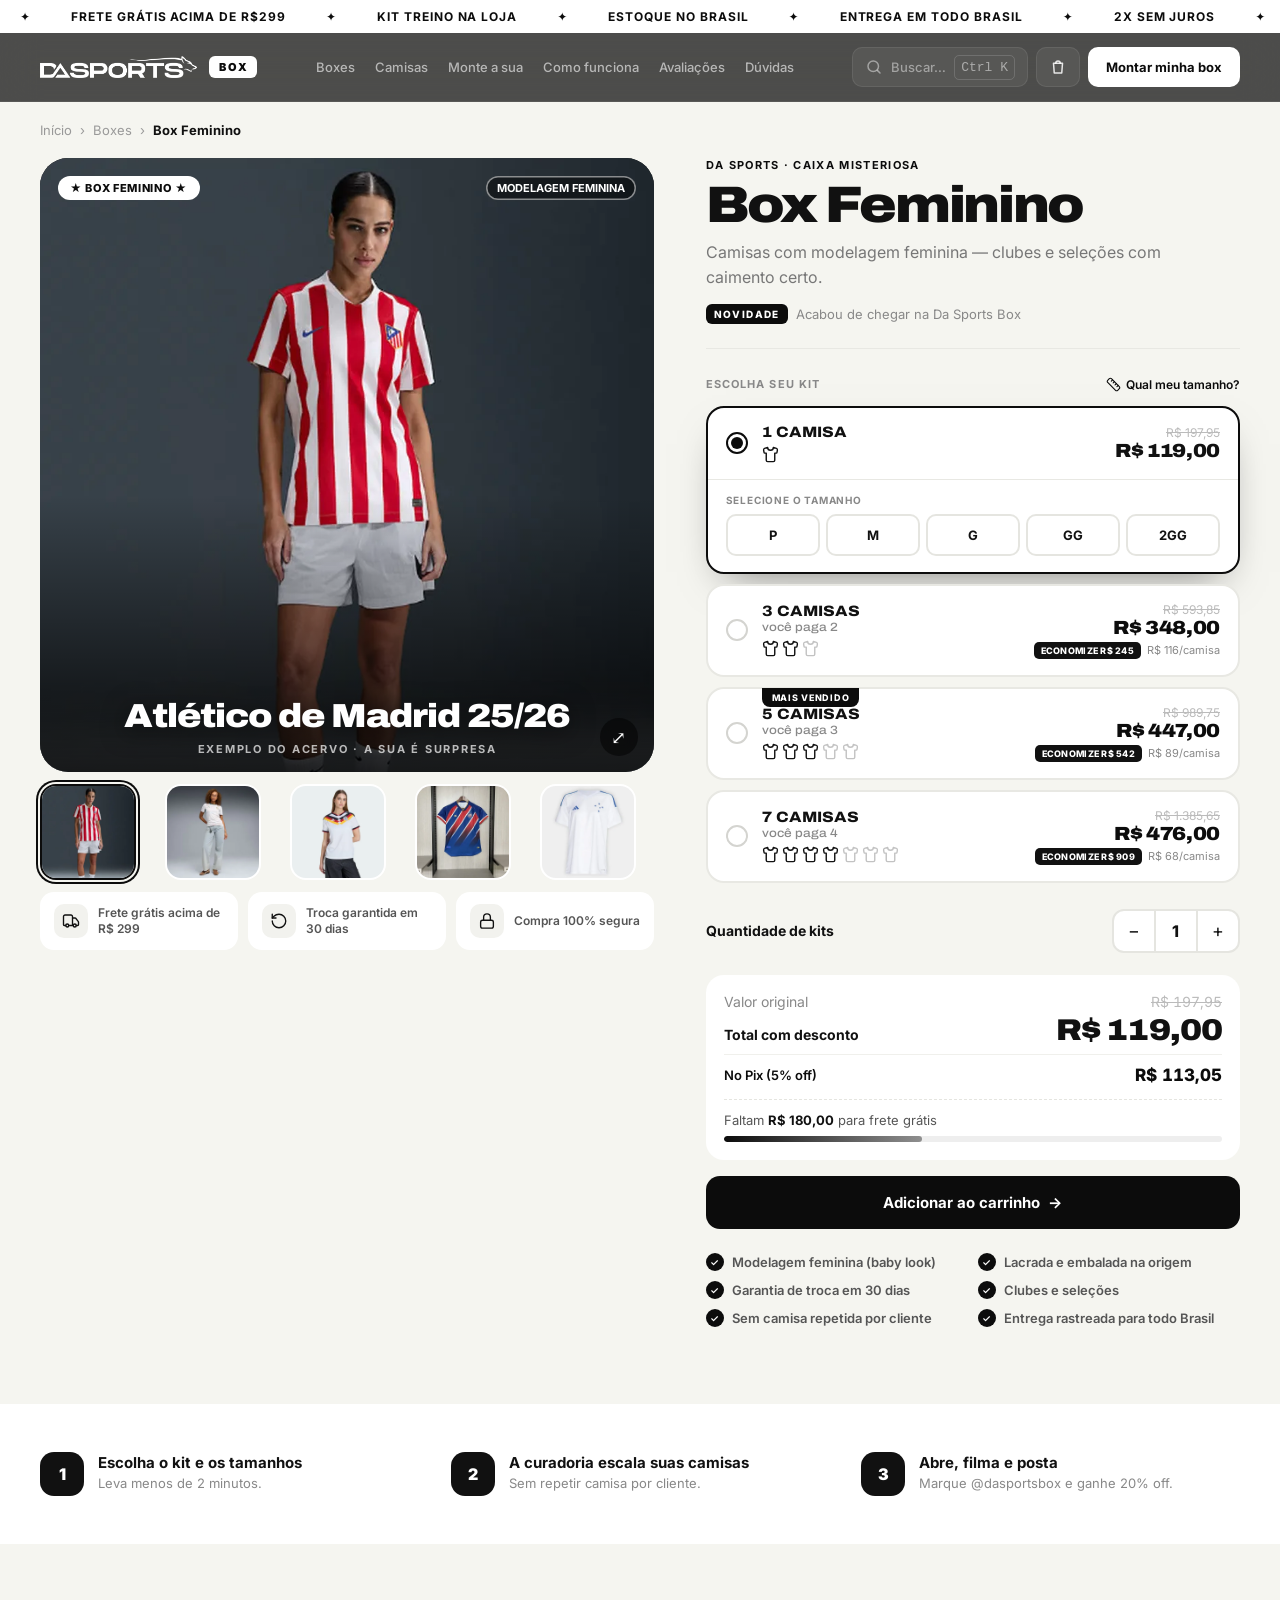
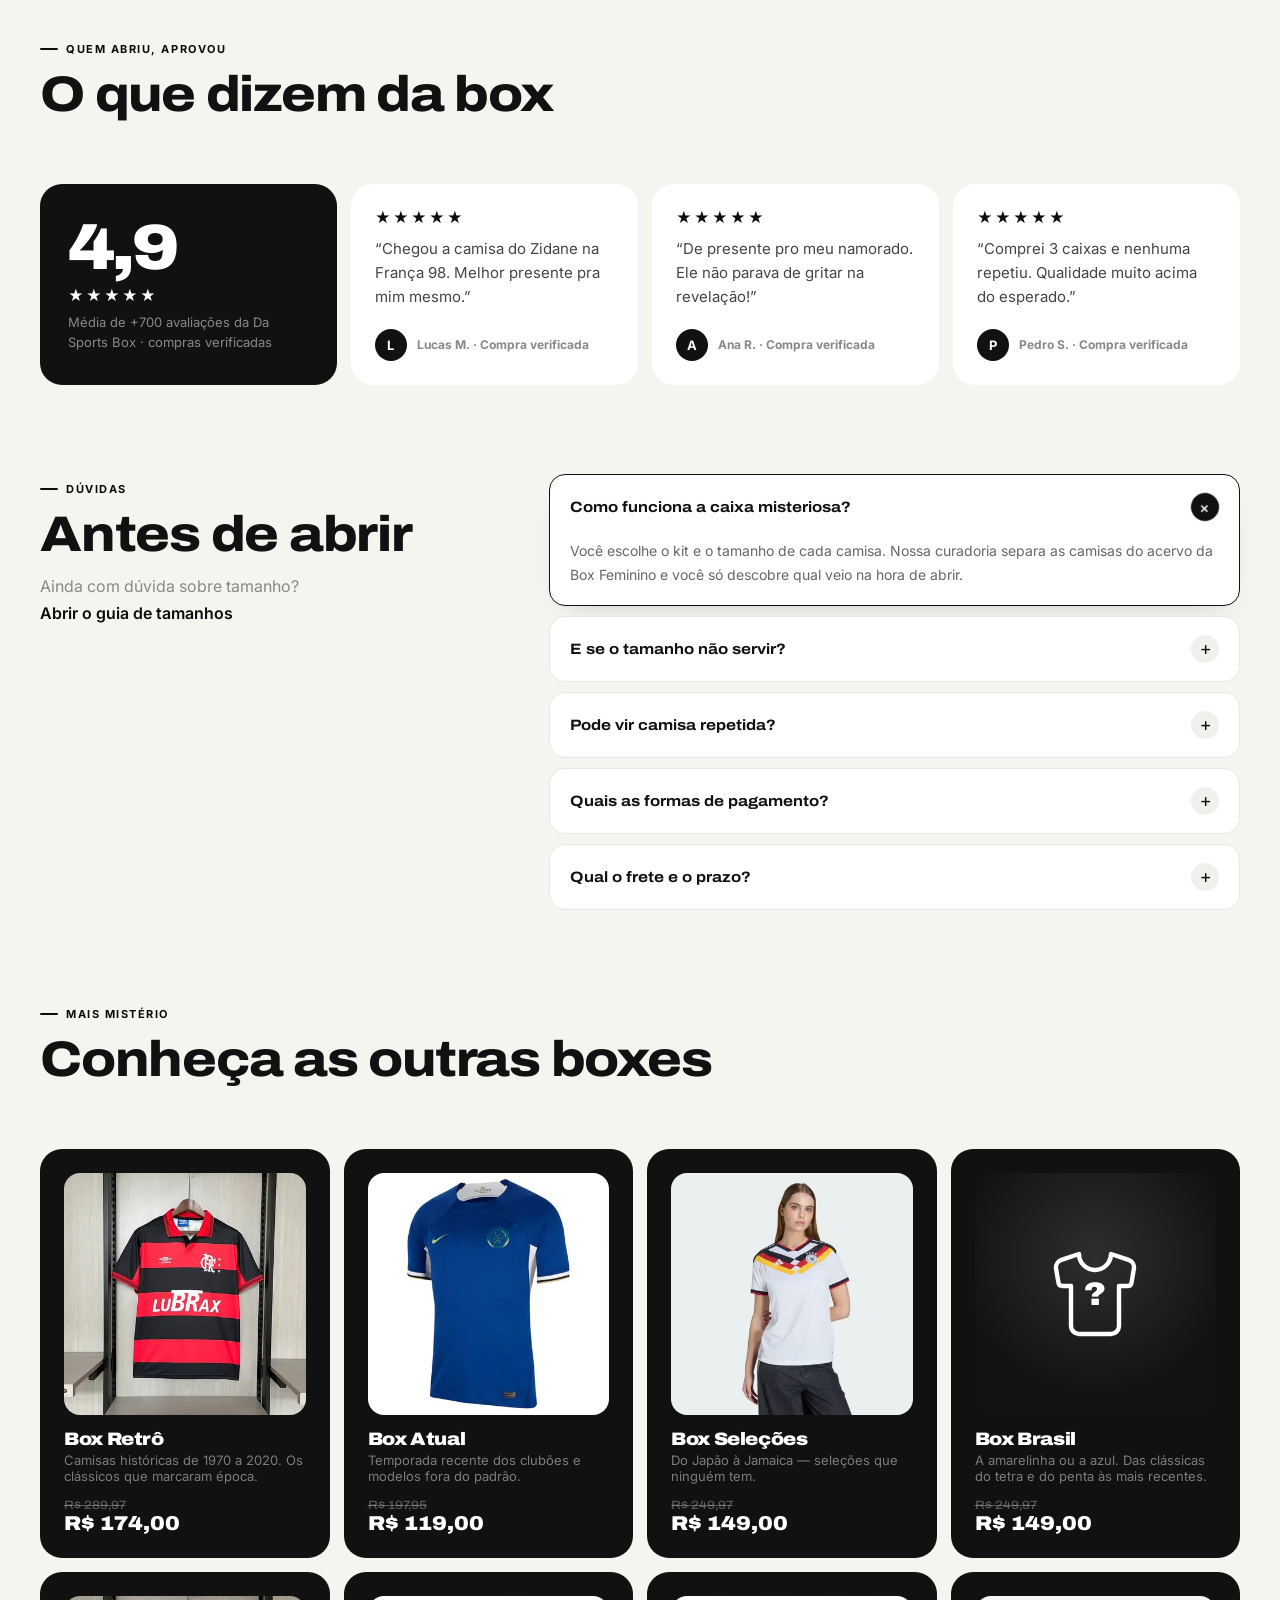
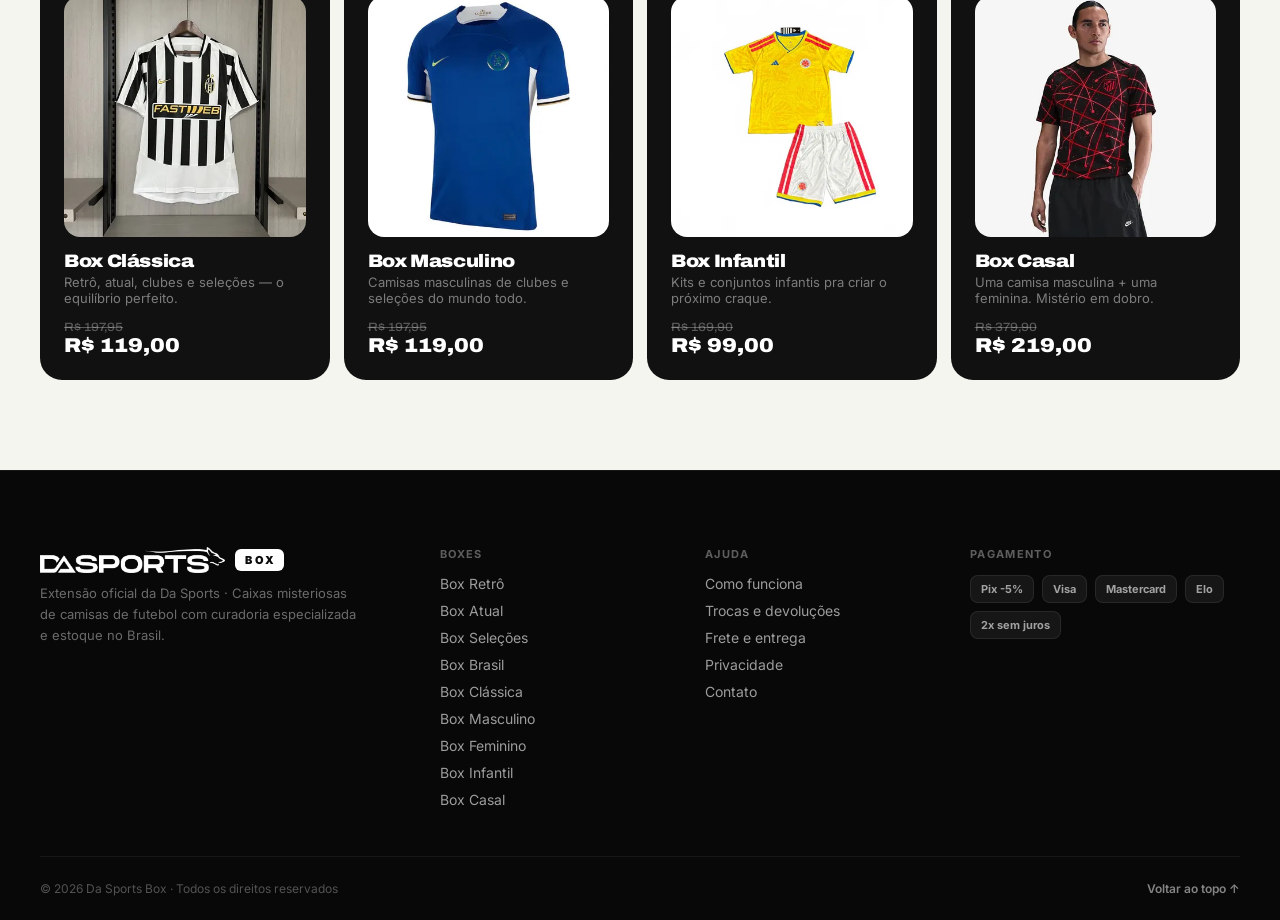
<file: box-feminino.html>
<!DOCTYPE html>
<html lang="pt-BR">
<head>
  <meta charset="UTF-8">
  <meta name="viewport" content="width=device-width, initial-scale=1.0">
  <title>Box Feminino — Da Sports Box</title>
  <meta name="description" content="Box Feminino: Camisas com modelagem feminina — clubes e seleções com caimento certo.">
  <meta name="theme-color" content="#0c0c0c">
  <link rel="preconnect" href="https://fonts.googleapis.com">
  <link rel="preconnect" href="https://fonts.gstatic.com" crossorigin>
  <link href="https://fonts.googleapis.com/css2?family=Archivo:wdth,wght@62..125,500..900&family=Inter:wght@400;500;600;700;800&display=swap" rel="stylesheet">
  <link rel="stylesheet" href="css/global.css">
  <link rel="stylesheet" href="css/box.css">
</head>
<body class="page-product">

<div class="ticker" aria-hidden="true"><div class="ticker-inner" id="tick"></div></div>

<!-- HEADER -->
<header class="site-header">
  <div class="container header-inner">
    <a href="index.html" class="logo" aria-label="Da Sports Box — início"><img src="img/dasports-logo-branca.png" alt="Da Sports" width="157" height="22"><span class="logo-box">BOX</span></a>
    <nav class="nav-links" aria-label="Principal">
      <a href="index.html#boxes">Boxes</a>
      <a href="index.html#camisas">Camisas</a>
      <a href="index.html#quiz">Monte a sua</a>
      <a href="index.html#como-funciona">Como funciona</a>
      <a href="index.html#avaliacoes">Avaliações</a>
      <a href="index.html#faq">Dúvidas</a>
    </nav>
    <div class="header-actions">
      <button class="icon-btn search-trigger" type="button" data-search-open aria-label="Buscar">
        <svg viewBox="0 0 24 24" fill="none" stroke="currentColor" stroke-width="2" stroke-linecap="round"><circle cx="11" cy="11" r="7"/><path d="m20 20-3.5-3.5"/></svg>
        <span class="label">Buscar…</span><kbd>Ctrl K</kbd>
      </button>
      <button class="icon-btn cart-btn" type="button" data-drawer-open="cartDrawer" aria-label="Abrir carrinho">
        <svg viewBox="0 0 24 24" fill="none" stroke="currentColor" stroke-width="2" stroke-linecap="round" stroke-linejoin="round"><path d="M6 7h12l-1 13H7L6 7Z"/><path d="M9 7a3 3 0 0 1 6 0"/></svg>
        <span class="cart-count" data-n="0">0</span>
      </button>
      <a class="nav-cta" href="index.html#quiz">Montar minha box</a>
      <button class="icon-btn menu-toggle" type="button" data-drawer-open="menuDrawer" aria-label="Abrir menu"><span></span></button>
    </div>
  </div>
  <div class="scroll-progress"></div>
</header>

<!-- MENU (painel lateral) -->
<div class="drawer drawer-left" id="menuDrawer" role="dialog" aria-modal="true" aria-label="Menu" hidden>
  <div class="drawer-backdrop" data-drawer-close></div>
  <aside class="drawer-panel menu-panel">
    <div class="drawer-head">
      <a href="index.html" class="logo"><img src="img/dasports-logo-branca.png" alt="Da Sports" width="157" height="22"><span class="logo-box">BOX</span></a>
      <button class="drawer-x" type="button" data-drawer-close aria-label="Fechar menu">✕</button>
    </div>
    <button class="menu-search" type="button" data-search-open>
      <svg viewBox="0 0 24 24" fill="none" stroke="currentColor" stroke-width="2" stroke-linecap="round"><circle cx="11" cy="11" r="7"/><path d="m20 20-3.5-3.5"/></svg>
      Buscar box, clube, seleção…
    </button>
    <nav class="menu-links" aria-label="Menu">
      <a href="index.html#boxes"><span class="n">01</span>Boxes<i>→</i></a>
      <a href="index.html#camisas"><span class="n">02</span>Camisas<i>→</i></a>
      <a href="index.html#quiz"><span class="n">03</span>Monte a sua<i>→</i></a>
      <a href="index.html#como-funciona"><span class="n">04</span>Como funciona<i>→</i></a>
      <a href="index.html#avaliacoes"><span class="n">05</span>Avaliações<i>→</i></a>
      <a href="index.html#faq"><span class="n">06</span>Dúvidas<i>→</i></a>
    </nav>
    <div class="menu-label">Boxes</div>
    <div class="menu-boxes">
      <a href="box-retro.html"><img src="img/camisas/retro/05-flamengo-retro-19921993-home-p.webp" alt="" loading="lazy" width="420" height="420"><span>Retrô</span></a>
      <a href="box-atual.html"><img src="img/camisas/masculina/02-camisa-chelsea-i-2324-nike-azul-p.webp" alt="" loading="lazy" width="420" height="420"><span>Atual</span></a>
      <a href="box-selecoes.html"><img src="img/camisas/feminina/03-camisa-feminina-alemanha-202627-i-p.webp" alt="" loading="lazy" width="420" height="420"><span>Seleções</span></a>
      <a href="box-brasil.html"><span class="menu-mystery mystery"><span data-icon="shirt"></span><b>?</b></span><span>Brasil</span></a>
      <a href="box-classica.html"><img src="img/camisas/retro/01-camisa-juventus-retro-2010-preta-e-branca-p.webp" alt="" loading="lazy" width="420" height="420"><span>Clássica</span></a>
      <a href="box-masculino.html"><img src="img/camisas/masculina/02-camisa-chelsea-i-2324-nike-azul-p.webp" alt="" loading="lazy" width="420" height="420"><span>Masculino</span></a>
      <a href="box-feminino.html"><img src="img/camisas/feminina/02-camisa-feminina-senegal-202627-i-p.webp" alt="" loading="lazy" width="420" height="420"><span>Feminino</span></a>
      <a href="box-infantil.html"><img src="img/camisas/infantil/03-conjunto-infantil-colombia-202627-p.webp" alt="" loading="lazy" width="420" height="420"><span>Infantil</span></a>
      <a href="box-casal.html"><img src="img/camisas/masculina/05-camisa-nike-atletico-de-madrid-202526-pre-jogo-p.webp" alt="" loading="lazy" width="420" height="420"><span>Casal</span></a>
    </div>
    <div class="menu-foot">
      <a class="btn btn-white btn-block" href="index.html#quiz">Montar minha box <span class="arr">→</span></a>
      <p>Frete grátis acima de R$ 299 · Troca em 30 dias · 2x sem juros</p>
    </div>
  </aside>
</div>

<!-- BUSCA AJAX -->
<div class="search" id="search" role="dialog" aria-modal="true" aria-label="Buscar" hidden>
  <div class="search-panel">
    <div class="search-field">
      <svg viewBox="0 0 24 24" fill="none" stroke="currentColor" stroke-width="2" stroke-linecap="round"><circle cx="11" cy="11" r="7"/><path d="m20 20-3.5-3.5"/></svg>
      <input type="search" id="searchInput" placeholder="Buscar box, clube, seleção…" autocomplete="off" spellcheck="false" aria-label="Termo de busca">
      <span class="search-spinner"></span>
      <button class="search-close" type="button" data-search-close aria-label="Fechar busca"><span class="k-desk">ESC</span><span class="k-touch">Cancelar</span></button>
    </div>
    <div class="search-body" aria-live="polite"></div>
    <div class="search-foot"><span><kbd>↑</kbd><kbd>↓</kbd>navegar</span><span><kbd>Enter</kbd>abrir</span><span><kbd>Esc</kbd>fechar</span></div>
  </div>
</div>

<main class="product">
  <div class="container">

    <nav class="bc" aria-label="Você está em">
      <a href="index.html">Início</a><span>›</span><a href="index.html#boxes">Boxes</a><span>›</span><b>Box Feminino</b>
    </nav>

    <div class="pg">

      <!-- Galeria -->
      <div class="gallery">
        <div class="mi has-photo" id="mi">
          <img class="mi-photo" id="miPhoto" src="img/camisas/feminina/01-camisa-feminina-nike-atletico-madrid-202526-i-torcedor.webp" alt="Atlético de Madrid 25/26" width="1000" height="1000">
          <div class="mi-fan" id="miFan" hidden></div>
          <div class="mi-tag">★ BOX FEMININO ★</div>
          <div class="mi-off">MODELAGEM FEMININA</div>
          <div class="mi-lbl" id="miLbl">Atlético de Madrid 25/26</div>
          <div class="mi-sub" id="miSub">EXEMPLO DO ACERVO · A SUA É SURPRESA</div>
        </div>
        <div class="tbs" style="--n:5">
          <button type="button" class="tb tb-photo on" data-src="img/camisas/feminina/01-camisa-feminina-nike-atletico-madrid-202526-i-torcedor.webp" data-label="Atlético de Madrid 25/26" data-cover="0" aria-label="Atlético de Madrid 25/26"><img src="img/camisas/feminina/01-camisa-feminina-nike-atletico-madrid-202526-i-torcedor-p.webp" alt="" loading="lazy" width="420" height="420"></button>
          <button type="button" class="tb tb-photo" data-src="img/camisas/feminina/02-camisa-feminina-senegal-202627-i.webp" data-label="Senegal 26/27" data-cover="0" aria-label="Senegal 26/27"><img src="img/camisas/feminina/02-camisa-feminina-senegal-202627-i-p.webp" alt="" loading="lazy" width="420" height="420"></button>
          <button type="button" class="tb tb-photo" data-src="img/camisas/feminina/03-camisa-feminina-alemanha-202627-i.webp" data-label="Alemanha 26/27" data-cover="0" aria-label="Alemanha 26/27"><img src="img/camisas/feminina/03-camisa-feminina-alemanha-202627-i-p.webp" alt="" loading="lazy" width="420" height="420"></button>
          <button type="button" class="tb tb-photo" data-src="img/camisas/feminina/04-camisa-bahia-2425-uniforme-2-jogo-feminina.webp" data-label="Bahia 24/25" data-cover="0" aria-label="Bahia 24/25"><img src="img/camisas/feminina/04-camisa-bahia-2425-uniforme-2-jogo-feminina-p.webp" alt="" loading="lazy" width="420" height="420"></button>
          <button type="button" class="tb tb-photo" data-src="img/camisas/feminina/05-camisa-cruzeiro-ii-202627-torcedor-adidas-feminina-brancoazu.webp" data-label="Cruzeiro 26/27" data-cover="0" aria-label="Cruzeiro 26/27"><img src="img/camisas/feminina/05-camisa-cruzeiro-ii-202627-torcedor-adidas-feminina-brancoazu-p.webp" alt="" loading="lazy" width="420" height="420"></button>
        </div>
        <div class="trust">
          <div><span class="trust-ico" data-icon="truck"></span>Frete grátis acima de R$ 299</div>
          <div><span class="trust-ico" data-icon="swap"></span>Troca garantida em 30 dias</div>
          <div><span class="trust-ico" data-icon="lock"></span>Compra 100% segura</div>
        </div>
      </div>

      <!-- Informações e compra -->
      <div class="info">
        <p class="itag">Da Sports · Caixa Misteriosa</p>
        <h1 class="ih1">Box Feminino</h1>
        <p class="isub">Camisas com modelagem feminina — clubes e seleções com caimento certo.</p>
        <div class="rat">
          <span class="rn-new">NOVIDADE</span>
          <span class="rc">Acabou de chegar na Da Sports Box</span>
        </div>

        <div class="kl">
          <span>Escolha seu kit</span>
          <button type="button" class="kl-link" data-open-sizes><span class="kl-ico" data-icon="ruler"></span>Qual meu tamanho?</button>
        </div>

        <div class="kits" id="kits" role="radiogroup" aria-label="Kits">
      <div class="kc" data-kit="0" data-qty="1" role="radio" aria-checked="false" tabindex="0">
        
        <div class="kc-head">
          <span class="kc-radio"></span>
          <div class="kc-main">
            <div class="kc-name">1 CAMISA</div>
            <div class="kc-icons"><span class="ki" data-icon="shirt"></span></div>
          </div>
          <div class="kc-right">
            <div class="kc-old">R$ 197,95</div>
            <div class="kc-price">R$ 119,00</div>
          </div>
        </div>
        <div class="kc-sizes"><div class="kc-sizes-inner">
          
          <div class="sz-btns-label">Selecione o tamanho</div>
          <div class="sz-btns"></div>
        </div></div>
      </div>
      <div class="kc" data-kit="1" data-qty="3" role="radio" aria-checked="false" tabindex="0">
        
        <div class="kc-head">
          <span class="kc-radio"></span>
          <div class="kc-main">
            <div class="kc-name">3 CAMISAS <span class="kc-promo">você paga 2</span></div>
            <div class="kc-icons"><span class="ki" data-icon="shirt"></span><span class="ki" data-icon="shirt"></span><span class="ki dim" data-icon="shirt"></span></div>
          </div>
          <div class="kc-right">
            <div class="kc-old">R$ 593,85</div>
            <div class="kc-price bl">R$ 348,00</div>
            <div class="kc-eco"><span class="eco-b">ECONOMIZE R$ 245</span><span class="eco-p">R$ 116/camisa</span></div>
          </div>
        </div>
        <div class="kc-sizes"><div class="kc-sizes-inner">
          <div class="sz-tabs"></div>
          <div class="sz-btns-label">Tamanho</div>
          <div class="sz-btns"></div>
        </div></div>
      </div>
      <div class="kc hot" data-kit="2" data-qty="5" role="radio" aria-checked="false" tabindex="0">
        <span class="kc-badge">MAIS VENDIDO</span>
        <div class="kc-head">
          <span class="kc-radio"></span>
          <div class="kc-main">
            <div class="kc-name">5 CAMISAS <span class="kc-promo">você paga 3</span></div>
            <div class="kc-icons"><span class="ki" data-icon="shirt"></span><span class="ki" data-icon="shirt"></span><span class="ki" data-icon="shirt"></span><span class="ki dim" data-icon="shirt"></span><span class="ki dim" data-icon="shirt"></span></div>
          </div>
          <div class="kc-right">
            <div class="kc-old">R$ 989,75</div>
            <div class="kc-price bl">R$ 447,00</div>
            <div class="kc-eco"><span class="eco-b">ECONOMIZE R$ 542</span><span class="eco-p">R$ 89/camisa</span></div>
          </div>
        </div>
        <div class="kc-sizes"><div class="kc-sizes-inner">
          <div class="sz-tabs"></div>
          <div class="sz-btns-label">Tamanho</div>
          <div class="sz-btns"></div>
        </div></div>
      </div>
      <div class="kc" data-kit="3" data-qty="7" role="radio" aria-checked="false" tabindex="0">
        
        <div class="kc-head">
          <span class="kc-radio"></span>
          <div class="kc-main">
            <div class="kc-name">7 CAMISAS <span class="kc-promo">você paga 4</span></div>
            <div class="kc-icons"><span class="ki" data-icon="shirt"></span><span class="ki" data-icon="shirt"></span><span class="ki" data-icon="shirt"></span><span class="ki" data-icon="shirt"></span><span class="ki dim" data-icon="shirt"></span><span class="ki dim" data-icon="shirt"></span><span class="ki dim" data-icon="shirt"></span></div>
          </div>
          <div class="kc-right">
            <div class="kc-old">R$ 1.385,65</div>
            <div class="kc-price bl">R$ 476,00</div>
            <div class="kc-eco"><span class="eco-b">ECONOMIZE R$ 909</span><span class="eco-p">R$ 68/camisa</span></div>
          </div>
        </div>
        <div class="kc-sizes"><div class="kc-sizes-inner">
          <div class="sz-tabs"></div>
          <div class="sz-btns-label">Tamanho</div>
          <div class="sz-btns"></div>
        </div></div>
      </div>
        </div>

        <div class="qrow">
          <span class="qlbl">Quantidade de kits</span>
          <div class="qctl">
            <button type="button" class="qbt" data-q="-1" aria-label="Diminuir">−</button>
            <div class="qnm" id="qN">1</div>
            <button type="button" class="qbt" data-q="1" aria-label="Aumentar">+</button>
          </div>
        </div>

        <div class="tot">
          <div class="tot-row"><span class="tot-lbl">Valor original</span><span class="tot-old" id="tOld">R$ 197,95</span></div>
          <div class="tot-row"><span class="tot-lbl strong">Total com desconto</span><span class="tot-main" id="tMain">R$ 119,00</span></div>
          <div class="pix-row"><span class="pix-lbl">No Pix (5% off)</span><span class="pix-val" id="tPix">R$ 113,05</span></div>
          <div class="ship">
            <div class="ship-txt" id="shipTxt">Faltam <b>R$ 180,00</b> para frete grátis</div>
            <div class="ship-bar"><i id="shipBar" style="width:39.8%"></i></div>
          </div>
        </div>

        <div class="buy" id="buy">
          <button type="button" class="btn btn-main btn-block" id="btnCart">Adicionar ao carrinho <span class="arr">→</span></button>
        </div>

        <div class="feats">
          <div class="ft"><span class="fc">✓</span>Modelagem feminina (baby look)</div>
          <div class="ft"><span class="fc">✓</span>Lacrada e embalada na origem</div>
          <div class="ft"><span class="fc">✓</span>Garantia de troca em 30 dias</div>
          <div class="ft"><span class="fc">✓</span>Clubes e seleções</div>
          <div class="ft"><span class="fc">✓</span>Sem camisa repetida por cliente</div>
          <div class="ft"><span class="fc">✓</span>Entrega rastreada para todo Brasil</div>
        </div>
      </div>
    </div>
  </div>

  <!-- Como funciona (resumo) -->
  <section class="p-how">
    <div class="container">
      <div class="p-how-grid" data-stagger="up">
        <div><span class="p-how-n">1</span><div><b>Escolha o kit e os tamanhos</b><p>Leva menos de 2 minutos.</p></div></div>
        <div><span class="p-how-n">2</span><div><b>A curadoria escala suas camisas</b><p>Sem repetir camisa por cliente.</p></div></div>
        <div><span class="p-how-n">3</span><div><b>Abre, filma e posta</b><p>Marque @dasportsbox e ganhe 20% off.</p></div></div>
      </div>
    </div>
  </section>


  <!-- Avaliações -->
  <section class="p-rev">
    <div class="container">
      <div class="s-head">
        <div>
          <p class="s-label" data-reveal>Quem abriu, aprovou</p>
          <h2 class="s-title" data-split>O que dizem da box</h2>
        </div>
      </div>
      <div class="p-rev-grid">
        <div class="p-rev-score" data-reveal>
          <div class="p-rev-big">4,9</div>
          <div class="sts">★★★★★</div>
          <p>Média de +700 avaliações da Da Sports Box · compras verificadas</p>
        </div>
        <div class="p-rev-cards" data-stagger="up">
          <figure class="p-rev-card"><div class="sts">★★★★★</div><blockquote>“Chegou a camisa do Zidane na França 98. Melhor presente pra mim mesmo.”</blockquote><figcaption><span class="p-rev-av">L</span>Lucas M. · Compra verificada</figcaption></figure>
          <figure class="p-rev-card"><div class="sts">★★★★★</div><blockquote>“De presente pro meu namorado. Ele não parava de gritar na revelação!”</blockquote><figcaption><span class="p-rev-av">A</span>Ana R. · Compra verificada</figcaption></figure>
          <figure class="p-rev-card"><div class="sts">★★★★★</div><blockquote>“Comprei 3 caixas e nenhuma repetiu. Qualidade muito acima do esperado.”</blockquote><figcaption><span class="p-rev-av">P</span>Pedro S. · Compra verificada</figcaption></figure>
        </div>
      </div>
    </div>
  </section>

  <!-- Dúvidas -->
  <section class="p-faq">
    <div class="container p-faq-inner">
      <div>
        <p class="s-label" data-reveal>Dúvidas</p>
        <h2 class="s-title" data-split>Antes de abrir</h2>
        <p class="s-sub" data-reveal style="--d:2">Ainda com dúvida sobre tamanho? <button type="button" class="kl-link" data-open-sizes>Abrir o guia de tamanhos</button></p>
      </div>
      <div class="faq-list" data-stagger="up">
        <details class="faq-item" open>
          <summary>Como funciona a caixa misteriosa?</summary>
          <div class="faq-a"><p>Você escolhe o kit e o tamanho de cada camisa. Nossa curadoria separa as camisas do acervo da Box Feminino e você só descobre qual veio na hora de abrir.</p></div>
        </details>
        <details class="faq-item">
          <summary>E se o tamanho não servir?</summary>
          <div class="faq-a"><p>A troca de tamanho é garantida e você tem 30 dias de garantia de troca. Na dúvida, use o guia de tamanhos acima — ele calcula pela sua altura e peso.</p></div>
        </details>
        <details class="faq-item">
          <summary>Pode vir camisa repetida?</summary>
          <div class="faq-a"><p>Não. A gente controla o histórico de cada cliente para não repetir camisa entre as suas compras.</p></div>
        </details>
        <details class="faq-item">
          <summary>Quais as formas de pagamento?</summary>
          <div class="faq-a"><p>Pix com 5% de desconto ou cartão em até 2x sem juros.</p></div>
        </details>
        <details class="faq-item">
          <summary>Qual o frete e o prazo?</summary>
          <div class="faq-a"><p>O estoque é no Brasil e a entrega é rastreada para todo o país. O frete é grátis acima de R$ 299.</p></div>
        </details>
      </div>
    </div>
  </section>

  <!-- Outras boxes -->
  <section class="xs">
    <div class="container">
      <div class="s-head">
        <div>
          <p class="s-label" data-reveal>Mais mistério</p>
          <h2 class="s-title" data-split>Conheça as outras boxes</h2>
        </div>
      </div>
      <div class="xs-grid" data-stagger="up">
      <a href="box-retro.html" class="xs-card spotlight">
        <span class="xs-photo"><img src="img/camisas/retro/05-flamengo-retro-19921993-home-p.webp" alt="" loading="lazy" width="420" height="420"></span>
        <div>
          <div class="xs-name">Box Retrô</div>
          <div class="xs-desc">Camisas históricas de 1970 a 2020. Os clássicos que marcaram época.</div>
        </div>
        <div class="xs-price"><s>R$ 289,97</s>R$ 174,00</div>
      </a>
      <a href="box-atual.html" class="xs-card spotlight">
        <span class="xs-photo"><img src="img/camisas/masculina/02-camisa-chelsea-i-2324-nike-azul-p.webp" alt="" loading="lazy" width="420" height="420"></span>
        <div>
          <div class="xs-name">Box Atual</div>
          <div class="xs-desc">Temporada recente dos clubões e modelos fora do padrão.</div>
        </div>
        <div class="xs-price"><s>R$ 197,95</s>R$ 119,00</div>
      </a>
      <a href="box-selecoes.html" class="xs-card spotlight">
        <span class="xs-photo"><img src="img/camisas/feminina/03-camisa-feminina-alemanha-202627-i-p.webp" alt="" loading="lazy" width="420" height="420"></span>
        <div>
          <div class="xs-name">Box Seleções</div>
          <div class="xs-desc">Do Japão à Jamaica — seleções que ninguém tem.</div>
        </div>
        <div class="xs-price"><s>R$ 249,97</s>R$ 149,00</div>
      </a>
      <a href="box-brasil.html" class="xs-card spotlight">
        <span class="xs-photo xs-mystery"><span class="mystery"><span data-icon="shirt"></span><b>?</b></span></span>
        <div>
          <div class="xs-name">Box Brasil</div>
          <div class="xs-desc">A amarelinha ou a azul. Das clássicas do tetra e do penta às mais recentes.</div>
        </div>
        <div class="xs-price"><s>R$ 249,97</s>R$ 149,00</div>
      </a>
      <a href="box-classica.html" class="xs-card spotlight">
        <span class="xs-photo"><img src="img/camisas/retro/01-camisa-juventus-retro-2010-preta-e-branca-p.webp" alt="" loading="lazy" width="420" height="420"></span>
        <div>
          <div class="xs-name">Box Clássica</div>
          <div class="xs-desc">Retrô, atual, clubes e seleções — o equilíbrio perfeito.</div>
        </div>
        <div class="xs-price"><s>R$ 197,95</s>R$ 119,00</div>
      </a>
      <a href="box-masculino.html" class="xs-card spotlight">
        <span class="xs-photo"><img src="img/camisas/masculina/02-camisa-chelsea-i-2324-nike-azul-p.webp" alt="" loading="lazy" width="420" height="420"></span>
        <div>
          <div class="xs-name">Box Masculino</div>
          <div class="xs-desc">Camisas masculinas de clubes e seleções do mundo todo.</div>
        </div>
        <div class="xs-price"><s>R$ 197,95</s>R$ 119,00</div>
      </a>
      <a href="box-infantil.html" class="xs-card spotlight">
        <span class="xs-photo"><img src="img/camisas/infantil/03-conjunto-infantil-colombia-202627-p.webp" alt="" loading="lazy" width="420" height="420"></span>
        <div>
          <div class="xs-name">Box Infantil</div>
          <div class="xs-desc">Kits e conjuntos infantis pra criar o próximo craque.</div>
        </div>
        <div class="xs-price"><s>R$ 169,90</s>R$ 99,00</div>
      </a>
      <a href="box-casal.html" class="xs-card spotlight">
        <span class="xs-photo"><img src="img/camisas/masculina/05-camisa-nike-atletico-de-madrid-202526-pre-jogo-p.webp" alt="" loading="lazy" width="420" height="420"></span>
        <div>
          <div class="xs-name">Box Casal</div>
          <div class="xs-desc">Uma camisa masculina + uma feminina. Mistério em dobro.</div>
        </div>
        <div class="xs-price"><s>R$ 379,90</s>R$ 219,00</div>
      </a>
      </div>
    </div>
  </section>
</main>

<!-- Barra de compra fixa (mobile) -->
<div class="sticky-buy" id="stickyBuy" aria-hidden="true">
  <div class="container sticky-inner">
    <div>
      <div class="sticky-name">Box Feminino</div>
      <div class="sticky-total" id="stickyTotal">R$ 119,00</div>
    </div>
    <button type="button" class="btn btn-main" id="stickyBtn">Adicionar <span class="arr">→</span></button>
  </div>
</div>

<!-- Modal: guia de tamanhos -->
<div class="overlay" id="sizeModal" role="dialog" aria-modal="true" aria-labelledby="sizeTitle" hidden>
  <div class="modal">
    <div class="modal-head">
      <div>
        <div class="modal-title" id="sizeTitle">Guia de tamanhos</div>
        <div class="modal-sub">As medidas são da camiseta, não do corpo.</div>
      </div>
      <button type="button" class="mclose" data-close-sizes aria-label="Fechar">✕</button>
    </div>
    <div class="modal-body">
      <form class="calc-card" id="calcForm">
        <div class="calc-title">Descubra seu tamanho</div>
        <div class="calc-sub">Informe altura e peso — calculamos o tamanho ideal pela tabela do modelo selecionado.</div>
        <div class="calc-fields">
          <div class="cf"><label for="cH">Altura (cm)</label><input type="number" id="cH" inputmode="numeric" min="90" max="230" placeholder="Ex: 178"></div>
          <div class="cf"><label for="cW">Peso (kg)</label><input type="number" id="cW" inputmode="numeric" min="12" max="250" placeholder="Ex: 82"></div>
        </div>
        <button type="submit" class="btn btn-dark btn-block">Encontrar meu tamanho</button>
        <div class="calc-result" id="calcR" aria-live="polite"></div>
      </form>
      <button type="button" class="toggle-table" id="toggleTable" aria-expanded="false">
        <span>Ver tabela completa</span><span class="tt-arr">▾</span>
      </button>
      <div class="table-section" id="tableSection"><div>
        <div class="model-tabs">
          <button type="button" class="mt" data-model="masculino">Masculino</button>
          <button type="button" class="mt" data-model="feminino">Feminino</button>
          <button type="button" class="mt" data-model="infantil">Infantil</button>
          <button type="button" class="mt" data-model="jogador">Jogador</button>
          <button type="button" class="mt" data-model="torcedor">Torcedor</button>
        </div>
        <div id="tableWrap"></div>
      </div></div>
    </div>
  </div>
</div>

<!-- RODAPÉ -->
<footer class="foot">
  <div class="container">
    <div class="foot-grid">
      <div>
        <div class="foot-brand"><img src="img/dasports-logo-branca.png" alt="Da Sports" width="186" height="26" loading="lazy"><span class="logo-box">BOX</span></div>
        <p class="foot-tagline">Extensão oficial da Da Sports · Caixas misteriosas de camisas de futebol com curadoria especializada e estoque no Brasil.</p>
      </div>
      <div>
        <div class="foot-title">Boxes</div>
        <div class="foot-links">
          <a href="box-retro.html">Box Retrô</a>
          <a href="box-atual.html">Box Atual</a>
          <a href="box-selecoes.html">Box Seleções</a>
          <a href="box-brasil.html">Box Brasil</a>
          <a href="box-classica.html">Box Clássica</a>
          <a href="box-masculino.html">Box Masculino</a>
          <a href="box-feminino.html">Box Feminino</a>
          <a href="box-infantil.html">Box Infantil</a>
          <a href="box-casal.html">Box Casal</a>
        </div>
      </div>
      <div>
        <div class="foot-title">Ajuda</div>
        <div class="foot-links">
          <a href="index.html#como-funciona">Como funciona</a>
          <a href="index.html#faq">Trocas e devoluções</a>
          <a href="index.html#faq">Frete e entrega</a>
          <a href="#">Privacidade</a>
          <a href="#">Contato</a>
        </div>
      </div>
      <div>
        <div class="foot-title">Pagamento</div>
        <div class="foot-pay"><span>Pix -5%</span><span>Visa</span><span>Mastercard</span><span>Elo</span><span>2x sem juros</span></div>
      </div>
    </div>
    <div class="foot-bottom">
      <span>© <span data-year>2026</span> Da Sports Box · Todos os direitos reservados</span>
      <button class="to-top" type="button" data-to-top>Voltar ao topo ↑</button>
    </div>
  </div>
</footer>

<script>
  // Dados da box (em produção virão da Shopify)
  window.BOX = {
    "name": "Box Feminino",
    "emoji": "👚",
    "mode": null,
    "sizes": [
      "P",
      "M",
      "G",
      "GG",
      "2GG"
    ],
    "model": "feminino",
    "variants": null,
    "photos": [
      {
        "src": "img/camisas/feminina/01-camisa-feminina-nike-atletico-madrid-202526-i-torcedor.webp",
        "thumb": "img/camisas/feminina/01-camisa-feminina-nike-atletico-madrid-202526-i-torcedor-p.webp",
        "nome": "Atlético de Madrid 25/26"
      },
      {
        "src": "img/camisas/feminina/02-camisa-feminina-senegal-202627-i.webp",
        "thumb": "img/camisas/feminina/02-camisa-feminina-senegal-202627-i-p.webp",
        "nome": "Senegal 26/27"
      },
      {
        "src": "img/camisas/feminina/03-camisa-feminina-alemanha-202627-i.webp",
        "thumb": "img/camisas/feminina/03-camisa-feminina-alemanha-202627-i-p.webp",
        "nome": "Alemanha 26/27"
      },
      {
        "src": "img/camisas/feminina/04-camisa-bahia-2425-uniforme-2-jogo-feminina.webp",
        "thumb": "img/camisas/feminina/04-camisa-bahia-2425-uniforme-2-jogo-feminina-p.webp",
        "nome": "Bahia 24/25"
      },
      {
        "src": "img/camisas/feminina/05-camisa-cruzeiro-ii-202627-torcedor-adidas-feminina-brancoazu.webp",
        "thumb": "img/camisas/feminina/05-camisa-cruzeiro-ii-202627-torcedor-adidas-feminina-brancoazu-p.webp",
        "nome": "Cruzeiro 26/27"
      }
    ],
    "prices": [
      {
        "t": 119,
        "o": 197.95
      },
      {
        "t": 348,
        "o": 593.85
      },
      {
        "t": 447,
        "o": 989.75
      },
      {
        "t": 476,
        "o": 1385.65
      }
    ]
  };
</script>
<script src="js/site.js"></script>
<script src="js/cart.js"></script>
<script src="js/lightbox.js"></script>
<script src="js/box.js"></script>
</body>
</html>
</file>
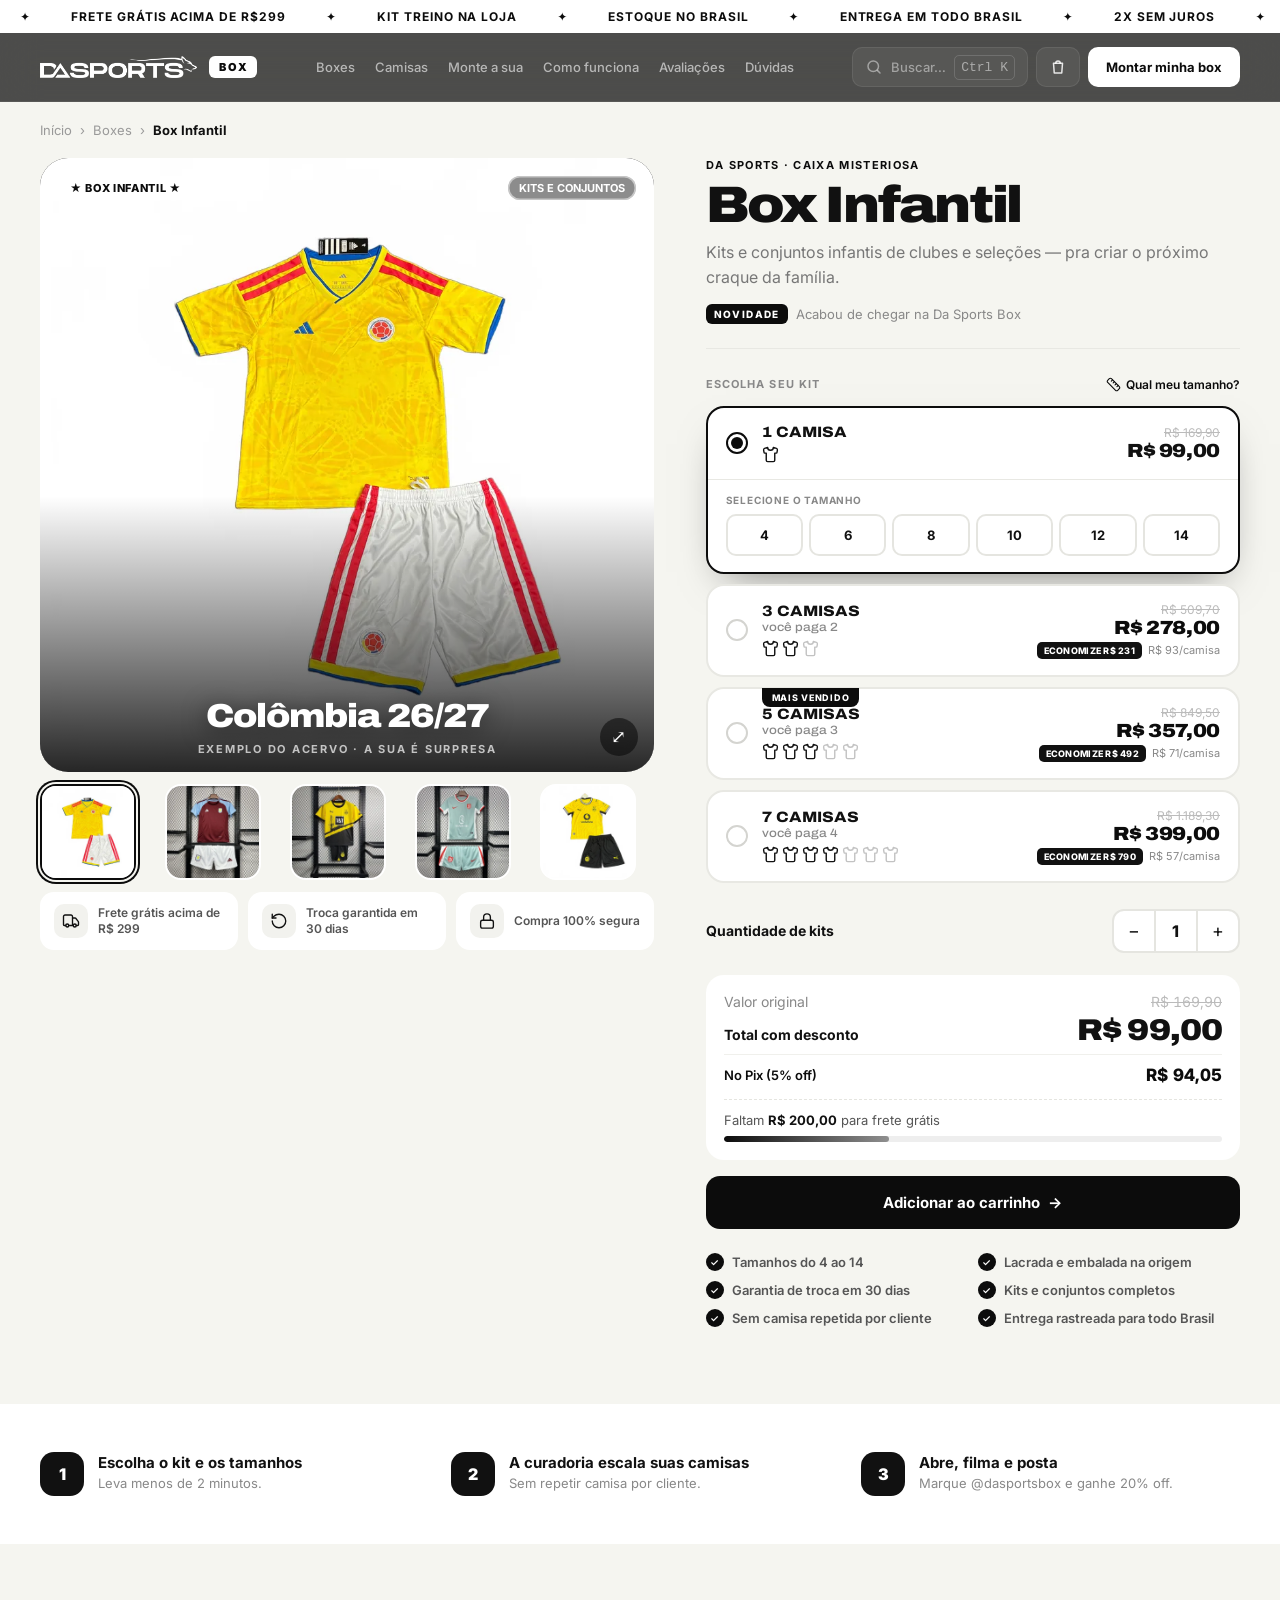
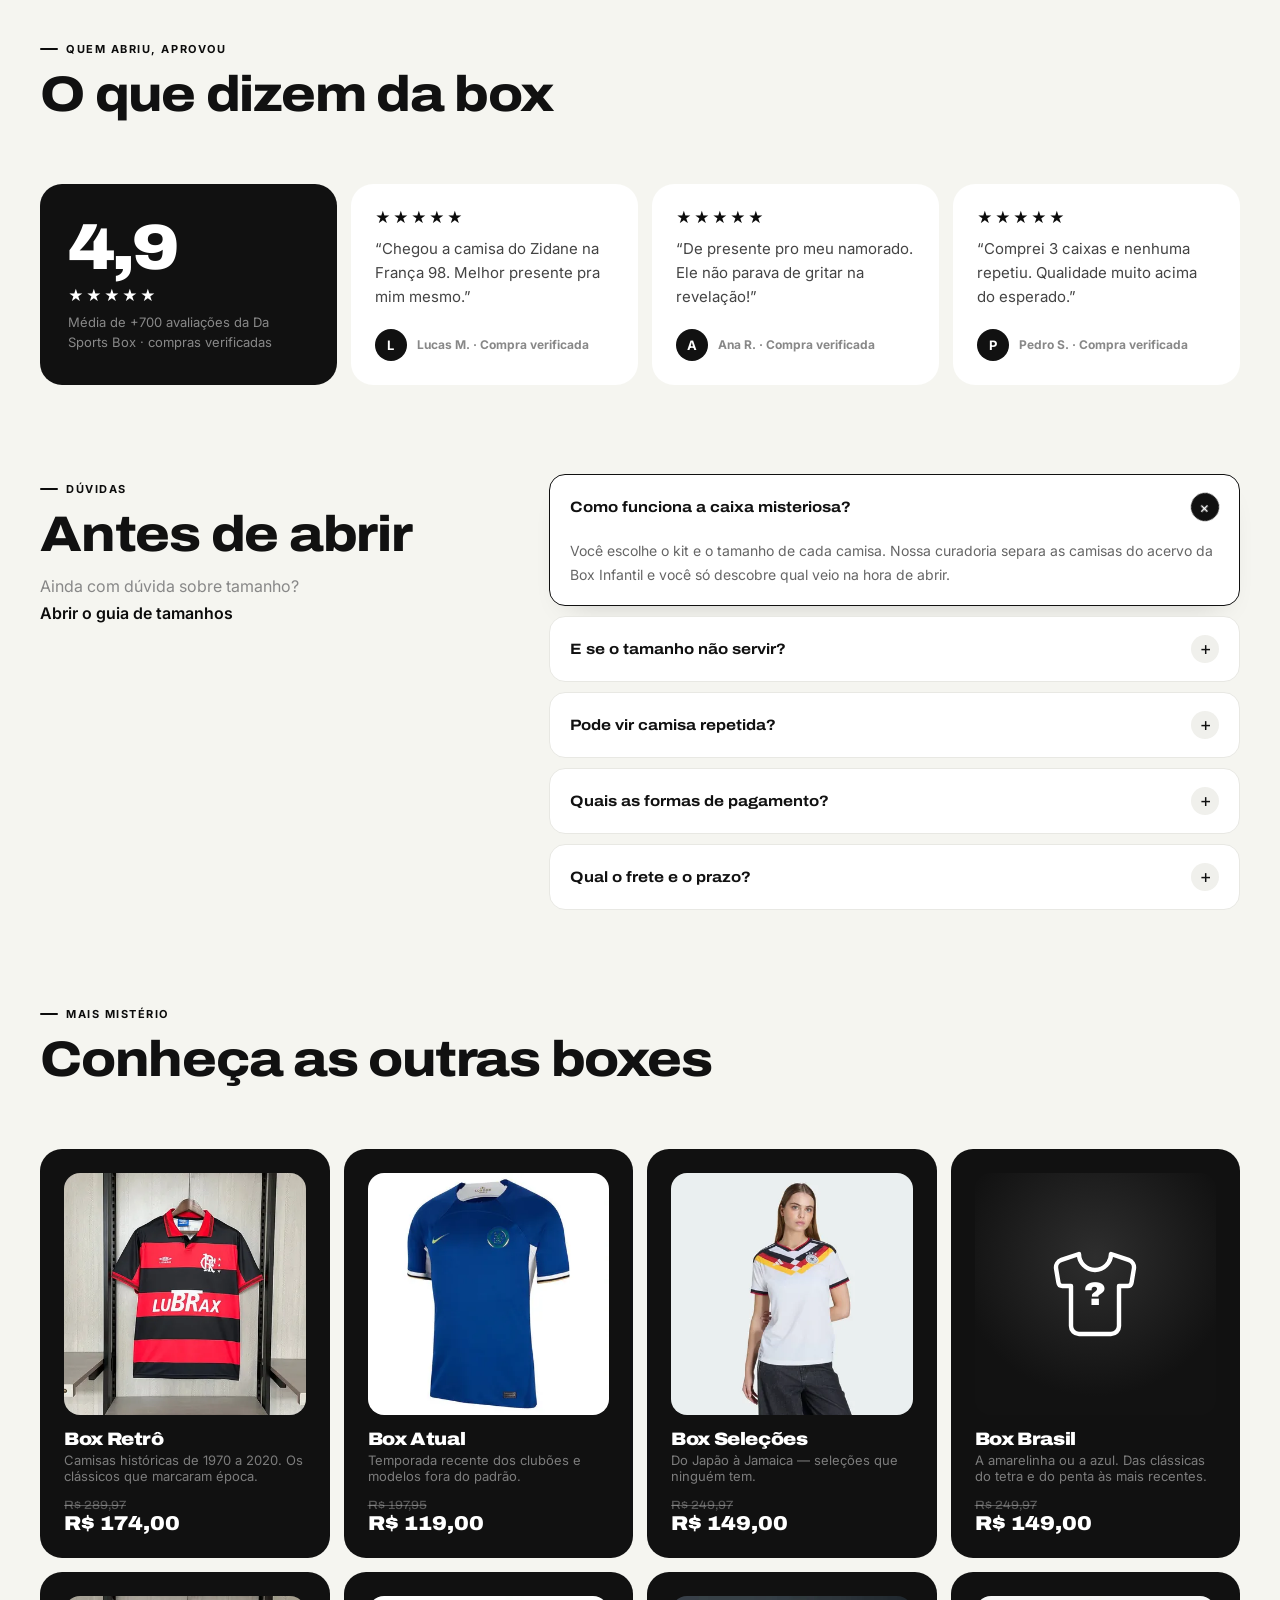
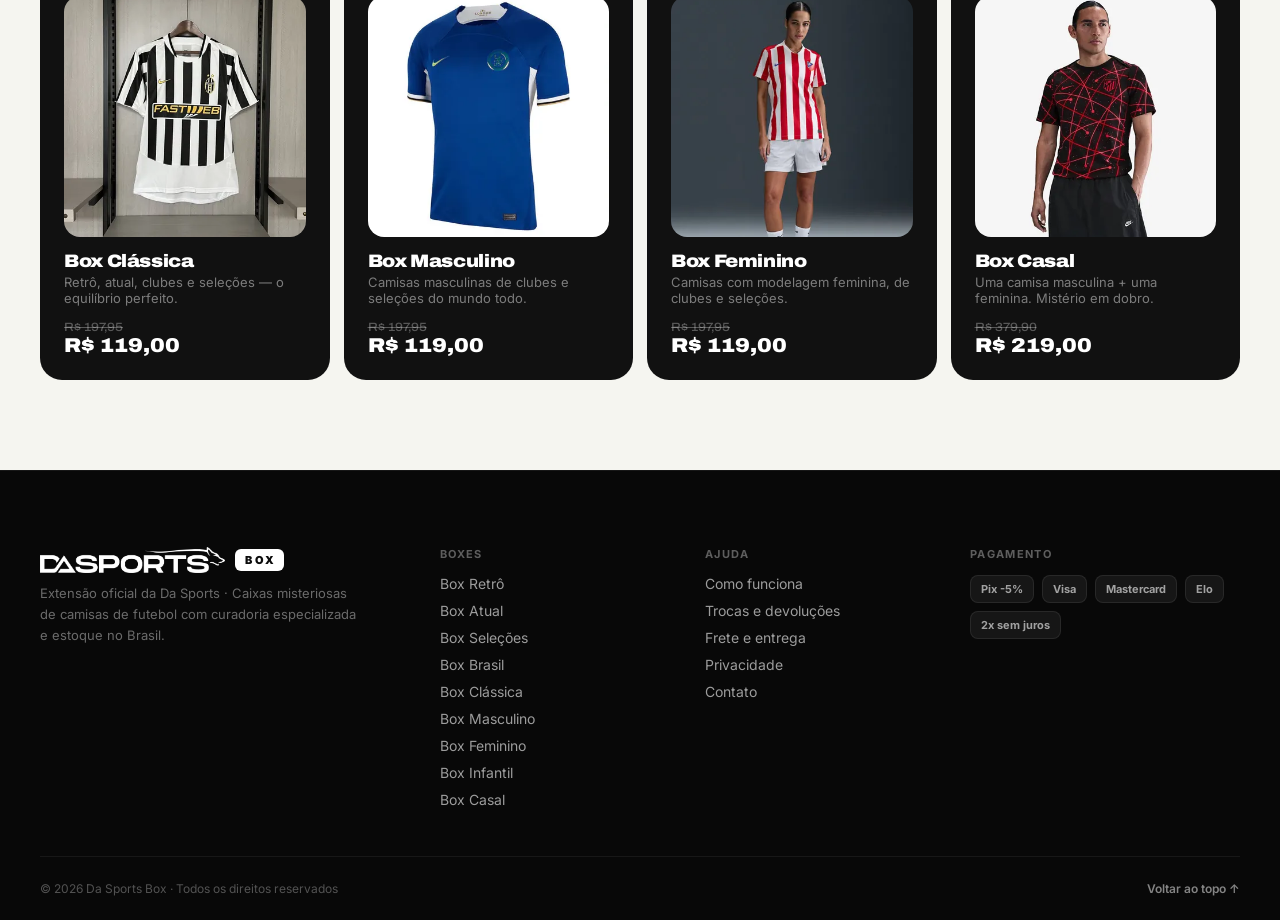
<file: box-infantil.html>
<!DOCTYPE html>
<html lang="pt-BR">
<head>
  <meta charset="UTF-8">
  <meta name="viewport" content="width=device-width, initial-scale=1.0">
  <title>Box Infantil — Da Sports Box</title>
  <meta name="description" content="Box Infantil: Kits e conjuntos infantis de clubes e seleções — pra criar o próximo craque da família.">
  <meta name="theme-color" content="#0c0c0c">
  <link rel="preconnect" href="https://fonts.googleapis.com">
  <link rel="preconnect" href="https://fonts.gstatic.com" crossorigin>
  <link href="https://fonts.googleapis.com/css2?family=Archivo:wdth,wght@62..125,500..900&family=Inter:wght@400;500;600;700;800&display=swap" rel="stylesheet">
  <link rel="stylesheet" href="css/global.css">
  <link rel="stylesheet" href="css/box.css">
</head>
<body class="page-product">

<div class="ticker" aria-hidden="true"><div class="ticker-inner" id="tick"></div></div>

<!-- HEADER -->
<header class="site-header">
  <div class="container header-inner">
    <a href="index.html" class="logo" aria-label="Da Sports Box — início"><img src="img/dasports-logo-branca.png" alt="Da Sports" width="157" height="22"><span class="logo-box">BOX</span></a>
    <nav class="nav-links" aria-label="Principal">
      <a href="index.html#boxes">Boxes</a>
      <a href="index.html#camisas">Camisas</a>
      <a href="index.html#quiz">Monte a sua</a>
      <a href="index.html#como-funciona">Como funciona</a>
      <a href="index.html#avaliacoes">Avaliações</a>
      <a href="index.html#faq">Dúvidas</a>
    </nav>
    <div class="header-actions">
      <button class="icon-btn search-trigger" type="button" data-search-open aria-label="Buscar">
        <svg viewBox="0 0 24 24" fill="none" stroke="currentColor" stroke-width="2" stroke-linecap="round"><circle cx="11" cy="11" r="7"/><path d="m20 20-3.5-3.5"/></svg>
        <span class="label">Buscar…</span><kbd>Ctrl K</kbd>
      </button>
      <button class="icon-btn cart-btn" type="button" data-drawer-open="cartDrawer" aria-label="Abrir carrinho">
        <svg viewBox="0 0 24 24" fill="none" stroke="currentColor" stroke-width="2" stroke-linecap="round" stroke-linejoin="round"><path d="M6 7h12l-1 13H7L6 7Z"/><path d="M9 7a3 3 0 0 1 6 0"/></svg>
        <span class="cart-count" data-n="0">0</span>
      </button>
      <a class="nav-cta" href="index.html#quiz">Montar minha box</a>
      <button class="icon-btn menu-toggle" type="button" data-drawer-open="menuDrawer" aria-label="Abrir menu"><span></span></button>
    </div>
  </div>
  <div class="scroll-progress"></div>
</header>

<!-- MENU (painel lateral) -->
<div class="drawer drawer-left" id="menuDrawer" role="dialog" aria-modal="true" aria-label="Menu" hidden>
  <div class="drawer-backdrop" data-drawer-close></div>
  <aside class="drawer-panel menu-panel">
    <div class="drawer-head">
      <a href="index.html" class="logo"><img src="img/dasports-logo-branca.png" alt="Da Sports" width="157" height="22"><span class="logo-box">BOX</span></a>
      <button class="drawer-x" type="button" data-drawer-close aria-label="Fechar menu">✕</button>
    </div>
    <button class="menu-search" type="button" data-search-open>
      <svg viewBox="0 0 24 24" fill="none" stroke="currentColor" stroke-width="2" stroke-linecap="round"><circle cx="11" cy="11" r="7"/><path d="m20 20-3.5-3.5"/></svg>
      Buscar box, clube, seleção…
    </button>
    <nav class="menu-links" aria-label="Menu">
      <a href="index.html#boxes"><span class="n">01</span>Boxes<i>→</i></a>
      <a href="index.html#camisas"><span class="n">02</span>Camisas<i>→</i></a>
      <a href="index.html#quiz"><span class="n">03</span>Monte a sua<i>→</i></a>
      <a href="index.html#como-funciona"><span class="n">04</span>Como funciona<i>→</i></a>
      <a href="index.html#avaliacoes"><span class="n">05</span>Avaliações<i>→</i></a>
      <a href="index.html#faq"><span class="n">06</span>Dúvidas<i>→</i></a>
    </nav>
    <div class="menu-label">Boxes</div>
    <div class="menu-boxes">
      <a href="box-retro.html"><img src="img/camisas/retro/05-flamengo-retro-19921993-home-p.webp" alt="" loading="lazy" width="420" height="420"><span>Retrô</span></a>
      <a href="box-atual.html"><img src="img/camisas/masculina/02-camisa-chelsea-i-2324-nike-azul-p.webp" alt="" loading="lazy" width="420" height="420"><span>Atual</span></a>
      <a href="box-selecoes.html"><img src="img/camisas/feminina/03-camisa-feminina-alemanha-202627-i-p.webp" alt="" loading="lazy" width="420" height="420"><span>Seleções</span></a>
      <a href="box-brasil.html"><span class="menu-mystery mystery"><span data-icon="shirt"></span><b>?</b></span><span>Brasil</span></a>
      <a href="box-classica.html"><img src="img/camisas/retro/01-camisa-juventus-retro-2010-preta-e-branca-p.webp" alt="" loading="lazy" width="420" height="420"><span>Clássica</span></a>
      <a href="box-masculino.html"><img src="img/camisas/masculina/02-camisa-chelsea-i-2324-nike-azul-p.webp" alt="" loading="lazy" width="420" height="420"><span>Masculino</span></a>
      <a href="box-feminino.html"><img src="img/camisas/feminina/02-camisa-feminina-senegal-202627-i-p.webp" alt="" loading="lazy" width="420" height="420"><span>Feminino</span></a>
      <a href="box-infantil.html"><img src="img/camisas/infantil/03-conjunto-infantil-colombia-202627-p.webp" alt="" loading="lazy" width="420" height="420"><span>Infantil</span></a>
      <a href="box-casal.html"><img src="img/camisas/masculina/05-camisa-nike-atletico-de-madrid-202526-pre-jogo-p.webp" alt="" loading="lazy" width="420" height="420"><span>Casal</span></a>
    </div>
    <div class="menu-foot">
      <a class="btn btn-white btn-block" href="index.html#quiz">Montar minha box <span class="arr">→</span></a>
      <p>Frete grátis acima de R$ 299 · Troca em 30 dias · 2x sem juros</p>
    </div>
  </aside>
</div>

<!-- BUSCA AJAX -->
<div class="search" id="search" role="dialog" aria-modal="true" aria-label="Buscar" hidden>
  <div class="search-panel">
    <div class="search-field">
      <svg viewBox="0 0 24 24" fill="none" stroke="currentColor" stroke-width="2" stroke-linecap="round"><circle cx="11" cy="11" r="7"/><path d="m20 20-3.5-3.5"/></svg>
      <input type="search" id="searchInput" placeholder="Buscar box, clube, seleção…" autocomplete="off" spellcheck="false" aria-label="Termo de busca">
      <span class="search-spinner"></span>
      <button class="search-close" type="button" data-search-close aria-label="Fechar busca"><span class="k-desk">ESC</span><span class="k-touch">Cancelar</span></button>
    </div>
    <div class="search-body" aria-live="polite"></div>
    <div class="search-foot"><span><kbd>↑</kbd><kbd>↓</kbd>navegar</span><span><kbd>Enter</kbd>abrir</span><span><kbd>Esc</kbd>fechar</span></div>
  </div>
</div>

<main class="product">
  <div class="container">

    <nav class="bc" aria-label="Você está em">
      <a href="index.html">Início</a><span>›</span><a href="index.html#boxes">Boxes</a><span>›</span><b>Box Infantil</b>
    </nav>

    <div class="pg">

      <!-- Galeria -->
      <div class="gallery">
        <div class="mi has-photo" id="mi">
          <img class="mi-photo" id="miPhoto" src="img/camisas/infantil/03-conjunto-infantil-colombia-202627.webp" alt="Colômbia 26/27" width="1000" height="1000">
          <div class="mi-fan" id="miFan" hidden></div>
          <div class="mi-tag">★ BOX INFANTIL ★</div>
          <div class="mi-off">KITS E CONJUNTOS</div>
          <div class="mi-lbl" id="miLbl">Colômbia 26/27</div>
          <div class="mi-sub" id="miSub">EXEMPLO DO ACERVO · A SUA É SURPRESA</div>
        </div>
        <div class="tbs" style="--n:5">
          <button type="button" class="tb tb-photo on" data-src="img/camisas/infantil/03-conjunto-infantil-colombia-202627.webp" data-label="Colômbia 26/27" data-cover="0" aria-label="Colômbia 26/27"><img src="img/camisas/infantil/03-conjunto-infantil-colombia-202627-p.webp" alt="" loading="lazy" width="420" height="420"></button>
          <button type="button" class="tb tb-photo" data-src="img/camisas/infantil/02-conjunto-infantil-aston-villa-home-2425-vinho.webp" data-label="Aston Villa 24/25" data-cover="0" aria-label="Aston Villa 24/25"><img src="img/camisas/infantil/02-conjunto-infantil-aston-villa-home-2425-vinho-p.webp" alt="" loading="lazy" width="420" height="420"></button>
          <button type="button" class="tb tb-photo" data-src="img/camisas/infantil/04-kit-infantil-borussia-dortmund-2324-amarelopreto.webp" data-label="Borussia Dortmund 23/24" data-cover="0" aria-label="Borussia Dortmund 23/24"><img src="img/camisas/infantil/04-kit-infantil-borussia-dortmund-2324-amarelopreto-p.webp" alt="" loading="lazy" width="420" height="420"></button>
          <button type="button" class="tb tb-photo" data-src="img/camisas/infantil/01-kit-infantil-atletico-de-madrid-l-2425.webp" data-label="Atlético de Madrid 24/25" data-cover="0" aria-label="Atlético de Madrid 24/25"><img src="img/camisas/infantil/01-kit-infantil-atletico-de-madrid-l-2425-p.webp" alt="" loading="lazy" width="420" height="420"></button>
          <button type="button" class="tb tb-photo" data-src="img/camisas/infantil/05-conjunto-infantil-borussia-dortmund-202627.webp" data-label="Borussia Dortmund 26/27" data-cover="0" aria-label="Borussia Dortmund 26/27"><img src="img/camisas/infantil/05-conjunto-infantil-borussia-dortmund-202627-p.webp" alt="" loading="lazy" width="420" height="420"></button>
        </div>
        <div class="trust">
          <div><span class="trust-ico" data-icon="truck"></span>Frete grátis acima de R$ 299</div>
          <div><span class="trust-ico" data-icon="swap"></span>Troca garantida em 30 dias</div>
          <div><span class="trust-ico" data-icon="lock"></span>Compra 100% segura</div>
        </div>
      </div>

      <!-- Informações e compra -->
      <div class="info">
        <p class="itag">Da Sports · Caixa Misteriosa</p>
        <h1 class="ih1">Box Infantil</h1>
        <p class="isub">Kits e conjuntos infantis de clubes e seleções — pra criar o próximo craque da família.</p>
        <div class="rat">
          <span class="rn-new">NOVIDADE</span>
          <span class="rc">Acabou de chegar na Da Sports Box</span>
        </div>

        <div class="kl">
          <span>Escolha seu kit</span>
          <button type="button" class="kl-link" data-open-sizes><span class="kl-ico" data-icon="ruler"></span>Qual meu tamanho?</button>
        </div>

        <div class="kits" id="kits" role="radiogroup" aria-label="Kits">
      <div class="kc" data-kit="0" data-qty="1" role="radio" aria-checked="false" tabindex="0">
        
        <div class="kc-head">
          <span class="kc-radio"></span>
          <div class="kc-main">
            <div class="kc-name">1 CAMISA</div>
            <div class="kc-icons"><span class="ki" data-icon="shirt"></span></div>
          </div>
          <div class="kc-right">
            <div class="kc-old">R$ 169,90</div>
            <div class="kc-price">R$ 99,00</div>
          </div>
        </div>
        <div class="kc-sizes"><div class="kc-sizes-inner">
          
          <div class="sz-btns-label">Selecione o tamanho</div>
          <div class="sz-btns"></div>
        </div></div>
      </div>
      <div class="kc" data-kit="1" data-qty="3" role="radio" aria-checked="false" tabindex="0">
        
        <div class="kc-head">
          <span class="kc-radio"></span>
          <div class="kc-main">
            <div class="kc-name">3 CAMISAS <span class="kc-promo">você paga 2</span></div>
            <div class="kc-icons"><span class="ki" data-icon="shirt"></span><span class="ki" data-icon="shirt"></span><span class="ki dim" data-icon="shirt"></span></div>
          </div>
          <div class="kc-right">
            <div class="kc-old">R$ 509,70</div>
            <div class="kc-price bl">R$ 278,00</div>
            <div class="kc-eco"><span class="eco-b">ECONOMIZE R$ 231</span><span class="eco-p">R$ 93/camisa</span></div>
          </div>
        </div>
        <div class="kc-sizes"><div class="kc-sizes-inner">
          <div class="sz-tabs"></div>
          <div class="sz-btns-label">Tamanho</div>
          <div class="sz-btns"></div>
        </div></div>
      </div>
      <div class="kc hot" data-kit="2" data-qty="5" role="radio" aria-checked="false" tabindex="0">
        <span class="kc-badge">MAIS VENDIDO</span>
        <div class="kc-head">
          <span class="kc-radio"></span>
          <div class="kc-main">
            <div class="kc-name">5 CAMISAS <span class="kc-promo">você paga 3</span></div>
            <div class="kc-icons"><span class="ki" data-icon="shirt"></span><span class="ki" data-icon="shirt"></span><span class="ki" data-icon="shirt"></span><span class="ki dim" data-icon="shirt"></span><span class="ki dim" data-icon="shirt"></span></div>
          </div>
          <div class="kc-right">
            <div class="kc-old">R$ 849,50</div>
            <div class="kc-price bl">R$ 357,00</div>
            <div class="kc-eco"><span class="eco-b">ECONOMIZE R$ 492</span><span class="eco-p">R$ 71/camisa</span></div>
          </div>
        </div>
        <div class="kc-sizes"><div class="kc-sizes-inner">
          <div class="sz-tabs"></div>
          <div class="sz-btns-label">Tamanho</div>
          <div class="sz-btns"></div>
        </div></div>
      </div>
      <div class="kc" data-kit="3" data-qty="7" role="radio" aria-checked="false" tabindex="0">
        
        <div class="kc-head">
          <span class="kc-radio"></span>
          <div class="kc-main">
            <div class="kc-name">7 CAMISAS <span class="kc-promo">você paga 4</span></div>
            <div class="kc-icons"><span class="ki" data-icon="shirt"></span><span class="ki" data-icon="shirt"></span><span class="ki" data-icon="shirt"></span><span class="ki" data-icon="shirt"></span><span class="ki dim" data-icon="shirt"></span><span class="ki dim" data-icon="shirt"></span><span class="ki dim" data-icon="shirt"></span></div>
          </div>
          <div class="kc-right">
            <div class="kc-old">R$ 1.189,30</div>
            <div class="kc-price bl">R$ 399,00</div>
            <div class="kc-eco"><span class="eco-b">ECONOMIZE R$ 790</span><span class="eco-p">R$ 57/camisa</span></div>
          </div>
        </div>
        <div class="kc-sizes"><div class="kc-sizes-inner">
          <div class="sz-tabs"></div>
          <div class="sz-btns-label">Tamanho</div>
          <div class="sz-btns"></div>
        </div></div>
      </div>
        </div>

        <div class="qrow">
          <span class="qlbl">Quantidade de kits</span>
          <div class="qctl">
            <button type="button" class="qbt" data-q="-1" aria-label="Diminuir">−</button>
            <div class="qnm" id="qN">1</div>
            <button type="button" class="qbt" data-q="1" aria-label="Aumentar">+</button>
          </div>
        </div>

        <div class="tot">
          <div class="tot-row"><span class="tot-lbl">Valor original</span><span class="tot-old" id="tOld">R$ 169,90</span></div>
          <div class="tot-row"><span class="tot-lbl strong">Total com desconto</span><span class="tot-main" id="tMain">R$ 99,00</span></div>
          <div class="pix-row"><span class="pix-lbl">No Pix (5% off)</span><span class="pix-val" id="tPix">R$ 94,05</span></div>
          <div class="ship">
            <div class="ship-txt" id="shipTxt">Faltam <b>R$ 200,00</b> para frete grátis</div>
            <div class="ship-bar"><i id="shipBar" style="width:33.1%"></i></div>
          </div>
        </div>

        <div class="buy" id="buy">
          <button type="button" class="btn btn-main btn-block" id="btnCart">Adicionar ao carrinho <span class="arr">→</span></button>
        </div>

        <div class="feats">
          <div class="ft"><span class="fc">✓</span>Tamanhos do 4 ao 14</div>
          <div class="ft"><span class="fc">✓</span>Lacrada e embalada na origem</div>
          <div class="ft"><span class="fc">✓</span>Garantia de troca em 30 dias</div>
          <div class="ft"><span class="fc">✓</span>Kits e conjuntos completos</div>
          <div class="ft"><span class="fc">✓</span>Sem camisa repetida por cliente</div>
          <div class="ft"><span class="fc">✓</span>Entrega rastreada para todo Brasil</div>
        </div>
      </div>
    </div>
  </div>

  <!-- Como funciona (resumo) -->
  <section class="p-how">
    <div class="container">
      <div class="p-how-grid" data-stagger="up">
        <div><span class="p-how-n">1</span><div><b>Escolha o kit e os tamanhos</b><p>Leva menos de 2 minutos.</p></div></div>
        <div><span class="p-how-n">2</span><div><b>A curadoria escala suas camisas</b><p>Sem repetir camisa por cliente.</p></div></div>
        <div><span class="p-how-n">3</span><div><b>Abre, filma e posta</b><p>Marque @dasportsbox e ganhe 20% off.</p></div></div>
      </div>
    </div>
  </section>


  <!-- Avaliações -->
  <section class="p-rev">
    <div class="container">
      <div class="s-head">
        <div>
          <p class="s-label" data-reveal>Quem abriu, aprovou</p>
          <h2 class="s-title" data-split>O que dizem da box</h2>
        </div>
      </div>
      <div class="p-rev-grid">
        <div class="p-rev-score" data-reveal>
          <div class="p-rev-big">4,9</div>
          <div class="sts">★★★★★</div>
          <p>Média de +700 avaliações da Da Sports Box · compras verificadas</p>
        </div>
        <div class="p-rev-cards" data-stagger="up">
          <figure class="p-rev-card"><div class="sts">★★★★★</div><blockquote>“Chegou a camisa do Zidane na França 98. Melhor presente pra mim mesmo.”</blockquote><figcaption><span class="p-rev-av">L</span>Lucas M. · Compra verificada</figcaption></figure>
          <figure class="p-rev-card"><div class="sts">★★★★★</div><blockquote>“De presente pro meu namorado. Ele não parava de gritar na revelação!”</blockquote><figcaption><span class="p-rev-av">A</span>Ana R. · Compra verificada</figcaption></figure>
          <figure class="p-rev-card"><div class="sts">★★★★★</div><blockquote>“Comprei 3 caixas e nenhuma repetiu. Qualidade muito acima do esperado.”</blockquote><figcaption><span class="p-rev-av">P</span>Pedro S. · Compra verificada</figcaption></figure>
        </div>
      </div>
    </div>
  </section>

  <!-- Dúvidas -->
  <section class="p-faq">
    <div class="container p-faq-inner">
      <div>
        <p class="s-label" data-reveal>Dúvidas</p>
        <h2 class="s-title" data-split>Antes de abrir</h2>
        <p class="s-sub" data-reveal style="--d:2">Ainda com dúvida sobre tamanho? <button type="button" class="kl-link" data-open-sizes>Abrir o guia de tamanhos</button></p>
      </div>
      <div class="faq-list" data-stagger="up">
        <details class="faq-item" open>
          <summary>Como funciona a caixa misteriosa?</summary>
          <div class="faq-a"><p>Você escolhe o kit e o tamanho de cada camisa. Nossa curadoria separa as camisas do acervo da Box Infantil e você só descobre qual veio na hora de abrir.</p></div>
        </details>
        <details class="faq-item">
          <summary>E se o tamanho não servir?</summary>
          <div class="faq-a"><p>A troca de tamanho é garantida e você tem 30 dias de garantia de troca. Na dúvida, use o guia de tamanhos acima — ele calcula pela sua altura e peso.</p></div>
        </details>
        <details class="faq-item">
          <summary>Pode vir camisa repetida?</summary>
          <div class="faq-a"><p>Não. A gente controla o histórico de cada cliente para não repetir camisa entre as suas compras.</p></div>
        </details>
        <details class="faq-item">
          <summary>Quais as formas de pagamento?</summary>
          <div class="faq-a"><p>Pix com 5% de desconto ou cartão em até 2x sem juros.</p></div>
        </details>
        <details class="faq-item">
          <summary>Qual o frete e o prazo?</summary>
          <div class="faq-a"><p>O estoque é no Brasil e a entrega é rastreada para todo o país. O frete é grátis acima de R$ 299.</p></div>
        </details>
      </div>
    </div>
  </section>

  <!-- Outras boxes -->
  <section class="xs">
    <div class="container">
      <div class="s-head">
        <div>
          <p class="s-label" data-reveal>Mais mistério</p>
          <h2 class="s-title" data-split>Conheça as outras boxes</h2>
        </div>
      </div>
      <div class="xs-grid" data-stagger="up">
      <a href="box-retro.html" class="xs-card spotlight">
        <span class="xs-photo"><img src="img/camisas/retro/05-flamengo-retro-19921993-home-p.webp" alt="" loading="lazy" width="420" height="420"></span>
        <div>
          <div class="xs-name">Box Retrô</div>
          <div class="xs-desc">Camisas históricas de 1970 a 2020. Os clássicos que marcaram época.</div>
        </div>
        <div class="xs-price"><s>R$ 289,97</s>R$ 174,00</div>
      </a>
      <a href="box-atual.html" class="xs-card spotlight">
        <span class="xs-photo"><img src="img/camisas/masculina/02-camisa-chelsea-i-2324-nike-azul-p.webp" alt="" loading="lazy" width="420" height="420"></span>
        <div>
          <div class="xs-name">Box Atual</div>
          <div class="xs-desc">Temporada recente dos clubões e modelos fora do padrão.</div>
        </div>
        <div class="xs-price"><s>R$ 197,95</s>R$ 119,00</div>
      </a>
      <a href="box-selecoes.html" class="xs-card spotlight">
        <span class="xs-photo"><img src="img/camisas/feminina/03-camisa-feminina-alemanha-202627-i-p.webp" alt="" loading="lazy" width="420" height="420"></span>
        <div>
          <div class="xs-name">Box Seleções</div>
          <div class="xs-desc">Do Japão à Jamaica — seleções que ninguém tem.</div>
        </div>
        <div class="xs-price"><s>R$ 249,97</s>R$ 149,00</div>
      </a>
      <a href="box-brasil.html" class="xs-card spotlight">
        <span class="xs-photo xs-mystery"><span class="mystery"><span data-icon="shirt"></span><b>?</b></span></span>
        <div>
          <div class="xs-name">Box Brasil</div>
          <div class="xs-desc">A amarelinha ou a azul. Das clássicas do tetra e do penta às mais recentes.</div>
        </div>
        <div class="xs-price"><s>R$ 249,97</s>R$ 149,00</div>
      </a>
      <a href="box-classica.html" class="xs-card spotlight">
        <span class="xs-photo"><img src="img/camisas/retro/01-camisa-juventus-retro-2010-preta-e-branca-p.webp" alt="" loading="lazy" width="420" height="420"></span>
        <div>
          <div class="xs-name">Box Clássica</div>
          <div class="xs-desc">Retrô, atual, clubes e seleções — o equilíbrio perfeito.</div>
        </div>
        <div class="xs-price"><s>R$ 197,95</s>R$ 119,00</div>
      </a>
      <a href="box-masculino.html" class="xs-card spotlight">
        <span class="xs-photo"><img src="img/camisas/masculina/02-camisa-chelsea-i-2324-nike-azul-p.webp" alt="" loading="lazy" width="420" height="420"></span>
        <div>
          <div class="xs-name">Box Masculino</div>
          <div class="xs-desc">Camisas masculinas de clubes e seleções do mundo todo.</div>
        </div>
        <div class="xs-price"><s>R$ 197,95</s>R$ 119,00</div>
      </a>
      <a href="box-feminino.html" class="xs-card spotlight">
        <span class="xs-photo"><img src="img/camisas/feminina/01-camisa-feminina-nike-atletico-madrid-202526-i-torcedor-p.webp" alt="" loading="lazy" width="420" height="420"></span>
        <div>
          <div class="xs-name">Box Feminino</div>
          <div class="xs-desc">Camisas com modelagem feminina, de clubes e seleções.</div>
        </div>
        <div class="xs-price"><s>R$ 197,95</s>R$ 119,00</div>
      </a>
      <a href="box-casal.html" class="xs-card spotlight">
        <span class="xs-photo"><img src="img/camisas/masculina/05-camisa-nike-atletico-de-madrid-202526-pre-jogo-p.webp" alt="" loading="lazy" width="420" height="420"></span>
        <div>
          <div class="xs-name">Box Casal</div>
          <div class="xs-desc">Uma camisa masculina + uma feminina. Mistério em dobro.</div>
        </div>
        <div class="xs-price"><s>R$ 379,90</s>R$ 219,00</div>
      </a>
      </div>
    </div>
  </section>
</main>

<!-- Barra de compra fixa (mobile) -->
<div class="sticky-buy" id="stickyBuy" aria-hidden="true">
  <div class="container sticky-inner">
    <div>
      <div class="sticky-name">Box Infantil</div>
      <div class="sticky-total" id="stickyTotal">R$ 99,00</div>
    </div>
    <button type="button" class="btn btn-main" id="stickyBtn">Adicionar <span class="arr">→</span></button>
  </div>
</div>

<!-- Modal: guia de tamanhos -->
<div class="overlay" id="sizeModal" role="dialog" aria-modal="true" aria-labelledby="sizeTitle" hidden>
  <div class="modal">
    <div class="modal-head">
      <div>
        <div class="modal-title" id="sizeTitle">Guia de tamanhos</div>
        <div class="modal-sub">As medidas são da camiseta, não do corpo.</div>
      </div>
      <button type="button" class="mclose" data-close-sizes aria-label="Fechar">✕</button>
    </div>
    <div class="modal-body">
      <form class="calc-card" id="calcForm">
        <div class="calc-title">Descubra seu tamanho</div>
        <div class="calc-sub">Informe altura e peso — calculamos o tamanho ideal pela tabela do modelo selecionado.</div>
        <div class="calc-fields">
          <div class="cf"><label for="cH">Altura (cm)</label><input type="number" id="cH" inputmode="numeric" min="90" max="230" placeholder="Ex: 178"></div>
          <div class="cf"><label for="cW">Peso (kg)</label><input type="number" id="cW" inputmode="numeric" min="12" max="250" placeholder="Ex: 82"></div>
        </div>
        <button type="submit" class="btn btn-dark btn-block">Encontrar meu tamanho</button>
        <div class="calc-result" id="calcR" aria-live="polite"></div>
      </form>
      <button type="button" class="toggle-table" id="toggleTable" aria-expanded="false">
        <span>Ver tabela completa</span><span class="tt-arr">▾</span>
      </button>
      <div class="table-section" id="tableSection"><div>
        <div class="model-tabs">
          <button type="button" class="mt" data-model="masculino">Masculino</button>
          <button type="button" class="mt" data-model="feminino">Feminino</button>
          <button type="button" class="mt" data-model="infantil">Infantil</button>
          <button type="button" class="mt" data-model="jogador">Jogador</button>
          <button type="button" class="mt" data-model="torcedor">Torcedor</button>
        </div>
        <div id="tableWrap"></div>
      </div></div>
    </div>
  </div>
</div>

<!-- RODAPÉ -->
<footer class="foot">
  <div class="container">
    <div class="foot-grid">
      <div>
        <div class="foot-brand"><img src="img/dasports-logo-branca.png" alt="Da Sports" width="186" height="26" loading="lazy"><span class="logo-box">BOX</span></div>
        <p class="foot-tagline">Extensão oficial da Da Sports · Caixas misteriosas de camisas de futebol com curadoria especializada e estoque no Brasil.</p>
      </div>
      <div>
        <div class="foot-title">Boxes</div>
        <div class="foot-links">
          <a href="box-retro.html">Box Retrô</a>
          <a href="box-atual.html">Box Atual</a>
          <a href="box-selecoes.html">Box Seleções</a>
          <a href="box-brasil.html">Box Brasil</a>
          <a href="box-classica.html">Box Clássica</a>
          <a href="box-masculino.html">Box Masculino</a>
          <a href="box-feminino.html">Box Feminino</a>
          <a href="box-infantil.html">Box Infantil</a>
          <a href="box-casal.html">Box Casal</a>
        </div>
      </div>
      <div>
        <div class="foot-title">Ajuda</div>
        <div class="foot-links">
          <a href="index.html#como-funciona">Como funciona</a>
          <a href="index.html#faq">Trocas e devoluções</a>
          <a href="index.html#faq">Frete e entrega</a>
          <a href="#">Privacidade</a>
          <a href="#">Contato</a>
        </div>
      </div>
      <div>
        <div class="foot-title">Pagamento</div>
        <div class="foot-pay"><span>Pix -5%</span><span>Visa</span><span>Mastercard</span><span>Elo</span><span>2x sem juros</span></div>
      </div>
    </div>
    <div class="foot-bottom">
      <span>© <span data-year>2026</span> Da Sports Box · Todos os direitos reservados</span>
      <button class="to-top" type="button" data-to-top>Voltar ao topo ↑</button>
    </div>
  </div>
</footer>

<script>
  // Dados da box (em produção virão da Shopify)
  window.BOX = {
    "name": "Box Infantil",
    "emoji": "🧒",
    "mode": null,
    "sizes": [
      "4",
      "6",
      "8",
      "10",
      "12",
      "14"
    ],
    "model": "infantil",
    "variants": null,
    "photos": [
      {
        "src": "img/camisas/infantil/03-conjunto-infantil-colombia-202627.webp",
        "thumb": "img/camisas/infantil/03-conjunto-infantil-colombia-202627-p.webp",
        "nome": "Colômbia 26/27"
      },
      {
        "src": "img/camisas/infantil/02-conjunto-infantil-aston-villa-home-2425-vinho.webp",
        "thumb": "img/camisas/infantil/02-conjunto-infantil-aston-villa-home-2425-vinho-p.webp",
        "nome": "Aston Villa 24/25"
      },
      {
        "src": "img/camisas/infantil/04-kit-infantil-borussia-dortmund-2324-amarelopreto.webp",
        "thumb": "img/camisas/infantil/04-kit-infantil-borussia-dortmund-2324-amarelopreto-p.webp",
        "nome": "Borussia Dortmund 23/24"
      },
      {
        "src": "img/camisas/infantil/01-kit-infantil-atletico-de-madrid-l-2425.webp",
        "thumb": "img/camisas/infantil/01-kit-infantil-atletico-de-madrid-l-2425-p.webp",
        "nome": "Atlético de Madrid 24/25"
      },
      {
        "src": "img/camisas/infantil/05-conjunto-infantil-borussia-dortmund-202627.webp",
        "thumb": "img/camisas/infantil/05-conjunto-infantil-borussia-dortmund-202627-p.webp",
        "nome": "Borussia Dortmund 26/27"
      }
    ],
    "prices": [
      {
        "t": 99,
        "o": 169.9
      },
      {
        "t": 278,
        "o": 509.7
      },
      {
        "t": 357,
        "o": 849.5
      },
      {
        "t": 399,
        "o": 1189.3
      }
    ]
  };
</script>
<script src="js/site.js"></script>
<script src="js/cart.js"></script>
<script src="js/lightbox.js"></script>
<script src="js/box.js"></script>
</body>
</html>
</file>
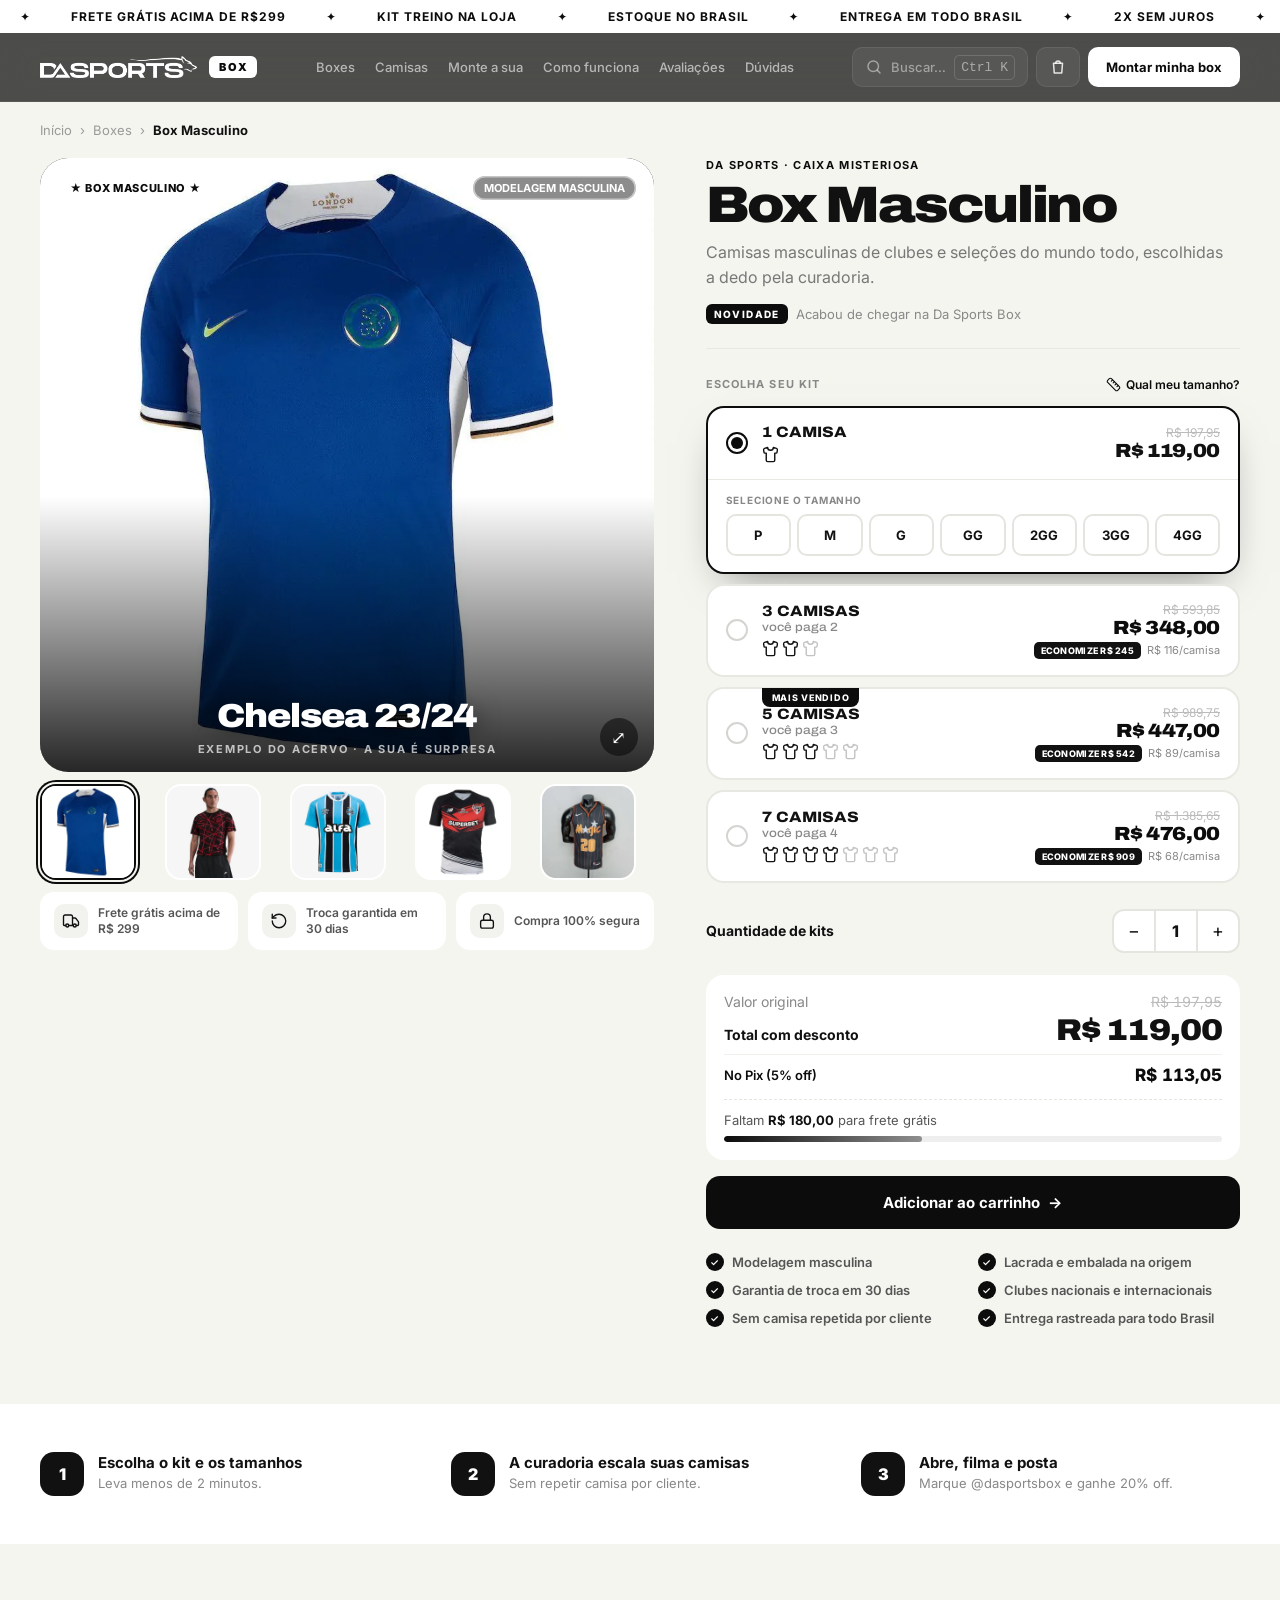
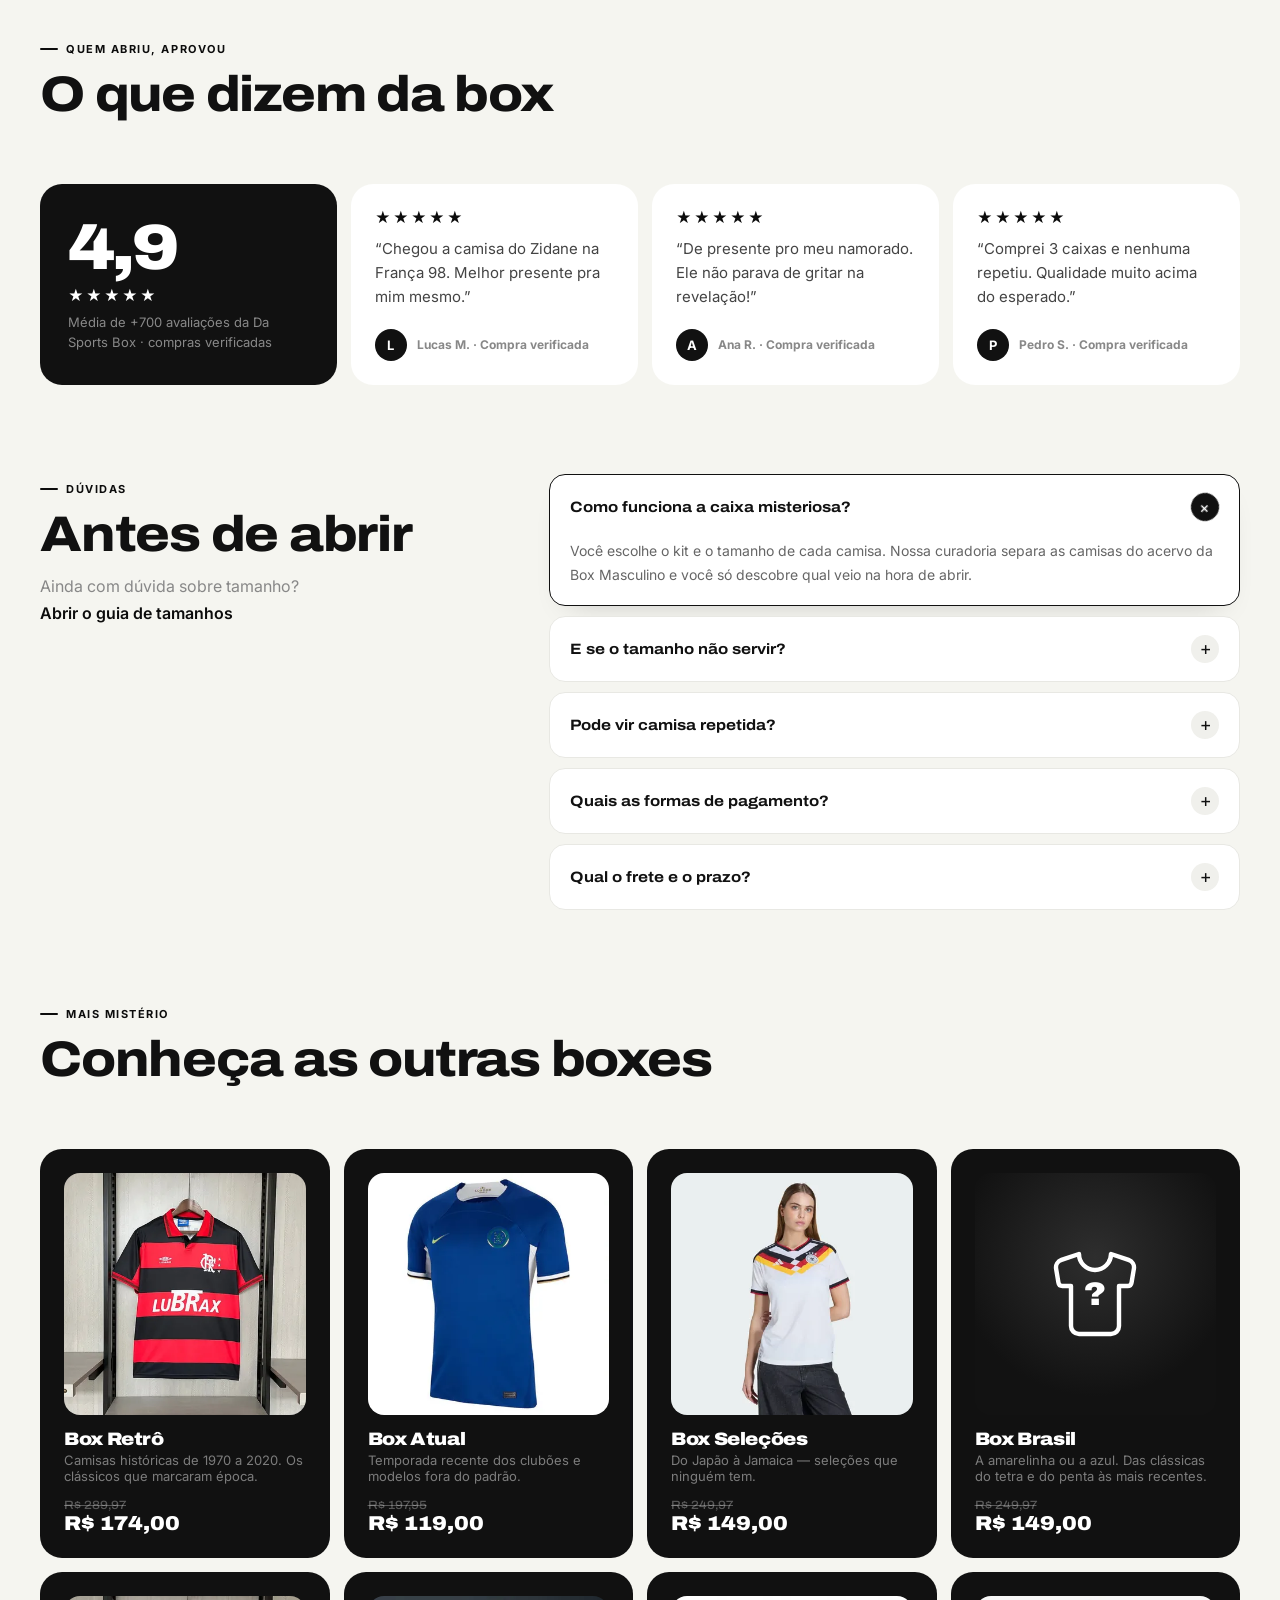
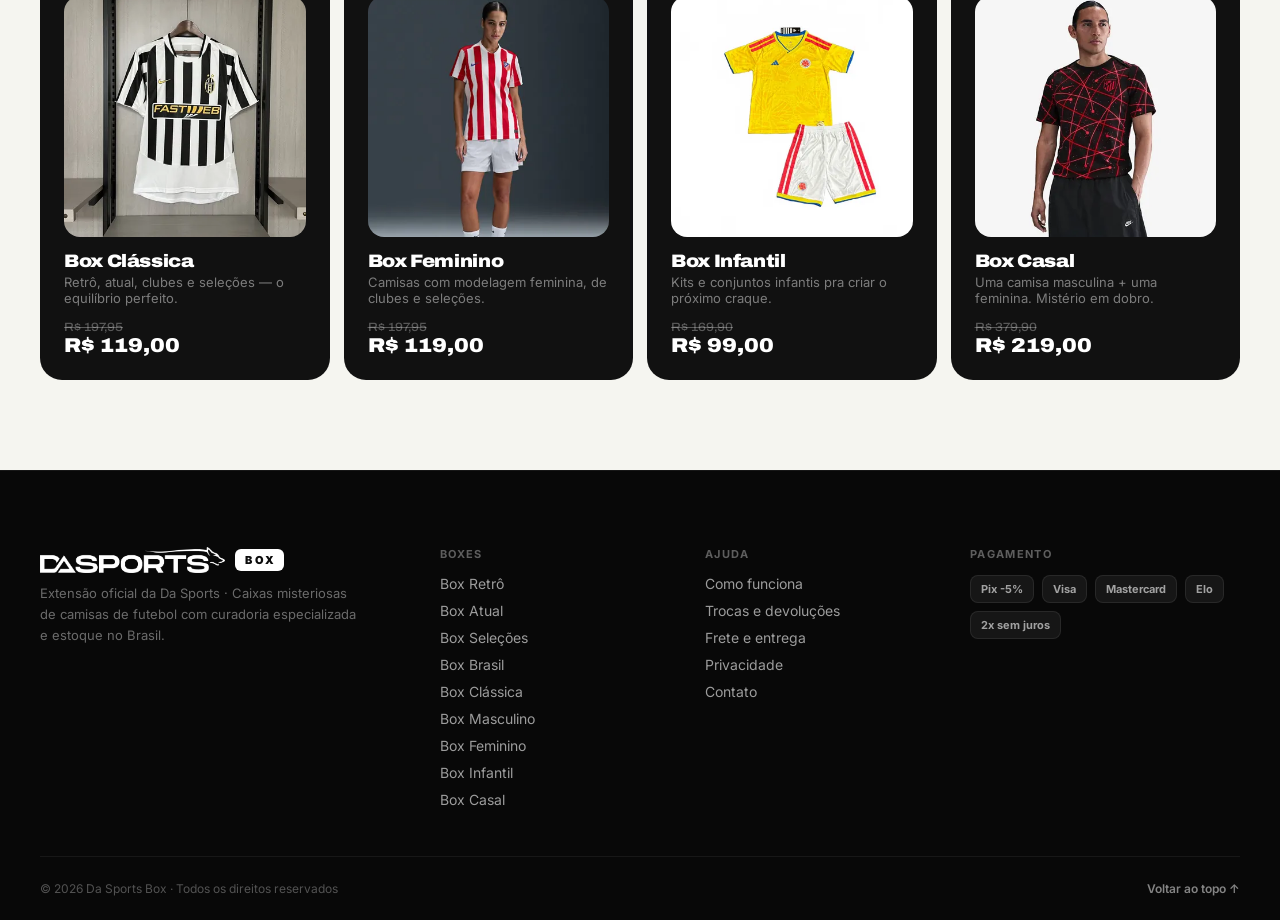
<file: box-masculino.html>
<!DOCTYPE html>
<html lang="pt-BR">
<head>
  <meta charset="UTF-8">
  <meta name="viewport" content="width=device-width, initial-scale=1.0">
  <title>Box Masculino — Da Sports Box</title>
  <meta name="description" content="Box Masculino: Camisas masculinas de clubes e seleções do mundo todo, escolhidas a dedo pela curadoria.">
  <meta name="theme-color" content="#0c0c0c">
  <link rel="preconnect" href="https://fonts.googleapis.com">
  <link rel="preconnect" href="https://fonts.gstatic.com" crossorigin>
  <link href="https://fonts.googleapis.com/css2?family=Archivo:wdth,wght@62..125,500..900&family=Inter:wght@400;500;600;700;800&display=swap" rel="stylesheet">
  <link rel="stylesheet" href="css/global.css">
  <link rel="stylesheet" href="css/box.css">
</head>
<body class="page-product">

<div class="ticker" aria-hidden="true"><div class="ticker-inner" id="tick"></div></div>

<!-- HEADER -->
<header class="site-header">
  <div class="container header-inner">
    <a href="index.html" class="logo" aria-label="Da Sports Box — início"><img src="img/dasports-logo-branca.png" alt="Da Sports" width="157" height="22"><span class="logo-box">BOX</span></a>
    <nav class="nav-links" aria-label="Principal">
      <a href="index.html#boxes">Boxes</a>
      <a href="index.html#camisas">Camisas</a>
      <a href="index.html#quiz">Monte a sua</a>
      <a href="index.html#como-funciona">Como funciona</a>
      <a href="index.html#avaliacoes">Avaliações</a>
      <a href="index.html#faq">Dúvidas</a>
    </nav>
    <div class="header-actions">
      <button class="icon-btn search-trigger" type="button" data-search-open aria-label="Buscar">
        <svg viewBox="0 0 24 24" fill="none" stroke="currentColor" stroke-width="2" stroke-linecap="round"><circle cx="11" cy="11" r="7"/><path d="m20 20-3.5-3.5"/></svg>
        <span class="label">Buscar…</span><kbd>Ctrl K</kbd>
      </button>
      <button class="icon-btn cart-btn" type="button" data-drawer-open="cartDrawer" aria-label="Abrir carrinho">
        <svg viewBox="0 0 24 24" fill="none" stroke="currentColor" stroke-width="2" stroke-linecap="round" stroke-linejoin="round"><path d="M6 7h12l-1 13H7L6 7Z"/><path d="M9 7a3 3 0 0 1 6 0"/></svg>
        <span class="cart-count" data-n="0">0</span>
      </button>
      <a class="nav-cta" href="index.html#quiz">Montar minha box</a>
      <button class="icon-btn menu-toggle" type="button" data-drawer-open="menuDrawer" aria-label="Abrir menu"><span></span></button>
    </div>
  </div>
  <div class="scroll-progress"></div>
</header>

<!-- MENU (painel lateral) -->
<div class="drawer drawer-left" id="menuDrawer" role="dialog" aria-modal="true" aria-label="Menu" hidden>
  <div class="drawer-backdrop" data-drawer-close></div>
  <aside class="drawer-panel menu-panel">
    <div class="drawer-head">
      <a href="index.html" class="logo"><img src="img/dasports-logo-branca.png" alt="Da Sports" width="157" height="22"><span class="logo-box">BOX</span></a>
      <button class="drawer-x" type="button" data-drawer-close aria-label="Fechar menu">✕</button>
    </div>
    <button class="menu-search" type="button" data-search-open>
      <svg viewBox="0 0 24 24" fill="none" stroke="currentColor" stroke-width="2" stroke-linecap="round"><circle cx="11" cy="11" r="7"/><path d="m20 20-3.5-3.5"/></svg>
      Buscar box, clube, seleção…
    </button>
    <nav class="menu-links" aria-label="Menu">
      <a href="index.html#boxes"><span class="n">01</span>Boxes<i>→</i></a>
      <a href="index.html#camisas"><span class="n">02</span>Camisas<i>→</i></a>
      <a href="index.html#quiz"><span class="n">03</span>Monte a sua<i>→</i></a>
      <a href="index.html#como-funciona"><span class="n">04</span>Como funciona<i>→</i></a>
      <a href="index.html#avaliacoes"><span class="n">05</span>Avaliações<i>→</i></a>
      <a href="index.html#faq"><span class="n">06</span>Dúvidas<i>→</i></a>
    </nav>
    <div class="menu-label">Boxes</div>
    <div class="menu-boxes">
      <a href="box-retro.html"><img src="img/camisas/retro/05-flamengo-retro-19921993-home-p.webp" alt="" loading="lazy" width="420" height="420"><span>Retrô</span></a>
      <a href="box-atual.html"><img src="img/camisas/masculina/02-camisa-chelsea-i-2324-nike-azul-p.webp" alt="" loading="lazy" width="420" height="420"><span>Atual</span></a>
      <a href="box-selecoes.html"><img src="img/camisas/feminina/03-camisa-feminina-alemanha-202627-i-p.webp" alt="" loading="lazy" width="420" height="420"><span>Seleções</span></a>
      <a href="box-brasil.html"><span class="menu-mystery mystery"><span data-icon="shirt"></span><b>?</b></span><span>Brasil</span></a>
      <a href="box-classica.html"><img src="img/camisas/retro/01-camisa-juventus-retro-2010-preta-e-branca-p.webp" alt="" loading="lazy" width="420" height="420"><span>Clássica</span></a>
      <a href="box-masculino.html"><img src="img/camisas/masculina/02-camisa-chelsea-i-2324-nike-azul-p.webp" alt="" loading="lazy" width="420" height="420"><span>Masculino</span></a>
      <a href="box-feminino.html"><img src="img/camisas/feminina/02-camisa-feminina-senegal-202627-i-p.webp" alt="" loading="lazy" width="420" height="420"><span>Feminino</span></a>
      <a href="box-infantil.html"><img src="img/camisas/infantil/03-conjunto-infantil-colombia-202627-p.webp" alt="" loading="lazy" width="420" height="420"><span>Infantil</span></a>
      <a href="box-casal.html"><img src="img/camisas/masculina/05-camisa-nike-atletico-de-madrid-202526-pre-jogo-p.webp" alt="" loading="lazy" width="420" height="420"><span>Casal</span></a>
    </div>
    <div class="menu-foot">
      <a class="btn btn-white btn-block" href="index.html#quiz">Montar minha box <span class="arr">→</span></a>
      <p>Frete grátis acima de R$ 299 · Troca em 30 dias · 2x sem juros</p>
    </div>
  </aside>
</div>

<!-- BUSCA AJAX -->
<div class="search" id="search" role="dialog" aria-modal="true" aria-label="Buscar" hidden>
  <div class="search-panel">
    <div class="search-field">
      <svg viewBox="0 0 24 24" fill="none" stroke="currentColor" stroke-width="2" stroke-linecap="round"><circle cx="11" cy="11" r="7"/><path d="m20 20-3.5-3.5"/></svg>
      <input type="search" id="searchInput" placeholder="Buscar box, clube, seleção…" autocomplete="off" spellcheck="false" aria-label="Termo de busca">
      <span class="search-spinner"></span>
      <button class="search-close" type="button" data-search-close aria-label="Fechar busca"><span class="k-desk">ESC</span><span class="k-touch">Cancelar</span></button>
    </div>
    <div class="search-body" aria-live="polite"></div>
    <div class="search-foot"><span><kbd>↑</kbd><kbd>↓</kbd>navegar</span><span><kbd>Enter</kbd>abrir</span><span><kbd>Esc</kbd>fechar</span></div>
  </div>
</div>

<main class="product">
  <div class="container">

    <nav class="bc" aria-label="Você está em">
      <a href="index.html">Início</a><span>›</span><a href="index.html#boxes">Boxes</a><span>›</span><b>Box Masculino</b>
    </nav>

    <div class="pg">

      <!-- Galeria -->
      <div class="gallery">
        <div class="mi has-photo" id="mi">
          <img class="mi-photo" id="miPhoto" src="img/camisas/masculina/02-camisa-chelsea-i-2324-nike-azul.webp" alt="Chelsea 23/24" width="1000" height="1000">
          <div class="mi-fan" id="miFan" hidden></div>
          <div class="mi-tag">★ BOX MASCULINO ★</div>
          <div class="mi-off">MODELAGEM MASCULINA</div>
          <div class="mi-lbl" id="miLbl">Chelsea 23/24</div>
          <div class="mi-sub" id="miSub">EXEMPLO DO ACERVO · A SUA É SURPRESA</div>
        </div>
        <div class="tbs" style="--n:5">
          <button type="button" class="tb tb-photo on" data-src="img/camisas/masculina/02-camisa-chelsea-i-2324-nike-azul.webp" data-label="Chelsea 23/24" data-cover="0" aria-label="Chelsea 23/24"><img src="img/camisas/masculina/02-camisa-chelsea-i-2324-nike-azul-p.webp" alt="" loading="lazy" width="420" height="420"></button>
          <button type="button" class="tb tb-photo" data-src="img/camisas/masculina/05-camisa-nike-atletico-de-madrid-202526-pre-jogo.webp" data-label="Atlético de Madrid 25/26" data-cover="0" aria-label="Atlético de Madrid 25/26"><img src="img/camisas/masculina/05-camisa-nike-atletico-de-madrid-202526-pre-jogo-p.webp" alt="" loading="lazy" width="420" height="420"></button>
          <button type="button" class="tb tb-photo" data-src="img/camisas/masculina/03-camisa-masculina-umbro-gremio-oficial-2425-torcedor-com-patr.webp" data-label="Grêmio 24/25" data-cover="0" aria-label="Grêmio 24/25"><img src="img/camisas/masculina/03-camisa-masculina-umbro-gremio-oficial-2425-torcedor-com-patr-p.webp" alt="" loading="lazy" width="420" height="420"></button>
          <button type="button" class="tb tb-photo" data-src="img/camisas/masculina/04-camisa-sao-paulo-2526-goleiro-home.webp" data-label="São Paulo 25/26" data-cover="0" aria-label="São Paulo 25/26"><img src="img/camisas/masculina/04-camisa-sao-paulo-2526-goleiro-home-p.webp" alt="" loading="lazy" width="420" height="420"></button>
          <button type="button" class="tb tb-photo" data-src="img/camisas/masculina/01-regata-orlando-magic-masculina-preta.webp" data-label="Orlando Magic" data-cover="0" aria-label="Orlando Magic"><img src="img/camisas/masculina/01-regata-orlando-magic-masculina-preta-p.webp" alt="" loading="lazy" width="420" height="420"></button>
        </div>
        <div class="trust">
          <div><span class="trust-ico" data-icon="truck"></span>Frete grátis acima de R$ 299</div>
          <div><span class="trust-ico" data-icon="swap"></span>Troca garantida em 30 dias</div>
          <div><span class="trust-ico" data-icon="lock"></span>Compra 100% segura</div>
        </div>
      </div>

      <!-- Informações e compra -->
      <div class="info">
        <p class="itag">Da Sports · Caixa Misteriosa</p>
        <h1 class="ih1">Box Masculino</h1>
        <p class="isub">Camisas masculinas de clubes e seleções do mundo todo, escolhidas a dedo pela curadoria.</p>
        <div class="rat">
          <span class="rn-new">NOVIDADE</span>
          <span class="rc">Acabou de chegar na Da Sports Box</span>
        </div>

        <div class="kl">
          <span>Escolha seu kit</span>
          <button type="button" class="kl-link" data-open-sizes><span class="kl-ico" data-icon="ruler"></span>Qual meu tamanho?</button>
        </div>

        <div class="kits" id="kits" role="radiogroup" aria-label="Kits">
      <div class="kc" data-kit="0" data-qty="1" role="radio" aria-checked="false" tabindex="0">
        
        <div class="kc-head">
          <span class="kc-radio"></span>
          <div class="kc-main">
            <div class="kc-name">1 CAMISA</div>
            <div class="kc-icons"><span class="ki" data-icon="shirt"></span></div>
          </div>
          <div class="kc-right">
            <div class="kc-old">R$ 197,95</div>
            <div class="kc-price">R$ 119,00</div>
          </div>
        </div>
        <div class="kc-sizes"><div class="kc-sizes-inner">
          
          <div class="sz-btns-label">Selecione o tamanho</div>
          <div class="sz-btns"></div>
        </div></div>
      </div>
      <div class="kc" data-kit="1" data-qty="3" role="radio" aria-checked="false" tabindex="0">
        
        <div class="kc-head">
          <span class="kc-radio"></span>
          <div class="kc-main">
            <div class="kc-name">3 CAMISAS <span class="kc-promo">você paga 2</span></div>
            <div class="kc-icons"><span class="ki" data-icon="shirt"></span><span class="ki" data-icon="shirt"></span><span class="ki dim" data-icon="shirt"></span></div>
          </div>
          <div class="kc-right">
            <div class="kc-old">R$ 593,85</div>
            <div class="kc-price bl">R$ 348,00</div>
            <div class="kc-eco"><span class="eco-b">ECONOMIZE R$ 245</span><span class="eco-p">R$ 116/camisa</span></div>
          </div>
        </div>
        <div class="kc-sizes"><div class="kc-sizes-inner">
          <div class="sz-tabs"></div>
          <div class="sz-btns-label">Tamanho</div>
          <div class="sz-btns"></div>
        </div></div>
      </div>
      <div class="kc hot" data-kit="2" data-qty="5" role="radio" aria-checked="false" tabindex="0">
        <span class="kc-badge">MAIS VENDIDO</span>
        <div class="kc-head">
          <span class="kc-radio"></span>
          <div class="kc-main">
            <div class="kc-name">5 CAMISAS <span class="kc-promo">você paga 3</span></div>
            <div class="kc-icons"><span class="ki" data-icon="shirt"></span><span class="ki" data-icon="shirt"></span><span class="ki" data-icon="shirt"></span><span class="ki dim" data-icon="shirt"></span><span class="ki dim" data-icon="shirt"></span></div>
          </div>
          <div class="kc-right">
            <div class="kc-old">R$ 989,75</div>
            <div class="kc-price bl">R$ 447,00</div>
            <div class="kc-eco"><span class="eco-b">ECONOMIZE R$ 542</span><span class="eco-p">R$ 89/camisa</span></div>
          </div>
        </div>
        <div class="kc-sizes"><div class="kc-sizes-inner">
          <div class="sz-tabs"></div>
          <div class="sz-btns-label">Tamanho</div>
          <div class="sz-btns"></div>
        </div></div>
      </div>
      <div class="kc" data-kit="3" data-qty="7" role="radio" aria-checked="false" tabindex="0">
        
        <div class="kc-head">
          <span class="kc-radio"></span>
          <div class="kc-main">
            <div class="kc-name">7 CAMISAS <span class="kc-promo">você paga 4</span></div>
            <div class="kc-icons"><span class="ki" data-icon="shirt"></span><span class="ki" data-icon="shirt"></span><span class="ki" data-icon="shirt"></span><span class="ki" data-icon="shirt"></span><span class="ki dim" data-icon="shirt"></span><span class="ki dim" data-icon="shirt"></span><span class="ki dim" data-icon="shirt"></span></div>
          </div>
          <div class="kc-right">
            <div class="kc-old">R$ 1.385,65</div>
            <div class="kc-price bl">R$ 476,00</div>
            <div class="kc-eco"><span class="eco-b">ECONOMIZE R$ 909</span><span class="eco-p">R$ 68/camisa</span></div>
          </div>
        </div>
        <div class="kc-sizes"><div class="kc-sizes-inner">
          <div class="sz-tabs"></div>
          <div class="sz-btns-label">Tamanho</div>
          <div class="sz-btns"></div>
        </div></div>
      </div>
        </div>

        <div class="qrow">
          <span class="qlbl">Quantidade de kits</span>
          <div class="qctl">
            <button type="button" class="qbt" data-q="-1" aria-label="Diminuir">−</button>
            <div class="qnm" id="qN">1</div>
            <button type="button" class="qbt" data-q="1" aria-label="Aumentar">+</button>
          </div>
        </div>

        <div class="tot">
          <div class="tot-row"><span class="tot-lbl">Valor original</span><span class="tot-old" id="tOld">R$ 197,95</span></div>
          <div class="tot-row"><span class="tot-lbl strong">Total com desconto</span><span class="tot-main" id="tMain">R$ 119,00</span></div>
          <div class="pix-row"><span class="pix-lbl">No Pix (5% off)</span><span class="pix-val" id="tPix">R$ 113,05</span></div>
          <div class="ship">
            <div class="ship-txt" id="shipTxt">Faltam <b>R$ 180,00</b> para frete grátis</div>
            <div class="ship-bar"><i id="shipBar" style="width:39.8%"></i></div>
          </div>
        </div>

        <div class="buy" id="buy">
          <button type="button" class="btn btn-main btn-block" id="btnCart">Adicionar ao carrinho <span class="arr">→</span></button>
        </div>

        <div class="feats">
          <div class="ft"><span class="fc">✓</span>Modelagem masculina</div>
          <div class="ft"><span class="fc">✓</span>Lacrada e embalada na origem</div>
          <div class="ft"><span class="fc">✓</span>Garantia de troca em 30 dias</div>
          <div class="ft"><span class="fc">✓</span>Clubes nacionais e internacionais</div>
          <div class="ft"><span class="fc">✓</span>Sem camisa repetida por cliente</div>
          <div class="ft"><span class="fc">✓</span>Entrega rastreada para todo Brasil</div>
        </div>
      </div>
    </div>
  </div>

  <!-- Como funciona (resumo) -->
  <section class="p-how">
    <div class="container">
      <div class="p-how-grid" data-stagger="up">
        <div><span class="p-how-n">1</span><div><b>Escolha o kit e os tamanhos</b><p>Leva menos de 2 minutos.</p></div></div>
        <div><span class="p-how-n">2</span><div><b>A curadoria escala suas camisas</b><p>Sem repetir camisa por cliente.</p></div></div>
        <div><span class="p-how-n">3</span><div><b>Abre, filma e posta</b><p>Marque @dasportsbox e ganhe 20% off.</p></div></div>
      </div>
    </div>
  </section>


  <!-- Avaliações -->
  <section class="p-rev">
    <div class="container">
      <div class="s-head">
        <div>
          <p class="s-label" data-reveal>Quem abriu, aprovou</p>
          <h2 class="s-title" data-split>O que dizem da box</h2>
        </div>
      </div>
      <div class="p-rev-grid">
        <div class="p-rev-score" data-reveal>
          <div class="p-rev-big">4,9</div>
          <div class="sts">★★★★★</div>
          <p>Média de +700 avaliações da Da Sports Box · compras verificadas</p>
        </div>
        <div class="p-rev-cards" data-stagger="up">
          <figure class="p-rev-card"><div class="sts">★★★★★</div><blockquote>“Chegou a camisa do Zidane na França 98. Melhor presente pra mim mesmo.”</blockquote><figcaption><span class="p-rev-av">L</span>Lucas M. · Compra verificada</figcaption></figure>
          <figure class="p-rev-card"><div class="sts">★★★★★</div><blockquote>“De presente pro meu namorado. Ele não parava de gritar na revelação!”</blockquote><figcaption><span class="p-rev-av">A</span>Ana R. · Compra verificada</figcaption></figure>
          <figure class="p-rev-card"><div class="sts">★★★★★</div><blockquote>“Comprei 3 caixas e nenhuma repetiu. Qualidade muito acima do esperado.”</blockquote><figcaption><span class="p-rev-av">P</span>Pedro S. · Compra verificada</figcaption></figure>
        </div>
      </div>
    </div>
  </section>

  <!-- Dúvidas -->
  <section class="p-faq">
    <div class="container p-faq-inner">
      <div>
        <p class="s-label" data-reveal>Dúvidas</p>
        <h2 class="s-title" data-split>Antes de abrir</h2>
        <p class="s-sub" data-reveal style="--d:2">Ainda com dúvida sobre tamanho? <button type="button" class="kl-link" data-open-sizes>Abrir o guia de tamanhos</button></p>
      </div>
      <div class="faq-list" data-stagger="up">
        <details class="faq-item" open>
          <summary>Como funciona a caixa misteriosa?</summary>
          <div class="faq-a"><p>Você escolhe o kit e o tamanho de cada camisa. Nossa curadoria separa as camisas do acervo da Box Masculino e você só descobre qual veio na hora de abrir.</p></div>
        </details>
        <details class="faq-item">
          <summary>E se o tamanho não servir?</summary>
          <div class="faq-a"><p>A troca de tamanho é garantida e você tem 30 dias de garantia de troca. Na dúvida, use o guia de tamanhos acima — ele calcula pela sua altura e peso.</p></div>
        </details>
        <details class="faq-item">
          <summary>Pode vir camisa repetida?</summary>
          <div class="faq-a"><p>Não. A gente controla o histórico de cada cliente para não repetir camisa entre as suas compras.</p></div>
        </details>
        <details class="faq-item">
          <summary>Quais as formas de pagamento?</summary>
          <div class="faq-a"><p>Pix com 5% de desconto ou cartão em até 2x sem juros.</p></div>
        </details>
        <details class="faq-item">
          <summary>Qual o frete e o prazo?</summary>
          <div class="faq-a"><p>O estoque é no Brasil e a entrega é rastreada para todo o país. O frete é grátis acima de R$ 299.</p></div>
        </details>
      </div>
    </div>
  </section>

  <!-- Outras boxes -->
  <section class="xs">
    <div class="container">
      <div class="s-head">
        <div>
          <p class="s-label" data-reveal>Mais mistério</p>
          <h2 class="s-title" data-split>Conheça as outras boxes</h2>
        </div>
      </div>
      <div class="xs-grid" data-stagger="up">
      <a href="box-retro.html" class="xs-card spotlight">
        <span class="xs-photo"><img src="img/camisas/retro/05-flamengo-retro-19921993-home-p.webp" alt="" loading="lazy" width="420" height="420"></span>
        <div>
          <div class="xs-name">Box Retrô</div>
          <div class="xs-desc">Camisas históricas de 1970 a 2020. Os clássicos que marcaram época.</div>
        </div>
        <div class="xs-price"><s>R$ 289,97</s>R$ 174,00</div>
      </a>
      <a href="box-atual.html" class="xs-card spotlight">
        <span class="xs-photo"><img src="img/camisas/masculina/02-camisa-chelsea-i-2324-nike-azul-p.webp" alt="" loading="lazy" width="420" height="420"></span>
        <div>
          <div class="xs-name">Box Atual</div>
          <div class="xs-desc">Temporada recente dos clubões e modelos fora do padrão.</div>
        </div>
        <div class="xs-price"><s>R$ 197,95</s>R$ 119,00</div>
      </a>
      <a href="box-selecoes.html" class="xs-card spotlight">
        <span class="xs-photo"><img src="img/camisas/feminina/03-camisa-feminina-alemanha-202627-i-p.webp" alt="" loading="lazy" width="420" height="420"></span>
        <div>
          <div class="xs-name">Box Seleções</div>
          <div class="xs-desc">Do Japão à Jamaica — seleções que ninguém tem.</div>
        </div>
        <div class="xs-price"><s>R$ 249,97</s>R$ 149,00</div>
      </a>
      <a href="box-brasil.html" class="xs-card spotlight">
        <span class="xs-photo xs-mystery"><span class="mystery"><span data-icon="shirt"></span><b>?</b></span></span>
        <div>
          <div class="xs-name">Box Brasil</div>
          <div class="xs-desc">A amarelinha ou a azul. Das clássicas do tetra e do penta às mais recentes.</div>
        </div>
        <div class="xs-price"><s>R$ 249,97</s>R$ 149,00</div>
      </a>
      <a href="box-classica.html" class="xs-card spotlight">
        <span class="xs-photo"><img src="img/camisas/retro/01-camisa-juventus-retro-2010-preta-e-branca-p.webp" alt="" loading="lazy" width="420" height="420"></span>
        <div>
          <div class="xs-name">Box Clássica</div>
          <div class="xs-desc">Retrô, atual, clubes e seleções — o equilíbrio perfeito.</div>
        </div>
        <div class="xs-price"><s>R$ 197,95</s>R$ 119,00</div>
      </a>
      <a href="box-feminino.html" class="xs-card spotlight">
        <span class="xs-photo"><img src="img/camisas/feminina/01-camisa-feminina-nike-atletico-madrid-202526-i-torcedor-p.webp" alt="" loading="lazy" width="420" height="420"></span>
        <div>
          <div class="xs-name">Box Feminino</div>
          <div class="xs-desc">Camisas com modelagem feminina, de clubes e seleções.</div>
        </div>
        <div class="xs-price"><s>R$ 197,95</s>R$ 119,00</div>
      </a>
      <a href="box-infantil.html" class="xs-card spotlight">
        <span class="xs-photo"><img src="img/camisas/infantil/03-conjunto-infantil-colombia-202627-p.webp" alt="" loading="lazy" width="420" height="420"></span>
        <div>
          <div class="xs-name">Box Infantil</div>
          <div class="xs-desc">Kits e conjuntos infantis pra criar o próximo craque.</div>
        </div>
        <div class="xs-price"><s>R$ 169,90</s>R$ 99,00</div>
      </a>
      <a href="box-casal.html" class="xs-card spotlight">
        <span class="xs-photo"><img src="img/camisas/masculina/05-camisa-nike-atletico-de-madrid-202526-pre-jogo-p.webp" alt="" loading="lazy" width="420" height="420"></span>
        <div>
          <div class="xs-name">Box Casal</div>
          <div class="xs-desc">Uma camisa masculina + uma feminina. Mistério em dobro.</div>
        </div>
        <div class="xs-price"><s>R$ 379,90</s>R$ 219,00</div>
      </a>
      </div>
    </div>
  </section>
</main>

<!-- Barra de compra fixa (mobile) -->
<div class="sticky-buy" id="stickyBuy" aria-hidden="true">
  <div class="container sticky-inner">
    <div>
      <div class="sticky-name">Box Masculino</div>
      <div class="sticky-total" id="stickyTotal">R$ 119,00</div>
    </div>
    <button type="button" class="btn btn-main" id="stickyBtn">Adicionar <span class="arr">→</span></button>
  </div>
</div>

<!-- Modal: guia de tamanhos -->
<div class="overlay" id="sizeModal" role="dialog" aria-modal="true" aria-labelledby="sizeTitle" hidden>
  <div class="modal">
    <div class="modal-head">
      <div>
        <div class="modal-title" id="sizeTitle">Guia de tamanhos</div>
        <div class="modal-sub">As medidas são da camiseta, não do corpo.</div>
      </div>
      <button type="button" class="mclose" data-close-sizes aria-label="Fechar">✕</button>
    </div>
    <div class="modal-body">
      <form class="calc-card" id="calcForm">
        <div class="calc-title">Descubra seu tamanho</div>
        <div class="calc-sub">Informe altura e peso — calculamos o tamanho ideal pela tabela do modelo selecionado.</div>
        <div class="calc-fields">
          <div class="cf"><label for="cH">Altura (cm)</label><input type="number" id="cH" inputmode="numeric" min="90" max="230" placeholder="Ex: 178"></div>
          <div class="cf"><label for="cW">Peso (kg)</label><input type="number" id="cW" inputmode="numeric" min="12" max="250" placeholder="Ex: 82"></div>
        </div>
        <button type="submit" class="btn btn-dark btn-block">Encontrar meu tamanho</button>
        <div class="calc-result" id="calcR" aria-live="polite"></div>
      </form>
      <button type="button" class="toggle-table" id="toggleTable" aria-expanded="false">
        <span>Ver tabela completa</span><span class="tt-arr">▾</span>
      </button>
      <div class="table-section" id="tableSection"><div>
        <div class="model-tabs">
          <button type="button" class="mt" data-model="masculino">Masculino</button>
          <button type="button" class="mt" data-model="feminino">Feminino</button>
          <button type="button" class="mt" data-model="infantil">Infantil</button>
          <button type="button" class="mt" data-model="jogador">Jogador</button>
          <button type="button" class="mt" data-model="torcedor">Torcedor</button>
        </div>
        <div id="tableWrap"></div>
      </div></div>
    </div>
  </div>
</div>

<!-- RODAPÉ -->
<footer class="foot">
  <div class="container">
    <div class="foot-grid">
      <div>
        <div class="foot-brand"><img src="img/dasports-logo-branca.png" alt="Da Sports" width="186" height="26" loading="lazy"><span class="logo-box">BOX</span></div>
        <p class="foot-tagline">Extensão oficial da Da Sports · Caixas misteriosas de camisas de futebol com curadoria especializada e estoque no Brasil.</p>
      </div>
      <div>
        <div class="foot-title">Boxes</div>
        <div class="foot-links">
          <a href="box-retro.html">Box Retrô</a>
          <a href="box-atual.html">Box Atual</a>
          <a href="box-selecoes.html">Box Seleções</a>
          <a href="box-brasil.html">Box Brasil</a>
          <a href="box-classica.html">Box Clássica</a>
          <a href="box-masculino.html">Box Masculino</a>
          <a href="box-feminino.html">Box Feminino</a>
          <a href="box-infantil.html">Box Infantil</a>
          <a href="box-casal.html">Box Casal</a>
        </div>
      </div>
      <div>
        <div class="foot-title">Ajuda</div>
        <div class="foot-links">
          <a href="index.html#como-funciona">Como funciona</a>
          <a href="index.html#faq">Trocas e devoluções</a>
          <a href="index.html#faq">Frete e entrega</a>
          <a href="#">Privacidade</a>
          <a href="#">Contato</a>
        </div>
      </div>
      <div>
        <div class="foot-title">Pagamento</div>
        <div class="foot-pay"><span>Pix -5%</span><span>Visa</span><span>Mastercard</span><span>Elo</span><span>2x sem juros</span></div>
      </div>
    </div>
    <div class="foot-bottom">
      <span>© <span data-year>2026</span> Da Sports Box · Todos os direitos reservados</span>
      <button class="to-top" type="button" data-to-top>Voltar ao topo ↑</button>
    </div>
  </div>
</footer>

<script>
  // Dados da box (em produção virão da Shopify)
  window.BOX = {
    "name": "Box Masculino",
    "emoji": "👕",
    "mode": null,
    "sizes": null,
    "model": "masculino",
    "variants": null,
    "photos": [
      {
        "src": "img/camisas/masculina/02-camisa-chelsea-i-2324-nike-azul.webp",
        "thumb": "img/camisas/masculina/02-camisa-chelsea-i-2324-nike-azul-p.webp",
        "nome": "Chelsea 23/24"
      },
      {
        "src": "img/camisas/masculina/05-camisa-nike-atletico-de-madrid-202526-pre-jogo.webp",
        "thumb": "img/camisas/masculina/05-camisa-nike-atletico-de-madrid-202526-pre-jogo-p.webp",
        "nome": "Atlético de Madrid 25/26"
      },
      {
        "src": "img/camisas/masculina/03-camisa-masculina-umbro-gremio-oficial-2425-torcedor-com-patr.webp",
        "thumb": "img/camisas/masculina/03-camisa-masculina-umbro-gremio-oficial-2425-torcedor-com-patr-p.webp",
        "nome": "Grêmio 24/25"
      },
      {
        "src": "img/camisas/masculina/04-camisa-sao-paulo-2526-goleiro-home.webp",
        "thumb": "img/camisas/masculina/04-camisa-sao-paulo-2526-goleiro-home-p.webp",
        "nome": "São Paulo 25/26"
      },
      {
        "src": "img/camisas/masculina/01-regata-orlando-magic-masculina-preta.webp",
        "thumb": "img/camisas/masculina/01-regata-orlando-magic-masculina-preta-p.webp",
        "nome": "Orlando Magic"
      }
    ],
    "prices": [
      {
        "t": 119,
        "o": 197.95
      },
      {
        "t": 348,
        "o": 593.85
      },
      {
        "t": 447,
        "o": 989.75
      },
      {
        "t": 476,
        "o": 1385.65
      }
    ]
  };
</script>
<script src="js/site.js"></script>
<script src="js/cart.js"></script>
<script src="js/lightbox.js"></script>
<script src="js/box.js"></script>
</body>
</html>
</file>
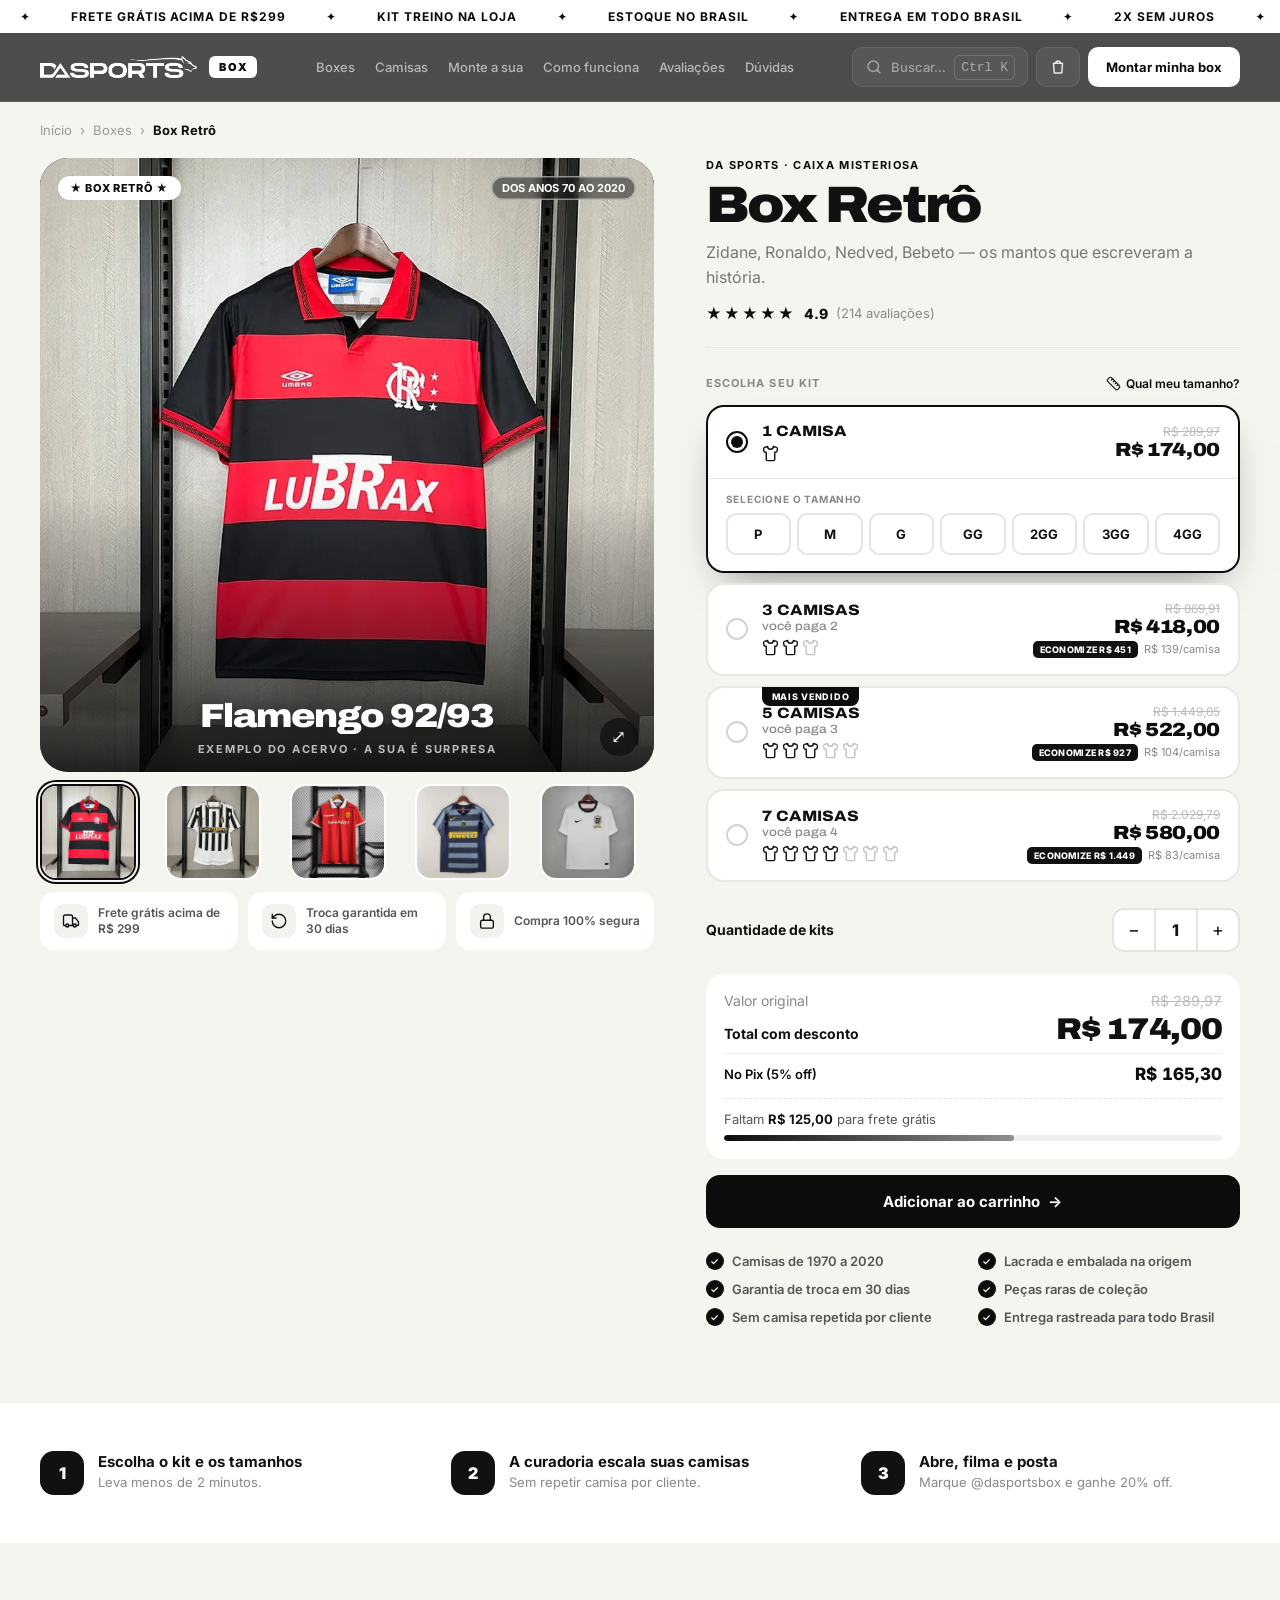
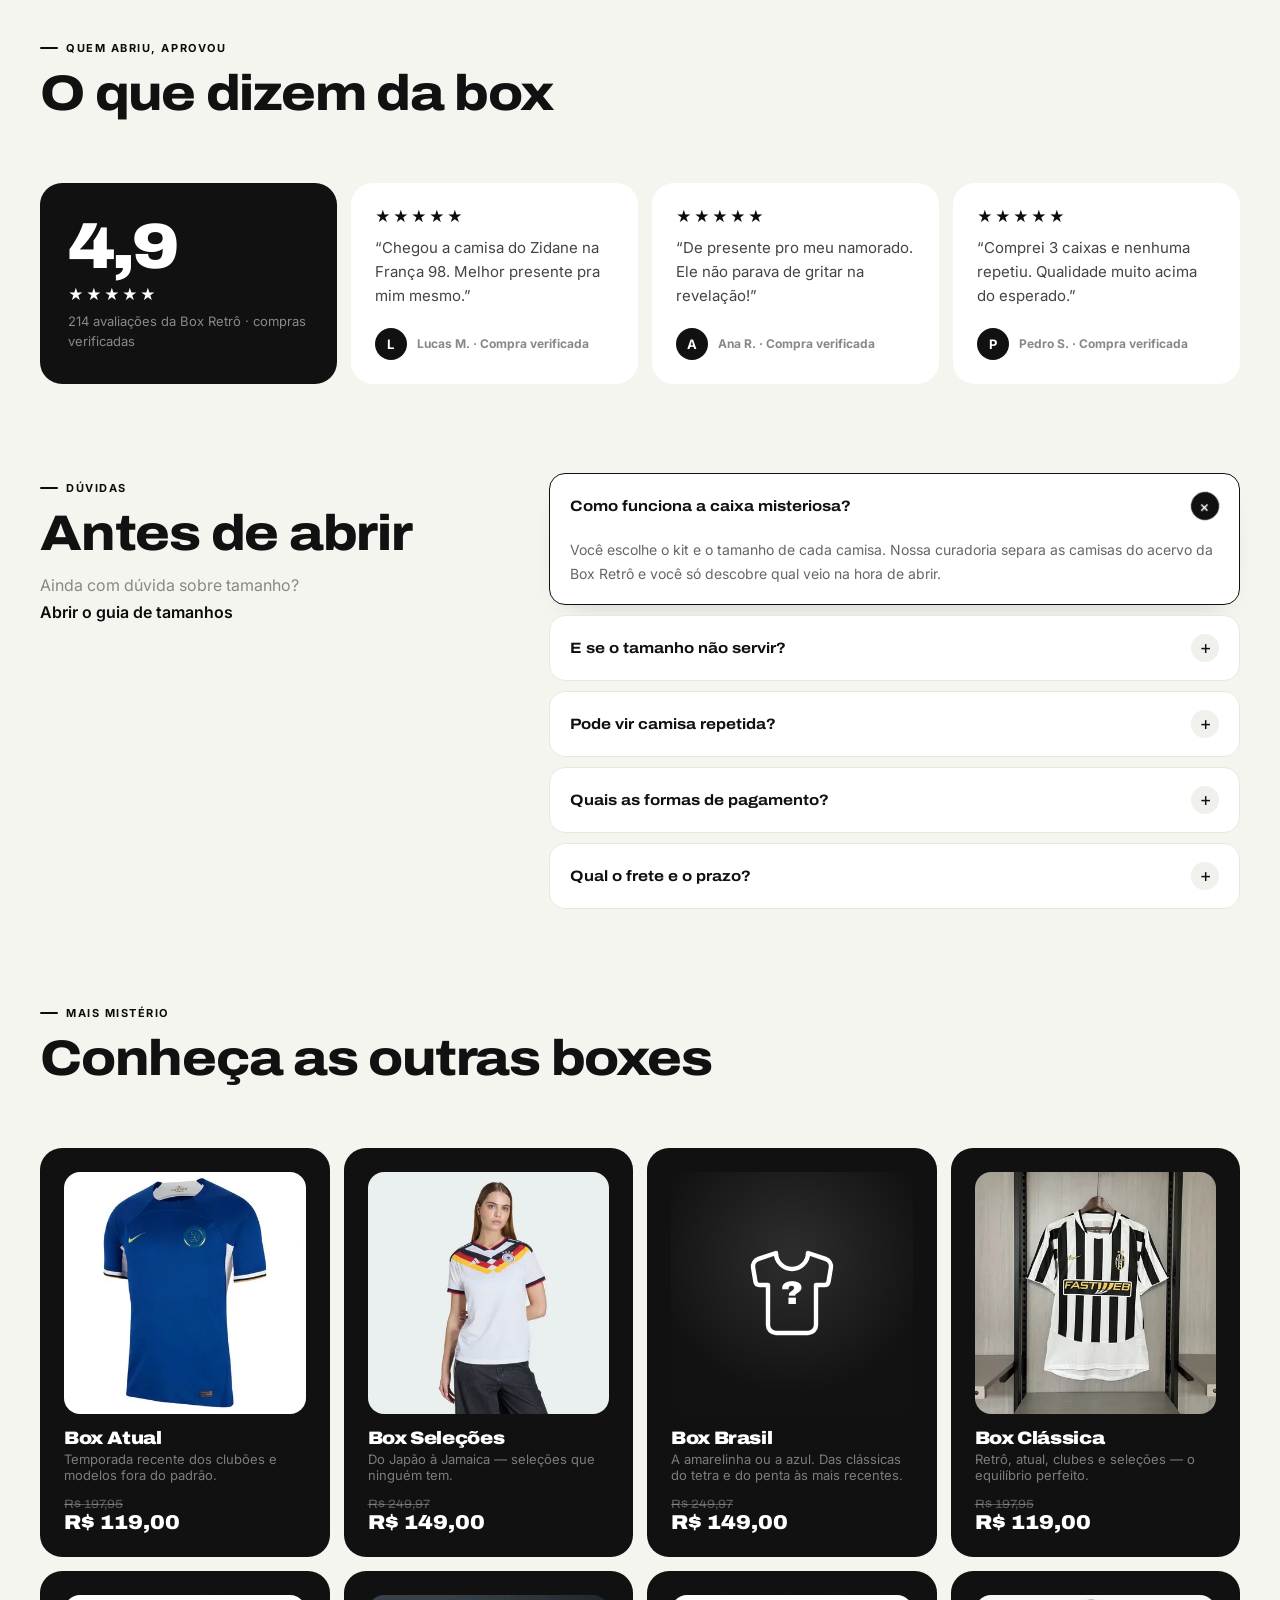
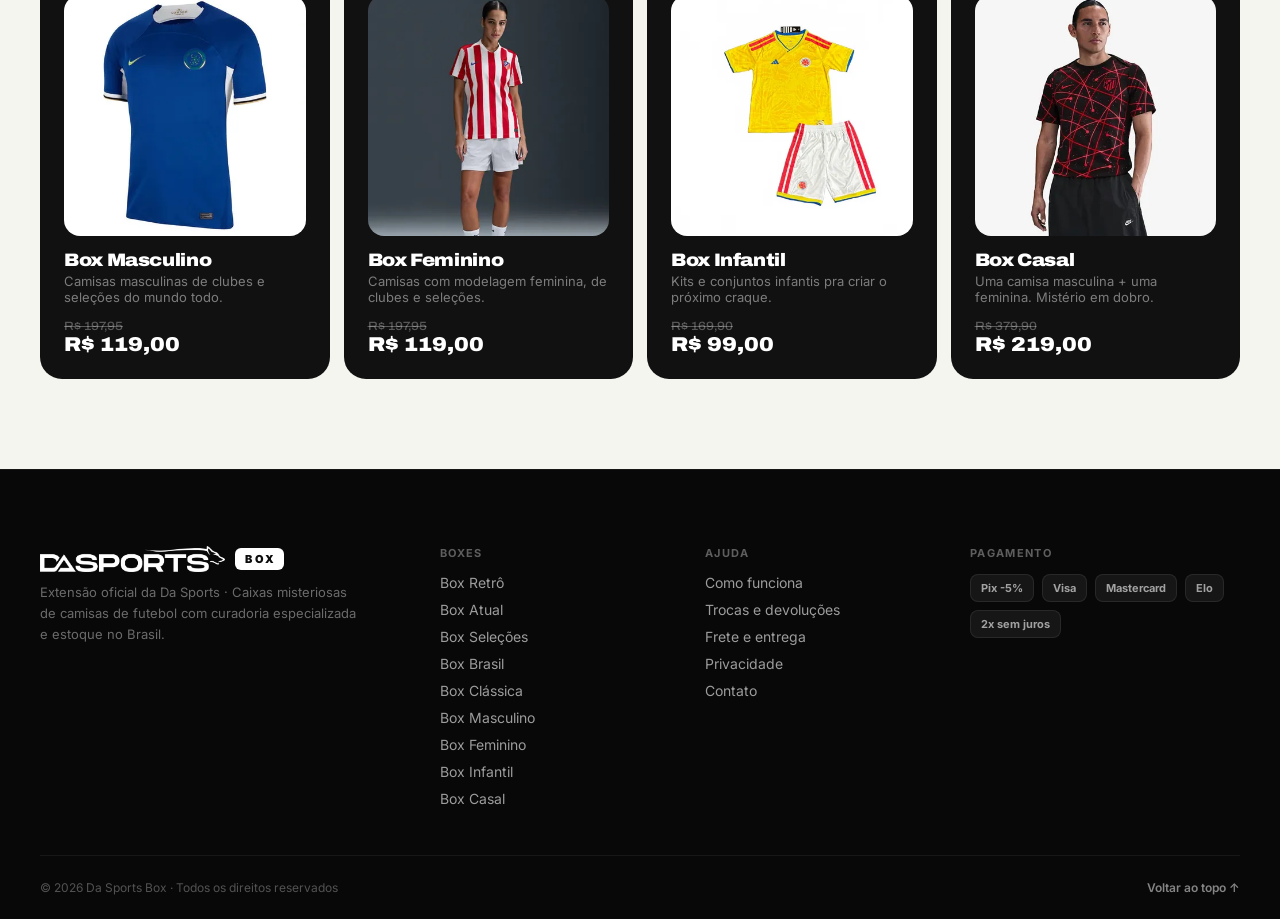
<file: box-retro.html>
<!DOCTYPE html>
<html lang="pt-BR">
<head>
  <meta charset="UTF-8">
  <meta name="viewport" content="width=device-width, initial-scale=1.0">
  <title>Box Retrô — Da Sports Box</title>
  <meta name="description" content="Box Retrô: Zidane, Ronaldo, Nedved, Bebeto — os mantos que escreveram a história.">
  <meta name="theme-color" content="#0c0c0c">
  <link rel="preconnect" href="https://fonts.googleapis.com">
  <link rel="preconnect" href="https://fonts.gstatic.com" crossorigin>
  <link href="https://fonts.googleapis.com/css2?family=Archivo:wdth,wght@62..125,500..900&family=Inter:wght@400;500;600;700;800&display=swap" rel="stylesheet">
  <link rel="stylesheet" href="css/global.css">
  <link rel="stylesheet" href="css/box.css">
</head>
<body class="page-product">

<div class="ticker" aria-hidden="true"><div class="ticker-inner" id="tick"></div></div>

<!-- HEADER -->
<header class="site-header">
  <div class="container header-inner">
    <a href="index.html" class="logo" aria-label="Da Sports Box — início"><img src="img/dasports-logo-branca.png" alt="Da Sports" width="157" height="22"><span class="logo-box">BOX</span></a>
    <nav class="nav-links" aria-label="Principal">
      <a href="index.html#boxes">Boxes</a>
      <a href="index.html#camisas">Camisas</a>
      <a href="index.html#quiz">Monte a sua</a>
      <a href="index.html#como-funciona">Como funciona</a>
      <a href="index.html#avaliacoes">Avaliações</a>
      <a href="index.html#faq">Dúvidas</a>
    </nav>
    <div class="header-actions">
      <button class="icon-btn search-trigger" type="button" data-search-open aria-label="Buscar">
        <svg viewBox="0 0 24 24" fill="none" stroke="currentColor" stroke-width="2" stroke-linecap="round"><circle cx="11" cy="11" r="7"/><path d="m20 20-3.5-3.5"/></svg>
        <span class="label">Buscar…</span><kbd>Ctrl K</kbd>
      </button>
      <button class="icon-btn cart-btn" type="button" data-drawer-open="cartDrawer" aria-label="Abrir carrinho">
        <svg viewBox="0 0 24 24" fill="none" stroke="currentColor" stroke-width="2" stroke-linecap="round" stroke-linejoin="round"><path d="M6 7h12l-1 13H7L6 7Z"/><path d="M9 7a3 3 0 0 1 6 0"/></svg>
        <span class="cart-count" data-n="0">0</span>
      </button>
      <a class="nav-cta" href="index.html#quiz">Montar minha box</a>
      <button class="icon-btn menu-toggle" type="button" data-drawer-open="menuDrawer" aria-label="Abrir menu"><span></span></button>
    </div>
  </div>
  <div class="scroll-progress"></div>
</header>

<!-- MENU (painel lateral) -->
<div class="drawer drawer-left" id="menuDrawer" role="dialog" aria-modal="true" aria-label="Menu" hidden>
  <div class="drawer-backdrop" data-drawer-close></div>
  <aside class="drawer-panel menu-panel">
    <div class="drawer-head">
      <a href="index.html" class="logo"><img src="img/dasports-logo-branca.png" alt="Da Sports" width="157" height="22"><span class="logo-box">BOX</span></a>
      <button class="drawer-x" type="button" data-drawer-close aria-label="Fechar menu">✕</button>
    </div>
    <button class="menu-search" type="button" data-search-open>
      <svg viewBox="0 0 24 24" fill="none" stroke="currentColor" stroke-width="2" stroke-linecap="round"><circle cx="11" cy="11" r="7"/><path d="m20 20-3.5-3.5"/></svg>
      Buscar box, clube, seleção…
    </button>
    <nav class="menu-links" aria-label="Menu">
      <a href="index.html#boxes"><span class="n">01</span>Boxes<i>→</i></a>
      <a href="index.html#camisas"><span class="n">02</span>Camisas<i>→</i></a>
      <a href="index.html#quiz"><span class="n">03</span>Monte a sua<i>→</i></a>
      <a href="index.html#como-funciona"><span class="n">04</span>Como funciona<i>→</i></a>
      <a href="index.html#avaliacoes"><span class="n">05</span>Avaliações<i>→</i></a>
      <a href="index.html#faq"><span class="n">06</span>Dúvidas<i>→</i></a>
    </nav>
    <div class="menu-label">Boxes</div>
    <div class="menu-boxes">
      <a href="box-retro.html"><img src="img/camisas/retro/05-flamengo-retro-19921993-home-p.webp" alt="" loading="lazy" width="420" height="420"><span>Retrô</span></a>
      <a href="box-atual.html"><img src="img/camisas/masculina/02-camisa-chelsea-i-2324-nike-azul-p.webp" alt="" loading="lazy" width="420" height="420"><span>Atual</span></a>
      <a href="box-selecoes.html"><img src="img/camisas/feminina/03-camisa-feminina-alemanha-202627-i-p.webp" alt="" loading="lazy" width="420" height="420"><span>Seleções</span></a>
      <a href="box-brasil.html"><span class="menu-mystery mystery"><span data-icon="shirt"></span><b>?</b></span><span>Brasil</span></a>
      <a href="box-classica.html"><img src="img/camisas/retro/01-camisa-juventus-retro-2010-preta-e-branca-p.webp" alt="" loading="lazy" width="420" height="420"><span>Clássica</span></a>
      <a href="box-masculino.html"><img src="img/camisas/masculina/02-camisa-chelsea-i-2324-nike-azul-p.webp" alt="" loading="lazy" width="420" height="420"><span>Masculino</span></a>
      <a href="box-feminino.html"><img src="img/camisas/feminina/02-camisa-feminina-senegal-202627-i-p.webp" alt="" loading="lazy" width="420" height="420"><span>Feminino</span></a>
      <a href="box-infantil.html"><img src="img/camisas/infantil/03-conjunto-infantil-colombia-202627-p.webp" alt="" loading="lazy" width="420" height="420"><span>Infantil</span></a>
      <a href="box-casal.html"><img src="img/camisas/masculina/05-camisa-nike-atletico-de-madrid-202526-pre-jogo-p.webp" alt="" loading="lazy" width="420" height="420"><span>Casal</span></a>
    </div>
    <div class="menu-foot">
      <a class="btn btn-white btn-block" href="index.html#quiz">Montar minha box <span class="arr">→</span></a>
      <p>Frete grátis acima de R$ 299 · Troca em 30 dias · 2x sem juros</p>
    </div>
  </aside>
</div>

<!-- BUSCA AJAX -->
<div class="search" id="search" role="dialog" aria-modal="true" aria-label="Buscar" hidden>
  <div class="search-panel">
    <div class="search-field">
      <svg viewBox="0 0 24 24" fill="none" stroke="currentColor" stroke-width="2" stroke-linecap="round"><circle cx="11" cy="11" r="7"/><path d="m20 20-3.5-3.5"/></svg>
      <input type="search" id="searchInput" placeholder="Buscar box, clube, seleção…" autocomplete="off" spellcheck="false" aria-label="Termo de busca">
      <span class="search-spinner"></span>
      <button class="search-close" type="button" data-search-close aria-label="Fechar busca"><span class="k-desk">ESC</span><span class="k-touch">Cancelar</span></button>
    </div>
    <div class="search-body" aria-live="polite"></div>
    <div class="search-foot"><span><kbd>↑</kbd><kbd>↓</kbd>navegar</span><span><kbd>Enter</kbd>abrir</span><span><kbd>Esc</kbd>fechar</span></div>
  </div>
</div>

<main class="product">
  <div class="container">

    <nav class="bc" aria-label="Você está em">
      <a href="index.html">Início</a><span>›</span><a href="index.html#boxes">Boxes</a><span>›</span><b>Box Retrô</b>
    </nav>

    <div class="pg">

      <!-- Galeria -->
      <div class="gallery">
        <div class="mi has-photo" id="mi">
          <img class="mi-photo" id="miPhoto" src="img/camisas/retro/05-flamengo-retro-19921993-home.webp" alt="Flamengo 92/93" width="1000" height="1000">
          <div class="mi-fan" id="miFan" hidden></div>
          <div class="mi-tag">★ BOX RETRÔ ★</div>
          <div class="mi-off">DOS ANOS 70 AO 2020</div>
          <div class="mi-lbl" id="miLbl">Flamengo 92/93</div>
          <div class="mi-sub" id="miSub">EXEMPLO DO ACERVO · A SUA É SURPRESA</div>
        </div>
        <div class="tbs" style="--n:5">
          <button type="button" class="tb tb-photo on" data-src="img/camisas/retro/05-flamengo-retro-19921993-home.webp" data-label="Flamengo 92/93" data-cover="0" aria-label="Flamengo 92/93"><img src="img/camisas/retro/05-flamengo-retro-19921993-home-p.webp" alt="" loading="lazy" width="420" height="420"></button>
          <button type="button" class="tb tb-photo" data-src="img/camisas/retro/01-camisa-juventus-retro-2010-preta-e-branca.webp" data-label="Juventus" data-cover="0" aria-label="Juventus"><img src="img/camisas/retro/01-camisa-juventus-retro-2010-preta-e-branca-p.webp" alt="" loading="lazy" width="420" height="420"></button>
          <button type="button" class="tb tb-photo" data-src="img/camisas/retro/02-camisa-manchester-united-home-1-199899-umbro-retro-masculina.webp" data-label="Manchester United 98/99" data-cover="0" aria-label="Manchester United 98/99"><img src="img/camisas/retro/02-camisa-manchester-united-home-1-199899-umbro-retro-masculina-p.webp" alt="" loading="lazy" width="420" height="420"></button>
          <button type="button" class="tb tb-photo" data-src="img/camisas/retro/04-camisa-inter-de-milao-retro-0405-masculino.webp" data-label="Inter de Milão 04/05" data-cover="0" aria-label="Inter de Milão 04/05"><img src="img/camisas/retro/04-camisa-inter-de-milao-retro-0405-masculino-p.webp" alt="" loading="lazy" width="420" height="420"></button>
          <button type="button" class="tb tb-photo" data-src="img/camisas/retro/03-camisa-inglaterra-retro-2013-branca-nike.webp" data-label="Inglaterra 2013" data-cover="0" aria-label="Inglaterra 2013"><img src="img/camisas/retro/03-camisa-inglaterra-retro-2013-branca-nike-p.webp" alt="" loading="lazy" width="420" height="420"></button>
        </div>
        <div class="trust">
          <div><span class="trust-ico" data-icon="truck"></span>Frete grátis acima de R$ 299</div>
          <div><span class="trust-ico" data-icon="swap"></span>Troca garantida em 30 dias</div>
          <div><span class="trust-ico" data-icon="lock"></span>Compra 100% segura</div>
        </div>
      </div>

      <!-- Informações e compra -->
      <div class="info">
        <p class="itag">Da Sports · Caixa Misteriosa</p>
        <h1 class="ih1">Box Retrô</h1>
        <p class="isub">Zidane, Ronaldo, Nedved, Bebeto — os mantos que escreveram a história.</p>
        <div class="rat">
          <span class="sts">★★★★★</span>
          <span class="rn">4.9</span>
          <span class="rc">(214 avaliações)</span>
        </div>

        <div class="kl">
          <span>Escolha seu kit</span>
          <button type="button" class="kl-link" data-open-sizes><span class="kl-ico" data-icon="ruler"></span>Qual meu tamanho?</button>
        </div>

        <div class="kits" id="kits" role="radiogroup" aria-label="Kits">
      <div class="kc" data-kit="0" data-qty="1" role="radio" aria-checked="false" tabindex="0">
        
        <div class="kc-head">
          <span class="kc-radio"></span>
          <div class="kc-main">
            <div class="kc-name">1 CAMISA</div>
            <div class="kc-icons"><span class="ki" data-icon="shirt"></span></div>
          </div>
          <div class="kc-right">
            <div class="kc-old">R$ 289,97</div>
            <div class="kc-price">R$ 174,00</div>
          </div>
        </div>
        <div class="kc-sizes"><div class="kc-sizes-inner">
          
          <div class="sz-btns-label">Selecione o tamanho</div>
          <div class="sz-btns"></div>
        </div></div>
      </div>
      <div class="kc" data-kit="1" data-qty="3" role="radio" aria-checked="false" tabindex="0">
        
        <div class="kc-head">
          <span class="kc-radio"></span>
          <div class="kc-main">
            <div class="kc-name">3 CAMISAS <span class="kc-promo">você paga 2</span></div>
            <div class="kc-icons"><span class="ki" data-icon="shirt"></span><span class="ki" data-icon="shirt"></span><span class="ki dim" data-icon="shirt"></span></div>
          </div>
          <div class="kc-right">
            <div class="kc-old">R$ 869,91</div>
            <div class="kc-price bl">R$ 418,00</div>
            <div class="kc-eco"><span class="eco-b">ECONOMIZE R$ 451</span><span class="eco-p">R$ 139/camisa</span></div>
          </div>
        </div>
        <div class="kc-sizes"><div class="kc-sizes-inner">
          <div class="sz-tabs"></div>
          <div class="sz-btns-label">Tamanho</div>
          <div class="sz-btns"></div>
        </div></div>
      </div>
      <div class="kc hot" data-kit="2" data-qty="5" role="radio" aria-checked="false" tabindex="0">
        <span class="kc-badge">MAIS VENDIDO</span>
        <div class="kc-head">
          <span class="kc-radio"></span>
          <div class="kc-main">
            <div class="kc-name">5 CAMISAS <span class="kc-promo">você paga 3</span></div>
            <div class="kc-icons"><span class="ki" data-icon="shirt"></span><span class="ki" data-icon="shirt"></span><span class="ki" data-icon="shirt"></span><span class="ki dim" data-icon="shirt"></span><span class="ki dim" data-icon="shirt"></span></div>
          </div>
          <div class="kc-right">
            <div class="kc-old">R$ 1.449,85</div>
            <div class="kc-price bl">R$ 522,00</div>
            <div class="kc-eco"><span class="eco-b">ECONOMIZE R$ 927</span><span class="eco-p">R$ 104/camisa</span></div>
          </div>
        </div>
        <div class="kc-sizes"><div class="kc-sizes-inner">
          <div class="sz-tabs"></div>
          <div class="sz-btns-label">Tamanho</div>
          <div class="sz-btns"></div>
        </div></div>
      </div>
      <div class="kc" data-kit="3" data-qty="7" role="radio" aria-checked="false" tabindex="0">
        
        <div class="kc-head">
          <span class="kc-radio"></span>
          <div class="kc-main">
            <div class="kc-name">7 CAMISAS <span class="kc-promo">você paga 4</span></div>
            <div class="kc-icons"><span class="ki" data-icon="shirt"></span><span class="ki" data-icon="shirt"></span><span class="ki" data-icon="shirt"></span><span class="ki" data-icon="shirt"></span><span class="ki dim" data-icon="shirt"></span><span class="ki dim" data-icon="shirt"></span><span class="ki dim" data-icon="shirt"></span></div>
          </div>
          <div class="kc-right">
            <div class="kc-old">R$ 2.029,79</div>
            <div class="kc-price bl">R$ 580,00</div>
            <div class="kc-eco"><span class="eco-b">ECONOMIZE R$ 1.449</span><span class="eco-p">R$ 83/camisa</span></div>
          </div>
        </div>
        <div class="kc-sizes"><div class="kc-sizes-inner">
          <div class="sz-tabs"></div>
          <div class="sz-btns-label">Tamanho</div>
          <div class="sz-btns"></div>
        </div></div>
      </div>
        </div>

        <div class="qrow">
          <span class="qlbl">Quantidade de kits</span>
          <div class="qctl">
            <button type="button" class="qbt" data-q="-1" aria-label="Diminuir">−</button>
            <div class="qnm" id="qN">1</div>
            <button type="button" class="qbt" data-q="1" aria-label="Aumentar">+</button>
          </div>
        </div>

        <div class="tot">
          <div class="tot-row"><span class="tot-lbl">Valor original</span><span class="tot-old" id="tOld">R$ 289,97</span></div>
          <div class="tot-row"><span class="tot-lbl strong">Total com desconto</span><span class="tot-main" id="tMain">R$ 174,00</span></div>
          <div class="pix-row"><span class="pix-lbl">No Pix (5% off)</span><span class="pix-val" id="tPix">R$ 165,30</span></div>
          <div class="ship">
            <div class="ship-txt" id="shipTxt">Faltam <b>R$ 125,00</b> para frete grátis</div>
            <div class="ship-bar"><i id="shipBar" style="width:58.2%"></i></div>
          </div>
        </div>

        <div class="buy" id="buy">
          <button type="button" class="btn btn-main btn-block" id="btnCart">Adicionar ao carrinho <span class="arr">→</span></button>
        </div>

        <div class="feats">
          <div class="ft"><span class="fc">✓</span>Camisas de 1970 a 2020</div>
          <div class="ft"><span class="fc">✓</span>Lacrada e embalada na origem</div>
          <div class="ft"><span class="fc">✓</span>Garantia de troca em 30 dias</div>
          <div class="ft"><span class="fc">✓</span>Peças raras de coleção</div>
          <div class="ft"><span class="fc">✓</span>Sem camisa repetida por cliente</div>
          <div class="ft"><span class="fc">✓</span>Entrega rastreada para todo Brasil</div>
        </div>
      </div>
    </div>
  </div>

  <!-- Como funciona (resumo) -->
  <section class="p-how">
    <div class="container">
      <div class="p-how-grid" data-stagger="up">
        <div><span class="p-how-n">1</span><div><b>Escolha o kit e os tamanhos</b><p>Leva menos de 2 minutos.</p></div></div>
        <div><span class="p-how-n">2</span><div><b>A curadoria escala suas camisas</b><p>Sem repetir camisa por cliente.</p></div></div>
        <div><span class="p-how-n">3</span><div><b>Abre, filma e posta</b><p>Marque @dasportsbox e ganhe 20% off.</p></div></div>
      </div>
    </div>
  </section>


  <!-- Avaliações -->
  <section class="p-rev">
    <div class="container">
      <div class="s-head">
        <div>
          <p class="s-label" data-reveal>Quem abriu, aprovou</p>
          <h2 class="s-title" data-split>O que dizem da box</h2>
        </div>
      </div>
      <div class="p-rev-grid">
        <div class="p-rev-score" data-reveal>
          <div class="p-rev-big">4,9</div>
          <div class="sts">★★★★★</div>
          <p>214 avaliações da Box Retrô · compras verificadas</p>
        </div>
        <div class="p-rev-cards" data-stagger="up">
          <figure class="p-rev-card"><div class="sts">★★★★★</div><blockquote>“Chegou a camisa do Zidane na França 98. Melhor presente pra mim mesmo.”</blockquote><figcaption><span class="p-rev-av">L</span>Lucas M. · Compra verificada</figcaption></figure>
          <figure class="p-rev-card"><div class="sts">★★★★★</div><blockquote>“De presente pro meu namorado. Ele não parava de gritar na revelação!”</blockquote><figcaption><span class="p-rev-av">A</span>Ana R. · Compra verificada</figcaption></figure>
          <figure class="p-rev-card"><div class="sts">★★★★★</div><blockquote>“Comprei 3 caixas e nenhuma repetiu. Qualidade muito acima do esperado.”</blockquote><figcaption><span class="p-rev-av">P</span>Pedro S. · Compra verificada</figcaption></figure>
        </div>
      </div>
    </div>
  </section>

  <!-- Dúvidas -->
  <section class="p-faq">
    <div class="container p-faq-inner">
      <div>
        <p class="s-label" data-reveal>Dúvidas</p>
        <h2 class="s-title" data-split>Antes de abrir</h2>
        <p class="s-sub" data-reveal style="--d:2">Ainda com dúvida sobre tamanho? <button type="button" class="kl-link" data-open-sizes>Abrir o guia de tamanhos</button></p>
      </div>
      <div class="faq-list" data-stagger="up">
        <details class="faq-item" open>
          <summary>Como funciona a caixa misteriosa?</summary>
          <div class="faq-a"><p>Você escolhe o kit e o tamanho de cada camisa. Nossa curadoria separa as camisas do acervo da Box Retrô e você só descobre qual veio na hora de abrir.</p></div>
        </details>
        <details class="faq-item">
          <summary>E se o tamanho não servir?</summary>
          <div class="faq-a"><p>A troca de tamanho é garantida e você tem 30 dias de garantia de troca. Na dúvida, use o guia de tamanhos acima — ele calcula pela sua altura e peso.</p></div>
        </details>
        <details class="faq-item">
          <summary>Pode vir camisa repetida?</summary>
          <div class="faq-a"><p>Não. A gente controla o histórico de cada cliente para não repetir camisa entre as suas compras.</p></div>
        </details>
        <details class="faq-item">
          <summary>Quais as formas de pagamento?</summary>
          <div class="faq-a"><p>Pix com 5% de desconto ou cartão em até 2x sem juros.</p></div>
        </details>
        <details class="faq-item">
          <summary>Qual o frete e o prazo?</summary>
          <div class="faq-a"><p>O estoque é no Brasil e a entrega é rastreada para todo o país. O frete é grátis acima de R$ 299.</p></div>
        </details>
      </div>
    </div>
  </section>

  <!-- Outras boxes -->
  <section class="xs">
    <div class="container">
      <div class="s-head">
        <div>
          <p class="s-label" data-reveal>Mais mistério</p>
          <h2 class="s-title" data-split>Conheça as outras boxes</h2>
        </div>
      </div>
      <div class="xs-grid" data-stagger="up">
      <a href="box-atual.html" class="xs-card spotlight">
        <span class="xs-photo"><img src="img/camisas/masculina/02-camisa-chelsea-i-2324-nike-azul-p.webp" alt="" loading="lazy" width="420" height="420"></span>
        <div>
          <div class="xs-name">Box Atual</div>
          <div class="xs-desc">Temporada recente dos clubões e modelos fora do padrão.</div>
        </div>
        <div class="xs-price"><s>R$ 197,95</s>R$ 119,00</div>
      </a>
      <a href="box-selecoes.html" class="xs-card spotlight">
        <span class="xs-photo"><img src="img/camisas/feminina/03-camisa-feminina-alemanha-202627-i-p.webp" alt="" loading="lazy" width="420" height="420"></span>
        <div>
          <div class="xs-name">Box Seleções</div>
          <div class="xs-desc">Do Japão à Jamaica — seleções que ninguém tem.</div>
        </div>
        <div class="xs-price"><s>R$ 249,97</s>R$ 149,00</div>
      </a>
      <a href="box-brasil.html" class="xs-card spotlight">
        <span class="xs-photo xs-mystery"><span class="mystery"><span data-icon="shirt"></span><b>?</b></span></span>
        <div>
          <div class="xs-name">Box Brasil</div>
          <div class="xs-desc">A amarelinha ou a azul. Das clássicas do tetra e do penta às mais recentes.</div>
        </div>
        <div class="xs-price"><s>R$ 249,97</s>R$ 149,00</div>
      </a>
      <a href="box-classica.html" class="xs-card spotlight">
        <span class="xs-photo"><img src="img/camisas/retro/01-camisa-juventus-retro-2010-preta-e-branca-p.webp" alt="" loading="lazy" width="420" height="420"></span>
        <div>
          <div class="xs-name">Box Clássica</div>
          <div class="xs-desc">Retrô, atual, clubes e seleções — o equilíbrio perfeito.</div>
        </div>
        <div class="xs-price"><s>R$ 197,95</s>R$ 119,00</div>
      </a>
      <a href="box-masculino.html" class="xs-card spotlight">
        <span class="xs-photo"><img src="img/camisas/masculina/02-camisa-chelsea-i-2324-nike-azul-p.webp" alt="" loading="lazy" width="420" height="420"></span>
        <div>
          <div class="xs-name">Box Masculino</div>
          <div class="xs-desc">Camisas masculinas de clubes e seleções do mundo todo.</div>
        </div>
        <div class="xs-price"><s>R$ 197,95</s>R$ 119,00</div>
      </a>
      <a href="box-feminino.html" class="xs-card spotlight">
        <span class="xs-photo"><img src="img/camisas/feminina/01-camisa-feminina-nike-atletico-madrid-202526-i-torcedor-p.webp" alt="" loading="lazy" width="420" height="420"></span>
        <div>
          <div class="xs-name">Box Feminino</div>
          <div class="xs-desc">Camisas com modelagem feminina, de clubes e seleções.</div>
        </div>
        <div class="xs-price"><s>R$ 197,95</s>R$ 119,00</div>
      </a>
      <a href="box-infantil.html" class="xs-card spotlight">
        <span class="xs-photo"><img src="img/camisas/infantil/03-conjunto-infantil-colombia-202627-p.webp" alt="" loading="lazy" width="420" height="420"></span>
        <div>
          <div class="xs-name">Box Infantil</div>
          <div class="xs-desc">Kits e conjuntos infantis pra criar o próximo craque.</div>
        </div>
        <div class="xs-price"><s>R$ 169,90</s>R$ 99,00</div>
      </a>
      <a href="box-casal.html" class="xs-card spotlight">
        <span class="xs-photo"><img src="img/camisas/masculina/05-camisa-nike-atletico-de-madrid-202526-pre-jogo-p.webp" alt="" loading="lazy" width="420" height="420"></span>
        <div>
          <div class="xs-name">Box Casal</div>
          <div class="xs-desc">Uma camisa masculina + uma feminina. Mistério em dobro.</div>
        </div>
        <div class="xs-price"><s>R$ 379,90</s>R$ 219,00</div>
      </a>
      </div>
    </div>
  </section>
</main>

<!-- Barra de compra fixa (mobile) -->
<div class="sticky-buy" id="stickyBuy" aria-hidden="true">
  <div class="container sticky-inner">
    <div>
      <div class="sticky-name">Box Retrô</div>
      <div class="sticky-total" id="stickyTotal">R$ 174,00</div>
    </div>
    <button type="button" class="btn btn-main" id="stickyBtn">Adicionar <span class="arr">→</span></button>
  </div>
</div>

<!-- Modal: guia de tamanhos -->
<div class="overlay" id="sizeModal" role="dialog" aria-modal="true" aria-labelledby="sizeTitle" hidden>
  <div class="modal">
    <div class="modal-head">
      <div>
        <div class="modal-title" id="sizeTitle">Guia de tamanhos</div>
        <div class="modal-sub">As medidas são da camiseta, não do corpo.</div>
      </div>
      <button type="button" class="mclose" data-close-sizes aria-label="Fechar">✕</button>
    </div>
    <div class="modal-body">
      <form class="calc-card" id="calcForm">
        <div class="calc-title">Descubra seu tamanho</div>
        <div class="calc-sub">Informe altura e peso — calculamos o tamanho ideal pela tabela do modelo selecionado.</div>
        <div class="calc-fields">
          <div class="cf"><label for="cH">Altura (cm)</label><input type="number" id="cH" inputmode="numeric" min="90" max="230" placeholder="Ex: 178"></div>
          <div class="cf"><label for="cW">Peso (kg)</label><input type="number" id="cW" inputmode="numeric" min="12" max="250" placeholder="Ex: 82"></div>
        </div>
        <button type="submit" class="btn btn-dark btn-block">Encontrar meu tamanho</button>
        <div class="calc-result" id="calcR" aria-live="polite"></div>
      </form>
      <button type="button" class="toggle-table" id="toggleTable" aria-expanded="false">
        <span>Ver tabela completa</span><span class="tt-arr">▾</span>
      </button>
      <div class="table-section" id="tableSection"><div>
        <div class="model-tabs">
          <button type="button" class="mt" data-model="masculino">Masculino</button>
          <button type="button" class="mt" data-model="feminino">Feminino</button>
          <button type="button" class="mt" data-model="infantil">Infantil</button>
          <button type="button" class="mt" data-model="jogador">Jogador</button>
          <button type="button" class="mt" data-model="torcedor">Torcedor</button>
        </div>
        <div id="tableWrap"></div>
      </div></div>
    </div>
  </div>
</div>

<!-- RODAPÉ -->
<footer class="foot">
  <div class="container">
    <div class="foot-grid">
      <div>
        <div class="foot-brand"><img src="img/dasports-logo-branca.png" alt="Da Sports" width="186" height="26" loading="lazy"><span class="logo-box">BOX</span></div>
        <p class="foot-tagline">Extensão oficial da Da Sports · Caixas misteriosas de camisas de futebol com curadoria especializada e estoque no Brasil.</p>
      </div>
      <div>
        <div class="foot-title">Boxes</div>
        <div class="foot-links">
          <a href="box-retro.html">Box Retrô</a>
          <a href="box-atual.html">Box Atual</a>
          <a href="box-selecoes.html">Box Seleções</a>
          <a href="box-brasil.html">Box Brasil</a>
          <a href="box-classica.html">Box Clássica</a>
          <a href="box-masculino.html">Box Masculino</a>
          <a href="box-feminino.html">Box Feminino</a>
          <a href="box-infantil.html">Box Infantil</a>
          <a href="box-casal.html">Box Casal</a>
        </div>
      </div>
      <div>
        <div class="foot-title">Ajuda</div>
        <div class="foot-links">
          <a href="index.html#como-funciona">Como funciona</a>
          <a href="index.html#faq">Trocas e devoluções</a>
          <a href="index.html#faq">Frete e entrega</a>
          <a href="#">Privacidade</a>
          <a href="#">Contato</a>
        </div>
      </div>
      <div>
        <div class="foot-title">Pagamento</div>
        <div class="foot-pay"><span>Pix -5%</span><span>Visa</span><span>Mastercard</span><span>Elo</span><span>2x sem juros</span></div>
      </div>
    </div>
    <div class="foot-bottom">
      <span>© <span data-year>2026</span> Da Sports Box · Todos os direitos reservados</span>
      <button class="to-top" type="button" data-to-top>Voltar ao topo ↑</button>
    </div>
  </div>
</footer>

<script>
  // Dados da box (em produção virão da Shopify)
  window.BOX = {
    "name": "Box Retrô",
    "emoji": "🏆",
    "mode": null,
    "sizes": null,
    "model": "masculino",
    "variants": null,
    "photos": [
      {
        "src": "img/camisas/retro/05-flamengo-retro-19921993-home.webp",
        "thumb": "img/camisas/retro/05-flamengo-retro-19921993-home-p.webp",
        "nome": "Flamengo 92/93"
      },
      {
        "src": "img/camisas/retro/01-camisa-juventus-retro-2010-preta-e-branca.webp",
        "thumb": "img/camisas/retro/01-camisa-juventus-retro-2010-preta-e-branca-p.webp",
        "nome": "Juventus"
      },
      {
        "src": "img/camisas/retro/02-camisa-manchester-united-home-1-199899-umbro-retro-masculina.webp",
        "thumb": "img/camisas/retro/02-camisa-manchester-united-home-1-199899-umbro-retro-masculina-p.webp",
        "nome": "Manchester United 98/99"
      },
      {
        "src": "img/camisas/retro/04-camisa-inter-de-milao-retro-0405-masculino.webp",
        "thumb": "img/camisas/retro/04-camisa-inter-de-milao-retro-0405-masculino-p.webp",
        "nome": "Inter de Milão 04/05"
      },
      {
        "src": "img/camisas/retro/03-camisa-inglaterra-retro-2013-branca-nike.webp",
        "thumb": "img/camisas/retro/03-camisa-inglaterra-retro-2013-branca-nike-p.webp",
        "nome": "Inglaterra 2013"
      }
    ],
    "prices": [
      {
        "t": 174,
        "o": 289.97
      },
      {
        "t": 418,
        "o": 869.91
      },
      {
        "t": 522,
        "o": 1449.85
      },
      {
        "t": 580,
        "o": 2029.79
      }
    ]
  };
</script>
<script src="js/site.js"></script>
<script src="js/cart.js"></script>
<script src="js/lightbox.js"></script>
<script src="js/box.js"></script>
</body>
</html>
</file>
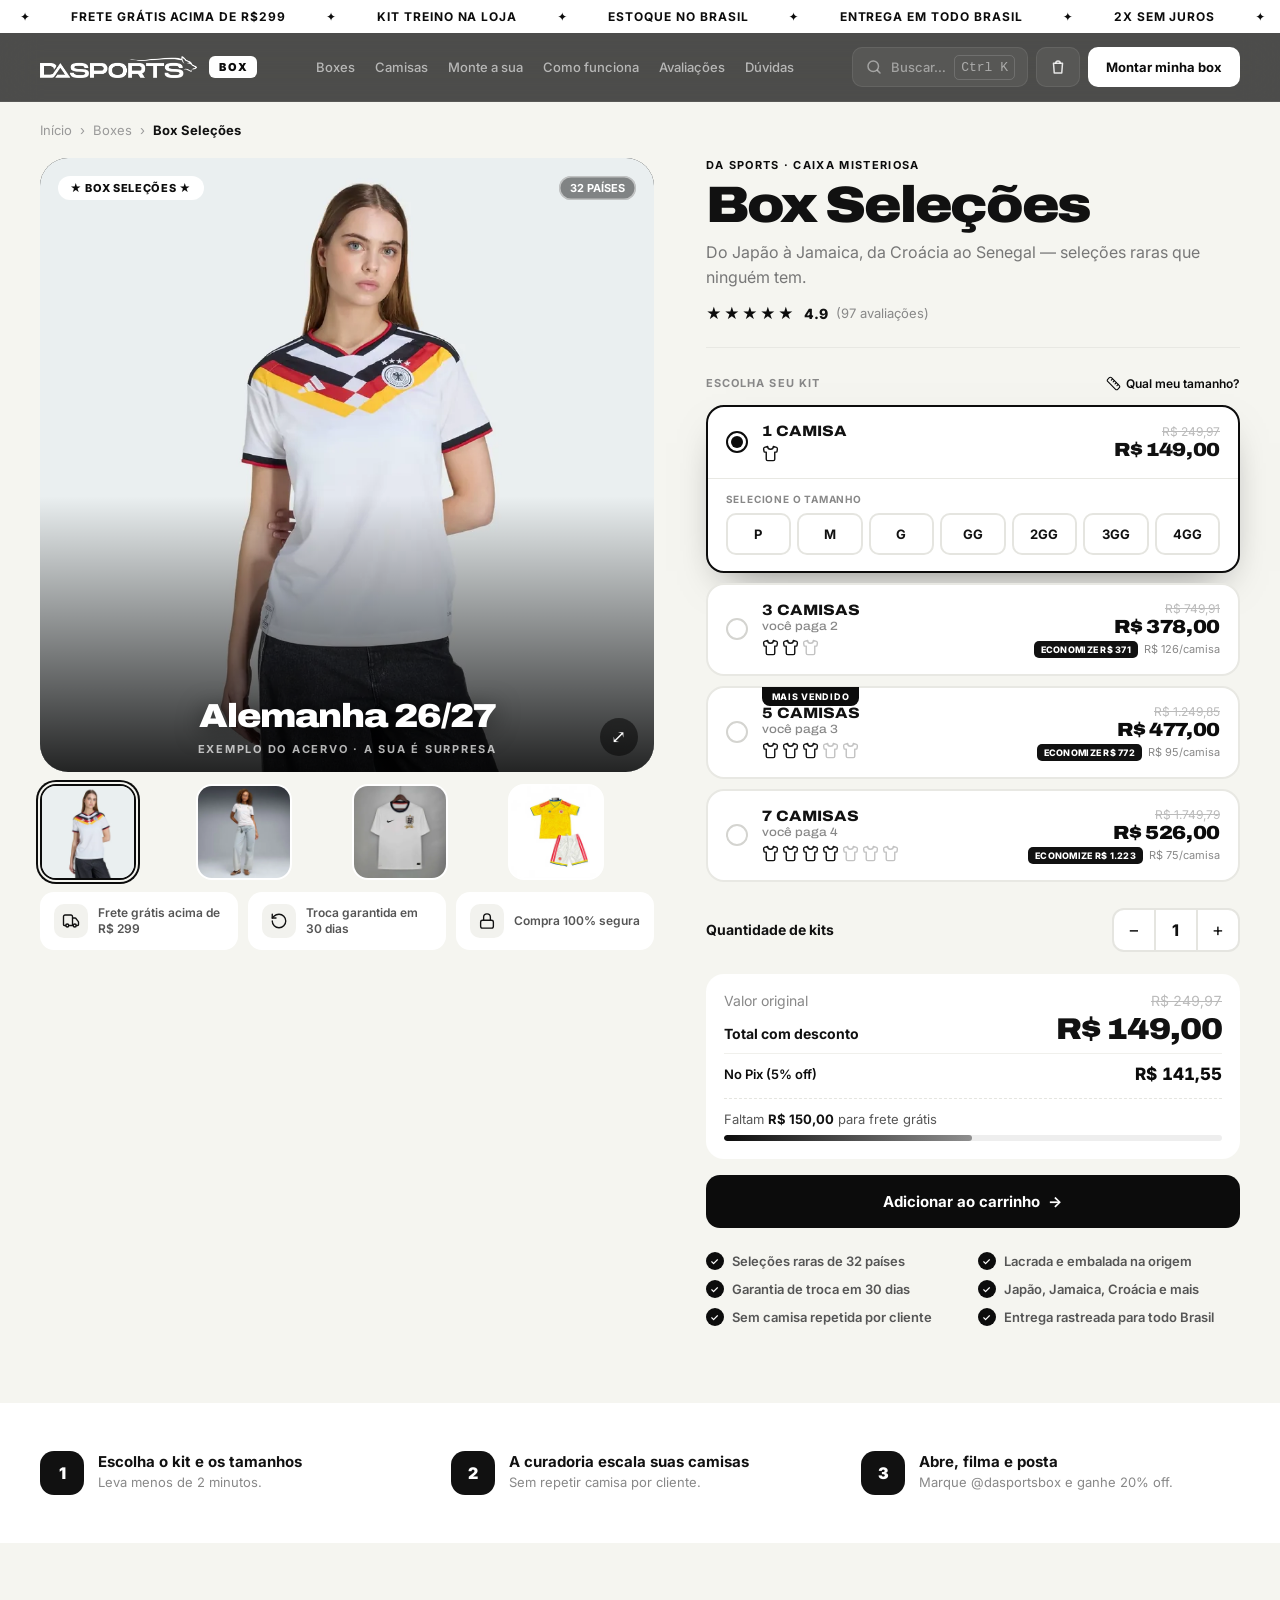
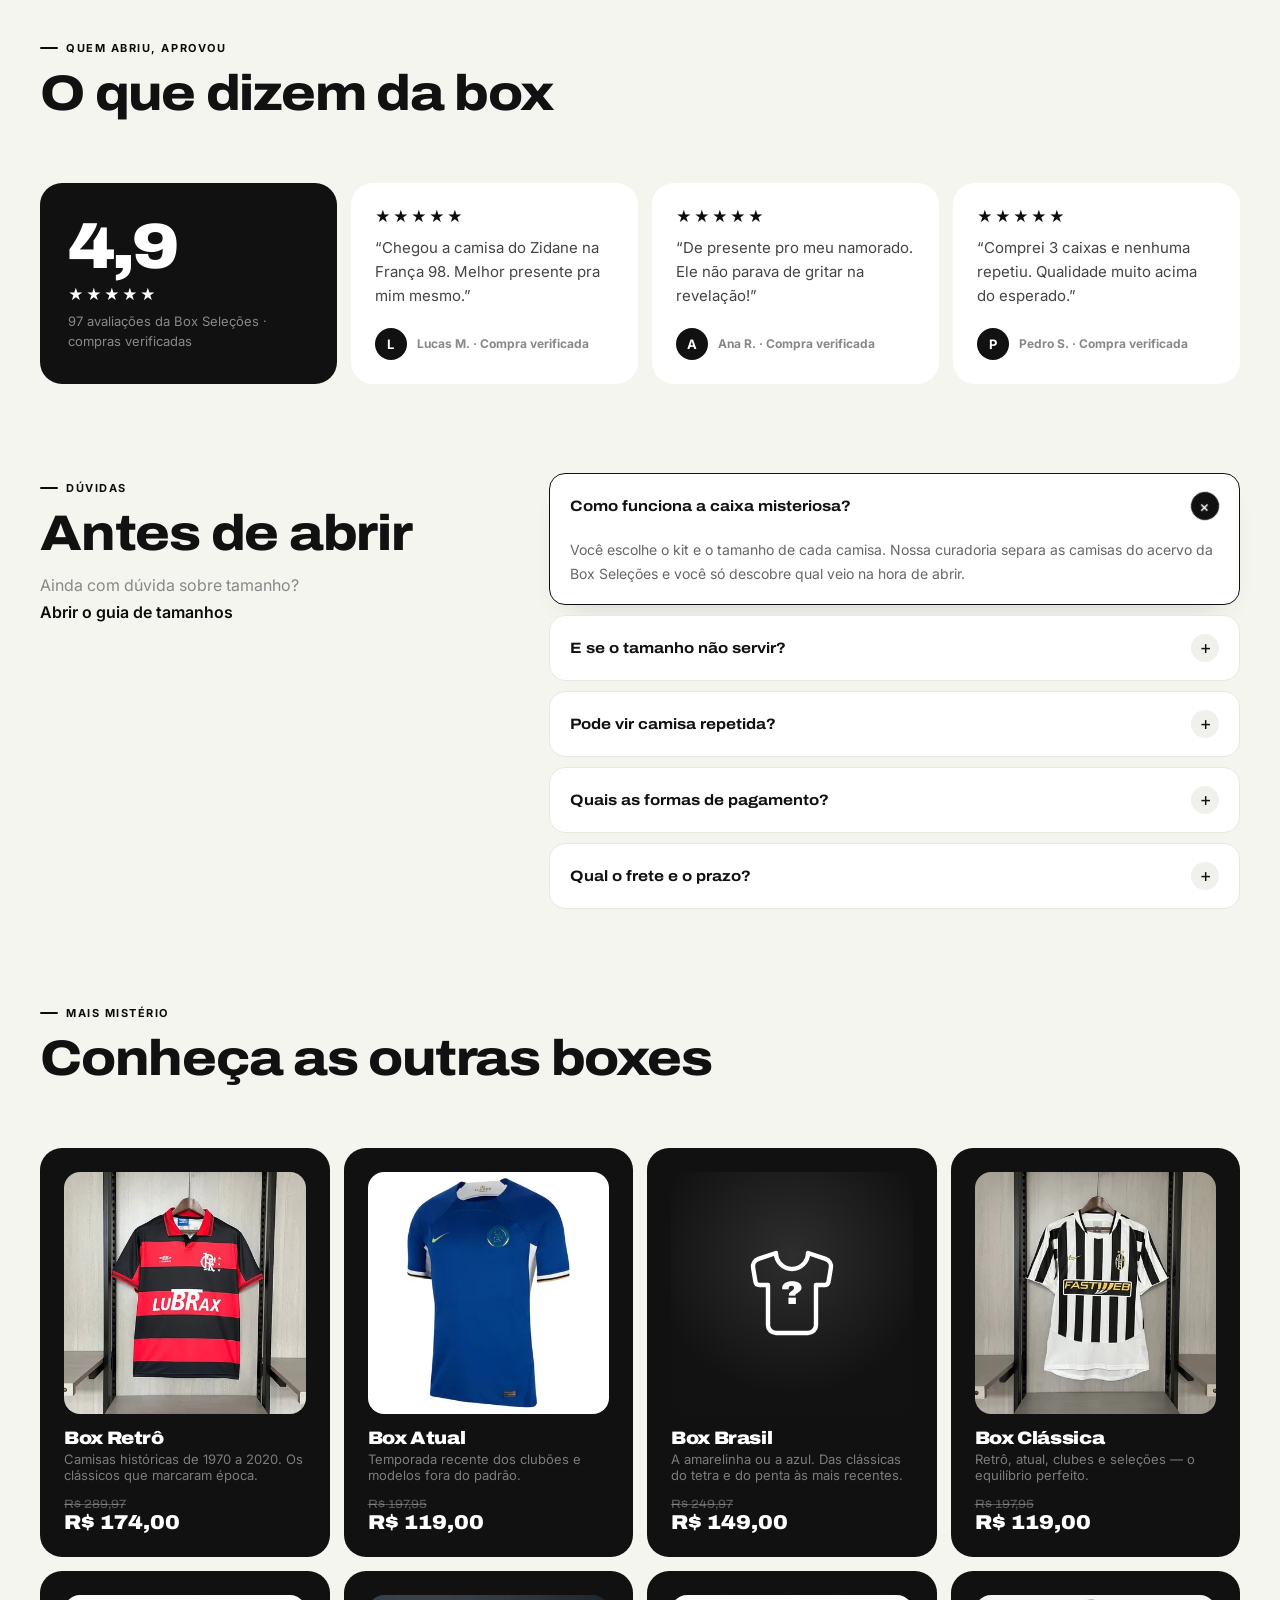
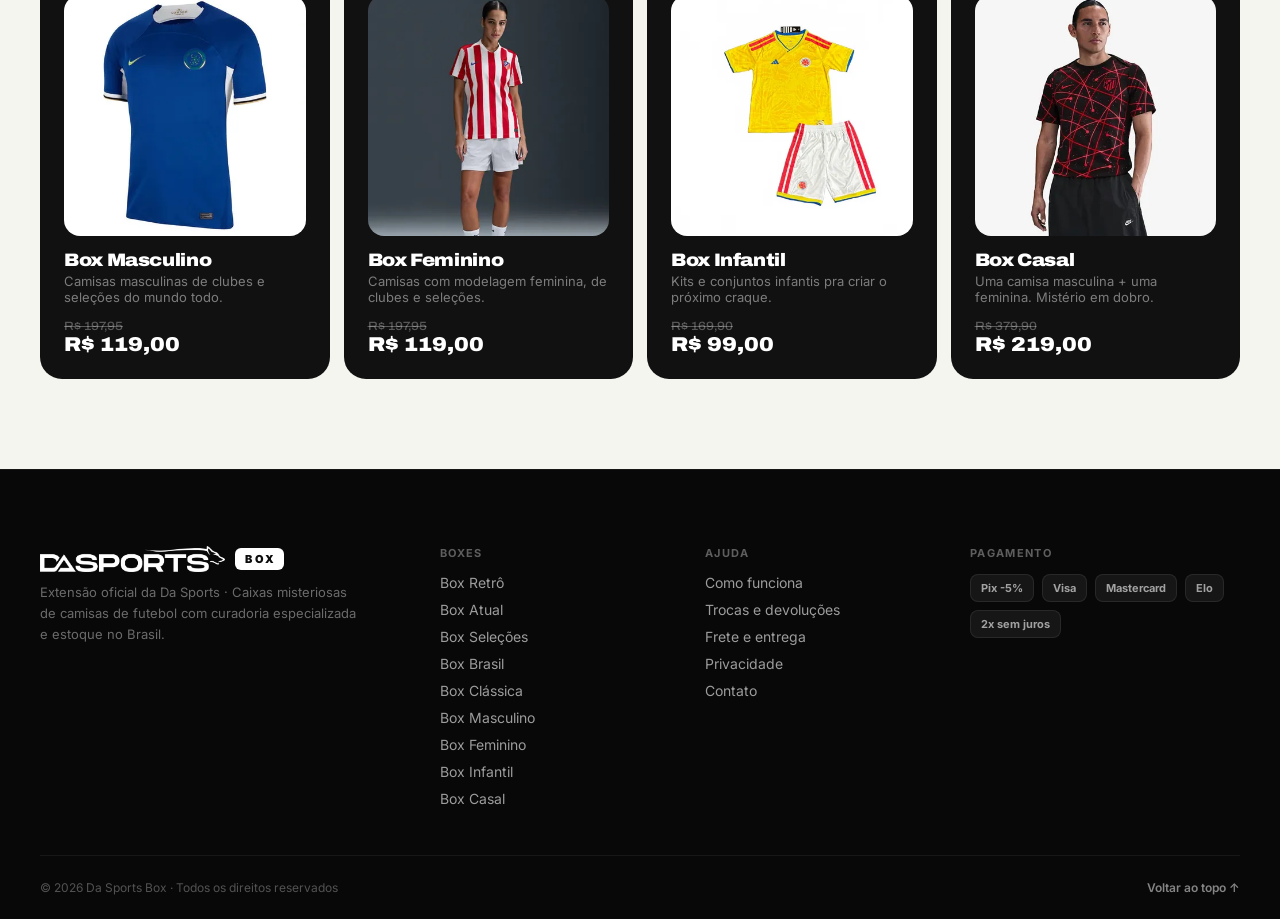
<file: box-selecoes.html>
<!DOCTYPE html>
<html lang="pt-BR">
<head>
  <meta charset="UTF-8">
  <meta name="viewport" content="width=device-width, initial-scale=1.0">
  <title>Box Seleções — Da Sports Box</title>
  <meta name="description" content="Box Seleções: Do Japão à Jamaica, da Croácia ao Senegal — seleções raras que ninguém tem.">
  <meta name="theme-color" content="#0c0c0c">
  <link rel="preconnect" href="https://fonts.googleapis.com">
  <link rel="preconnect" href="https://fonts.gstatic.com" crossorigin>
  <link href="https://fonts.googleapis.com/css2?family=Archivo:wdth,wght@62..125,500..900&family=Inter:wght@400;500;600;700;800&display=swap" rel="stylesheet">
  <link rel="stylesheet" href="css/global.css">
  <link rel="stylesheet" href="css/box.css">
</head>
<body class="page-product">

<div class="ticker" aria-hidden="true"><div class="ticker-inner" id="tick"></div></div>

<!-- HEADER -->
<header class="site-header">
  <div class="container header-inner">
    <a href="index.html" class="logo" aria-label="Da Sports Box — início"><img src="img/dasports-logo-branca.png" alt="Da Sports" width="157" height="22"><span class="logo-box">BOX</span></a>
    <nav class="nav-links" aria-label="Principal">
      <a href="index.html#boxes">Boxes</a>
      <a href="index.html#camisas">Camisas</a>
      <a href="index.html#quiz">Monte a sua</a>
      <a href="index.html#como-funciona">Como funciona</a>
      <a href="index.html#avaliacoes">Avaliações</a>
      <a href="index.html#faq">Dúvidas</a>
    </nav>
    <div class="header-actions">
      <button class="icon-btn search-trigger" type="button" data-search-open aria-label="Buscar">
        <svg viewBox="0 0 24 24" fill="none" stroke="currentColor" stroke-width="2" stroke-linecap="round"><circle cx="11" cy="11" r="7"/><path d="m20 20-3.5-3.5"/></svg>
        <span class="label">Buscar…</span><kbd>Ctrl K</kbd>
      </button>
      <button class="icon-btn cart-btn" type="button" data-drawer-open="cartDrawer" aria-label="Abrir carrinho">
        <svg viewBox="0 0 24 24" fill="none" stroke="currentColor" stroke-width="2" stroke-linecap="round" stroke-linejoin="round"><path d="M6 7h12l-1 13H7L6 7Z"/><path d="M9 7a3 3 0 0 1 6 0"/></svg>
        <span class="cart-count" data-n="0">0</span>
      </button>
      <a class="nav-cta" href="index.html#quiz">Montar minha box</a>
      <button class="icon-btn menu-toggle" type="button" data-drawer-open="menuDrawer" aria-label="Abrir menu"><span></span></button>
    </div>
  </div>
  <div class="scroll-progress"></div>
</header>

<!-- MENU (painel lateral) -->
<div class="drawer drawer-left" id="menuDrawer" role="dialog" aria-modal="true" aria-label="Menu" hidden>
  <div class="drawer-backdrop" data-drawer-close></div>
  <aside class="drawer-panel menu-panel">
    <div class="drawer-head">
      <a href="index.html" class="logo"><img src="img/dasports-logo-branca.png" alt="Da Sports" width="157" height="22"><span class="logo-box">BOX</span></a>
      <button class="drawer-x" type="button" data-drawer-close aria-label="Fechar menu">✕</button>
    </div>
    <button class="menu-search" type="button" data-search-open>
      <svg viewBox="0 0 24 24" fill="none" stroke="currentColor" stroke-width="2" stroke-linecap="round"><circle cx="11" cy="11" r="7"/><path d="m20 20-3.5-3.5"/></svg>
      Buscar box, clube, seleção…
    </button>
    <nav class="menu-links" aria-label="Menu">
      <a href="index.html#boxes"><span class="n">01</span>Boxes<i>→</i></a>
      <a href="index.html#camisas"><span class="n">02</span>Camisas<i>→</i></a>
      <a href="index.html#quiz"><span class="n">03</span>Monte a sua<i>→</i></a>
      <a href="index.html#como-funciona"><span class="n">04</span>Como funciona<i>→</i></a>
      <a href="index.html#avaliacoes"><span class="n">05</span>Avaliações<i>→</i></a>
      <a href="index.html#faq"><span class="n">06</span>Dúvidas<i>→</i></a>
    </nav>
    <div class="menu-label">Boxes</div>
    <div class="menu-boxes">
      <a href="box-retro.html"><img src="img/camisas/retro/05-flamengo-retro-19921993-home-p.webp" alt="" loading="lazy" width="420" height="420"><span>Retrô</span></a>
      <a href="box-atual.html"><img src="img/camisas/masculina/02-camisa-chelsea-i-2324-nike-azul-p.webp" alt="" loading="lazy" width="420" height="420"><span>Atual</span></a>
      <a href="box-selecoes.html"><img src="img/camisas/feminina/03-camisa-feminina-alemanha-202627-i-p.webp" alt="" loading="lazy" width="420" height="420"><span>Seleções</span></a>
      <a href="box-brasil.html"><span class="menu-mystery mystery"><span data-icon="shirt"></span><b>?</b></span><span>Brasil</span></a>
      <a href="box-classica.html"><img src="img/camisas/retro/01-camisa-juventus-retro-2010-preta-e-branca-p.webp" alt="" loading="lazy" width="420" height="420"><span>Clássica</span></a>
      <a href="box-masculino.html"><img src="img/camisas/masculina/02-camisa-chelsea-i-2324-nike-azul-p.webp" alt="" loading="lazy" width="420" height="420"><span>Masculino</span></a>
      <a href="box-feminino.html"><img src="img/camisas/feminina/02-camisa-feminina-senegal-202627-i-p.webp" alt="" loading="lazy" width="420" height="420"><span>Feminino</span></a>
      <a href="box-infantil.html"><img src="img/camisas/infantil/03-conjunto-infantil-colombia-202627-p.webp" alt="" loading="lazy" width="420" height="420"><span>Infantil</span></a>
      <a href="box-casal.html"><img src="img/camisas/masculina/05-camisa-nike-atletico-de-madrid-202526-pre-jogo-p.webp" alt="" loading="lazy" width="420" height="420"><span>Casal</span></a>
    </div>
    <div class="menu-foot">
      <a class="btn btn-white btn-block" href="index.html#quiz">Montar minha box <span class="arr">→</span></a>
      <p>Frete grátis acima de R$ 299 · Troca em 30 dias · 2x sem juros</p>
    </div>
  </aside>
</div>

<!-- BUSCA AJAX -->
<div class="search" id="search" role="dialog" aria-modal="true" aria-label="Buscar" hidden>
  <div class="search-panel">
    <div class="search-field">
      <svg viewBox="0 0 24 24" fill="none" stroke="currentColor" stroke-width="2" stroke-linecap="round"><circle cx="11" cy="11" r="7"/><path d="m20 20-3.5-3.5"/></svg>
      <input type="search" id="searchInput" placeholder="Buscar box, clube, seleção…" autocomplete="off" spellcheck="false" aria-label="Termo de busca">
      <span class="search-spinner"></span>
      <button class="search-close" type="button" data-search-close aria-label="Fechar busca"><span class="k-desk">ESC</span><span class="k-touch">Cancelar</span></button>
    </div>
    <div class="search-body" aria-live="polite"></div>
    <div class="search-foot"><span><kbd>↑</kbd><kbd>↓</kbd>navegar</span><span><kbd>Enter</kbd>abrir</span><span><kbd>Esc</kbd>fechar</span></div>
  </div>
</div>

<main class="product">
  <div class="container">

    <nav class="bc" aria-label="Você está em">
      <a href="index.html">Início</a><span>›</span><a href="index.html#boxes">Boxes</a><span>›</span><b>Box Seleções</b>
    </nav>

    <div class="pg">

      <!-- Galeria -->
      <div class="gallery">
        <div class="mi has-photo" id="mi">
          <img class="mi-photo" id="miPhoto" src="img/camisas/feminina/03-camisa-feminina-alemanha-202627-i.webp" alt="Alemanha 26/27" width="1000" height="1000">
          <div class="mi-fan" id="miFan" hidden></div>
          <div class="mi-tag">★ BOX SELEÇÕES ★</div>
          <div class="mi-off">32 PAÍSES</div>
          <div class="mi-lbl" id="miLbl">Alemanha 26/27</div>
          <div class="mi-sub" id="miSub">EXEMPLO DO ACERVO · A SUA É SURPRESA</div>
        </div>
        <div class="tbs" style="--n:4">
          <button type="button" class="tb tb-photo on" data-src="img/camisas/feminina/03-camisa-feminina-alemanha-202627-i.webp" data-label="Alemanha 26/27" data-cover="0" aria-label="Alemanha 26/27"><img src="img/camisas/feminina/03-camisa-feminina-alemanha-202627-i-p.webp" alt="" loading="lazy" width="420" height="420"></button>
          <button type="button" class="tb tb-photo" data-src="img/camisas/feminina/02-camisa-feminina-senegal-202627-i.webp" data-label="Senegal 26/27" data-cover="0" aria-label="Senegal 26/27"><img src="img/camisas/feminina/02-camisa-feminina-senegal-202627-i-p.webp" alt="" loading="lazy" width="420" height="420"></button>
          <button type="button" class="tb tb-photo" data-src="img/camisas/retro/03-camisa-inglaterra-retro-2013-branca-nike.webp" data-label="Inglaterra 2013" data-cover="0" aria-label="Inglaterra 2013"><img src="img/camisas/retro/03-camisa-inglaterra-retro-2013-branca-nike-p.webp" alt="" loading="lazy" width="420" height="420"></button>
          <button type="button" class="tb tb-photo" data-src="img/camisas/infantil/03-conjunto-infantil-colombia-202627.webp" data-label="Colômbia 26/27" data-cover="0" aria-label="Colômbia 26/27"><img src="img/camisas/infantil/03-conjunto-infantil-colombia-202627-p.webp" alt="" loading="lazy" width="420" height="420"></button>
        </div>
        <div class="trust">
          <div><span class="trust-ico" data-icon="truck"></span>Frete grátis acima de R$ 299</div>
          <div><span class="trust-ico" data-icon="swap"></span>Troca garantida em 30 dias</div>
          <div><span class="trust-ico" data-icon="lock"></span>Compra 100% segura</div>
        </div>
      </div>

      <!-- Informações e compra -->
      <div class="info">
        <p class="itag">Da Sports · Caixa Misteriosa</p>
        <h1 class="ih1">Box Seleções</h1>
        <p class="isub">Do Japão à Jamaica, da Croácia ao Senegal — seleções raras que ninguém tem.</p>
        <div class="rat">
          <span class="sts">★★★★★</span>
          <span class="rn">4.9</span>
          <span class="rc">(97 avaliações)</span>
        </div>

        <div class="kl">
          <span>Escolha seu kit</span>
          <button type="button" class="kl-link" data-open-sizes><span class="kl-ico" data-icon="ruler"></span>Qual meu tamanho?</button>
        </div>

        <div class="kits" id="kits" role="radiogroup" aria-label="Kits">
      <div class="kc" data-kit="0" data-qty="1" role="radio" aria-checked="false" tabindex="0">
        
        <div class="kc-head">
          <span class="kc-radio"></span>
          <div class="kc-main">
            <div class="kc-name">1 CAMISA</div>
            <div class="kc-icons"><span class="ki" data-icon="shirt"></span></div>
          </div>
          <div class="kc-right">
            <div class="kc-old">R$ 249,97</div>
            <div class="kc-price">R$ 149,00</div>
          </div>
        </div>
        <div class="kc-sizes"><div class="kc-sizes-inner">
          
          <div class="sz-btns-label">Selecione o tamanho</div>
          <div class="sz-btns"></div>
        </div></div>
      </div>
      <div class="kc" data-kit="1" data-qty="3" role="radio" aria-checked="false" tabindex="0">
        
        <div class="kc-head">
          <span class="kc-radio"></span>
          <div class="kc-main">
            <div class="kc-name">3 CAMISAS <span class="kc-promo">você paga 2</span></div>
            <div class="kc-icons"><span class="ki" data-icon="shirt"></span><span class="ki" data-icon="shirt"></span><span class="ki dim" data-icon="shirt"></span></div>
          </div>
          <div class="kc-right">
            <div class="kc-old">R$ 749,91</div>
            <div class="kc-price bl">R$ 378,00</div>
            <div class="kc-eco"><span class="eco-b">ECONOMIZE R$ 371</span><span class="eco-p">R$ 126/camisa</span></div>
          </div>
        </div>
        <div class="kc-sizes"><div class="kc-sizes-inner">
          <div class="sz-tabs"></div>
          <div class="sz-btns-label">Tamanho</div>
          <div class="sz-btns"></div>
        </div></div>
      </div>
      <div class="kc hot" data-kit="2" data-qty="5" role="radio" aria-checked="false" tabindex="0">
        <span class="kc-badge">MAIS VENDIDO</span>
        <div class="kc-head">
          <span class="kc-radio"></span>
          <div class="kc-main">
            <div class="kc-name">5 CAMISAS <span class="kc-promo">você paga 3</span></div>
            <div class="kc-icons"><span class="ki" data-icon="shirt"></span><span class="ki" data-icon="shirt"></span><span class="ki" data-icon="shirt"></span><span class="ki dim" data-icon="shirt"></span><span class="ki dim" data-icon="shirt"></span></div>
          </div>
          <div class="kc-right">
            <div class="kc-old">R$ 1.249,85</div>
            <div class="kc-price bl">R$ 477,00</div>
            <div class="kc-eco"><span class="eco-b">ECONOMIZE R$ 772</span><span class="eco-p">R$ 95/camisa</span></div>
          </div>
        </div>
        <div class="kc-sizes"><div class="kc-sizes-inner">
          <div class="sz-tabs"></div>
          <div class="sz-btns-label">Tamanho</div>
          <div class="sz-btns"></div>
        </div></div>
      </div>
      <div class="kc" data-kit="3" data-qty="7" role="radio" aria-checked="false" tabindex="0">
        
        <div class="kc-head">
          <span class="kc-radio"></span>
          <div class="kc-main">
            <div class="kc-name">7 CAMISAS <span class="kc-promo">você paga 4</span></div>
            <div class="kc-icons"><span class="ki" data-icon="shirt"></span><span class="ki" data-icon="shirt"></span><span class="ki" data-icon="shirt"></span><span class="ki" data-icon="shirt"></span><span class="ki dim" data-icon="shirt"></span><span class="ki dim" data-icon="shirt"></span><span class="ki dim" data-icon="shirt"></span></div>
          </div>
          <div class="kc-right">
            <div class="kc-old">R$ 1.749,79</div>
            <div class="kc-price bl">R$ 526,00</div>
            <div class="kc-eco"><span class="eco-b">ECONOMIZE R$ 1.223</span><span class="eco-p">R$ 75/camisa</span></div>
          </div>
        </div>
        <div class="kc-sizes"><div class="kc-sizes-inner">
          <div class="sz-tabs"></div>
          <div class="sz-btns-label">Tamanho</div>
          <div class="sz-btns"></div>
        </div></div>
      </div>
        </div>

        <div class="qrow">
          <span class="qlbl">Quantidade de kits</span>
          <div class="qctl">
            <button type="button" class="qbt" data-q="-1" aria-label="Diminuir">−</button>
            <div class="qnm" id="qN">1</div>
            <button type="button" class="qbt" data-q="1" aria-label="Aumentar">+</button>
          </div>
        </div>

        <div class="tot">
          <div class="tot-row"><span class="tot-lbl">Valor original</span><span class="tot-old" id="tOld">R$ 249,97</span></div>
          <div class="tot-row"><span class="tot-lbl strong">Total com desconto</span><span class="tot-main" id="tMain">R$ 149,00</span></div>
          <div class="pix-row"><span class="pix-lbl">No Pix (5% off)</span><span class="pix-val" id="tPix">R$ 141,55</span></div>
          <div class="ship">
            <div class="ship-txt" id="shipTxt">Faltam <b>R$ 150,00</b> para frete grátis</div>
            <div class="ship-bar"><i id="shipBar" style="width:49.8%"></i></div>
          </div>
        </div>

        <div class="buy" id="buy">
          <button type="button" class="btn btn-main btn-block" id="btnCart">Adicionar ao carrinho <span class="arr">→</span></button>
        </div>

        <div class="feats">
          <div class="ft"><span class="fc">✓</span>Seleções raras de 32 países</div>
          <div class="ft"><span class="fc">✓</span>Lacrada e embalada na origem</div>
          <div class="ft"><span class="fc">✓</span>Garantia de troca em 30 dias</div>
          <div class="ft"><span class="fc">✓</span>Japão, Jamaica, Croácia e mais</div>
          <div class="ft"><span class="fc">✓</span>Sem camisa repetida por cliente</div>
          <div class="ft"><span class="fc">✓</span>Entrega rastreada para todo Brasil</div>
        </div>
      </div>
    </div>
  </div>

  <!-- Como funciona (resumo) -->
  <section class="p-how">
    <div class="container">
      <div class="p-how-grid" data-stagger="up">
        <div><span class="p-how-n">1</span><div><b>Escolha o kit e os tamanhos</b><p>Leva menos de 2 minutos.</p></div></div>
        <div><span class="p-how-n">2</span><div><b>A curadoria escala suas camisas</b><p>Sem repetir camisa por cliente.</p></div></div>
        <div><span class="p-how-n">3</span><div><b>Abre, filma e posta</b><p>Marque @dasportsbox e ganhe 20% off.</p></div></div>
      </div>
    </div>
  </section>


  <!-- Avaliações -->
  <section class="p-rev">
    <div class="container">
      <div class="s-head">
        <div>
          <p class="s-label" data-reveal>Quem abriu, aprovou</p>
          <h2 class="s-title" data-split>O que dizem da box</h2>
        </div>
      </div>
      <div class="p-rev-grid">
        <div class="p-rev-score" data-reveal>
          <div class="p-rev-big">4,9</div>
          <div class="sts">★★★★★</div>
          <p>97 avaliações da Box Seleções · compras verificadas</p>
        </div>
        <div class="p-rev-cards" data-stagger="up">
          <figure class="p-rev-card"><div class="sts">★★★★★</div><blockquote>“Chegou a camisa do Zidane na França 98. Melhor presente pra mim mesmo.”</blockquote><figcaption><span class="p-rev-av">L</span>Lucas M. · Compra verificada</figcaption></figure>
          <figure class="p-rev-card"><div class="sts">★★★★★</div><blockquote>“De presente pro meu namorado. Ele não parava de gritar na revelação!”</blockquote><figcaption><span class="p-rev-av">A</span>Ana R. · Compra verificada</figcaption></figure>
          <figure class="p-rev-card"><div class="sts">★★★★★</div><blockquote>“Comprei 3 caixas e nenhuma repetiu. Qualidade muito acima do esperado.”</blockquote><figcaption><span class="p-rev-av">P</span>Pedro S. · Compra verificada</figcaption></figure>
        </div>
      </div>
    </div>
  </section>

  <!-- Dúvidas -->
  <section class="p-faq">
    <div class="container p-faq-inner">
      <div>
        <p class="s-label" data-reveal>Dúvidas</p>
        <h2 class="s-title" data-split>Antes de abrir</h2>
        <p class="s-sub" data-reveal style="--d:2">Ainda com dúvida sobre tamanho? <button type="button" class="kl-link" data-open-sizes>Abrir o guia de tamanhos</button></p>
      </div>
      <div class="faq-list" data-stagger="up">
        <details class="faq-item" open>
          <summary>Como funciona a caixa misteriosa?</summary>
          <div class="faq-a"><p>Você escolhe o kit e o tamanho de cada camisa. Nossa curadoria separa as camisas do acervo da Box Seleções e você só descobre qual veio na hora de abrir.</p></div>
        </details>
        <details class="faq-item">
          <summary>E se o tamanho não servir?</summary>
          <div class="faq-a"><p>A troca de tamanho é garantida e você tem 30 dias de garantia de troca. Na dúvida, use o guia de tamanhos acima — ele calcula pela sua altura e peso.</p></div>
        </details>
        <details class="faq-item">
          <summary>Pode vir camisa repetida?</summary>
          <div class="faq-a"><p>Não. A gente controla o histórico de cada cliente para não repetir camisa entre as suas compras.</p></div>
        </details>
        <details class="faq-item">
          <summary>Quais as formas de pagamento?</summary>
          <div class="faq-a"><p>Pix com 5% de desconto ou cartão em até 2x sem juros.</p></div>
        </details>
        <details class="faq-item">
          <summary>Qual o frete e o prazo?</summary>
          <div class="faq-a"><p>O estoque é no Brasil e a entrega é rastreada para todo o país. O frete é grátis acima de R$ 299.</p></div>
        </details>
      </div>
    </div>
  </section>

  <!-- Outras boxes -->
  <section class="xs">
    <div class="container">
      <div class="s-head">
        <div>
          <p class="s-label" data-reveal>Mais mistério</p>
          <h2 class="s-title" data-split>Conheça as outras boxes</h2>
        </div>
      </div>
      <div class="xs-grid" data-stagger="up">
      <a href="box-retro.html" class="xs-card spotlight">
        <span class="xs-photo"><img src="img/camisas/retro/05-flamengo-retro-19921993-home-p.webp" alt="" loading="lazy" width="420" height="420"></span>
        <div>
          <div class="xs-name">Box Retrô</div>
          <div class="xs-desc">Camisas históricas de 1970 a 2020. Os clássicos que marcaram época.</div>
        </div>
        <div class="xs-price"><s>R$ 289,97</s>R$ 174,00</div>
      </a>
      <a href="box-atual.html" class="xs-card spotlight">
        <span class="xs-photo"><img src="img/camisas/masculina/02-camisa-chelsea-i-2324-nike-azul-p.webp" alt="" loading="lazy" width="420" height="420"></span>
        <div>
          <div class="xs-name">Box Atual</div>
          <div class="xs-desc">Temporada recente dos clubões e modelos fora do padrão.</div>
        </div>
        <div class="xs-price"><s>R$ 197,95</s>R$ 119,00</div>
      </a>
      <a href="box-brasil.html" class="xs-card spotlight">
        <span class="xs-photo xs-mystery"><span class="mystery"><span data-icon="shirt"></span><b>?</b></span></span>
        <div>
          <div class="xs-name">Box Brasil</div>
          <div class="xs-desc">A amarelinha ou a azul. Das clássicas do tetra e do penta às mais recentes.</div>
        </div>
        <div class="xs-price"><s>R$ 249,97</s>R$ 149,00</div>
      </a>
      <a href="box-classica.html" class="xs-card spotlight">
        <span class="xs-photo"><img src="img/camisas/retro/01-camisa-juventus-retro-2010-preta-e-branca-p.webp" alt="" loading="lazy" width="420" height="420"></span>
        <div>
          <div class="xs-name">Box Clássica</div>
          <div class="xs-desc">Retrô, atual, clubes e seleções — o equilíbrio perfeito.</div>
        </div>
        <div class="xs-price"><s>R$ 197,95</s>R$ 119,00</div>
      </a>
      <a href="box-masculino.html" class="xs-card spotlight">
        <span class="xs-photo"><img src="img/camisas/masculina/02-camisa-chelsea-i-2324-nike-azul-p.webp" alt="" loading="lazy" width="420" height="420"></span>
        <div>
          <div class="xs-name">Box Masculino</div>
          <div class="xs-desc">Camisas masculinas de clubes e seleções do mundo todo.</div>
        </div>
        <div class="xs-price"><s>R$ 197,95</s>R$ 119,00</div>
      </a>
      <a href="box-feminino.html" class="xs-card spotlight">
        <span class="xs-photo"><img src="img/camisas/feminina/01-camisa-feminina-nike-atletico-madrid-202526-i-torcedor-p.webp" alt="" loading="lazy" width="420" height="420"></span>
        <div>
          <div class="xs-name">Box Feminino</div>
          <div class="xs-desc">Camisas com modelagem feminina, de clubes e seleções.</div>
        </div>
        <div class="xs-price"><s>R$ 197,95</s>R$ 119,00</div>
      </a>
      <a href="box-infantil.html" class="xs-card spotlight">
        <span class="xs-photo"><img src="img/camisas/infantil/03-conjunto-infantil-colombia-202627-p.webp" alt="" loading="lazy" width="420" height="420"></span>
        <div>
          <div class="xs-name">Box Infantil</div>
          <div class="xs-desc">Kits e conjuntos infantis pra criar o próximo craque.</div>
        </div>
        <div class="xs-price"><s>R$ 169,90</s>R$ 99,00</div>
      </a>
      <a href="box-casal.html" class="xs-card spotlight">
        <span class="xs-photo"><img src="img/camisas/masculina/05-camisa-nike-atletico-de-madrid-202526-pre-jogo-p.webp" alt="" loading="lazy" width="420" height="420"></span>
        <div>
          <div class="xs-name">Box Casal</div>
          <div class="xs-desc">Uma camisa masculina + uma feminina. Mistério em dobro.</div>
        </div>
        <div class="xs-price"><s>R$ 379,90</s>R$ 219,00</div>
      </a>
      </div>
    </div>
  </section>
</main>

<!-- Barra de compra fixa (mobile) -->
<div class="sticky-buy" id="stickyBuy" aria-hidden="true">
  <div class="container sticky-inner">
    <div>
      <div class="sticky-name">Box Seleções</div>
      <div class="sticky-total" id="stickyTotal">R$ 149,00</div>
    </div>
    <button type="button" class="btn btn-main" id="stickyBtn">Adicionar <span class="arr">→</span></button>
  </div>
</div>

<!-- Modal: guia de tamanhos -->
<div class="overlay" id="sizeModal" role="dialog" aria-modal="true" aria-labelledby="sizeTitle" hidden>
  <div class="modal">
    <div class="modal-head">
      <div>
        <div class="modal-title" id="sizeTitle">Guia de tamanhos</div>
        <div class="modal-sub">As medidas são da camiseta, não do corpo.</div>
      </div>
      <button type="button" class="mclose" data-close-sizes aria-label="Fechar">✕</button>
    </div>
    <div class="modal-body">
      <form class="calc-card" id="calcForm">
        <div class="calc-title">Descubra seu tamanho</div>
        <div class="calc-sub">Informe altura e peso — calculamos o tamanho ideal pela tabela do modelo selecionado.</div>
        <div class="calc-fields">
          <div class="cf"><label for="cH">Altura (cm)</label><input type="number" id="cH" inputmode="numeric" min="90" max="230" placeholder="Ex: 178"></div>
          <div class="cf"><label for="cW">Peso (kg)</label><input type="number" id="cW" inputmode="numeric" min="12" max="250" placeholder="Ex: 82"></div>
        </div>
        <button type="submit" class="btn btn-dark btn-block">Encontrar meu tamanho</button>
        <div class="calc-result" id="calcR" aria-live="polite"></div>
      </form>
      <button type="button" class="toggle-table" id="toggleTable" aria-expanded="false">
        <span>Ver tabela completa</span><span class="tt-arr">▾</span>
      </button>
      <div class="table-section" id="tableSection"><div>
        <div class="model-tabs">
          <button type="button" class="mt" data-model="masculino">Masculino</button>
          <button type="button" class="mt" data-model="feminino">Feminino</button>
          <button type="button" class="mt" data-model="infantil">Infantil</button>
          <button type="button" class="mt" data-model="jogador">Jogador</button>
          <button type="button" class="mt" data-model="torcedor">Torcedor</button>
        </div>
        <div id="tableWrap"></div>
      </div></div>
    </div>
  </div>
</div>

<!-- RODAPÉ -->
<footer class="foot">
  <div class="container">
    <div class="foot-grid">
      <div>
        <div class="foot-brand"><img src="img/dasports-logo-branca.png" alt="Da Sports" width="186" height="26" loading="lazy"><span class="logo-box">BOX</span></div>
        <p class="foot-tagline">Extensão oficial da Da Sports · Caixas misteriosas de camisas de futebol com curadoria especializada e estoque no Brasil.</p>
      </div>
      <div>
        <div class="foot-title">Boxes</div>
        <div class="foot-links">
          <a href="box-retro.html">Box Retrô</a>
          <a href="box-atual.html">Box Atual</a>
          <a href="box-selecoes.html">Box Seleções</a>
          <a href="box-brasil.html">Box Brasil</a>
          <a href="box-classica.html">Box Clássica</a>
          <a href="box-masculino.html">Box Masculino</a>
          <a href="box-feminino.html">Box Feminino</a>
          <a href="box-infantil.html">Box Infantil</a>
          <a href="box-casal.html">Box Casal</a>
        </div>
      </div>
      <div>
        <div class="foot-title">Ajuda</div>
        <div class="foot-links">
          <a href="index.html#como-funciona">Como funciona</a>
          <a href="index.html#faq">Trocas e devoluções</a>
          <a href="index.html#faq">Frete e entrega</a>
          <a href="#">Privacidade</a>
          <a href="#">Contato</a>
        </div>
      </div>
      <div>
        <div class="foot-title">Pagamento</div>
        <div class="foot-pay"><span>Pix -5%</span><span>Visa</span><span>Mastercard</span><span>Elo</span><span>2x sem juros</span></div>
      </div>
    </div>
    <div class="foot-bottom">
      <span>© <span data-year>2026</span> Da Sports Box · Todos os direitos reservados</span>
      <button class="to-top" type="button" data-to-top>Voltar ao topo ↑</button>
    </div>
  </div>
</footer>

<script>
  // Dados da box (em produção virão da Shopify)
  window.BOX = {
    "name": "Box Seleções",
    "emoji": "🌍",
    "mode": null,
    "sizes": null,
    "model": "masculino",
    "variants": null,
    "photos": [
      {
        "src": "img/camisas/feminina/03-camisa-feminina-alemanha-202627-i.webp",
        "thumb": "img/camisas/feminina/03-camisa-feminina-alemanha-202627-i-p.webp",
        "nome": "Alemanha 26/27"
      },
      {
        "src": "img/camisas/feminina/02-camisa-feminina-senegal-202627-i.webp",
        "thumb": "img/camisas/feminina/02-camisa-feminina-senegal-202627-i-p.webp",
        "nome": "Senegal 26/27"
      },
      {
        "src": "img/camisas/retro/03-camisa-inglaterra-retro-2013-branca-nike.webp",
        "thumb": "img/camisas/retro/03-camisa-inglaterra-retro-2013-branca-nike-p.webp",
        "nome": "Inglaterra 2013"
      },
      {
        "src": "img/camisas/infantil/03-conjunto-infantil-colombia-202627.webp",
        "thumb": "img/camisas/infantil/03-conjunto-infantil-colombia-202627-p.webp",
        "nome": "Colômbia 26/27"
      }
    ],
    "prices": [
      {
        "t": 149,
        "o": 249.97
      },
      {
        "t": 378,
        "o": 749.91
      },
      {
        "t": 477,
        "o": 1249.85
      },
      {
        "t": 526,
        "o": 1749.79
      }
    ]
  };
</script>
<script src="js/site.js"></script>
<script src="js/cart.js"></script>
<script src="js/lightbox.js"></script>
<script src="js/box.js"></script>
</body>
</html>
</file>
<file: css/global.css>
/* ============================================
   GLOBAL — Da Sports Box
   Tokens, layout base, header, busca, rodapé,
   botões e animações compartilhadas
   ============================================ */

:root {
  /* Largura padrão do site — tudo usa .container */
  --container: 1200px;
  --gutter: clamp(16px, 4vw, 32px);
  --header-h: 68px;
  --font-display: 'Archivo', 'Inter', system-ui, sans-serif;

  --ink: #0c0c0c;
  --ink-2: #161616;
  --ink-3: #1f1f1f;
  --paper: #f5f5f0;
  --line: #e8e8e3;
  --muted: #888;

  /* Paleta da marca: somente preto e branco.
     --accent inverte conforme o fundo (ver escopos abaixo) */
  --accent: #fff;
  --accent-ink: #0c0c0c;
  --accent-hover: #d6d6d6;
  --accent-rgb: 255,255,255;
  --accent-mid: rgba(255,255,255,.55);
  --accent-soft: rgba(255,255,255,.08);

  --radius: 16px;
  --ease: cubic-bezier(.22, 1, .36, 1);
  --ease-back: cubic-bezier(.34, 1.56, .64, 1);
}

*, *::before, *::after { box-sizing: border-box; margin: 0; padding: 0; }

html { scroll-behavior: smooth; scroll-padding-top: calc(var(--header-h) + 16px); }
body {
  font-family: 'Inter', system-ui, sans-serif;
  overflow-x: hidden;
  -webkit-font-smoothing: antialiased;
}
img { max-width: 100%; display: block; }
[hidden] { display: none !important; }
button, input { font-family: inherit; }
a { color: inherit; }
:focus-visible { outline: 2px solid var(--accent-mid); outline-offset: 3px; border-radius: 6px; }
::selection { background: var(--accent); color: var(--accent-ink); }

/* Escopos de cor: em fundo claro o destaque é preto, em fundo escuro é branco */
.scope-light, .quiz, .how, .product, .sticky-buy, .overlay {
  --accent: #0c0c0c;
  --accent-ink: #fff;
  --accent-hover: #333;
  --accent-rgb: 12,12,12;
  --accent-mid: rgba(0,0,0,.4);
  --accent-soft: #ededea;
}
.scope-dark, .mi, .xs-card, .cta-banner {
  --accent: #fff;
  --accent-ink: #0c0c0c;
  --accent-hover: #d6d6d6;
  --accent-rgb: 255,255,255;
  --accent-mid: rgba(255,255,255,.55);
  --accent-soft: rgba(255,255,255,.08);
}

/* Transição suave entre páginas (Chrome/Edge) */
@view-transition { navigation: auto; }

/* ---------- CONTAINER PADRÃO ---------- */
.container {
  width: 100%;
  max-width: calc(var(--container) + var(--gutter) * 2);
  margin-inline: auto;
  padding-inline: var(--gutter);
}
.section { padding-block: clamp(4rem, 8vw, 7rem); }

/* ---------- KEYFRAMES ---------- */
@keyframes fadeUp     { from { opacity: 0; transform: translateY(32px) } to { opacity: 1; transform: none } }
@keyframes fadeDown   { from { opacity: 0; transform: translateY(-8px) } to { opacity: 1; transform: none } }
@keyframes fadeIn     { from { opacity: 0 } to { opacity: 1 } }
@keyframes shimmer    { 0% { background-position: 200% center } 100% { background-position: -200% center } }
@keyframes float      { 0%, 100% { transform: translateY(0) } 50% { transform: translateY(-10px) } }
@keyframes pulse      { 0%, 100% { opacity: 1; transform: scale(1) } 50% { opacity: .45; transform: scale(.8) } }
@keyframes ping       { 0% { transform: scale(1); opacity: .7 } 100% { transform: scale(2.6); opacity: 0 } }
@keyframes marquee    { from { transform: translateX(0) } to { transform: translateX(-50%) } }
@keyframes glow       { 0%, 100% { box-shadow: 0 0 0 0 rgba(var(--accent-rgb),0) } 50% { box-shadow: 0 0 28px 4px rgba(var(--accent-rgb),.3) } }
@keyframes modalIn    { from { opacity: 0; transform: translateY(16px) scale(.97) } to { opacity: 1; transform: none } }
@keyframes shake      { 0%, 100% { transform: translateX(0) } 20%, 60% { transform: translateX(-6px) } 40%, 80% { transform: translateX(6px) } }
@keyframes bump       { 0% { transform: scale(1) } 40% { transform: scale(1.35) } 100% { transform: scale(1) } }
@keyframes skeleton   { 0% { background-position: -200% 0 } 100% { background-position: 200% 0 } }
@keyframes spin       { to { transform: rotate(360deg) } }
@keyframes wordUp     { from { transform: translateY(105%) } to { transform: translateY(0) } }

/* ---------- TICKER ---------- */
.ticker { background: #fff; padding: 9px 0; overflow: hidden; position: relative; z-index: 101; }
.ticker-inner { display: flex; width: max-content; white-space: nowrap; animation: marquee 90s linear infinite; }
.ticker:hover .ticker-inner { animation-play-state: paused; }
.ticker-inner span { font-size: 12px; font-weight: 700; letter-spacing: .08em; padding: 0 1.25rem; color: #0c0c0c; }
.ticker-inner span::before { content: "✦"; margin-right: 2.5rem; }

/* ---------- HEADER (igual em todas as páginas) ---------- */
.site-header {
  position: sticky; top: 0; z-index: 100;
  background: rgba(12,12,12,.72);
  backdrop-filter: blur(18px) saturate(1.4); -webkit-backdrop-filter: blur(18px) saturate(1.4);
  border-bottom: 1px solid rgba(255,255,255,.07);
  transition: transform .45s var(--ease), background .3s, box-shadow .3s;
}
.site-header.is-scrolled { background: rgba(12,12,12,.92); box-shadow: 0 10px 40px rgba(0,0,0,.25); }
.site-header.is-hidden   { transform: translateY(-100%); }
.header-inner {
  height: var(--header-h);
  display: flex; align-items: center; justify-content: space-between; gap: 1.5rem;
  transition: height .3s var(--ease);
}
.site-header.is-scrolled .header-inner { height: 60px; }
.scroll-progress {
  position: absolute; left: 0; bottom: -1px; height: 2px; width: 100%;
  background: linear-gradient(90deg, var(--accent), var(--accent-mid));
  transform-origin: 0 50%; transform: scaleX(var(--progress, 0));
}

.logo { display: inline-flex; align-items: center; gap: 12px; text-decoration: none; color: #fff; white-space: nowrap; flex-shrink: 0; }
.logo img { height: 22px; width: auto; transition: transform .5s var(--ease), opacity .3s, height .3s var(--ease); }
.logo:hover img { transform: translateX(3px); opacity: .85; }
.logo-box { font-size: 11px; font-weight: 900; letter-spacing: .2em; color: #0c0c0c; background: #fff; padding: 4px 8px 4px 10px; border-radius: 6px; transition: transform .5s var(--ease-back); }
.logo:hover .logo-box { transform: rotate(-6deg) scale(1.06); }
.site-header.is-scrolled .logo img { height: 19px; }
.nav-links { display: flex; gap: 0; }
.nav-links a {
  position: relative; font-size: 13px; font-weight: 500; color: rgba(255,255,255,.6);
  text-decoration: none; padding: 8px 10px; border-radius: 8px; transition: color .2s, background .2s; white-space: nowrap;
}
.nav-links a::after {
  content: ''; position: absolute; left: 12px; right: 12px; bottom: 4px; height: 2px; border-radius: 2px;
  background: var(--accent); transform: scaleX(0); transform-origin: left; transition: transform .35s var(--ease);
}
.nav-links a:hover, .nav-links a.is-active { color: #fff; }
.nav-links a:hover::after, .nav-links a.is-active::after { transform: scaleX(1); }

.header-actions { display: flex; align-items: center; gap: 8px; }
.icon-btn {
  height: 40px; min-width: 40px; padding: 0 12px; border-radius: 10px;
  display: inline-flex; align-items: center; justify-content: center; gap: 8px;
  background: rgba(255,255,255,.06); border: 1px solid rgba(255,255,255,.08);
  color: rgba(255,255,255,.85); font-size: 13px; font-weight: 600; cursor: pointer;
  transition: background .2s, border-color .2s, color .2s, transform .2s;
  text-decoration: none; position: relative;
}
.icon-btn:hover { background: rgba(255,255,255,.12); border-color: rgba(255,255,255,.18); color: #fff; }
.icon-btn:active { transform: scale(.95); }
.icon-btn svg { width: 18px; height: 18px; flex-shrink: 0; }
.search-trigger { min-width: 170px; justify-content: flex-start; color: rgba(255,255,255,.45); font-weight: 500; white-space: nowrap; }
.search-trigger kbd {
  margin-left: auto; font: 600 10px/1 inherit; color: rgba(255,255,255,.5);
  border: 1px solid rgba(255,255,255,.15); border-radius: 5px; padding: 4px 6px;
}
.cart-count {
  position: absolute; top: -6px; right: -6px; min-width: 19px; height: 19px; padding: 0 5px;
  border-radius: 999px; background: var(--accent); color: var(--accent-ink);
  font-size: 10px; font-weight: 800; display: grid; place-items: center;
  border: 2px solid var(--ink); transition: transform .2s;
}
.cart-count:empty, .cart-count[data-n="0"] { transform: scale(0); }
.cart-count.bump { animation: bump .5s var(--ease-back); }

.nav-cta {
  background: var(--accent); color: var(--accent-ink); font-size: 13px; font-weight: 700;
  height: 40px; padding: 0 18px; border-radius: 10px; border: none; cursor: pointer;
  text-decoration: none; display: inline-flex; align-items: center; white-space: nowrap;
  transition: background .2s, transform .2s;
}
.nav-cta:hover { background: var(--accent-hover); transform: translateY(-1px); }

.menu-toggle { display: none; }
.menu-toggle span, .menu-toggle span::before, .menu-toggle span::after {
  display: block; width: 18px; height: 2px; background: currentColor; border-radius: 2px; position: relative;
}
.menu-toggle span::before, .menu-toggle span::after { content: ''; position: absolute; left: 0; }
.menu-toggle span::before { top: -6px; }
.menu-toggle span::after  { top: 6px; width: 12px; }

/* ---------- BUSCA (AJAX) ---------- */
.search {
  position: fixed; inset: 0; z-index: 300;
  display: flex; justify-content: center; align-items: flex-start;
  padding: min(12vh, 110px) var(--gutter) 2rem;
  background: rgba(5,5,5,.6); backdrop-filter: blur(8px); -webkit-backdrop-filter: blur(8px);
  opacity: 0; visibility: hidden; transition: opacity .25s, visibility .25s;
}
.search.is-open { opacity: 1; visibility: visible; }
.search-panel {
  width: 100%; max-width: 680px; background: #121212; color: #fff;
  border: 1px solid rgba(255,255,255,.1); border-radius: 18px; overflow: hidden;
  box-shadow: 0 40px 120px rgba(0,0,0,.6);
  transform: translateY(-14px) scale(.98); transition: transform .35s var(--ease);
}
.search.is-open .search-panel { transform: none; }
.search-field { display: flex; align-items: center; gap: 12px; padding: 0 18px; border-bottom: 1px solid rgba(255,255,255,.08); }
.search-field svg { width: 20px; height: 20px; color: rgba(255,255,255,.4); flex-shrink: 0; }
.search-field input {
  flex: 1; height: 62px; background: none; border: none; outline: none;
  color: #fff; font-size: 17px; font-weight: 500;
}
.search-field input::placeholder { color: rgba(255,255,255,.3); }
.search-field input::-webkit-search-cancel-button { display: none; }
.search-spinner {
  width: 18px; height: 18px; border-radius: 50%; flex-shrink: 0;
  border: 2px solid rgba(255,255,255,.12); border-top-color: var(--accent-mid);
  animation: spin .7s linear infinite; opacity: 0; transition: opacity .2s;
}
.search.is-loading .search-spinner { opacity: 1; }
.search-close { font-size: 11px; font-weight: 700; color: rgba(255,255,255,.5); background: rgba(255,255,255,.07); border: none; border-radius: 6px; padding: 5px 8px; cursor: pointer; }
.search-close:hover { color: #fff; }

.search-body { max-height: min(60vh, 520px); overflow-y: auto; padding: 10px; overscroll-behavior: contain; }
.search-label { font-size: 10px; font-weight: 700; letter-spacing: .12em; text-transform: uppercase; color: rgba(255,255,255,.35); padding: 10px 10px 8px; }
.search-chips { display: flex; flex-wrap: wrap; gap: 8px; padding: 0 10px 12px; }
.search-chip {
  font-size: 12px; font-weight: 600; color: rgba(255,255,255,.75);
  background: rgba(255,255,255,.06); border: 1px solid rgba(255,255,255,.08);
  padding: 7px 12px; border-radius: 999px; cursor: pointer; transition: all .2s;
}
.search-chip:hover { background: var(--accent); border-color: var(--accent); color: var(--accent-ink); }

.search-results { list-style: none; }
.search-item {
  display: flex; align-items: center; gap: 14px; padding: 10px; border-radius: 12px;
  text-decoration: none; color: #fff; transition: background .15s;
  animation: fadeDown .3s var(--ease) both; animation-delay: calc(var(--i, 0) * 35ms);
}
.search-item.is-active, .search-item:hover { background: rgba(var(--accent-rgb),.16); }
.search-thumb {
  width: 52px; height: 52px; border-radius: 12px; flex-shrink: 0; overflow: hidden;
  display: grid; place-items: center; font-size: 24px;
  background: linear-gradient(135deg, #2a2a2a, #141414);
}
.search-thumb img { width: 100%; height: 100%; object-fit: cover; }
.search-thumb svg { width: 22px; height: 22px; color: rgba(255,255,255,.8); }
.search-meta { flex: 1; min-width: 0; }
.search-title { font-size: 14px; font-weight: 700; }
.search-title mark { background: none; color: var(--accent-mid); }
.search-desc { font-size: 12px; color: rgba(255,255,255,.45); margin-top: 2px; white-space: nowrap; overflow: hidden; text-overflow: ellipsis; }
.search-price { text-align: right; font-size: 14px; font-weight: 800; white-space: nowrap; }
.search-price s { display: block; font-size: 11px; font-weight: 500; color: rgba(255,255,255,.3); }
.search-type { font-size: 10px; font-weight: 700; letter-spacing: .06em; text-transform: uppercase; color: rgba(255,255,255,.35); }
.search-empty { text-align: center; padding: 2.5rem 1rem; color: rgba(255,255,255,.5); font-size: 14px; }
.search-empty-ico { display: block; width: 34px; height: 34px; margin: 0 auto 12px; color: rgba(255,255,255,.35); }
.search-skel { display: flex; gap: 14px; padding: 10px; align-items: center; }
.search-skel i, .search-skel b {
  display: block; border-radius: 10px;
  background: linear-gradient(90deg, rgba(255,255,255,.04), rgba(255,255,255,.1), rgba(255,255,255,.04));
  background-size: 200% 100%; animation: skeleton 1.2s ease infinite;
}
.search-skel i { width: 52px; height: 52px; flex-shrink: 0; }
.search-skel b { height: 14px; flex: 1; max-width: 60%; }
.search-foot {
  display: flex; gap: 16px; padding: 10px 18px; border-top: 1px solid rgba(255,255,255,.08);
  font-size: 11px; color: rgba(255,255,255,.35);
}
.search-foot kbd { font: 600 10px/1 inherit; border: 1px solid rgba(255,255,255,.15); border-radius: 4px; padding: 3px 5px; margin-right: 4px; }

/* ---------- ÍCONES SVG ---------- */
.ico { display: inline-grid; place-items: center; line-height: 0; }
.ico-svg { width: 1em; height: 1em; display: block; }
.ship-ico { width: 15px; height: 15px; display: inline-block; vertical-align: -3px; margin-right: 6px; }

/* Camisa misteriosa (box sem foto): camisa em traço com "?" no peito */
.mystery { position: relative; display: inline-grid; place-items: center; width: 1em; height: 1em; color: #fff; line-height: 1; }
.mystery svg { width: 100%; height: 100%; stroke-width: 1.1; }
.mystery b { position: absolute; top: 34%; font-family: var(--font-display); font-stretch: 112%; font-weight: 900; font-size: .34em; }
.menu-mystery { width: 104px; height: 104px; font-size: 64px; border-radius: 14px; border: 1px solid rgba(255,255,255,.1); background: radial-gradient(circle at 50% 35%, #2e2e2e, #121212 70%); }
.menu-mystery svg { width: 64px; height: 64px; }

/* ---------- BOTÕES ---------- */
.btn {
  position: relative; overflow: hidden; isolation: isolate;
  display: inline-flex; align-items: center; justify-content: center; gap: 8px;
  font-size: 14px; font-weight: 700; padding: 15px 28px; border-radius: 12px;
  border: none; cursor: pointer; text-decoration: none; white-space: nowrap;
  transition: transform .25s var(--ease), background .25s, box-shadow .25s, color .25s, border-color .25s;
}
.btn::after {
  content: ''; position: absolute; inset: 0; z-index: -1;
  background: linear-gradient(110deg, transparent 30%, rgba(255,255,255,.28) 50%, transparent 70%);
  transform: translateX(-120%); transition: transform .7s var(--ease);
}
.btn:hover::after { transform: translateX(120%); }
.btn.btn:active { transform: scale(.97); transition-duration: .1s; }
.btn:disabled { cursor: not-allowed; animation: none; }
.btn:disabled::after { display: none; }
.btn .arr { transition: transform .3s var(--ease); display: inline-block; }
.btn:hover .arr { transform: translateX(4px); }

.btn-main { background: var(--accent); color: var(--accent-ink); animation: glow 3s ease infinite; }
.btn-main:hover { background: var(--accent-hover); transform: translateY(-2px); box-shadow: 0 14px 40px rgba(var(--accent-rgb),.35); animation: none; }
.btn-ghost { background: transparent; color: rgba(255,255,255,.8); border: 1px solid rgba(255,255,255,.18); }
.btn-ghost:hover { border-color: rgba(255,255,255,.45); color: #fff; background: rgba(255,255,255,.05); transform: translateY(-2px); }
.btn-dark { background: #111; color: #fff; }
.btn-dark:hover { background: #333; transform: translateY(-2px); }
.btn-green { background: var(--accent); color: var(--accent-ink); }
.btn-green:hover { background: var(--accent-hover); transform: translateY(-2px); box-shadow: 0 14px 40px rgba(var(--accent-rgb),.3); }
.btn-white { background: #fff; color: #0c0c0c; }
.btn-white:hover { transform: translateY(-2px); box-shadow: 0 16px 48px rgba(0,0,0,.25); }
.btn-outline { background: transparent; color: var(--accent); box-shadow: inset 0 0 0 2px var(--accent); }
.btn-outline:hover { background: var(--accent); color: var(--accent-ink); transform: translateY(-2px); }
.btn-outline::after { display: none; }
.btn-block { width: 100%; }
.btn.is-loading { pointer-events: none; color: transparent; }
.btn.is-loading::before {
  content: ''; position: absolute; width: 18px; height: 18px; border-radius: 50%;
  border: 2px solid rgba(255,255,255,.35); border-top-color: #fff; animation: spin .7s linear infinite;
}

/* Ripple (criado via JS) */
.ripple {
  position: absolute; border-radius: 50%; pointer-events: none; z-index: -1;
  background: rgba(255,255,255,.35); transform: scale(0); animation: rippleOut .6s ease-out forwards;
}
@keyframes rippleOut { to { transform: scale(4); opacity: 0 } }

/* ---------- SEÇÕES / TÍTULOS ---------- */
.s-label {
  display: inline-flex; align-items: center; gap: 8px;
  font-size: 11px; font-weight: 700; letter-spacing: .14em; text-transform: uppercase;
  color: var(--accent); margin-bottom: .8rem;
}
.s-label::before { content: ''; width: 18px; height: 2px; background: currentColor; border-radius: 2px; }
.s-title { font-family: var(--font-display); font-stretch: 112%; font-size: clamp(30px, 4.2vw, 50px); font-weight: 800; letter-spacing: -.025em; line-height: 1.02; margin-bottom: .8rem; }
.s-sub   { font-size: 16px; color: var(--muted); line-height: 1.65; max-width: 560px; }
.s-head  { display: flex; justify-content: space-between; align-items: flex-end; gap: 2rem; flex-wrap: wrap; margin-bottom: clamp(2rem, 4vw, 3.5rem); }

/* ---------- SCROLL REVEAL ---------- */
/* Usa animation com fill "backwards": depois de entrar, o elemento volta
   ao estilo normal e os :hover com transform continuam funcionando. */
[data-reveal]:not(.is-visible) { opacity: 0; }
[data-reveal].is-visible { animation: rvUp .9s var(--ease) backwards; animation-delay: calc(var(--d, 0) * 90ms); }
[data-reveal="left"].is-visible  { animation-name: rvLeft; }
[data-reveal="right"].is-visible { animation-name: rvRight; }
[data-reveal="scale"].is-visible { animation-name: rvScale; }
@keyframes rvUp    { from { opacity: 0; transform: translateY(36px); } }
@keyframes rvLeft  { from { opacity: 0; transform: translateX(-40px); } }
@keyframes rvRight { from { opacity: 0; transform: translateX(40px); } }
@keyframes rvScale { from { opacity: 0; transform: scale(.94); } }

/* Palavras que sobem de dentro de uma máscara */
.split-word { display: inline-block; overflow: hidden; vertical-align: bottom; padding: .18em .04em .1em; margin: -.18em -.04em -.1em; }
.split-word > span { display: inline-block; transform: translateY(105%); }
.is-visible .split-word > span, .split-now .split-word > span {
  animation: wordUp .9s var(--ease) forwards; animation-delay: calc(var(--w, 0) * 70ms + var(--base, 0ms));
}

/* ---------- SPOTLIGHT (segue o mouse) ---------- */
.spotlight { position: relative; }
.spotlight::after {
  content: ''; position: absolute; inset: 0; border-radius: inherit; pointer-events: none;
  background: radial-gradient(420px circle at var(--mx, 50%) var(--my, 50%), rgba(var(--accent-rgb),.09), transparent 45%);
  opacity: 0; transition: opacity .35s;
}
.spotlight:hover::after { opacity: 1; }

/* ---------- TOAST ---------- */
.toasts { position: fixed; z-index: 400; left: 50%; bottom: 24px; transform: translateX(-50%); display: flex; flex-direction: column; gap: 8px; align-items: center; pointer-events: none; width: calc(100% - 32px); max-width: 420px; }
.toast {
  display: flex; align-items: center; gap: 10px; width: 100%;
  background: #111; color: #fff; font-size: 14px; font-weight: 600;
  padding: 14px 18px; border-radius: 14px; box-shadow: 0 20px 50px rgba(0,0,0,.35);
  border: 1px solid rgba(255,255,255,.08);
  animation: toastIn .45s var(--ease-back) both; pointer-events: auto;
}
.toast.is-leaving { animation: toastOut .3s ease forwards; }
.toast-icon { width: 24px; height: 24px; border-radius: 50%; display: grid; place-items: center; font-size: 12px; font-weight: 900; flex-shrink: 0; background: #fff; color: #0c0c0c; }
.toast.error .toast-icon { background: #dc2626; }
.toast a { margin-left: auto; color: #fff; font-size: 13px; text-decoration: underline; text-underline-offset: 3px; white-space: nowrap; }
@keyframes toastIn  { from { opacity: 0; transform: translateY(20px) scale(.95) } to { opacity: 1; transform: none } }
@keyframes toastOut { to { opacity: 0; transform: translateY(12px) scale(.96) } }

/* Emoji que "voa" até o carrinho */
.fly { position: fixed; z-index: 500; pointer-events: none; font-size: 28px; transition: transform .8s cubic-bezier(.5, -.4, .7, 1), opacity .8s; }

/* ---------- RODAPÉ ---------- */
.foot { background: #080808; color: #fff; border-top: 1px solid rgba(255,255,255,.06); padding-top: clamp(3rem, 6vw, 5rem); }
.foot-grid { display: grid; grid-template-columns: 1.6fr 1fr 1fr 1.2fr; gap: 2.5rem; padding-bottom: 3rem; }
.foot-brand { display: flex; align-items: center; gap: 10px; }
.foot-brand img { height: 26px; width: auto; }
.foot-tagline { font-size: 13px; color: rgba(255,255,255,.4); margin-top: 10px; line-height: 1.6; max-width: 320px; }
.foot-title { font-size: 11px; font-weight: 700; letter-spacing: .12em; text-transform: uppercase; color: rgba(255,255,255,.35); margin-bottom: 14px; }
.foot-links { display: flex; flex-direction: column; gap: 10px; }
.foot-links a { font-size: 14px; color: rgba(255,255,255,.6); text-decoration: none; transition: color .2s, transform .2s; width: fit-content; }
.foot-links a:hover { color: #fff; transform: translateX(3px); }
.foot-pay { display: flex; flex-wrap: wrap; gap: 8px; }
.foot-pay span { font-size: 11px; font-weight: 700; color: rgba(255,255,255,.6); background: rgba(255,255,255,.06); border: 1px solid rgba(255,255,255,.08); padding: 6px 10px; border-radius: 8px; }
.foot-bottom { display: flex; justify-content: space-between; flex-wrap: wrap; gap: 1rem; padding-block: 1.5rem; border-top: 1px solid rgba(255,255,255,.06); font-size: 12px; color: rgba(255,255,255,.3); }
.to-top { background: none; border: none; color: rgba(255,255,255,.5); font-size: 12px; font-weight: 600; cursor: pointer; transition: color .2s; }
.to-top:hover { color: #fff; }

/* ---------- RESPONSIVO ---------- */
@media (max-width: 1240px) {
  .search-trigger kbd { display: none; }
  .search-trigger { min-width: 0; }
}
@media (max-width: 1100px) {
  .search-trigger { min-width: 0; }
  .search-trigger .label, .search-trigger kbd { display: none; }
}
@media (max-width: 900px) {
  .nav-links, .nav-cta { display: none; }
  .menu-toggle { display: inline-flex; }
  .foot-grid { grid-template-columns: 1fr 1fr; }
}
@media (max-width: 520px) {
  .header-inner { gap: .75rem; }
  .logo { gap: 8px; }
  .logo img, .site-header.is-scrolled .logo img { height: 16px; }
  .logo-box { font-size: 9px; padding: 3px 6px 3px 8px; }
  .header-actions { gap: 6px; }
  .icon-btn { height: 38px; min-width: 38px; padding: 0 10px; }
  .foot-grid { grid-template-columns: 1fr; }
  .search { padding-top: 12px; }
}

/* Respeita quem prefere menos movimento */
@media (prefers-reduced-motion: reduce) {
  *, *::before, *::after { animation-duration: .01ms !important; animation-delay: 0s !important; animation-iteration-count: 1 !important; transition-duration: .01ms !important; transition-delay: 0s !important; scroll-behavior: auto !important; }
  [data-reveal], .split-word > span { opacity: 1; transform: none; }
}

/* Emojis decorativos em escala de cinza — identidade 100% preto e branco */
.box-icon, .quiz-summary b, .search-title, .q-emoji, .q-result-emoji, .mi-big, .tb:not(.tb-photo), .xs-emoji { filter: grayscale(1); }

/* Fonte display (Archivo expandida) nos títulos e números */
.hero-h1, .cta-title, .box-name, .box-price, .ih1, .q-question, .q-result-name, .stat-n, .rev-big,
.xs-name, .xs-price, .hw-title, .hw-num, .mi-lbl, .tot-main, .kc-name, .kc-price, .sticky-total,
.faq-item summary, .modal-title, .calc-result b, .fit-name, .shirt-name {
  font-family: var(--font-display); font-stretch: 112%;
}

/* ---------- PAINÉIS LATERAIS (menu e carrinho) ---------- */
.drawer { position: fixed; inset: 0; z-index: 350; }
.drawer-backdrop {
  position: absolute; inset: 0; background: rgba(0,0,0,.6);
  backdrop-filter: blur(4px); -webkit-backdrop-filter: blur(4px);
  opacity: 0; transition: opacity .4s var(--ease);
}
.drawer.is-open .drawer-backdrop { opacity: 1; }
.drawer-panel {
  position: absolute; top: 0; bottom: 0; width: min(440px, 100%);
  background: #0f0f0f; color: #fff; display: flex; flex-direction: column;
  box-shadow: 0 0 80px rgba(0,0,0,.6); transition: transform .5s var(--ease);
  padding-bottom: env(safe-area-inset-bottom);
}
.drawer-right .drawer-panel { right: 0; transform: translateX(100%); border-left: 1px solid rgba(255,255,255,.08); }
.drawer-left .drawer-panel  { left: 0;  transform: translateX(-100%); border-right: 1px solid rgba(255,255,255,.08); }
.drawer.is-open .drawer-panel { transform: none; }
.drawer-head { display: flex; align-items: center; justify-content: space-between; gap: 1rem; padding: 18px 20px; border-bottom: 1px solid rgba(255,255,255,.08); }
.drawer-title { font-family: var(--font-display); font-stretch: 112%; font-size: 20px; font-weight: 800; }
.drawer-sub { font-size: 12px; color: rgba(255,255,255,.45); margin-top: 2px; }
.drawer-x {
  width: 40px; height: 40px; border-radius: 12px; flex-shrink: 0; cursor: pointer;
  background: rgba(255,255,255,.07); border: 1px solid rgba(255,255,255,.1); color: #fff; font-size: 15px;
  transition: background .2s, transform .35s var(--ease);
}
.drawer-x:hover { background: rgba(255,255,255,.14); transform: rotate(90deg); }

/* Menu */
.menu-panel { overflow-y: auto; }
.menu-panel .logo img { height: 18px; }
.menu-search {
  margin: 18px 20px 6px; display: flex; align-items: center; gap: 10px; height: 50px; padding: 0 16px;
  background: rgba(255,255,255,.06); border: 1px solid rgba(255,255,255,.1); border-radius: 14px;
  color: rgba(255,255,255,.5); font-size: 15px; cursor: pointer; text-align: left;
}
.menu-search svg { width: 18px; height: 18px; flex-shrink: 0; }
.menu-links { display: flex; flex-direction: column; padding: 6px 20px; }
.menu-links a {
  display: flex; align-items: center; gap: 14px; padding: 15px 0; text-decoration: none; color: #fff;
  font-family: var(--font-display); font-stretch: 112%; font-size: 22px; font-weight: 800; letter-spacing: -.01em;
  border-bottom: 1px solid rgba(255,255,255,.07);
  opacity: 0; transform: translateX(-16px); transition: opacity .4s, transform .5s var(--ease), color .2s;
}
.menu-links .n { font-family: 'Inter', sans-serif; font-size: 11px; font-weight: 700; color: rgba(255,255,255,.35); width: 20px; }
.menu-links i { margin-left: auto; font-style: normal; font-size: 18px; color: rgba(255,255,255,.3); transition: transform .3s var(--ease), color .2s; }
.menu-links a:hover i, .menu-links a:active i { transform: translateX(4px); color: #fff; }
.drawer.is-open .menu-links a { opacity: 1; transform: none; }
.drawer.is-open .menu-links a:nth-child(2) { transition-delay: .04s; }
.drawer.is-open .menu-links a:nth-child(3) { transition-delay: .08s; }
.drawer.is-open .menu-links a:nth-child(4) { transition-delay: .12s; }
.drawer.is-open .menu-links a:nth-child(5) { transition-delay: .16s; }
.drawer.is-open .menu-links a:nth-child(6) { transition-delay: .2s; }
.menu-label { font-size: 10px; font-weight: 700; letter-spacing: .14em; text-transform: uppercase; color: rgba(255,255,255,.35); padding: 22px 20px 10px; }
.menu-boxes { display: flex; gap: 10px; overflow-x: auto; padding: 0 20px 6px; scroll-padding-inline: 20px; scroll-snap-type: x mandatory; scrollbar-width: none; }
.menu-boxes::-webkit-scrollbar { display: none; }
.menu-boxes a { flex: 0 0 104px; scroll-snap-align: start; text-decoration: none; color: #fff; }
.menu-boxes img { width: 104px; height: 104px; object-fit: cover; border-radius: 14px; border: 1px solid rgba(255,255,255,.1); transition: transform .4s var(--ease); }
.menu-boxes a:active img { transform: scale(.95); }
.menu-boxes a:hover img { transform: translateY(-3px); }
.menu-boxes span { display: block; font-size: 13px; font-weight: 700; margin-top: 6px; }
.menu-foot { margin-top: auto; padding: 22px 20px 20px; }
.menu-foot p { font-size: 12px; color: rgba(255,255,255,.4); text-align: center; margin-top: 12px; }

/* Carrinho */
.cart-ship { padding: 14px 20px; border-bottom: 1px solid rgba(255,255,255,.08); }
.cart-ship-txt { font-size: 13px; color: rgba(255,255,255,.65); margin-bottom: 8px; }
.cart-ship-txt b { color: #fff; }
.cart-ship .ship-bar { height: 5px; border-radius: 5px; background: rgba(255,255,255,.1); overflow: hidden; }
.cart-ship .ship-bar i { display: block; height: 100%; border-radius: 5px; background: #fff; transition: width .7s var(--ease); }
.cart-body { flex: 1; overflow-y: auto; overscroll-behavior: contain; }
.cart-list { list-style: none; padding: 6px 20px; }
.ci {
  display: grid; grid-template-columns: 76px 1fr auto; gap: 14px; padding: 16px 0; overflow: hidden;
  border-bottom: 1px solid rgba(255,255,255,.07);
  animation: fadeUp .45s var(--ease) both; animation-delay: calc(var(--i, 0) * 50ms);
  transition: height .3s var(--ease), opacity .25s, padding .3s var(--ease);
}
.ci.is-new { animation: ciNew .9s var(--ease) both; }
@keyframes ciNew { 0% { opacity: 0; transform: translateX(40px); background: rgba(255,255,255,.12); } 60% { background: rgba(255,255,255,.08); } 100% { background: transparent; } }
.ci.is-removing { opacity: 0; padding-block: 0; }
.ci-img { width: 76px; height: 76px; border-radius: 12px; overflow: hidden; background: #1c1c1c; display: grid; place-items: center; font-size: 30px; filter: none; }
.ci-img img { width: 100%; height: 100%; object-fit: cover; }
.ci-name { font-size: 15px; font-weight: 800; color: #fff; text-decoration: none; }
.ci-kit { font-size: 12px; color: rgba(255,255,255,.55); margin-top: 2px; }
.ci-sizes { font-size: 11px; color: rgba(255,255,255,.4); margin-top: 3px; line-height: 1.4; }
.ci-row { display: flex; align-items: center; justify-content: space-between; gap: 10px; margin-top: 10px; }
.ci-qty { display: inline-flex; align-items: center; border: 1px solid rgba(255,255,255,.15); border-radius: 10px; overflow: hidden; }
.ci-qty button { width: 32px; height: 32px; background: none; border: none; color: #fff; font-size: 16px; cursor: pointer; }
.ci-qty button:hover { background: rgba(255,255,255,.08); }
.ci-qty span { min-width: 26px; text-align: center; font-size: 14px; font-weight: 800; }
.ci-price { font-size: 15px; font-weight: 800; text-align: right; font-variant-numeric: tabular-nums; }
.ci-price s { display: block; font-size: 11px; font-weight: 500; color: rgba(255,255,255,.3); }
.ci-remove { width: 28px; height: 28px; border-radius: 8px; background: none; border: none; color: rgba(255,255,255,.35); cursor: pointer; font-size: 12px; transition: color .2s, background .2s; }
.ci-remove:hover { color: #fff; background: rgba(255,255,255,.08); }
.cart-foot { padding: 16px 20px 20px; border-top: 1px solid rgba(255,255,255,.08); background: #0c0c0c; }
.cart-line { display: flex; justify-content: space-between; align-items: baseline; font-size: 14px; color: rgba(255,255,255,.65); margin-bottom: 6px; }
.cart-line b { font-family: var(--font-display); font-stretch: 112%; font-size: 22px; color: #fff; }
.cart-line.pix b { font-size: 15px; }
.cart-foot .btn { margin-top: 10px; padding: 16px; font-size: 15px; }
.cart-continue { display: block; width: 100%; margin-top: 8px; padding: 10px; background: none; border: none; color: rgba(255,255,255,.55); font-size: 13px; font-weight: 600; cursor: pointer; }
.cart-continue:hover { color: #fff; }
.cart-empty { display: flex; flex-direction: column; align-items: center; text-align: center; padding: 3.5rem 1.5rem; gap: 6px; }
.cart-empty-box {
  width: 96px; height: 96px; border-radius: 26px; margin-bottom: 14px; display: grid; place-items: center;
  font-family: var(--font-display); font-size: 52px; font-weight: 900; color: #0c0c0c;
  background: linear-gradient(145deg, #fff, #bdbdbd); animation: float 4s ease-in-out infinite;
}
.cart-empty b { font-size: 17px; }
.cart-empty p { font-size: 14px; color: rgba(255,255,255,.5); margin-bottom: 14px; }
.fly img { width: 56px; height: 56px; border-radius: 14px; object-fit: cover; border: 2px solid #fff; box-shadow: 0 10px 30px rgba(0,0,0,.4); }

/* ---------- VISUALIZADOR DE FOTOS ---------- */
.lb {
  position: fixed; inset: 0; z-index: 450; color: #fff;
  background: rgba(8,8,8, calc(.96 * var(--bg, 1)));
  opacity: 0; transition: opacity .3s;
  display: flex; flex-direction: column;
}
.lb.is-open { opacity: 1; }
.lb-top { display: flex; align-items: center; justify-content: space-between; padding: 14px 16px; padding-top: max(14px, env(safe-area-inset-top)); }
.lb-count { font-size: 13px; font-weight: 700; color: rgba(255,255,255,.7); font-variant-numeric: tabular-nums; }
.lb-x { width: 44px; height: 44px; border-radius: 50%; border: none; background: rgba(255,255,255,.1); color: #fff; font-size: 16px; cursor: pointer; }
.lb-viewport { flex: 1; overflow: hidden; touch-action: none; cursor: grab; user-select: none; -webkit-user-select: none; }
.lb-viewport:active { cursor: grabbing; }
.lb-track { display: flex; height: 100%; will-change: transform; }
.lb-slide { flex: 0 0 100%; height: 100%; display: flex; align-items: center; justify-content: center; padding: 8px 16px; }
.lb-slide img {
  max-width: min(100%, 900px); max-height: 100%; object-fit: contain; border-radius: 16px;
  transform: scale(.92); transition: transform .45s var(--ease);
  -webkit-user-drag: none;
}
.lb.is-open .lb-slide img { transform: none; }
.lb-nav {
  position: absolute; top: 50%; width: 52px; height: 52px; margin-top: -26px; border-radius: 50%;
  border: none; background: rgba(255,255,255,.12); color: #fff; font-size: 28px; line-height: 1; cursor: pointer;
  transition: background .2s, opacity .2s;
}
.lb-nav:hover { background: rgba(255,255,255,.22); }
.lb-nav:disabled { opacity: 0; pointer-events: none; }
.lb-prev { left: 20px; } .lb-next { right: 20px; }
.lb-bottom { padding: 12px 16px 18px; padding-bottom: max(18px, env(safe-area-inset-bottom)); text-align: center; }
.lb-caption { font-size: 14px; font-weight: 700; min-height: 20px; }
.lb-dots { display: flex; justify-content: center; gap: 6px; margin-top: 12px; }
.lb-dots i { width: 7px; height: 7px; border-radius: 50%; background: rgba(255,255,255,.3); cursor: pointer; transition: width .3s var(--ease), background .3s; }
.lb-dots i.on { width: 22px; border-radius: 7px; background: #fff; }
.lb.single .lb-nav { display: none; }

/* ---------- BUSCA NO CELULAR: tela cheia, sem atalhos de teclado ---------- */
.search-close .k-touch { display: none; }
@media (hover: none), (pointer: coarse), (max-width: 600px) {
  .search-foot { display: none; }
  .search-close { font-size: 14px; font-weight: 600; background: none; color: #fff; padding: 8px 0 8px 6px; }
  .search-close .k-desk { display: none; }
  .search-close .k-touch { display: inline; }
  .search-trigger kbd { display: none; }
}
@media (max-width: 600px) {
  .search { padding: 0; align-items: stretch; background: #0c0c0c; }
  .search-panel { max-width: none; height: 100%; border-radius: 0; border: none; display: flex; flex-direction: column; transform: translateY(12px); }
  .search-field { padding-top: env(safe-area-inset-top); }
  .search-field input { font-size: 16px; height: 60px; }
  .search-body { max-height: none; flex: 1; }
  .lb-nav { display: none; }
}

/* Telas de toque: o :hover "gruda" depois do toque, então os cards
   não ficam levantados/deslocados depois de tocados */
@media (hover: none) {
  html .fit-card:hover, html .rev-card:hover, html .hw-step:hover,
  html .xs-card:hover, html .p-rev-card:hover, html .kc:hover, html .q-opt:hover, html .tb:hover, html .sz-tab:hover,
  html .szb:not(.on):hover, html .btn:hover, html .nav-cta:hover, html .foot-links a:hover { transform: none; }
  html .fit-card:hover .fit-img img,
  html .shirt-card:hover .shirt-img img, html .xs-card:hover .xs-photo img { transform: none; }
  .spotlight::after { display: none; }
}
</file>
<file: css/index.css>
/* ============================================
   INDEX — Da Sports Box
   Landing page: hero, boxes, quiz, reviews, FAQ
   ============================================ */

body { background: var(--ink); color: #fff; }

/* ---------- HERO (centralizado) ---------- */
.hero { position: relative; overflow: hidden; padding-block: clamp(3.5rem, 7vw, 6rem) clamp(2.5rem, 5vw, 4rem); }
.hero-bg { position: absolute; inset: 0; pointer-events: none; }
.hero-grid {
  position: absolute; inset: 0;
  background-image: linear-gradient(rgba(255,255,255,.035) 1px, transparent 1px),
                    linear-gradient(90deg, rgba(255,255,255,.035) 1px, transparent 1px);
  background-size: 64px 64px;
  mask-image: radial-gradient(ellipse 70% 60% at 50% 20%, #000 30%, transparent 100%);
  -webkit-mask-image: radial-gradient(ellipse 70% 60% at 50% 20%, #000 30%, transparent 100%);
  animation: gridMove 20s linear infinite;
}
@keyframes gridMove { to { background-position: 64px 64px, 64px 64px; } }
.hero-orb { position: absolute; border-radius: 50%; filter: blur(100px); }
.orb-a { width: 620px; height: 620px; background: rgba(255,255,255,.1); top: -260px; left: 50%; margin-left: -310px; animation: orbA 14s ease-in-out infinite; }
.orb-b { width: 420px; height: 420px; background: rgba(255,255,255,.05); bottom: 0; left: -120px; animation: orbB 18s ease-in-out infinite; }
@keyframes orbA { 50% { transform: translate(-60px, 50px) scale(1.1); } }
@keyframes orbB { 50% { transform: translate(90px, -50px) scale(.9); } }

.hero-inner { position: relative; display: flex; flex-direction: column; align-items: center; text-align: center; }

.hero-pill {
  display: inline-flex; align-items: center; gap: 10px;
  background: rgba(255,255,255,.06); border: 1px solid rgba(255,255,255,.16);
  border-radius: 999px; padding: 7px 14px 7px 12px;
  font-size: 12px; color: rgba(255,255,255,.8); font-weight: 600; letter-spacing: .04em;
  margin-bottom: 1.75rem; animation: fadeUp .7s var(--ease) both;
}
.pill-dot { width: 7px; height: 7px; border-radius: 50%; background: #fff; position: relative; }
.pill-dot::after { content: ''; position: absolute; inset: 0; border-radius: 50%; background: #fff; animation: ping 1.8s ease-out infinite; }

.hero-h1 {
  font-size: clamp(38px, 7.2vw, 92px); font-weight: 900; line-height: .95; letter-spacing: -.02em;
  text-transform: uppercase; font-stretch: 118%;
}
.hero-h1 .l { display: block; }
.hero-h1 .l:nth-child(2) { --base: 60ms; }
.hero-h1 .l-alt { --base: 260ms; font-size: .46em; letter-spacing: .01em; margin-top: .45em; font-weight: 800; }
.hero-h1 .l-alt .split-word > span {
  color: transparent; -webkit-text-fill-color: transparent; -webkit-text-stroke: 1.5px rgba(255,255,255,.8);
  background: linear-gradient(100deg, transparent 42%, #fff 50%, transparent 58%) no-repeat;
  background-size: 250% 100%; background-position: 150% 0;
  -webkit-background-clip: text; background-clip: text;
  animation: wordUp .9s var(--ease) forwards, strokeSheen 5s ease-in-out infinite;
  animation-delay: calc(var(--w, 0) * 70ms + var(--base, 0ms)), 1.6s;
}
@keyframes strokeSheen { 0% { background-position: 150% 0; } 45%, 100% { background-position: -50% 0; } }

.hero-sub {
  font-size: clamp(16px, 1.4vw, 18px); color: rgba(255,255,255,.55); line-height: 1.7;
  margin-top: 1.5rem; max-width: 580px;
  animation: fadeUp .8s .45s var(--ease) both;
}
.hero-actions { display: flex; gap: 12px; justify-content: center; margin-top: 2rem; flex-wrap: wrap; animation: fadeUp .8s .55s var(--ease) both; }

/* ---------- CAIXA MISTERIOSA ABRINDO ----------
   Etapas (classes em .reveal): shake → open → done; closing ao embaralhar.
   Estilo "item lendário": raios dourados, núcleo de luz branca e halo nas camisas.
   Medidas em cqw (largura da .reveal); --mouth = altura da boca da caixa. */
.reveal {
  --gold: 255, 196, 64;
  --gold-l: 255, 226, 140;
  --mouth: 18cqw;
  position: relative; width: 100%; max-width: 640px; aspect-ratio: 640 / 400;
  margin-top: clamp(1.5rem, 3vw, 2.5rem); container-type: inline-size;
  transition: transform .6s var(--ease);
}

/* Toda a luz fica dentro desta área: não invade os números abaixo */
.rv-light {
  position: absolute; left: -30%; right: -30%; top: -12%; bottom: 0; overflow: hidden; pointer-events: none;
  mask-image: linear-gradient(to top, transparent 0, #000 14%); -webkit-mask-image: linear-gradient(to top, transparent 0, #000 14%);
}
.rv-light > * { --cx: 50%; }

.rv-rays {
  position: absolute; left: 50%; bottom: var(--mouth); width: 110cqw; aspect-ratio: 1; margin-left: -55cqw; margin-bottom: -55cqw;
  opacity: 0; transform: scale(.3); transition: opacity .9s ease, transform 1.2s var(--ease);
  mask-image: radial-gradient(circle, #000 6%, rgba(0,0,0,.6) 22%, transparent 48%);
  -webkit-mask-image: radial-gradient(circle, #000 6%, rgba(0,0,0,.6) 22%, transparent 48%);
}
.rv-rays i { position: absolute; inset: 0; border-radius: 50%; }
.rv-rays i:first-child {
  background: repeating-conic-gradient(from 0deg, rgba(var(--gold), .55) 0 3deg, transparent 3deg 12deg);
  animation: spin 26s linear infinite;
}
.rv-rays i:last-child {
  background: repeating-conic-gradient(from 6deg, rgba(255, 255, 255, .35) 0 1.2deg, transparent 1.2deg 18deg);
  animation: spin 38s linear infinite reverse;
}
.reveal.open .rv-rays { opacity: 1; transform: none; }

.rv-glow {
  position: absolute; left: 50%; bottom: calc(var(--mouth) - 26cqw); width: 52cqw; aspect-ratio: 1; margin-left: -26cqw; border-radius: 50%;
  background: radial-gradient(circle, rgba(var(--gold-l), .8) 0%, rgba(var(--gold), .45) 22%, rgba(var(--gold), .18) 42%, transparent 64%);
  filter: blur(6px); opacity: 0; transform: scale(.4);
  transition: opacity .8s ease, transform 1s var(--ease);
}
.reveal.shake .rv-glow { opacity: .45; transform: scale(.5); transition-duration: 1s; }
.reveal.open .rv-glow { opacity: 1; transform: none; }
.reveal.done .rv-glow { animation: glowPulse 2.8s ease-in-out infinite; }
@keyframes glowPulse { 50% { opacity: .78; transform: scale(1.06); } }

/* Partículas subindo */
.rv-motes { position: absolute; left: 50%; bottom: var(--mouth); width: 0; height: 0; opacity: 0; transition: opacity .6s; }
.reveal.open .rv-motes { opacity: 1; }
.rv-mote {
  position: absolute; bottom: 0; width: var(--s); height: var(--s); border-radius: 50%;
  background: #fff; box-shadow: 0 0 6px 2px rgba(var(--gold), .9);
  opacity: 0; animation: rise var(--t) linear infinite; animation-delay: var(--dl);
}
@keyframes rise {
  0%   { transform: translate(var(--x0), 0) scale(.6); opacity: 0; }
  15%  { opacity: 1; }
  100% { transform: translate(var(--x1), -34cqw) scale(1); opacity: 0; }
}

/* ---------- Caixa: base + tampa ---------- */
.rv-box {
  position: absolute; left: 50%; bottom: 1cqw; width: 30cqw; height: 26cqw; margin-left: -15cqw;
  background: none; border: none; padding: 0; cursor: pointer; z-index: 3;
  -webkit-tap-highlight-color: transparent;
}
.rv-box:focus-visible { outline: 2px solid #fff; outline-offset: 8px; border-radius: 3cqw; }
.rv-base {
  position: absolute; left: 0; right: 0; bottom: 0; height: 66%; border-radius: .6cqw .6cqw 2cqw 2cqw; overflow: hidden;
  background: linear-gradient(175deg, #ffffff 0%, #e4e4e4 45%, #b8b8b8 100%);
  box-shadow: 0 3cqw 5cqw -1.5cqw rgba(0,0,0,.85), inset 0 -1.6cqw 3cqw rgba(0,0,0,.12), inset 0 .4cqw 0 rgba(255,255,255,.9);
}
.rv-base::before { content: ''; position: absolute; left: 50%; top: 0; bottom: 0; width: 13%; margin-left: -6.5%; background: linear-gradient(90deg, #000, #222 50%, #000); }
.rv-q {
  position: absolute; inset: 0; display: grid; place-items: center;
  font-family: var(--font-display); font-weight: 900; font-size: 9cqw; color: #0c0c0c; line-height: 1;
  -webkit-text-stroke: .8cqw #fff; paint-order: stroke fill;
  transition: transform .5s var(--ease-back), opacity .4s;
}
.reveal.open .rv-q { transform: scale(0) rotate(-40deg); opacity: 0; }
.rv-tag {
  position: absolute; left: 50%; bottom: 12%; transform: translateX(-50%); white-space: nowrap;
  font-size: max(7px, 1.25cqw); font-weight: 900; letter-spacing: .2em; color: #fff;
  background: #0c0c0c; padding: .5cqw 1.1cqw; border-radius: .6cqw;
}
/* Boca da caixa: escura com a luz vindo do fundo */
.rv-inside {
  position: absolute; left: 1.5%; right: 1.5%; bottom: 63%; height: 9%;
  clip-path: polygon(5% 0, 95% 0, 100% 100%, 0 100%);
  background:
    radial-gradient(ellipse 60% 130% at 50% 100%, rgba(var(--gold-l), .95) 0%, rgba(var(--gold), .7) 40%, transparent 80%),
    linear-gradient(#070707, #1a1a1a);
  opacity: 0; transition: opacity .2s;
}
.reveal.open .rv-inside { opacity: 1; }

/* Tampa: face de cima + borda da frente + laço */
.rv-lid { position: absolute; left: -5%; right: -5%; bottom: 60%; height: 17%; z-index: 2; }
.rv-lid-front {
  position: absolute; inset: 0; border-radius: .8cqw .8cqw 1cqw 1cqw;
  background: linear-gradient(180deg, #ffffff 0%, #e2e2e2 55%, #c6c6c6 100%);
  box-shadow: 0 1.2cqw 2cqw rgba(0,0,0,.4), inset 0 .3cqw 0 #fff;
}
.rv-lid-front::before { content: ''; position: absolute; left: 50%; top: 0; bottom: 0; width: 11.5%; margin-left: -5.75%; background: linear-gradient(90deg, #000, #222 50%, #000); }
.rv-bow { position: absolute; left: 50%; top: .2cqw; width: 0; height: 0; }
.rv-bow i {
  position: absolute; bottom: 0; width: 6.2cqw; height: 4.2cqw;
  border: 1cqw solid #0c0c0c; border-radius: 55% 45% 50% 50% / 65% 65% 35% 35%;
  box-shadow: inset 0 .4cqw 0 rgba(255,255,255,.15);
}
.rv-bow i:nth-child(1) { right: -.2cqw; transform: rotate(-18deg); transform-origin: right bottom; }
.rv-bow i:nth-child(2) { left: -.2cqw;  transform: rotate(18deg);  transform-origin: left bottom; }
.rv-bow b { position: absolute; top: 0; width: 1.3cqw; height: 4cqw; background: #0c0c0c; border-radius: 0 0 .3cqw .3cqw; }
.rv-bow b:nth-of-type(1) { right: 0; transform: rotate(28deg); transform-origin: top right; }
.rv-bow b:nth-of-type(2) { left: 0;  transform: rotate(-28deg); transform-origin: top left; }
.rv-bow::after { content: ''; position: absolute; left: -1.3cqw; bottom: -1.2cqw; width: 2.6cqw; height: 2.4cqw; border-radius: 40%; background: #0c0c0c; }

.rv-leak {
  position: absolute; left: 2%; right: 2%; bottom: 64.5%; height: .5cqw; border-radius: 1cqw; z-index: 1;
  background: rgb(var(--gold-l)); box-shadow: 0 0 1.4cqw .6cqw rgba(var(--gold), .9), 0 0 4cqw 1cqw rgba(var(--gold), .45); opacity: 0;
}
.reveal.shake .rv-leak { animation: leak .95s ease-in forwards; }
@keyframes leak { to { opacity: 1; } }

.reveal.shake .rv-box { animation: boxShake .95s ease-in-out both; }
@keyframes boxShake {
  0%, 100% { transform: none; }
  10% { transform: rotate(-2deg); } 20% { transform: rotate(2deg); }
  30% { transform: rotate(-3deg) translateY(-1%); } 40% { transform: rotate(3deg); }
  50% { transform: rotate(-4deg) translateY(-2%); } 60% { transform: rotate(4deg) translateY(-1%); }
  70% { transform: rotate(-5deg) translateY(-3%) scale(1.02); } 80% { transform: rotate(5deg) translateY(-2%) scale(1.03); }
  90% { transform: rotate(-3deg) translateY(-4%) scale(1.04); }
}
/* A tampa só sobe e fica flutuando acima da caixa */
.reveal.open .rv-lid { animation: lidPop .7s var(--ease-back) forwards; }
.reveal.done .rv-lid { animation: lidFloat 3.6s ease-in-out infinite; transform: translateY(-11cqw) rotate(-5deg); }
.reveal.closing .rv-lid { animation: lidBack .45s ease-in forwards; }
@keyframes lidPop   { 0% { transform: none; } 50% { transform: translateY(-14cqw) rotate(-9deg); } 100% { transform: translateY(-11cqw) rotate(-5deg); } }
@keyframes lidFloat { 0%, 100% { transform: translateY(-11cqw) rotate(-5deg); } 50% { transform: translateY(-12.3cqw) rotate(-3deg); } }
@keyframes lidBack  { from { transform: translateY(-11cqw) rotate(-5deg); } to { transform: none; } }

/* Clarão */
.rv-flash {
  position: absolute; left: 50%; bottom: calc(var(--mouth) - 22cqw); width: 44cqw; aspect-ratio: 1; margin-left: -22cqw; border-radius: 50%;
  background: radial-gradient(circle, rgba(var(--gold-l), .95) 0%, rgba(var(--gold), .5) 28%, transparent 62%);
  opacity: 0; pointer-events: none; z-index: 4;
}
.reveal.open .rv-flash { animation: flash .65s ease-out; }
@keyframes flash { 0% { opacity: 0; transform: scale(.3); } 25% { opacity: 1; } 100% { opacity: 0; transform: scale(1.4); } }

/* ---------- Camisas com halo lendário ---------- */
.rv-shirts { position: absolute; inset: 0; z-index: 2; pointer-events: none; }
.rv-shirt {
  position: absolute; left: 50%; top: 0; width: 19cqw; margin-left: -9.5cqw;
  opacity: 0; transform: translate(0, 34cqw) scale(.1);
  transition: transform .5s cubic-bezier(.55, 0, .8, .2), opacity .2s .3s;
}
.reveal.open .rv-shirt {
  opacity: 1; transform: translate(var(--x), var(--y)) rotate(var(--r));
  transition: transform .95s var(--ease-back), opacity .2s;
  transition-delay: calc(.15s + var(--delay)), calc(.15s + var(--delay));
}
.rv-card { position: relative; border-radius: 1.8cqw; }
.rv-card::before {                                 /* halo */
  content: ''; position: absolute; inset: -12%; border-radius: 30%; z-index: -1;
  background: radial-gradient(closest-side, rgba(var(--gold-l), .7), rgba(var(--gold), .25) 60%, transparent);
  filter: blur(8px); opacity: 0; transition: opacity .8s .4s;
}
.rv-card::after {                                  /* reflexo passando */
  content: ''; position: absolute; inset: 0; border-radius: inherit; pointer-events: none;
  background: linear-gradient(115deg, transparent 38%, rgba(255,255,255,.65) 50%, transparent 62%) no-repeat;
  background-size: 260% 100%; background-position: 150% 0;
}
.rv-card img {
  display: block; width: 100%; height: auto; aspect-ratio: 1; object-fit: cover; border-radius: inherit;
  border: .4cqw solid #fff; box-shadow: 0 2.5cqw 4cqw -1cqw rgba(0,0,0,.75);
  transition: border-color .6s, box-shadow .6s;
}
.reveal.open .rv-card::before { opacity: 1; }
.reveal.open .rv-card img { border-color: rgb(var(--gold-l)); box-shadow: 0 0 0 .25cqw rgba(var(--gold), .9), 0 0 3cqw rgba(var(--gold), .55), 0 2.5cqw 4cqw -1cqw rgba(0,0,0,.75); }
.reveal.done .rv-card { animation: float 5s ease-in-out infinite; }
.reveal.done .rv-card::after { animation: sheen 3.6s ease-in-out infinite; }
.reveal.done .rv-shirt:nth-child(2) .rv-card, .reveal.done .rv-shirt:nth-child(2) .rv-card::after { animation-delay: -1.2s; }
.reveal.done .rv-shirt:nth-child(3) .rv-card, .reveal.done .rv-shirt:nth-child(3) .rv-card::after { animation-delay: -2.4s; }
.reveal.done .rv-shirt:nth-child(4) .rv-card, .reveal.done .rv-shirt:nth-child(4) .rv-card::after { animation-delay: -.6s; }
@keyframes sheen { 0%, 55% { background-position: 150% 0; } 100% { background-position: -50% 0; } }

/* Faíscas da explosão */
.rv-sparks { position: absolute; left: 50%; bottom: var(--mouth); width: 0; height: 0; z-index: 3; pointer-events: none; }
.rv-spark {
  position: absolute; left: 0; top: 0; width: var(--s, 5px); height: var(--s, 5px); border-radius: 50%;
  background: #fff; box-shadow: 0 0 8px 2px rgba(var(--gold), .9);
  animation: spark var(--t, 1s) cubic-bezier(.15, .7, .3, 1) forwards;
}
@keyframes spark { 0% { transform: translate(0, 0) scale(1); opacity: 1; } 100% { transform: translate(var(--dx), var(--dy)) scale(.2); opacity: 0; } }
.rv-star {
  position: absolute; color: rgb(var(--gold-l)); font-size: var(--s, 12px); text-shadow: 0 0 10px rgba(var(--gold), .9);
  animation: twinkle 2.4s ease-in-out infinite; animation-delay: var(--dl, 0s);
}
@keyframes twinkle { 0%, 100% { opacity: 0; transform: scale(.4) rotate(0); } 50% { opacity: 1; transform: scale(1) rotate(45deg); } }

.rv-hint {
  position: absolute; left: 50%; bottom: -1.7rem; transform: translateX(-50%);
  font-size: 11px; font-weight: 600; letter-spacing: .06em; color: rgba(255,255,255,.4); white-space: nowrap;
  opacity: 0; transition: opacity .5s .4s;
}
.reveal.done .rv-hint { opacity: 1; }

/* Celular: duas camisas maiores e caixa maior */
@container (max-width: 560px) {
  .reveal { --mouth: 25cqw; }
  .rv-shirt.far { display: none; }
  .rv-shirt { width: 34cqw; margin-left: -17cqw; transform: translate(0, 44cqw) scale(.1); }
  .rv-shirt:nth-child(2) { --x: -27cqw !important; --y: 1cqw !important; }
  .rv-shirt:nth-child(3) { --x: 27cqw !important; --y: 1cqw !important; }
  .rv-box { width: 42cqw; height: 36cqw; margin-left: -21cqw; }
  .reveal.done .rv-lid { transform: translateY(-12cqw) rotate(-5deg); }
}

.hero-stats {
  display: grid; grid-template-columns: repeat(4, 1fr); gap: 1rem;
  width: 100%; max-width: 820px; margin-top: clamp(3rem, 6vw, 4.5rem); padding-top: 2rem;
  border-top: 1px solid rgba(255,255,255,.08);
  animation: fadeUp .8s .9s var(--ease) both;
}
.hero-stats > div { display: flex; flex-direction: column; align-items: center; }
.stat-n { font-size: clamp(24px, 2.6vw, 34px); font-weight: 900; letter-spacing: -.02em; font-variant-numeric: tabular-nums; line-height: 1; height: 1em; display: flex; align-items: center; white-space: nowrap; }
.stat-l { font-size: 12px; color: rgba(255,255,255,.45); margin-top: 8px; }

/* ---------- FAIXA DE CLUBES ---------- */
.clubs { border-block: 1px solid rgba(255,255,255,.07); overflow: hidden; padding: 22px 0; background: #0a0a0a; }
.clubs-track { display: flex; align-items: center; gap: 2.2rem; width: max-content; animation: marquee 40s linear infinite; }
.clubs:hover .clubs-track { animation-play-state: paused; }
.clubs span {
  font-size: clamp(22px, 3vw, 38px); font-weight: 900; letter-spacing: -.03em; white-space: nowrap;
  color: transparent; -webkit-text-stroke: 1px rgba(255,255,255,.28); transition: color .3s, -webkit-text-stroke-color .3s;
}
.clubs span:hover { color: #fff; -webkit-text-stroke-color: #fff; }
.clubs i { font-style: normal; color: var(--accent); font-size: 18px; }

/* ---------- TEXTOS DE SEÇÃO EM FUNDO ESCURO ---------- */
.boxes .s-sub, .reviews .s-sub, .faq .s-sub { color: rgba(255,255,255,.45); }

/* ---------- CAMISAS QUE PODEM VIR ---------- */
.shirts { background: var(--ink); padding-bottom: 0; }
.shirts .s-sub { color: rgba(255,255,255,.45); }
.shirt-tabs {
  position: relative; display: inline-flex; padding: 5px; border-radius: 14px;
  background: rgba(255,255,255,.06); border: 1px solid rgba(255,255,255,.08);
}
.shirt-tab {
  position: relative; z-index: 1; background: none; border: none; cursor: pointer;
  color: rgba(255,255,255,.6); font-size: 13px; font-weight: 700; padding: 10px 16px; border-radius: 10px;
  transition: color .3s;
}
.shirt-tab:hover { color: #fff; }
.shirt-tab:focus-visible { outline-offset: -2px; }
.shirt-tab.on { color: #0c0c0c; }
.shirt-tab-ind {
  position: absolute; top: 5px; bottom: 5px; left: 0; width: 0; border-radius: 10px; background: #fff;
  transition: transform .45s var(--ease), width .45s var(--ease);
}
.shirt-grid { display: grid; grid-template-columns: repeat(5, 1fr); gap: 14px; }
.shirt-card { margin: 0; border-radius: 18px; overflow: hidden; background: var(--ink-2); border: 1px solid rgba(255,255,255,.07); }
.shirt-card[hidden] { display: none; }
.shirt-card.in { animation: shirtIn .6s var(--ease) both; animation-delay: calc(var(--i, 0) * 60ms); }
@keyframes shirtIn { from { opacity: 0; transform: translateY(24px) scale(.96); } }
.shirt-img { position: relative; aspect-ratio: 1; overflow: hidden; background: #1a1a1a; }
.shirt-img img { width: 100%; height: 100%; object-fit: cover; transition: transform .8s var(--ease); }
.shirt-card:hover .shirt-img img { transform: scale(1.08); }
.shirt-img::after {
  content: '?'; position: absolute; right: 10px; top: 10px; width: 28px; height: 28px; border-radius: 50%;
  display: grid; place-items: center; font-weight: 900; font-size: 14px; color: #0c0c0c; background: #fff;
  transform: scale(0) rotate(-90deg); transition: transform .45s var(--ease-back);
}
.shirt-card:hover .shirt-img::after { transform: none; }
.shirt-card figcaption { padding: 12px 14px 14px; }
.shirt-name { display: block; font-size: 14px; font-weight: 800; letter-spacing: -.01em; }
.shirt-det { display: block; font-size: 12px; color: rgba(255,255,255,.45); margin-top: 2px; }

/* ---------- BOXES POR PERFIL ---------- */
.fit-head { margin: clamp(3rem, 6vw, 4.5rem) 0 1.5rem; }
.fit-head h3 { font-family: var(--font-display); font-stretch: 112%; font-size: clamp(22px, 2.4vw, 30px); font-weight: 800; letter-spacing: -.02em; }
.fit-head p { font-size: 14px; color: rgba(255,255,255,.45); margin-top: 4px; }
.fit-grid { display: grid; grid-template-columns: repeat(4, 1fr); gap: 14px; }
.fit-card {
  display: flex; flex-direction: column; text-decoration: none; color: #fff; overflow: hidden;
  background: var(--ink-2); border: 1px solid rgba(255,255,255,.08); border-radius: 22px;
  transition: transform .5s var(--ease), border-color .3s, box-shadow .5s var(--ease);
}
.fit-card:hover { transform: translateY(-6px); border-color: rgba(255,255,255,.3); box-shadow: 0 30px 70px -30px rgba(255,255,255,.2); }
.fit-img { position: relative; aspect-ratio: 1; overflow: hidden; background: #1a1a1a; }
.fit-img img { width: 100%; height: 100%; object-fit: cover; transition: transform .8s var(--ease); }
.fit-card:hover .fit-img img { transform: scale(1.07); }
/* Casal: camisa dele + camisa dela, sobrepostas */
.fit-pair { background: #fff; }
.fit-pair img { position: absolute; top: 10%; width: 62%; height: 80%; object-fit: cover; border-radius: 14px; box-shadow: 0 16px 30px -14px rgba(0,0,0,.35); transition: transform .6s var(--ease); }
.fit-pair img:first-child { left: 4%; transform: rotate(-7deg); }
.fit-pair img:last-child { right: 4%; transform: rotate(7deg); z-index: 1; }
.fit-card:hover .fit-pair img { transform: rotate(0); }
.fit-card:hover .fit-pair img:first-child { transform: translateX(-4%) rotate(-10deg); }
.fit-card:hover .fit-pair img:last-child { transform: translateX(4%) rotate(10deg); }
.fit-body { padding: 16px 18px 18px; }
.fit-kicker { display: inline-block; font-size: 10px; font-weight: 800; letter-spacing: .14em; text-transform: uppercase; color: #0c0c0c; background: #fff; padding: 4px 8px; border-radius: 6px; }
.fit-name { font-size: 20px; font-weight: 900; letter-spacing: -.02em; margin-top: 10px; }
.fit-price { font-size: 13px; color: rgba(255,255,255,.5); margin-top: 4px; }
.fit-price b { color: #fff; font-size: 16px; }

/* ---------- BUSCA DA SEÇÃO DE BOXES ---------- */
.box-finder { display: flex; flex-direction: column; align-items: flex-end; gap: 12px; width: min(100%, 450px); }
.box-search {
  position: relative; width: 100%; height: 56px; padding: 0 10px 0 8px; border-radius: 16px; cursor: text;
  display: flex; align-items: center; gap: 12px; text-align: left;
  background: linear-gradient(180deg, rgba(255,255,255,.07), rgba(255,255,255,.03));
  border: 1px solid rgba(255,255,255,.12); color: rgba(255,255,255,.55); font-size: 15px; font-weight: 500;
  box-shadow: inset 0 1px 0 rgba(255,255,255,.06), 0 20px 40px -24px rgba(0,0,0,.8);
  transition: border-color .25s, background .25s, color .25s, box-shadow .3s;
}
.box-search:hover { border-color: rgba(255,255,255,.3); color: rgba(255,255,255,.8); background: linear-gradient(180deg, rgba(255,255,255,.1), rgba(255,255,255,.04)); }
.box-search:hover .box-search-ico { transform: rotate(-10deg) scale(1.05); }
.box-search-ico {
  width: 40px; height: 40px; border-radius: 11px; flex-shrink: 0; background: #fff; color: #0c0c0c;
  display: grid; place-items: center; transition: transform .4s var(--ease-back);
}
.box-search-ico svg { width: 19px; height: 19px; stroke-width: 2.2; }
.box-search-txt { flex: 1; min-width: 0; white-space: nowrap; overflow: hidden; text-overflow: ellipsis; }
.box-search kbd {
  font: 600 11px/1 'Inter', sans-serif; color: rgba(255,255,255,.45); min-width: 26px; text-align: center;
  border: 1px solid rgba(255,255,255,.15); border-bottom-width: 2px; border-radius: 7px; padding: 5px 7px;
}
.box-chips { display: flex; flex-wrap: nowrap; justify-content: flex-end; align-items: center; gap: 6px; }
.box-chips span { font-size: 10px; font-weight: 700; letter-spacing: .14em; text-transform: uppercase; color: rgba(255,255,255,.35); margin-right: 4px; }
.box-chips button {
  font-size: 12px; font-weight: 600; color: rgba(255,255,255,.75); cursor: pointer;
  background: rgba(255,255,255,.05); border: 1px solid rgba(255,255,255,.1); border-radius: 999px; padding: 6px 12px;
  transition: background .2s, color .2s, border-color .2s, transform .25s var(--ease);
}
.box-chips button:hover { background: #fff; border-color: #fff; color: #0c0c0c; transform: translateY(-2px); }

/* ---------- BOXES: CARROSSEL 3D EM LOOP ----------
   Box do centro em destaque, vizinhas inclinadas. Gira sozinho, arrasta
   com o dedo/mouse e as camisas de cada box se embaralham sem parar.
   As posições são calculadas no home.js (variáveis inline). */
/* As boxes laterais passam da largura: corta na borda da seção sem criar rolagem lateral */
.boxes { overflow-x: clip; }
.bx { position: relative; margin-top: .5rem; --cw: clamp(280px, 28vw, 380px); }
.bx-glow {
  position: absolute; left: 50%; top: 46%; width: min(760px, 120vw); aspect-ratio: 1; translate: -50% -50%;
  border-radius: 50%; pointer-events: none; opacity: .55;
  background: conic-gradient(from 0deg, transparent 0 20%, rgba(255,255,255,.14) 30%, transparent 42% 70%, rgba(255,255,255,.1) 80%, transparent 92%);
  mask-image: radial-gradient(circle, #000 25%, transparent 68%); -webkit-mask-image: radial-gradient(circle, #000 25%, transparent 68%);
  animation: spin 18s linear infinite;
}
.bx-stage {
  position: relative; height: calc(var(--cw) * 1.48); perspective: 1400px;
  touch-action: pan-y; user-select: none; -webkit-user-select: none; cursor: grab;
}
.bx-stage.is-drag { cursor: grabbing; }
.bx-card {
  position: absolute; left: 50%; top: 0; width: var(--cw); margin-left: calc(var(--cw) / -2);
  text-decoration: none; color: #fff; transform-style: preserve-3d; will-change: transform;
  transition: transform .8s var(--ease), opacity .6s, filter .6s;
  -webkit-user-drag: none;
}
.bx-stage.is-drag .bx-card { transition: none; }
.bx-inner {
  position: relative; display: flex; flex-direction: column; height: calc(var(--cw) * 1.4); overflow: hidden;
  border-radius: 28px; padding: 18px;
  background: radial-gradient(120% 70% at 50% 18%, #2b2b2b 0%, #141414 55%, #0d0d0d 100%);
  border: 1px solid rgba(255,255,255,.1);
  box-shadow: 0 40px 80px -30px rgba(0,0,0,.9), inset 0 1px 0 rgba(255,255,255,.08);
  transition: border-color .5s, box-shadow .5s;
}
/* brilho que passa pela box ativa, em loop */
.bx-inner::after {
  content: ''; position: absolute; inset: 0; pointer-events: none; border-radius: inherit;
  background: linear-gradient(115deg, transparent 35%, rgba(255,255,255,.09) 50%, transparent 65%) no-repeat;
  background-size: 250% 100%; background-position: 160% 0; opacity: 0;
}
.bx-card.is-active .bx-inner { border-color: rgba(255,255,255,.35); box-shadow: 0 50px 100px -30px rgba(0,0,0,.95), 0 0 0 1px rgba(255,255,255,.08), 0 0 60px -10px rgba(255,255,255,.12); }
.bx-card.is-active .bx-inner::after { opacity: 1; animation: bxSheen 4.5s ease-in-out infinite; }
@keyframes bxSheen { 0%, 45% { background-position: 160% 0; } 100% { background-position: -60% 0; } }

/* Entrada: as boxes chegam voando quando a seção aparece */
.bx:not(.is-in) .bx-inner { opacity: 0; transform: translateY(140px) rotate(var(--in-r, 0deg)) scale(.85); }
.bx.is-in .bx-inner { animation: bxIn 1.1s var(--ease-back) backwards; animation-delay: calc(var(--k, 0) * 110ms); }
@keyframes bxIn { from { opacity: 0; transform: translateY(140px) rotate(var(--in-r, 0deg)) scale(.85); } }

.bx-top { position: relative; z-index: 2; display: flex; justify-content: space-between; align-items: center; }
.bx-hot, .bx-num {
  font-size: 10px; font-weight: 800; letter-spacing: .14em; text-transform: uppercase;
}
.bx-hot { background: #fff; color: #0c0c0c; padding: 6px 11px; border-radius: 999px; }
.bx-num { color: rgba(255,255,255,.4); font-family: var(--font-display); font-stretch: 112%; font-size: 13px; letter-spacing: .04em; }
.bx-off {
  font-family: var(--font-display); font-stretch: 112%; font-size: 13px; font-weight: 900;
  color: #0c0c0c; background: #fff; padding: 5px 10px; border-radius: 9px; transform: rotate(5deg);
  box-shadow: 0 10px 24px -10px rgba(0,0,0,.7);
}
.bx-card.is-active .bx-off { animation: bxWiggle 3s ease-in-out infinite; }
@keyframes bxWiggle { 0%, 80%, 100% { transform: rotate(5deg); } 86% { transform: rotate(-6deg) scale(1.12); } 92% { transform: rotate(8deg) scale(1.06); } }

/* Visual: baralho de camisas que se embaralha em loop */
.bx-visual { position: relative; flex: 1; display: grid; place-items: center; margin: 4px 0 10px; }
.bx-ring {
  position: absolute; width: 74%; aspect-ratio: 1; border-radius: 50%;
  border: 1px dashed rgba(255,255,255,.18); animation: spin 24s linear infinite;
}
.bx-ring::before {
  content: ''; position: absolute; inset: 14%; border-radius: 50%;
  background: radial-gradient(circle, rgba(255,255,255,.16), transparent 70%);
  animation: pulse 3.2s ease-in-out infinite;
}
.bx-deck { position: relative; width: 56%; aspect-ratio: 1; }
.bx-deck img {
  position: absolute; inset: 0; width: 100%; height: 100%; object-fit: cover;
  border-radius: 18px; border: 3px solid #fff; background: #1a1a1a;
  box-shadow: 0 22px 40px -14px rgba(0,0,0,.85);
  opacity: 0; transform: translateY(18%) scale(.7);
  transition: transform .9s var(--ease-back), opacity .5s;
  -webkit-user-drag: none; pointer-events: none;
}
.bx-deck img.is-front { opacity: 1; transform: none; z-index: 3; }
.bx-deck img.is-l { opacity: 1; transform: translateX(-48%) rotate(-14deg) scale(.82); z-index: 2; filter: brightness(.7); }
.bx-deck img.is-r { opacity: 1; transform: translateX(48%) rotate(14deg) scale(.82); z-index: 2; filter: brightness(.7); }
.bx-deck img.is-out { opacity: 0; transform: translateY(10%) rotate(-10deg) scale(.55); z-index: 1; transition-duration: .5s; }
.bx-deck-mystery { width: auto; display: grid; place-items: center; font-size: calc(var(--cw) * .42); }
.bx-deck-mystery .mystery { animation: bxMystery 4s ease-in-out infinite; filter: drop-shadow(0 18px 30px rgba(0,0,0,.6)); }
@keyframes bxMystery { 0%, 100% { transform: translateY(0) rotateY(0); } 25% { transform: translateY(-8px) rotateY(0); } 50% { transform: translateY(0) rotateY(180deg); } 75% { transform: translateY(-8px) rotateY(360deg); } }

.bx-body { position: relative; z-index: 2; display: flex; flex-direction: column; }
.bx-kick { font-size: 10px; font-weight: 700; letter-spacing: .16em; text-transform: uppercase; color: rgba(255,255,255,.45); }
.bx-name { font-family: var(--font-display); font-stretch: 112%; font-size: clamp(24px, 2.3vw, 30px); font-weight: 900; letter-spacing: -.02em; line-height: 1.05; margin: 4px 0 6px; }
.bx-desc {
  font-size: 13px; color: rgba(255,255,255,.55); line-height: 1.45; min-height: 2.9em;
  display: -webkit-box; -webkit-line-clamp: 2; -webkit-box-orient: vertical; overflow: hidden;
}
.bx-foot { display: flex; align-items: flex-end; justify-content: space-between; gap: 10px; margin-top: 14px; }
.bx-price { font-family: var(--font-display); font-stretch: 112%; font-size: 26px; font-weight: 900; letter-spacing: -.02em; line-height: 1; }
.bx-price s { display: block; font-family: 'Inter', sans-serif; font-size: 11px; font-weight: 500; color: rgba(255,255,255,.4); margin-bottom: 4px; letter-spacing: 0; }
.bx-price small { font-size: .55em; color: rgba(255,255,255,.55); }
.bx-go {
  display: inline-flex; align-items: center; gap: 6px; white-space: nowrap;
  font-size: 13px; font-weight: 700; padding: 11px 16px; border-radius: 12px;
  background: rgba(255,255,255,.1); border: 1px solid rgba(255,255,255,.18); color: #fff;
  transition: background .3s, color .3s, border-color .3s;
}
.bx-go .arr { transition: transform .3s var(--ease); }
.bx-card.is-active .bx-go { background: #fff; color: #0c0c0c; border-color: #fff; }
.bx-card.is-active:hover .bx-go .arr { transform: translateX(4px); }

/* Navegação: setas, pontos e barra de tempo do giro automático */
.bx-nav { position: relative; display: flex; align-items: center; justify-content: center; gap: 18px; margin-top: 26px; }
.bx-arrow {
  width: 48px; height: 48px; border-radius: 50%; display: grid; place-items: center; cursor: pointer;
  background: rgba(255,255,255,.06); border: 1px solid rgba(255,255,255,.14); color: #fff;
  transition: background .25s, color .25s, transform .3s var(--ease-back);
}
.bx-arrow:hover { background: #fff; color: #0c0c0c; transform: scale(1.08); }
.bx-arrow .ico-svg, .bx-arrow svg { width: 20px; height: 20px; }
.bx-arrow[data-bx="-1"] svg { transform: scaleX(-1); }
.bx-dots { display: flex; align-items: center; gap: 8px; }
.bx-dot {
  position: relative; width: 8px; height: 8px; padding: 0; border: none; border-radius: 8px; cursor: pointer; overflow: hidden;
  background: rgba(255,255,255,.22); transition: width .45s var(--ease), background .3s;
}
.bx-dot.on { width: 42px; background: rgba(255,255,255,.2); }
.bx-dot.on::after {
  content: ''; position: absolute; inset: 0; background: #fff; border-radius: inherit;
  transform-origin: left; animation: bxTimer var(--bx-t, 4.5s) linear forwards;
}
.bx.is-paused .bx-dot.on::after { animation-play-state: paused; }
@keyframes bxTimer { from { transform: scaleX(0); } to { transform: scaleX(1); } }

/* ---------- QUIZ ---------- */
.quiz { background: var(--paper); color: #111; }
.quiz-inner { display: grid; grid-template-columns: minmax(0, 1fr) minmax(0, 1.25fr); gap: clamp(2rem, 6vw, 6rem); align-items: center; }
.quiz .s-sub { color: #666; }
.quiz-summary { list-style: none; display: flex; flex-direction: column; gap: 8px; margin-top: 2rem; }
.quiz-summary li {
  display: flex; align-items: center; gap: 12px; font-size: 14px; color: #999;
  padding: 12px 14px; border-radius: 12px; background: rgba(0,0,0,.03); transition: all .35s var(--ease);
}
.quiz-summary li b { color: #111; font-weight: 700; margin-left: auto; text-align: right; opacity: 0; transform: translateX(8px); transition: all .4s var(--ease); }
.quiz-summary li.filled { background: #fff; color: #555; box-shadow: 0 6px 20px rgba(0,0,0,.05); }
.quiz-summary li.filled b { opacity: 1; transform: none; }
.quiz-summary li.current { color: var(--accent); background: var(--accent-soft); }
.quiz-summary .n { width: 24px; height: 24px; border-radius: 50%; display: grid; place-items: center; font-size: 11px; font-weight: 800; background: #e5e5e0; color: #777; flex-shrink: 0; transition: all .3s; }
.quiz-summary li.filled .n { background: #111; color: #fff; }
.quiz-summary li.current .n { background: var(--accent); color: var(--accent-ink); }

.q-card { background: #fff; border-radius: 24px; padding: clamp(1.25rem, 3vw, 2.5rem); box-shadow: 0 30px 80px -20px rgba(0,0,0,.15); overflow: hidden; }
.q-steps { display: flex; align-items: center; margin-bottom: 2rem; }
.q-step {
  width: 38px; height: 38px; border-radius: 50%; display: grid; place-items: center;
  font-size: 13px; font-weight: 800; border: 2px solid #e5e5e0; color: #bbb; background: #fff; flex-shrink: 0;
  transition: all .4s var(--ease);
}
.q-step.done   { background: #111; border-color: #111; color: #fff; }
.q-step.active { background: var(--accent); border-color: var(--accent); color: var(--accent-ink); box-shadow: 0 0 0 5px rgba(var(--accent-rgb),.18); transform: scale(1.08); }
.q-line { flex: 1; height: 3px; background: #eee; margin: 0 6px; border-radius: 3px; overflow: hidden; }
.q-line i { display: block; height: 100%; background: #111; transform: scaleX(0); transform-origin: left; transition: transform .5s var(--ease); }
.q-line.done i { transform: scaleX(1); }

.q-stage { min-height: 290px; }
.q-stage.out-left  { animation: qOutL .25s ease forwards; }
.q-stage.out-right { animation: qOutR .25s ease forwards; }
.q-stage.in-right  { animation: qInR .45s var(--ease) both; }
.q-stage.in-left   { animation: qInL .45s var(--ease) both; }
@keyframes qOutL { to { opacity: 0; transform: translateX(-30px); } }
@keyframes qOutR { to { opacity: 0; transform: translateX(30px); } }
@keyframes qInR  { from { opacity: 0; transform: translateX(30px); } }
@keyframes qInL  { from { opacity: 0; transform: translateX(-30px); } }

.q-count    { font-size: 11px; font-weight: 700; letter-spacing: .12em; text-transform: uppercase; color: #aaa; margin-bottom: 6px; }
.q-question { font-size: clamp(20px, 2vw, 26px); font-weight: 900; letter-spacing: -.02em; color: #111; margin-bottom: 1.5rem; }
.q-opts { display: grid; grid-template-columns: 1fr 1fr; gap: 12px; }
.q-opt {
  text-align: left; background: #f9f9f6; border: 2px solid transparent; border-radius: 16px; padding: 16px;
  cursor: pointer; position: relative; font: inherit; color: inherit;
  transition: transform .3s var(--ease), border-color .2s, background .2s, box-shadow .3s;
  animation: fadeUp .5s var(--ease) both; animation-delay: calc(var(--i, 0) * 60ms);
}
.q-opt:hover { border-color: var(--accent-mid); transform: translateY(-3px); box-shadow: 0 12px 30px rgba(var(--accent-rgb),.12); }
.q-opt.sel   { border-color: var(--accent); background: var(--accent-soft); }
.q-emoji { font-size: 26px; margin-bottom: 8px; display: block; transition: transform .4s var(--ease-back); }
.q-opt:hover .q-emoji, .q-opt.sel .q-emoji { transform: scale(1.18) rotate(-6deg); }
.q-oname { font-size: 15px; font-weight: 800; color: #111; }
.q-odesc { font-size: 12px; color: #888; margin-top: 3px; }
.q-sel-check {
  position: absolute; top: 12px; right: 12px; width: 22px; height: 22px; border-radius: 50%;
  background: var(--accent); display: grid; place-items: center; font-size: 11px; color: var(--accent-ink);
  transform: scale(0); transition: transform .35s var(--ease-back);
}
.q-opt.sel .q-sel-check { transform: scale(1); }

.q-footer { display: flex; align-items: center; gap: 1rem; margin-top: 1.75rem; }
.q-back { background: none; border: none; font-size: 13px; font-weight: 700; color: #666; cursor: pointer; padding: 8px 4px; transition: color .2s, opacity .2s; }
.q-back:hover { color: #111; }
.q-back:disabled { opacity: 0; pointer-events: none; }
.q-prog-bar  { flex: 1; height: 5px; background: #eee; border-radius: 999px; overflow: hidden; }
.q-prog-fill { height: 100%; width: 0; background: linear-gradient(90deg, var(--accent), var(--accent-mid)); border-radius: 999px; transition: width .5s var(--ease); }
.q-footer .btn { padding: 12px 22px; font-size: 14px; animation: none; }
.q-footer .btn:disabled { background: #d4d4d0; cursor: not-allowed; box-shadow: none; transform: none; }

/* Resultado do quiz */
.q-result { text-align: center; padding: 1rem 0 .5rem; }
.q-result-emoji { font-size: 84px; display: inline-block; animation: resultPop .8s var(--ease-back) both; }
@keyframes resultPop { 0% { transform: scale(0) rotate(-30deg); } 100% { transform: scale(1) rotate(0); } }
.q-result-kicker { font-size: 12px; font-weight: 700; letter-spacing: .14em; color: var(--accent); text-transform: uppercase; margin-top: 1rem; }
.q-result-name { font-size: clamp(30px, 3.2vw, 42px); font-weight: 900; letter-spacing: -.035em; margin: .3rem 0 .6rem; }
.q-result-name:focus { outline: none; }
.q-result-desc { font-size: 15px; color: #666; max-width: 420px; margin: 0 auto 1.25rem; line-height: 1.6; }
.q-result-price { font-size: 15px; color: #888; margin-bottom: 1.5rem; }
.q-result-price b { font-size: 28px; color: #111; letter-spacing: -.02em; }
.q-result-actions { display: flex; gap: 10px; justify-content: center; flex-wrap: wrap; }
.q-restart { background: none; border: none; font-size: 13px; font-weight: 600; color: #888; cursor: pointer; text-decoration: underline; text-underline-offset: 3px; }
.confetti { position: absolute; width: 8px; height: 12px; border-radius: 2px; pointer-events: none; animation: confetti 1.4s cubic-bezier(.2,.6,.4,1) forwards; }
@keyframes confetti { to { transform: translate(var(--x), var(--y)) rotate(var(--r)); opacity: 0; } }

/* ---------- COMO FUNCIONA ---------- */
.how { background: #fff; color: #111; }
.how-steps { display: grid; grid-template-columns: repeat(3, 1fr); gap: 16px; position: relative; }
.hw-step {
  position: relative; padding: clamp(1.5rem, 3vw, 2.5rem); border-radius: 22px; background: var(--paper);
  transition: transform .5s var(--ease), background .3s, box-shadow .5s var(--ease);
}
/* Seta entre as etapas */
.hw-step:not(:last-child)::before {
  content: '→'; position: absolute; z-index: 2; top: 50%; right: -21px; margin-top: -13px;
  width: 26px; height: 26px; border-radius: 50%; display: grid; place-items: center;
  background: #111; color: #fff; font-size: 13px; font-weight: 700; box-shadow: 0 0 0 5px #fff;
}
.hw-step.spotlight::after { background: radial-gradient(360px circle at var(--mx, 50%) var(--my, 50%), rgba(var(--accent-rgb),.1), transparent 45%); }
.hw-step:hover { transform: translateY(-6px); background: #fff; box-shadow: 0 30px 70px -25px rgba(0,0,0,.2); }
.hw-num {
  width: 60px; height: 60px; border-radius: 18px; background: #111; color: #fff;
  font-size: 22px; font-weight: 900; display: grid; place-items: center; margin-bottom: 1.5rem;
  transition: transform .5s var(--ease-back), background .3s;
}
.hw-step:hover .hw-num { transform: scale(1.1) rotate(-8deg); }
.hw-title { font-size: 20px; font-weight: 900; letter-spacing: -.02em; margin-bottom: 8px; }
.hw-desc  { font-size: 15px; color: #777; line-height: 1.6; }

/* ---------- CTA ---------- */
.cta-wrap { background: #fff; padding-bottom: clamp(4rem, 8vw, 7rem); }
.cta-banner {
  position: relative; overflow: hidden; text-align: center; border-radius: 32px;
  padding: clamp(3rem, 7vw, 6rem) var(--gutter);
  background: linear-gradient(120deg, #0c0c0c, #262626, #0c0c0c, #1a1a1a); background-size: 300% 300%;
  animation: gradShift 10s ease infinite;
}
@keyframes gradShift { 50% { background-position: 100% 50%; } }
/* Camisas do acervo nos cantos do banner (inclinadas, entrando pela borda) */
.cta-shirts { position: absolute; inset: 0; pointer-events: none; }
.cta-shirts img {
  position: absolute; width: clamp(110px, 12vw, 160px); height: auto; aspect-ratio: 1; object-fit: cover;
  border-radius: 18px; border: 3px solid #fff; box-shadow: 0 24px 50px -12px rgba(0,0,0,.8);
  opacity: .9; animation: ctaFloat 7s ease-in-out infinite;
}
.cta-shirts img:nth-child(1) { --r: -14deg; left: -2%;  top: 10%; }
.cta-shirts img:nth-child(2) { --r: 9deg;   left: 9%;   bottom: -14%; animation-delay: -2s; }
.cta-shirts img:nth-child(3) { --r: 12deg;  right: -2%; top: 8%;  animation-delay: -4s; }
.cta-shirts img:nth-child(4) { --r: -8deg;  right: 9%;  bottom: -16%; animation-delay: -5.5s; }
@keyframes ctaFloat { 0%, 100% { transform: rotate(var(--r)) translateY(0); } 50% { transform: rotate(var(--r)) translateY(-10px); } }
.cta-banner .btn, .cta-sub { position: relative; z-index: 1; }
.cta-title { position: relative; z-index: 1; max-width: 760px; margin-inline: auto; font-size: clamp(30px, 5vw, 60px); font-weight: 900; letter-spacing: -.04em; color: #fff; margin-bottom: .75rem; line-height: 1.02; }
.cta-sub   { position: relative; font-size: 17px; color: rgba(255,255,255,.75); margin-bottom: 2rem; }

/* ---------- AVALIAÇÕES ---------- */
.reviews { background: var(--ink); }
.rev-grid { display: grid; grid-template-columns: 1.1fr repeat(3, 1fr); gap: 14px; }
.rev-cards { display: contents; }
.rev-score { padding: 1.75rem; border-radius: 22px; background: linear-gradient(160deg, #202020, var(--ink-2)); border: 1px solid rgba(var(--accent-rgb),.3); }
.rev-big { font-size: 72px; font-weight: 900; letter-spacing: -.05em; line-height: 1; }
.rev-meta { font-size: 13px; color: rgba(255,255,255,.45); margin: 6px 0 1.25rem; line-height: 1.5; }
.rev-bars { display: flex; flex-direction: column; gap: 8px; }
.rev-bars div { display: flex; align-items: center; gap: 10px; font-size: 12px; color: rgba(255,255,255,.5); }
.rev-bars i { flex: 1; height: 6px; border-radius: 6px; background: rgba(255,255,255,.08); position: relative; overflow: hidden; }
.rev-bars i::after { content: ''; position: absolute; inset: 0; width: var(--w); background: var(--accent); border-radius: 6px; transform: scaleX(0); transform-origin: left; transition: transform 1.4s .4s var(--ease); }
.rev-score.is-visible .rev-bars i::after { transform: scaleX(1); }
.rev-card {
  background: var(--ink-2); border: 1px solid rgba(255,255,255,.07); border-radius: 22px; padding: 1.75rem;
  display: flex; flex-direction: column; overflow: hidden;
  transition: transform .5s var(--ease), border-color .3s;
}
.rev-card:hover { border-color: rgba(255,255,255,.18); transform: translateY(-5px); }
.rev-stars { color: var(--accent); font-size: 15px; letter-spacing: 2px; margin-bottom: 12px; }
.rev-text  { font-size: 16px; color: rgba(255,255,255,.75); line-height: 1.6; margin-bottom: 1.5rem; }
.rev-name  { margin-top: auto; display: flex; align-items: center; gap: 10px; font-size: 12px; font-weight: 700; color: rgba(255,255,255,.4); }
.rev-av { width: 32px; height: 32px; border-radius: 50%; display: grid; place-items: center; background: var(--accent); color: var(--accent-ink); font-size: 13px; }

/* ---------- FAQ ---------- */
.faq { background: var(--ink); border-top: 1px solid rgba(255,255,255,.06); }
.faq-inner { display: grid; grid-template-columns: minmax(0, 1fr) minmax(0, 1.5fr); gap: clamp(2rem, 6vw, 6rem); align-items: start; }
.faq-list { display: flex; flex-direction: column; gap: 10px; }
.faq-item { background: var(--ink-2); border: 1px solid rgba(255,255,255,.07); border-radius: 16px; transition: border-color .3s, background .3s; }
.faq-item[open] { border-color: rgba(var(--accent-rgb),.4); background: #171717; }
.faq-item summary {
  list-style: none; cursor: pointer; padding: 20px 22px; font-size: 16px; font-weight: 700;
  display: flex; justify-content: space-between; align-items: center; gap: 1rem;
}
.faq-item summary::-webkit-details-marker { display: none; }
.faq-item summary::after {
  content: '+'; width: 30px; height: 30px; border-radius: 50%; flex-shrink: 0;
  display: grid; place-items: center; font-size: 18px; font-weight: 500;
  background: rgba(255,255,255,.06); transition: transform .4s var(--ease), background .3s;
}
.faq-item[open] summary::after { transform: rotate(45deg); background: #fff; color: #0c0c0c; }
.faq-a { display: grid; grid-template-rows: 0fr; transition: grid-template-rows .45s var(--ease); }
.faq-a > p { min-height: 0; overflow: hidden; padding: 0 22px; font-size: 15px; color: rgba(255,255,255,.6); line-height: 1.7; }
.faq-item.is-open .faq-a { grid-template-rows: 1fr; }
.faq-item.is-open .faq-a > p { padding-bottom: 20px; }

/* ---------- RESPONSIVO ---------- */
@media (max-width: 1100px) {
  .shirt-grid { grid-template-columns: repeat(3, 1fr); }
  .fit-grid { grid-template-columns: repeat(2, 1fr); }
  .rev-grid { grid-template-columns: 1fr 1fr; }
}
@media (max-width: 900px) {
  .quiz-inner, .faq-inner { grid-template-columns: 1fr; }
  .how-steps { grid-template-columns: 1fr; }
  .hw-step:not(:last-child)::before { content: '↓'; top: auto; bottom: -21px; right: 50%; margin: 0 -13px 0 0; }
  .quiz-summary { display: none; }
}
@media (max-width: 600px) {
  .bx { --cw: min(76vw, 320px); }
  .bx-nav { gap: 12px; margin-top: 18px; }
  .bx-arrow { width: 42px; height: 42px; }
  .hero-actions { flex-direction: column; align-items: stretch; width: 100%; max-width: 340px; }
  .hero-h1 .l-alt { font-size: .5em; letter-spacing: 0; }
  .hero-h1 .l-alt .split-word > span { -webkit-text-stroke-width: 1.2px; }
  .hero-stats { grid-template-columns: repeat(2, 1fr); row-gap: 1.5rem; }
  .reveal { aspect-ratio: 1 / .8; }
  /* Camisas e avaliações viram carrossel com arraste lateral */
  .shirt-grid, .rev-cards {
    display: grid; grid-template-columns: none; grid-auto-flow: column; grid-auto-columns: 62%; gap: 10px;
    overflow-x: auto; scroll-snap-type: x mandatory; overscroll-behavior-x: contain; scrollbar-width: none;
    margin-inline: calc(var(--gutter) * -1); padding-inline: var(--gutter); scroll-padding-inline: var(--gutter);
  }
  .shirt-grid::-webkit-scrollbar, .rev-cards::-webkit-scrollbar { display: none; }
  .shirt-card, .rev-card { scroll-snap-align: start; }
  .shirt-tabs { width: 100%; overflow-x: auto; scrollbar-width: none; }
  .shirt-tabs::-webkit-scrollbar { display: none; }
  .shirt-tab { padding: 9px 12px; flex: 1 0 auto; }
  .rev-cards { grid-auto-columns: 84%; padding-bottom: 4px; }
            .cta-banner { border-radius: 24px; padding-block: 7.5rem 3rem; }
  .cta-shirts img { width: 92px; border-radius: 14px; opacity: 1; }
  .cta-shirts img:nth-child(1) { left: 50%; top: 22px; margin-left: -132px; }
  .cta-shirts img:nth-child(2) { display: none; }
  .cta-shirts img:nth-child(3) { right: 50%; top: 22px; margin-right: -132px; }
  .cta-shirts img:nth-child(4) { left: 50%; right: auto; top: 12px; bottom: auto; margin-left: -46px; z-index: 1; --r: 0deg; }
  .fit-grid { grid-template-columns: 1fr 1fr; gap: 10px; }
  .fit-name { font-size: 16px; }
  .rev-grid { grid-template-columns: 1fr; }
  .box-finder { width: 100%; align-items: stretch; }
  .box-chips { justify-content: flex-start; flex-wrap: nowrap; overflow-x: auto; scrollbar-width: none; margin-inline: calc(var(--gutter) * -1); padding-inline: var(--gutter); }
  .box-chips::-webkit-scrollbar { display: none; }
  .box-chips button { flex-shrink: 0; }
  .box-search kbd { display: none; }
  .q-opts { grid-template-columns: 1fr 1fr; gap: 8px; }
  .q-opt { padding: 12px; }
  .q-stage { min-height: 320px; }
}

.shirt-card { cursor: zoom-in; }
.shirt-card:focus-visible { outline: 2px solid #fff; outline-offset: 3px; }
</file>
<file: css/box.css>
/* ============================================
   BOX — Da Sports Box
   Página de produto (todas as boxes)
   ============================================ */

body { background: var(--paper); color: #111; }

.product { padding-top: 1.25rem; }

/* ---------- BREADCRUMB ---------- */
.bc { display: flex; align-items: center; gap: 8px; font-size: 13px; color: #999; margin-bottom: 1.25rem; animation: fadeIn .6s ease both; }
.bc a { color: #999; text-decoration: none; transition: color .2s; }
.bc a:hover { color: var(--accent); }
.bc b { color: #111; font-weight: 700; }

/* ---------- LAYOUT ---------- */
.pg {
  display: grid; grid-template-columns: minmax(0, 1.15fr) minmax(0, 1fr);
  gap: clamp(1.5rem, 4vw, 4rem); align-items: start;
  padding-bottom: clamp(3rem, 6vw, 5rem);
}

/* ---------- GALERIA ---------- */
.gallery { position: sticky; top: calc(var(--header-h) + 16px); animation: fadeUp .8s var(--ease) both; }
.mi {
  position: relative; overflow: hidden; width: 100%; aspect-ratio: 1 / 1; max-height: calc(100vh - var(--header-h) - 160px); min-height: 360px;
  border-radius: 28px; margin-bottom: 12px;
  background: radial-gradient(circle at 50% 35%, #2e2e2e 0%, #0c0c0c 62%);
  display: flex; flex-direction: column; align-items: center; justify-content: center;
  transform: perspective(1000px) rotateX(var(--ry, 0deg)) rotateY(var(--rx, 0deg));
  transition: transform .6s var(--ease);
}
.mi::before {
  content: ''; position: absolute; inset: 0;
  background-image: linear-gradient(rgba(255,255,255,.04) 1px, transparent 1px), linear-gradient(90deg, rgba(255,255,255,.04) 1px, transparent 1px);
  background-size: 48px 48px;
  mask-image: radial-gradient(circle at 50% 40%, #000 20%, transparent 75%);
  -webkit-mask-image: radial-gradient(circle at 50% 40%, #000 20%, transparent 75%);
}
.mi::after {
  content: ''; position: absolute; width: 60%; aspect-ratio: 1; border-radius: 50%;
  background: radial-gradient(circle, rgba(var(--accent-rgb),.45), transparent 65%); filter: blur(30px);
  animation: pulse 4s ease-in-out infinite;
}
.mi-tag { position: absolute; z-index: 2; top: 18px; left: 18px; background: var(--accent); color: var(--accent-ink); font-size: 11px; font-weight: 800; padding: 5px 12px; border-radius: 999px; letter-spacing: .06em; }
.mi-off { position: absolute; z-index: 2; top: 18px; right: 18px; background: transparent; color: #fff; box-shadow: inset 0 0 0 1.5px rgba(255,255,255,.5); font-size: 11px; font-weight: 700; padding: 5px 11px; border-radius: 999px; }
.mi-big {
  position: relative; z-index: 1; font-size: clamp(90px, 13vw, 170px); line-height: 1;
  display: flex; flex-wrap: wrap; gap: .1em; justify-content: center; padding: 1rem 2rem;
  animation: float 5s ease-in-out infinite; filter: grayscale(1) drop-shadow(0 30px 40px rgba(0,0,0,.45));
}
.mi-big.many { font-size: clamp(44px, 5.4vw, 76px); max-width: 80%; }
.mi-big .pop { display: inline-block; animation: popIn .55s var(--ease-back) both; animation-delay: calc(var(--i, 0) * 60ms); }
.mi-big.swap { animation: swapIn .5s var(--ease) both, float 5s 0.5s ease-in-out infinite; }
@keyframes popIn  { from { opacity: 0; transform: scale(.3) translateY(20px) rotate(-15deg); } }
@keyframes swapIn { from { opacity: 0; transform: scale(.85) translateY(12px); filter: blur(6px); } }
.mi-lbl { position: absolute; z-index: 2; bottom: 34px; left: 0; right: 0; text-align: center; font-size: clamp(28px, 3.4vw, 44px); font-weight: 900; color: #fff; letter-spacing: -.03em; }
.mi-lbl.swap { animation: fadeUp .5s var(--ease) both; }
.mi-sub { position: absolute; z-index: 2; bottom: 16px; left: 0; right: 0; text-align: center; font-size: 11px; font-weight: 700; letter-spacing: .16em; color: rgba(255,255,255,.35); }

.tbs { display: grid; grid-template-columns: repeat(5, 1fr); gap: 10px; }
.tb {
  aspect-ratio: 1; max-height: 96px; border-radius: 16px; background: #111; border: 2px solid transparent;
  cursor: pointer; display: grid; place-items: center; font-size: clamp(20px, 2vw, 28px);
  transition: border-color .2s, transform .3s var(--ease), box-shadow .3s;
}
.tb:hover { border-color: #999; transform: translateY(-3px); }
.tb.on { border-color: #0c0c0c; box-shadow: 0 0 0 2px var(--paper), 0 0 0 4px #0c0c0c; }

.trust { display: grid; grid-template-columns: repeat(3, 1fr); gap: 10px; margin-top: 12px; }
.trust div { display: flex; align-items: center; gap: 10px; background: #fff; border-radius: 14px; padding: 12px 14px; font-size: 12px; font-weight: 600; color: #555; line-height: 1.35; }
.trust-ico { width: 34px; height: 34px; flex-shrink: 0; border-radius: 10px; display: grid; place-items: center; background: #f2f2ee; color: #111; }
.trust-ico svg { width: 18px; height: 18px; }

/* ---------- INFO ---------- */
.info > * { animation: fadeUp .7s var(--ease) backwards; }
.info > *:nth-child(2) { animation-delay: .05s; }
.info > *:nth-child(3) { animation-delay: .1s; }
.info > *:nth-child(4) { animation-delay: .15s; }
.info > *:nth-child(5) { animation-delay: .2s; }
.info > *:nth-child(6) { animation-delay: .25s; }
.info > *:nth-child(n+7) { animation-delay: .3s; }

.itag { font-size: 11px; font-weight: 700; letter-spacing: .12em; text-transform: uppercase; color: var(--accent); margin-bottom: 8px; }
.ih1  { font-size: clamp(34px, 4vw, 54px); font-weight: 900; letter-spacing: -.045em; line-height: .98; margin-bottom: 10px; }
.isub { font-size: 16px; color: #777; line-height: 1.55; margin-bottom: 14px; max-width: 520px; }
.rat  { display: flex; align-items: center; gap: 8px; margin-bottom: 1.5rem; padding-bottom: 1.5rem; border-bottom: 1px solid var(--line); }
.sts  { color: var(--accent); letter-spacing: 2px; font-size: 15px; }
.rn   { font-size: 14px; font-weight: 800; }
.rc   { font-size: 13px; color: var(--muted); }

.kl { font-size: 11px; font-weight: 700; letter-spacing: .1em; text-transform: uppercase; color: var(--muted); margin-bottom: 10px; display: flex; justify-content: space-between; align-items: center; }
.kl-link { background: none; border: none; color: var(--accent); font-size: 12px; font-weight: 600; cursor: pointer; text-transform: none; letter-spacing: 0; padding: 4px 0; background-image: linear-gradient(currentColor, currentColor); background-size: 0 1px; background-position: 0 100%; background-repeat: no-repeat; transition: background-size .3s var(--ease); }
.kl-link:hover { background-size: 100% 1px; }
.kl-ico { width: 15px; height: 15px; display: inline-block; vertical-align: -3px; margin-right: 5px; }
.kl-ico svg { width: 100%; height: 100%; }

/* ---------- KITS ---------- */
.kits { display: flex; flex-direction: column; gap: 10px; margin-bottom: 1.25rem; }
.kits.shake { animation: shake .45s ease; }
.kc {
  position: relative; background: #fff; border: 2px solid var(--line); border-radius: 18px;
  cursor: pointer; outline: none;
  transition: border-color .25s, box-shadow .35s var(--ease), transform .35s var(--ease);
}
.kc:hover { border-color: var(--accent-mid); transform: translateY(-2px); box-shadow: 0 14px 30px -18px rgba(var(--accent-rgb),.5); }
.kc:focus-visible { box-shadow: 0 0 0 4px rgba(var(--accent-rgb),.25); }
.kc.sel { border-color: var(--accent); box-shadow: 0 18px 40px -20px rgba(var(--accent-rgb),.55); transform: none; }
.kc-badge { position: absolute; top: -1px; left: 54px; background: var(--accent); color: var(--accent-ink); font-size: 9px; font-weight: 800; padding: 4px 10px; border-radius: 0 0 8px 8px; letter-spacing: .08em; }
.kc-head { padding: 16px 18px; display: flex; align-items: center; gap: 14px; }
.kc-radio { width: 22px; height: 22px; border-radius: 50%; border: 2px solid #d4d4d0; flex-shrink: 0; position: relative; transition: border-color .2s; }
.kc-radio::after { content: ''; position: absolute; inset: 3px; border-radius: 50%; background: var(--accent); transform: scale(0); transition: transform .35s var(--ease-back); }
.kc.sel .kc-radio { border-color: var(--accent); }
.kc.sel .kc-radio::after { transform: scale(1); }
.kc-main { flex: 1; min-width: 0; }
.kc-name  { font-size: 15px; font-weight: 800; }
.kc-promo { display: block; font-size: 12px; color: var(--muted); font-weight: 500; margin-top: 1px; }
.kc-icons { display: flex; gap: 3px; margin-top: 6px; }
.ki { width: 17px; height: 17px; display: inline-block; color: #111; transition: transform .3s var(--ease-back); }
.ki svg { width: 100%; height: 100%; stroke-width: 2; }
.ki-f { color: #777; }
.ki.dim { opacity: .25; }
.kc.sel .ki { animation: kiHop .5s var(--ease-back) both; }
.kc.sel .ki:nth-child(2) { animation-delay: .04s; } .kc.sel .ki:nth-child(3) { animation-delay: .08s; }
.kc.sel .ki:nth-child(4) { animation-delay: .12s; } .kc.sel .ki:nth-child(5) { animation-delay: .16s; }
.kc.sel .ki:nth-child(6) { animation-delay: .2s; }  .kc.sel .ki:nth-child(7) { animation-delay: .24s; }
@keyframes kiHop { 40% { transform: translateY(-6px) scale(1.15); } }
.kc-right { text-align: right; flex-shrink: 0; }
.kc-old   { font-size: 12px; color: #bbb; text-decoration: line-through; }
.kc-price { font-size: 19px; font-weight: 900; letter-spacing: -.02em; }
.kc-price.bl { color: var(--accent); }
.kc-eco { margin-top: 4px; display: flex; gap: 6px; justify-content: flex-end; align-items: center; }
.eco-b  { background: #111; color: #fff; font-size: 9px; font-weight: 800; padding: 3px 7px; border-radius: 5px; letter-spacing: .03em; }
.eco-p  { font-size: 11px; color: var(--muted); }

/* Expansão suave da escolha de tamanhos */
.kc-sizes { display: grid; grid-template-rows: 0fr; transition: grid-template-rows .45s var(--ease); cursor: default; }
.kc.sel .kc-sizes { grid-template-rows: 1fr; }
.kc-sizes-inner { min-height: 0; overflow: hidden; }
.kc-sizes-inner > * { margin-inline: 18px; }
.kc-sizes-inner > :first-child { margin-top: 14px; }
.kc-sizes-inner > :last-child { margin-bottom: 16px; }
.kc.sel .kc-sizes-inner { border-top: 1px solid var(--line); }

.sz-tabs { display: grid; grid-template-columns: repeat(auto-fit, minmax(70px, 1fr)); gap: 6px; margin-bottom: 12px; }
.sz-tab {
  min-width: 0; border: 2px solid #e5e5e0; border-radius: 11px; padding: 7px 4px;
  cursor: pointer; background: #fff; text-align: center; font: inherit; color: #111;
  transition: border-color .2s, background .25s, color .25s, transform .3s var(--ease);
}
.sz-tab:hover { transform: translateY(-2px); }
.sz-tab.on   { border-color: var(--accent); color: var(--accent); background: var(--accent-soft); }
.sz-tab.done { border-color: #111; color: #fff; background: #111; }
.sz-tab.missing { animation: shake .45s ease; border-color: #dc2626; box-shadow: 0 0 0 3px rgba(220,38,38,.12); }
.sz-tab-label { font-size: 9px; font-weight: 600; letter-spacing: .05em; text-transform: uppercase; display: block; margin-bottom: 2px; opacity: .7; }
.sz-tab-val   { font-size: 13px; font-weight: 800; }
.sz-btns-label { font-size: 10px; font-weight: 700; letter-spacing: .08em; text-transform: uppercase; color: var(--muted); margin-bottom: 8px; }
.sz-btns { display: grid; grid-template-columns: repeat(var(--cols, 7), 1fr); gap: 6px; }
.szb {
  height: 42px; border-radius: 10px; border: 2px solid #e5e5e0; background: #fff;
  font-size: 13px; font-weight: 700; color: #111; cursor: pointer;
  transition: border-color .18s, color .18s, background .18s, transform .25s var(--ease-back);
  animation: fadeUp .35s var(--ease) both; animation-delay: calc(var(--i, 0) * 25ms);
}
.szb:hover { border-color: var(--accent); color: var(--accent); transform: translateY(-2px); }
.szb.on { background: #111; border-color: #111; color: #fff; transform: scale(1.06); }
.szb:focus-visible, .sz-tab:focus-visible { outline: 2px solid #111; outline-offset: 2px; }
.sz-done { font-size: 12px; font-weight: 700; color: var(--accent); margin-top: 10px; animation: fadeUp .4s var(--ease) both; }

/* ---------- QUANTIDADE ---------- */
.qrow { display: flex; align-items: center; justify-content: space-between; padding: 6px 0; margin-bottom: 1rem; }
.qlbl { font-size: 14px; font-weight: 700; }
.qctl { display: flex; align-items: center; background: #fff; border: 2px solid #e5e5e0; border-radius: 12px; overflow: hidden; }
.qbt  { width: 40px; height: 40px; background: none; border: none; font-size: 18px; cursor: pointer; color: #111; transition: background .15s; }
.qbt:hover { background: #f0f0ec; }
.qbt:active { background: #e5e5e0; }
.qnm  { width: 44px; text-align: center; font-size: 16px; font-weight: 800; height: 40px; display: grid; place-items: center; border-inline: 2px solid #e5e5e0; }
.qnm.bump { animation: bump .35s var(--ease-back); }

/* ---------- TOTAL ---------- */
.tot { background: #fff; border-radius: 18px; padding: 18px; margin-bottom: 1rem; }
.tot-row  { display: flex; justify-content: space-between; align-items: baseline; margin-bottom: 4px; }
.tot-lbl  { font-size: 14px; color: var(--muted); }
.tot-lbl.strong { font-weight: 700; color: #111; }
.tot-old  { font-size: 14px; color: #bbb; text-decoration: line-through; font-variant-numeric: tabular-nums; }
.tot-main { font-size: 30px; font-weight: 900; letter-spacing: -.03em; font-variant-numeric: tabular-nums; }
.pix-row  { display: flex; justify-content: space-between; align-items: center; padding-top: 10px; border-top: 1px solid #f0f0ec; margin-top: 8px; }
.pix-lbl  { font-size: 13px; font-weight: 600; color: var(--accent); }
.pix-val  { font-size: 17px; font-weight: 800; color: var(--accent); font-variant-numeric: tabular-nums; }
.tick { animation: tick .4s var(--ease); }
@keyframes tick { 30% { color: var(--accent); transform: translateY(-2px); } }

.ship { margin-top: 14px; padding-top: 12px; border-top: 1px dashed #e5e5e0; }
.ship-txt { font-size: 13px; color: #555; margin-bottom: 8px; }
.ship-txt b { color: #111; }
.ship-txt.ok { color: var(--accent); font-weight: 700; }
.ship-bar { height: 6px; border-radius: 6px; background: #eee; overflow: hidden; }
.ship-bar i { display: block; height: 100%; border-radius: 6px; background: linear-gradient(90deg, var(--accent), var(--accent-mid)); transition: width .7s var(--ease), background .4s; }
.ship-bar i.full { background: linear-gradient(90deg, var(--accent), var(--accent-mid)); }

/* ---------- COMPRA ---------- */
.buy { display: flex; flex-direction: column; gap: 8px; margin-bottom: 1.5rem; }
.buy .btn { padding: 17px; font-size: 15px; border-radius: 14px; }
.btn.ok { background: var(--accent) !important; }

.feats { display: grid; grid-template-columns: 1fr 1fr; gap: 10px; }
.ft { display: flex; align-items: flex-start; gap: 8px; font-size: 13px; color: #555; font-weight: 600; line-height: 1.4; }
.fc { width: 18px; height: 18px; border-radius: 50%; background: #0c0c0c; color: #fff; font-size: 10px; display: grid; place-items: center; flex-shrink: 0; }

/* ---------- COMO FUNCIONA (resumo) ---------- */
.p-how { background: #fff; padding-block: clamp(2rem, 4vw, 3rem); }
.p-how-grid { display: grid; grid-template-columns: repeat(3, 1fr); gap: 2rem; }
.p-how-grid > div { display: flex; gap: 14px; align-items: flex-start; }
.p-how-n { width: 44px; height: 44px; border-radius: 14px; background: #111; color: #fff; font-weight: 900; display: grid; place-items: center; flex-shrink: 0; }
.p-how-grid b { font-size: 15px; }
.p-how-grid p { font-size: 13px; color: var(--muted); margin-top: 3px; }

/* ---------- AVALIAÇÕES ---------- */
.p-rev { padding-block: clamp(3.5rem, 7vw, 6rem) 0; }
.p-rev-grid { display: grid; grid-template-columns: minmax(0, 1fr) minmax(0, 3fr); gap: 14px; }
.p-rev-score {
  background: #111; color: #fff; border-radius: 22px; padding: 1.75rem;
  display: flex; flex-direction: column; justify-content: center;
}
.p-rev-score .sts { color: #fff; }
.p-rev-score p { font-size: 13px; color: rgba(255,255,255,.5); line-height: 1.5; margin-top: 8px; }
.p-rev-big { font-family: var(--font-display); font-stretch: 112%; font-size: 64px; font-weight: 900; letter-spacing: -.05em; line-height: 1; margin-bottom: 6px; }
.p-rev-cards { display: grid; grid-template-columns: repeat(3, 1fr); gap: 14px; }
.p-rev-card {
  margin: 0; background: #fff; border-radius: 22px; padding: 1.5rem; display: flex; flex-direction: column;
  transition: transform .5s var(--ease), box-shadow .5s var(--ease);
}
.p-rev-card:hover { transform: translateY(-4px); box-shadow: 0 24px 50px -28px rgba(0,0,0,.3); }
.p-rev-card blockquote { font-size: 15px; color: #444; line-height: 1.6; margin: 10px 0 1.25rem; }
.p-rev-card figcaption { margin-top: auto; display: flex; align-items: center; gap: 10px; font-size: 12px; font-weight: 700; color: #888; }
.p-rev-av { width: 32px; height: 32px; border-radius: 50%; display: grid; place-items: center; background: #111; color: #fff; font-size: 13px; }

/* ---------- DÚVIDAS ---------- */
.p-faq { padding-block: clamp(3.5rem, 7vw, 6rem) 0; }
.p-faq-inner { display: grid; grid-template-columns: minmax(0, 1fr) minmax(0, 1.6fr); gap: clamp(2rem, 6vw, 5rem); align-items: start; }
.p-faq .s-sub .kl-link { font-size: inherit; }
.faq-list { display: flex; flex-direction: column; gap: 10px; }
.faq-item { background: #fff; border: 1px solid var(--line); border-radius: 16px; transition: border-color .3s, box-shadow .3s; }
.faq-item[open] { border-color: #111; box-shadow: 0 14px 30px -20px rgba(0,0,0,.25); }
.faq-item summary {
  list-style: none; cursor: pointer; padding: 18px 20px; font-size: 15px; font-weight: 700; color: #111;
  display: flex; justify-content: space-between; align-items: center; gap: 1rem;
}
.faq-item summary::-webkit-details-marker { display: none; }
.faq-item summary::after {
  content: '+'; width: 28px; height: 28px; border-radius: 50%; flex-shrink: 0;
  display: grid; place-items: center; font-size: 17px; font-weight: 500; background: #f0f0ec;
  transition: transform .4s var(--ease), background .3s, color .3s;
}
.faq-item[open] summary::after { transform: rotate(45deg); background: #111; color: #fff; }
.faq-a { display: grid; grid-template-rows: 0fr; transition: grid-template-rows .45s var(--ease); }
.faq-a > p { min-height: 0; overflow: hidden; padding: 0 20px; font-size: 14px; color: #666; line-height: 1.7; }
.faq-item.is-open .faq-a { grid-template-rows: 1fr; }
.faq-item.is-open .faq-a > p { padding-bottom: 18px; }

/* ---------- OUTRAS BOXES ---------- */
.xs { padding-block: clamp(3.5rem, 7vw, 6rem); }
.xs-grid { display: grid; grid-template-columns: repeat(4, 1fr); gap: 14px; }
.xs-card {
  display: flex; flex-direction: column; gap: 14px; background: #111; color: #fff;
  border-radius: 22px; padding: 1.5rem; text-decoration: none; overflow: hidden;
  transition: transform .5s var(--ease), box-shadow .5s var(--ease);
}
.xs-card:hover { transform: translateY(-6px); box-shadow: 0 30px 60px -25px rgba(0,0,0,.6); }
.xs-emoji { font-size: 40px; width: 72px; height: 72px; border-radius: 20px; display: grid; place-items: center; background: rgba(255,255,255,.06); transition: transform .5s var(--ease-back); }
.xs-card:hover .xs-emoji { transform: scale(1.12) rotate(-8deg); }
.xs-name { font-size: 18px; font-weight: 900; letter-spacing: -.02em; }
.xs-desc { font-size: 13px; color: rgba(255,255,255,.45); margin-top: 3px; }
.xs-price { margin-top: auto; font-size: 20px; font-weight: 900; }
.xs-price s { display: block; font-size: 12px; font-weight: 500; color: rgba(255,255,255,.3); }

/* ---------- BARRA FIXA MOBILE ---------- */
.sticky-buy {
  position: fixed; left: 0; right: 0; bottom: 0; z-index: 90;
  background: rgba(255,255,255,.92); backdrop-filter: blur(14px); -webkit-backdrop-filter: blur(14px);
  box-shadow: 0 -10px 40px rgba(0,0,0,.12); padding-block: 12px calc(12px + env(safe-area-inset-bottom));
  transform: translateY(110%); transition: transform .45s var(--ease);
}
.sticky-buy.is-visible { transform: none; }
.sticky-inner { display: flex; align-items: center; justify-content: space-between; gap: 1rem; }
.sticky-name { font-size: 12px; color: var(--muted); font-weight: 600; }
.sticky-total { font-size: 20px; font-weight: 900; letter-spacing: -.02em; }
.sticky-buy .btn { padding: 13px 22px; animation: none; }

/* ---------- MODAL ---------- */
.overlay {
  position: fixed; inset: 0; z-index: 250; display: flex; align-items: center; justify-content: center; padding: 1rem;
  background: rgba(0,0,0,.55); backdrop-filter: blur(6px); -webkit-backdrop-filter: blur(6px);
  opacity: 0; transition: opacity .25s;
}
.overlay.is-open { opacity: 1; }
.modal {
  background: #fff; border-radius: 22px; width: 100%; max-width: 560px; max-height: 88vh; overflow-y: auto;
  box-shadow: 0 30px 90px rgba(0,0,0,.3);
  transform: translateY(20px) scale(.97); transition: transform .4s var(--ease);
}
.overlay.is-open .modal { transform: none; }
.modal-head  { position: sticky; top: 0; z-index: 1; background: #fff; padding: 1.25rem 1.5rem 1rem; display: flex; align-items: flex-start; justify-content: space-between; border-bottom: 1px solid #f0f0ec; }
.modal-title { font-size: 20px; font-weight: 900; letter-spacing: -.02em; }
.modal-sub   { font-size: 13px; color: var(--muted); margin-top: 3px; }
.mclose { width: 34px; height: 34px; border-radius: 50%; background: #f0f0ec; border: none; cursor: pointer; font-size: 14px; display: grid; place-items: center; transition: background .2s, transform .3s var(--ease); }
.mclose:hover { background: #e0e0dc; transform: rotate(90deg); }
.modal-body { padding: 1.25rem 1.5rem 1.5rem; }

.calc-card   { background: #f9f9f6; border-radius: 16px; padding: 1.1rem; margin-bottom: 1rem; }
.calc-title  { font-size: 14px; font-weight: 800; margin-bottom: 2px; }
.calc-sub    { font-size: 13px; color: var(--muted); margin-bottom: .9rem; }
.calc-fields { display: grid; grid-template-columns: 1fr 1fr; gap: 10px; margin-bottom: 10px; }
.cf label { font-size: 10px; font-weight: 700; letter-spacing: .08em; text-transform: uppercase; color: var(--muted); display: block; margin-bottom: 5px; }
.cf input { width: 100%; height: 46px; border: 2px solid #e5e5e0; border-radius: 12px; font-size: 15px; font-weight: 600; padding: 0 14px; outline: none; transition: border-color .2s, box-shadow .2s; background: #fff; color: #111; }
.cf input:focus { border-color: var(--accent); box-shadow: 0 0 0 4px rgba(var(--accent-rgb),.12); }
.calc-card .btn { padding: 13px; }
.calc-result { margin-top: 10px; padding: 12px 14px; border-radius: 12px; font-size: 14px; font-weight: 600; text-align: center; display: none; }
.calc-result.show { display: block; animation: fadeUp .4s var(--ease) both; }
.calc-result.ok  { background: var(--accent-soft); color: var(--accent); }
.calc-result.err { background: #fef2f2; color: #dc2626; }
.calc-result b { font-size: 22px; display: block; letter-spacing: -.02em; }
.calc-result .use-size { margin-top: 8px; background: none; border: none; color: var(--accent); font-weight: 700; cursor: pointer; text-decoration: underline; text-underline-offset: 3px; font-size: 13px; }

.toggle-table { width: 100%; background: #f5f5f0; border: none; border-radius: 12px; padding: 12px; font-size: 13px; font-weight: 600; cursor: pointer; color: #555; margin-bottom: 10px; display: flex; align-items: center; justify-content: center; gap: 8px; transition: background .2s, color .2s; }
.toggle-table:hover { background: #ebebe6; color: #111; }
.tt-arr { transition: transform .35s var(--ease); }
.toggle-table[aria-expanded="true"] .tt-arr { transform: rotate(180deg); }
.table-section { display: grid; grid-template-rows: 0fr; transition: grid-template-rows .45s var(--ease); }
.table-section > div { min-height: 0; overflow: hidden; }
.table-section.open { grid-template-rows: 1fr; }
.model-tabs { display: grid; grid-template-columns: repeat(5, 1fr); gap: 6px; margin-bottom: 10px; }
.mt { border: 2px solid #e5e5e0; border-radius: 10px; padding: 8px 4px; font-size: 12px; font-weight: 700; cursor: pointer; background: #fff; color: #888; transition: all .2s; }
.mt:hover { border-color: #111; color: #111; }
.mt.on { background: #111; border-color: #111; color: #fff; }
.sz-table { width: 100%; border-collapse: collapse; font-size: 13px; border-radius: 12px; overflow: hidden; }
.sz-table th { background: #111; color: #fff; font-size: 10px; font-weight: 700; letter-spacing: .06em; text-transform: uppercase; padding: 10px; text-align: left; }
.sz-table td { padding: 10px; border-bottom: 1px solid #f0f0ec; font-weight: 500; color: #444; }
.sz-table tbody tr { animation: fadeUp .35s var(--ease) both; animation-delay: calc(var(--i, 0) * 30ms); }
.sz-table tr:last-child td { border-bottom: none; }
.sz-table tbody tr:hover td { background: #f9f9f6; }
.sz-table td:first-child { font-weight: 800; color: #111; }
.sz-table tr.hl td { background: var(--accent-soft); color: var(--accent); }

/* ---------- RESPONSIVO ---------- */
@media (max-width: 1100px) {
  .xs-grid { grid-template-columns: 1fr 1fr; }
}
@media (max-width: 900px) {
  .p-rev-grid, .p-faq-inner { grid-template-columns: 1fr; }
  .p-rev-score { flex-direction: row; flex-wrap: wrap; align-items: center; justify-content: flex-start; gap: 4px 14px; padding: 1.25rem 1.5rem; }
  .p-rev-score p { flex-basis: 100%; margin-top: 0; }
  .p-rev-big { font-size: 48px; margin: 0; }
  /* Avaliações em carrossel */
  .p-rev-cards {
    grid-template-columns: none; grid-auto-flow: column; grid-auto-columns: min(84%, 340px); gap: 10px;
    overflow-x: auto; scroll-snap-type: x mandatory; overscroll-behavior-x: contain; scrollbar-width: none;
    margin-inline: calc(var(--gutter) * -1); padding-inline: var(--gutter); scroll-padding-inline: var(--gutter);
  }
  .p-rev-cards::-webkit-scrollbar { display: none; }
  .p-rev-card { scroll-snap-align: start; }
  .pg { grid-template-columns: 1fr; }
  .gallery { position: static; }
  .mi { aspect-ratio: 4 / 3.4; max-height: none; min-height: 0; }
  .p-how-grid { grid-template-columns: 1fr; gap: 1.25rem; }
  body.page-product { padding-bottom: 76px; }
}
@media (min-width: 901px) { .sticky-buy { display: none; } }
@media (max-width: 560px) {
  /* Selos compactos lado a lado */
  .trust { gap: 8px; }
  .trust div { flex-direction: column; text-align: center; gap: 4px; padding: 10px 6px; font-size: 11px; }
  /* Outras boxes: carrossel com arraste lateral */
  .xs-grid {
    grid-template-columns: none; grid-auto-flow: column; grid-auto-columns: 72%; gap: 10px;
    overflow-x: auto; scroll-snap-type: x mandatory; overscroll-behavior-x: contain; scrollbar-width: none;
    margin-inline: calc(var(--gutter) * -1); padding-inline: var(--gutter); scroll-padding-inline: var(--gutter);
  }
  .xs-grid::-webkit-scrollbar { display: none; }
  .xs-card { scroll-snap-align: start; padding: 1rem; border-radius: 20px; }
  /* Kits: promoção embaixo do nome e economia empilhada, sem cobrir os ícones */
  .kc-eco { flex-direction: column; align-items: flex-end; gap: 3px; }
  .kc-badge { left: 46px; }
  .model-tabs { display: flex; overflow-x: auto; scrollbar-width: none; }
  .model-tabs::-webkit-scrollbar { display: none; }
  .mt { flex: 1 0 auto; padding-inline: 12px; }
  .feats { grid-template-columns: 1fr; }
  .sz-btns { grid-template-columns: repeat(min(var(--cols, 7), 4), 1fr); }
  .kc-head { padding: 14px; gap: 10px; }
  .kc-sizes-inner > * { margin-inline: 14px; }

}

/* ---------- GALERIA COM FOTOS ---------- */
.mi.has-photo { background: #0c0c0c; }
.mi.has-photo::before, .mi.has-photo::after { display: none; }
.mi-photo {
  position: absolute; inset: 0; width: 100%; height: 100%; object-fit: cover;
  transition: opacity .5s var(--ease), transform .8s var(--ease), filter .5s;
}
.mi-photo.swap { animation: swapIn .55s var(--ease) both; }
.mi.has-photo:hover .mi-photo { transform: scale(1.04); }
.mi.has-photo .mi-lbl, .mi.has-photo .mi-sub { z-index: 3; }
.mi.has-photo .mi-lbl { font-size: clamp(22px, 2.6vw, 34px); bottom: 38px; padding-inline: 3.5rem; }
.mi.has-photo .mi-sub { color: rgba(255,255,255,.7); }
.mi.has-photo .mi-tag, .mi.has-photo .mi-off { z-index: 3; }
.mi.has-photo .mi-off { background: rgba(0,0,0,.45); backdrop-filter: blur(6px); }
.mi.has-photo { isolation: isolate; }
.mi.has-photo .mi-lbl { text-shadow: 0 4px 24px rgba(0,0,0,.6); }
.mi.has-photo::after {
  display: block; content: ''; position: absolute; left: 0; right: 0; bottom: 0; top: auto; width: auto; aspect-ratio: auto;
  height: 45%; border-radius: 0; filter: none; animation: none; z-index: 2;
  background: linear-gradient(to top, rgba(0,0,0,.85), transparent);
}
.mi.fanned .mi-photo { opacity: .15; filter: blur(8px); transform: scale(1.1); }
.mi-fan { position: absolute; inset: 0; z-index: 2; display: flex; align-items: center; justify-content: center; padding-bottom: 10%; }
.mi-fan img {
  position: absolute; width: 36%; aspect-ratio: 1; object-fit: cover; border-radius: 16px; border: 3px solid #fff;
  box-shadow: 0 24px 40px -10px rgba(0,0,0,.7);
  transform: translateX(var(--x)) rotate(var(--r));
  animation: fanPop .6s var(--ease-back) both; animation-delay: calc(var(--i) * 70ms);
}
@keyframes fanPop { from { opacity: 0; transform: translateY(60px) scale(.5); } }

.tbs { grid-template-columns: repeat(var(--n, 5), 1fr); }
.tb-photo { padding: 0; overflow: hidden; background: #fff; }
.tb-photo img { width: 100%; height: 100%; object-fit: cover; transition: transform .5s var(--ease); }
.tb-photo:hover img { transform: scale(1.1); }

.xs-photo { width: 100%; aspect-ratio: 1; border-radius: 16px; overflow: hidden; display: block; background: #1a1a1a; }
.xs-photo img { width: 100%; height: 100%; object-fit: cover; transition: transform .7s var(--ease); }
.xs-card:hover .xs-photo img { transform: scale(1.07); }
.xs-mystery { display: grid; place-items: center; font-size: 96px; background: radial-gradient(circle at 50% 35%, #2e2e2e, #121212 70%); }

.rn-new { font-size: 10px; font-weight: 800; letter-spacing: .14em; color: #fff; background: #0c0c0c; padding: 4px 8px; border-radius: 6px; }

.mi.zoomable { cursor: zoom-in; }
.mi.zoomable::before {
  content: '⤢'; display: grid !important; place-items: center; position: absolute; z-index: 3; right: 16px; bottom: 16px; left: auto; top: auto;
  width: 38px; height: 38px; border-radius: 50%; background: rgba(0,0,0,.5); color: #fff; font-size: 18px;
  -webkit-mask-image: none; mask-image: none; backdrop-filter: blur(6px);
}

/* Capa da box (arte com o nome): sem legenda por cima e sem sombreado forte */
.mi.is-cover .mi-lbl { display: none; }
.mi.is-cover::after { height: 22%; background: linear-gradient(to top, rgba(0,0,0,.6), transparent); }
.mi.is-cover .mi-off, .mi.is-cover .mi-tag { display: none; }
</file>
